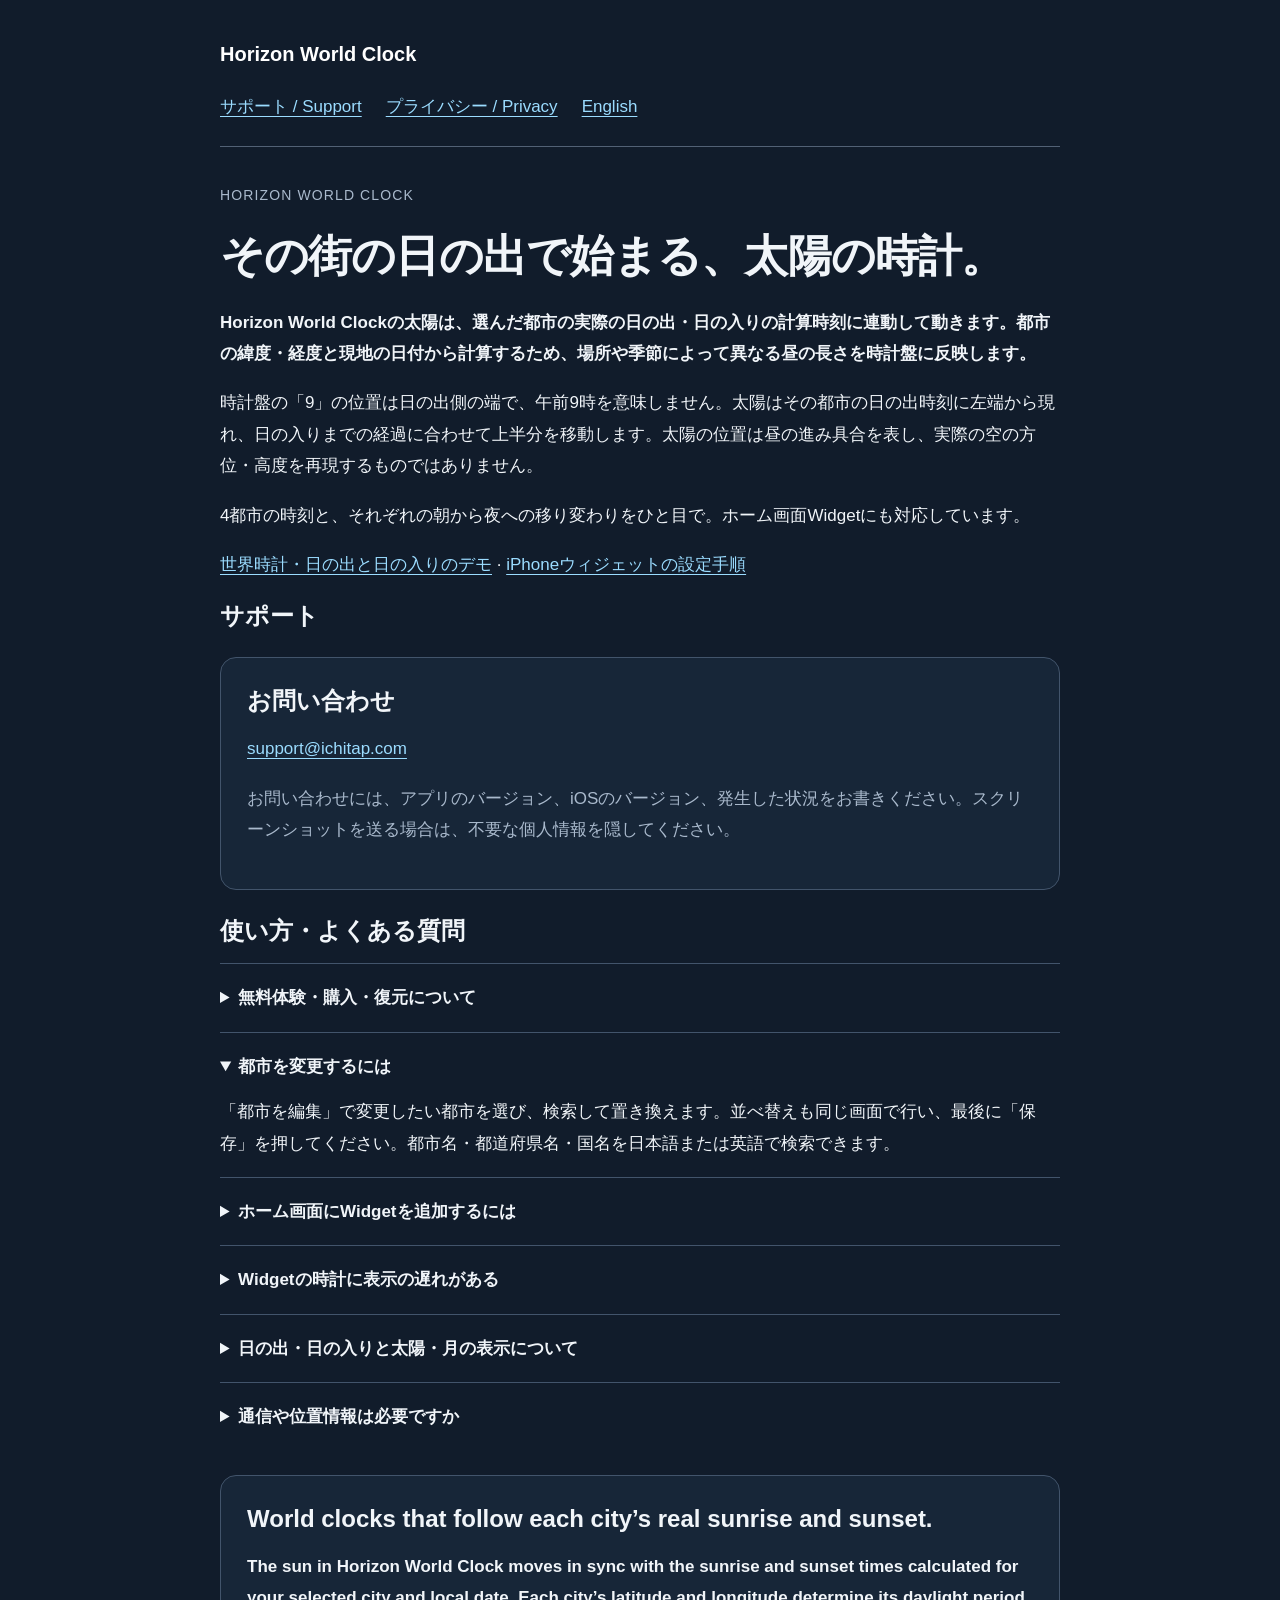
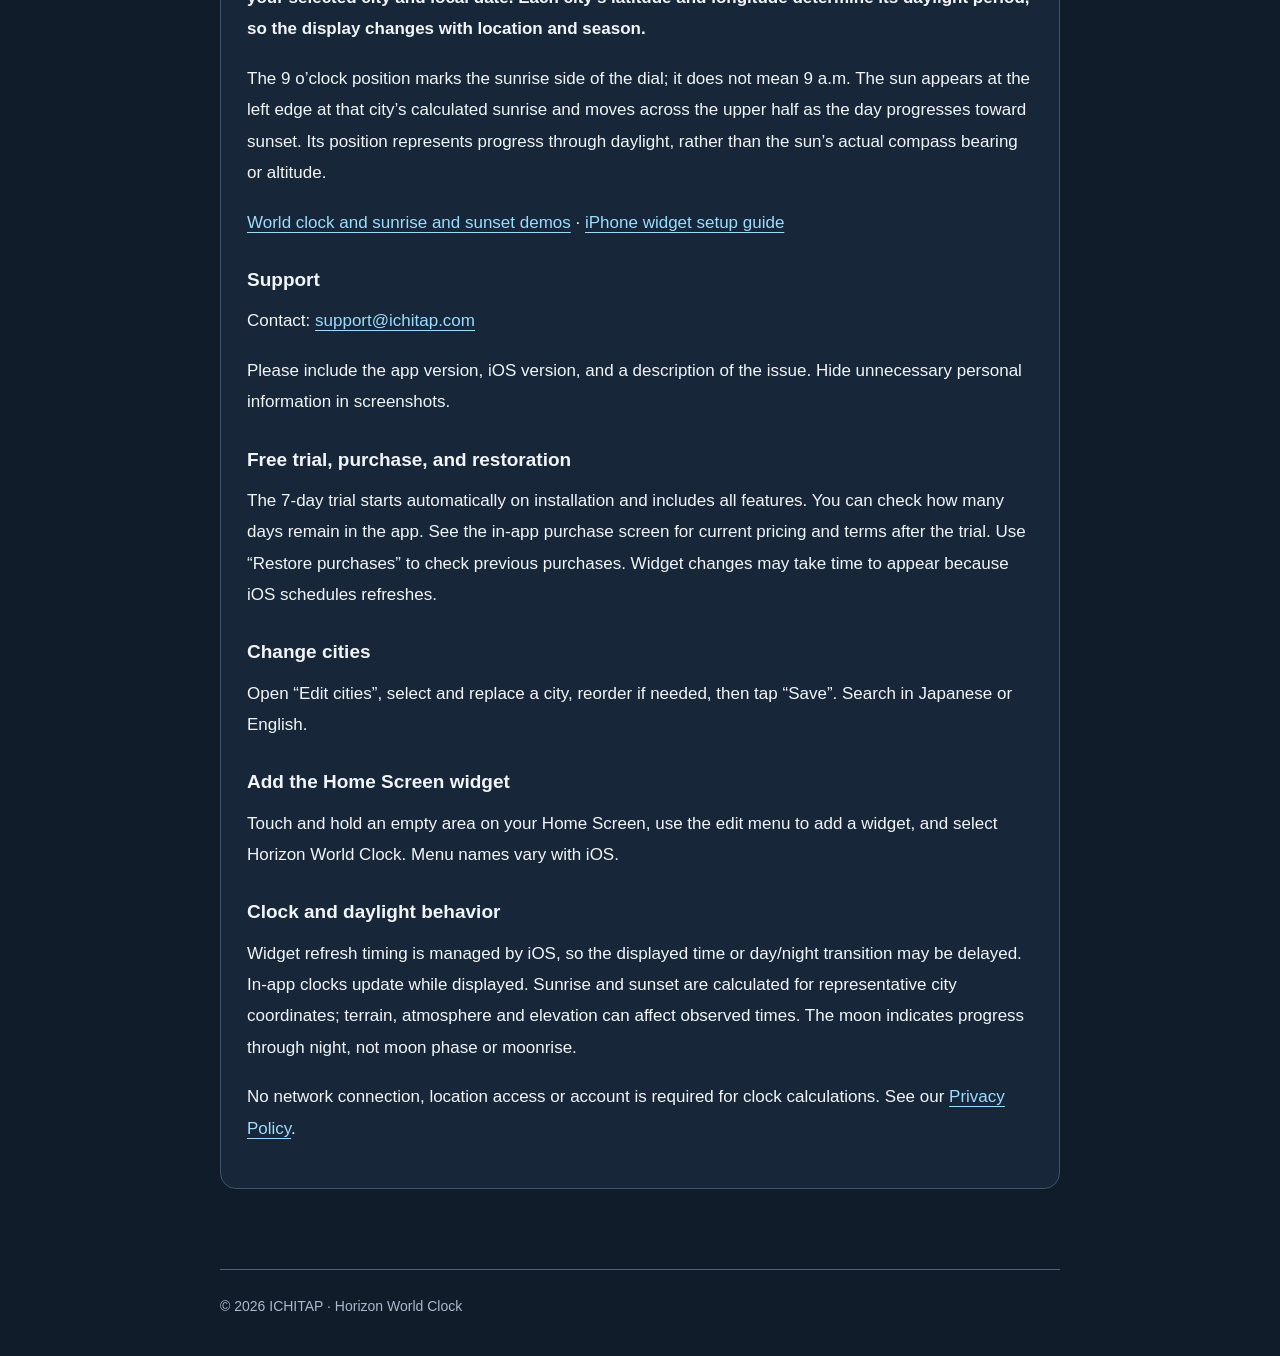
<file: index.html>
<!doctype html>
<html lang="ja"><head><meta charset="utf-8"><meta name="viewport" content="width=device-width,initial-scale=1"><title>Horizon World Clock</title><meta http-equiv="refresh" content="0;url=Horizon-World-Clock/"><script>location.replace("Horizon-World-Clock/"+location.hash);</script></head><body><p><a href="Horizon-World-Clock/">Horizon World Clock サポート / Support</a></p></body></html>
</file>
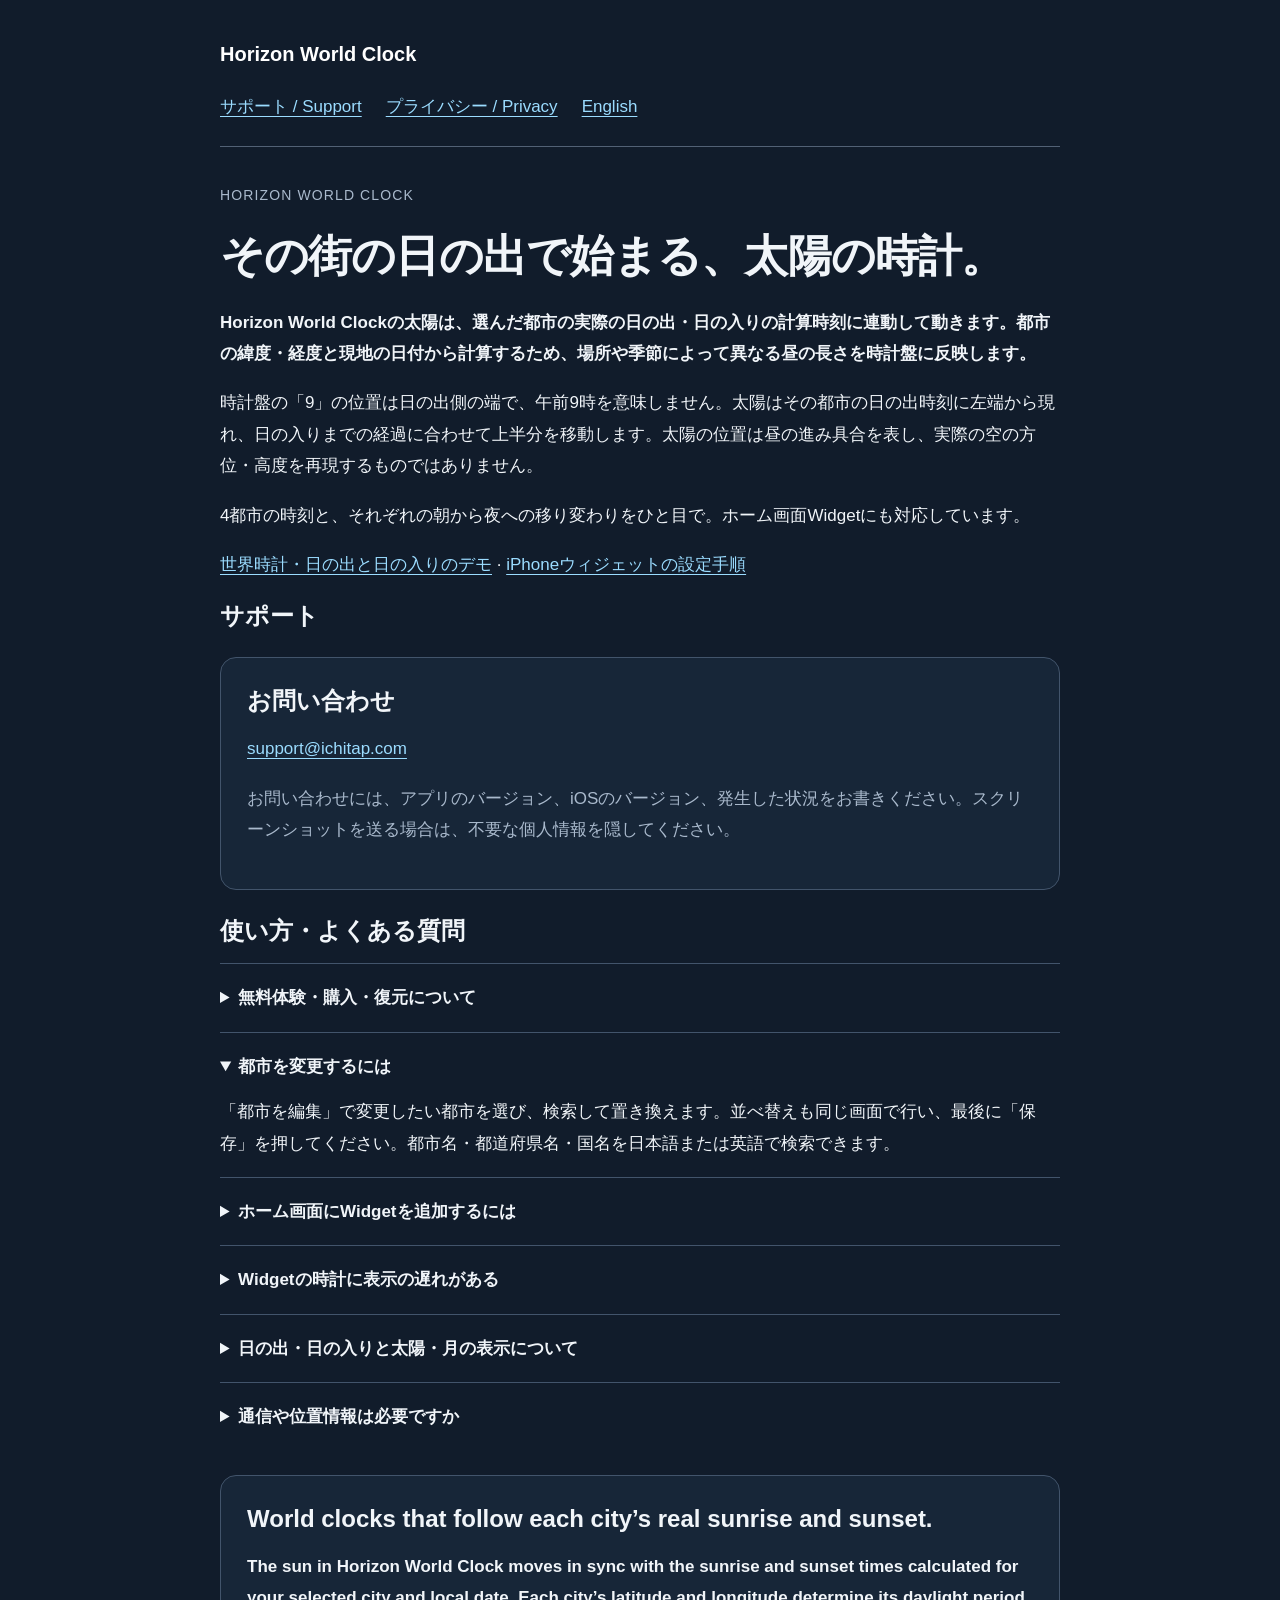
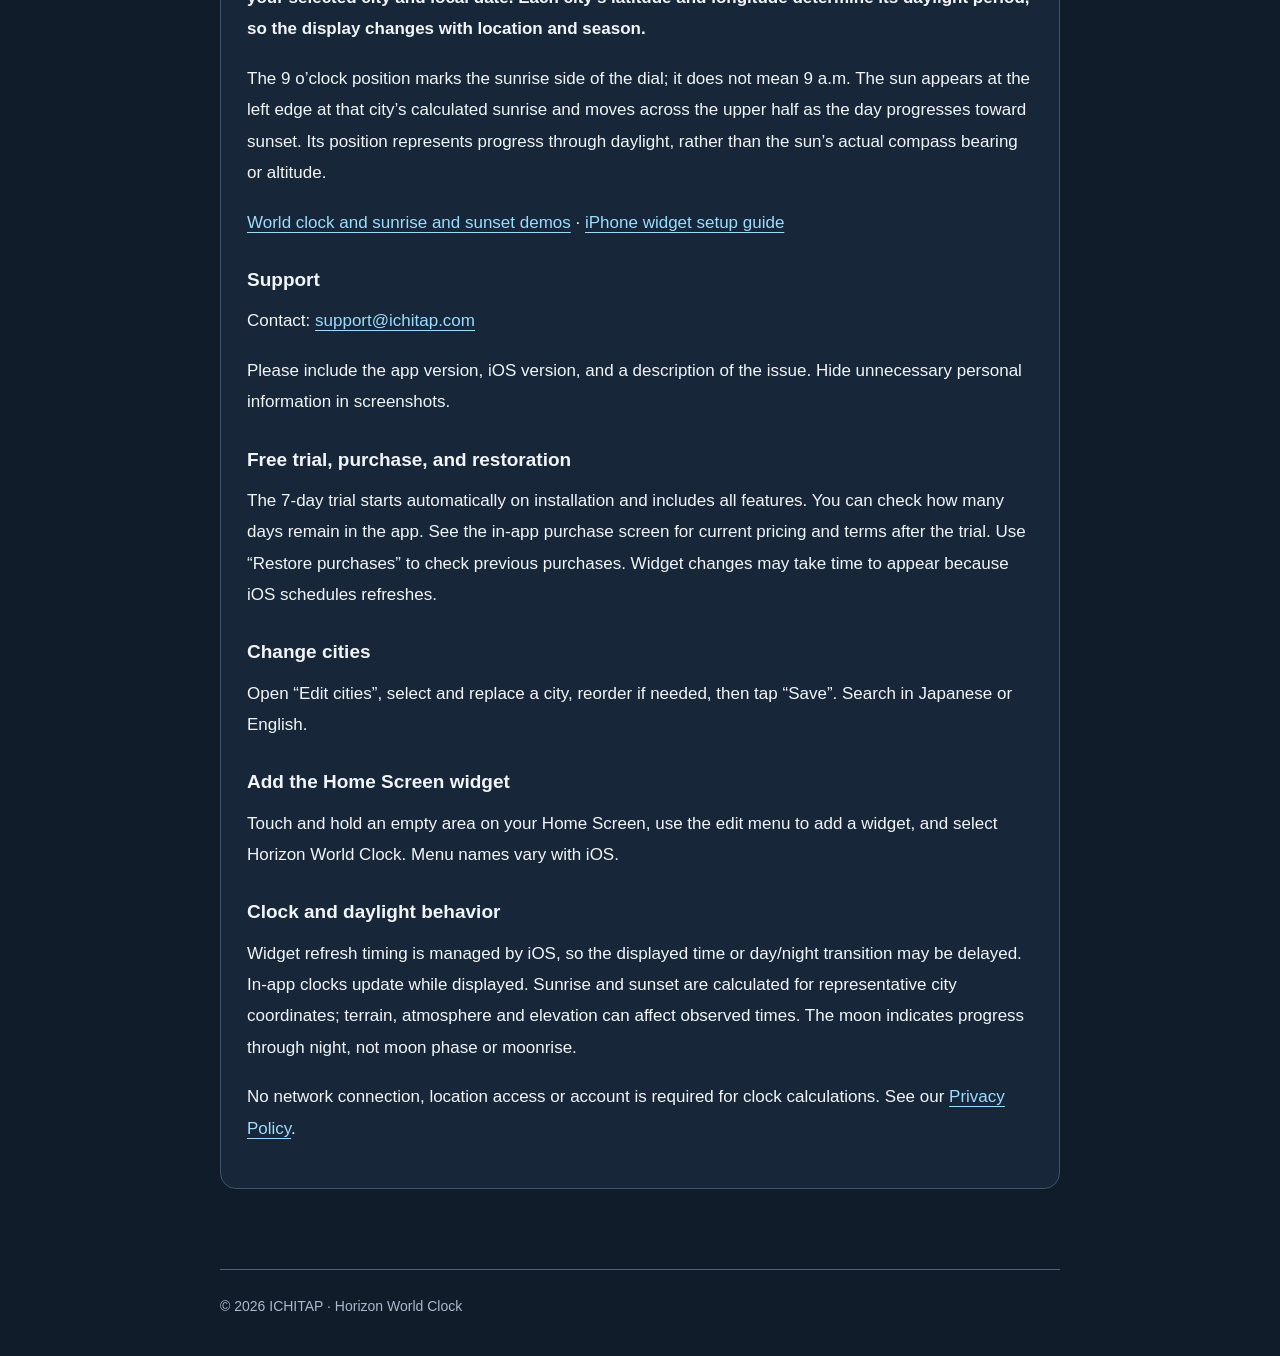
<file: Horizon-World-Clock/index.html>
<!doctype html>
<html lang="ja"><head><meta charset="utf-8"><meta name="viewport" content="width=device-width,initial-scale=1"><title>サポート | Horizon World Clock</title><meta name="description" content="各都市の日の出・日の入りに連動して太陽が動く世界時計。都市と季節で変わる昼夜を表示。使い方とお問い合わせ。"><link rel="stylesheet" href="styles.css"><link rel="canonical" href="https://support.ichitap.com/Horizon-World-Clock/"></head><body><header><a class="brand" href="./">Horizon World Clock</a><nav aria-label="Main"><a href="./">サポート / Support</a><a href="privacy.html">プライバシー / Privacy</a><a href="#english" lang="en">English</a></nav></header><main><p class="eyebrow">HORIZON WORLD CLOCK</p><h1>その街の日の出で始まる、太陽の時計。</h1><p><strong>Horizon World Clockの太陽は、選んだ都市の実際の日の出・日の入りの計算時刻に連動して動きます。都市の緯度・経度と現地の日付から計算するため、場所や季節によって異なる昼の長さを時計盤に反映します。</strong></p><p>時計盤の「9」の位置は日の出側の端で、午前9時を意味しません。太陽はその都市の日の出時刻に左端から現れ、日の入りまでの経過に合わせて上半分を移動します。太陽の位置は昼の進み具合を表し、実際の空の方位・高度を再現するものではありません。</p><p>4都市の時刻と、それぞれの朝から夜への移り変わりをひと目で。ホーム画面Widgetにも対応しています。</p><p><a href="overview/">世界時計・日の出と日の入りのデモ</a> · <a href="overview/iphone-world-clock-widget/">iPhoneウィジェットの設定手順</a></p><h2>サポート</h2>
<section class="card" aria-labelledby="contact"><h2 id="contact">お問い合わせ</h2><p class="contact"><a href="mailto:support@ichitap.com">support@ichitap.com</a></p><p class="muted">お問い合わせには、アプリのバージョン、iOSのバージョン、発生した状況をお書きください。スクリーンショットを送る場合は、不要な個人情報を隠してください。</p></section>
<section aria-labelledby="help"><h2 id="help">使い方・よくある質問</h2>
<details><summary>無料体験・購入・復元について</summary><p>無料体験はインストール時に自動で始まり、7日間は全機能を使えます。残り日数はアプリで確認できます。体験後の利用条件と価格はアプリ内の購入画面をご覧ください。以前の購入内容は「購入を復元」で確認できます。ウィジェットへの反映はiOSの更新時刻により遅れる場合があります。</p></details>
<details open><summary>都市を変更するには</summary><p>「都市を編集」で変更したい都市を選び、検索して置き換えます。並べ替えも同じ画面で行い、最後に「保存」を押してください。都市名・都道府県名・国名を日本語または英語で検索できます。</p></details>
<details><summary>ホーム画面にWidgetを追加するには</summary><p>iPhoneのホーム画面の空いている場所を長押しし、編集メニューからウィジェットを追加して「Horizon World Clock」を選びます。操作名はiOSのバージョンによって異なります。</p></details>
<details><summary>Widgetの時計に表示の遅れがある</summary><p>Widgetの更新時刻はiOSが管理するため、表示時刻や昼夜の切り替えが遅れる場合があります。アプリ内の時計は表示中に更新されます。</p></details>
<details><summary>日の出・日の入りと太陽・月の表示について</summary><p>Horizon World Clockの太陽は、選んだ都市の実際の日の出・日の入りの計算時刻に連動して動きます。都市の緯度・経度と現地の日付から計算するため、場所や季節によって異なる昼の長さを時計盤に反映します。時計盤の「9」の位置は日の出側の端で、午前9時を意味しません。太陽はその都市の日の出時刻に左端から現れ、日の入りまでの経過に合わせて上半分を移動します。太陽の位置は昼の進み具合を表し、実際の空の方位・高度を再現するものではありません。地形、大気、標高によって実際の見え方と異なります。月の位置は夜の進み具合を示し、月齢や月の出を示すものではありません。</p></details>
<details><summary>通信や位置情報は必要ですか</summary><p>時計の計算に通信・位置情報・アカウント登録は必要ありません。選択都市、表示言語、計算データは端末内に保存します。詳しくは<a href="privacy.html">プライバシーポリシー</a>をご覧ください。</p></details></section>
<section id="english" lang="en" class="card"><h2>World clocks that follow each city’s real sunrise and sunset.</h2><p><strong>The sun in Horizon World Clock moves in sync with the sunrise and sunset times calculated for your selected city and local date. Each city’s latitude and longitude determine its daylight period, so the display changes with location and season.</strong></p><p>The 9 o’clock position marks the sunrise side of the dial; it does not mean 9 a.m. The sun appears at the left edge at that city’s calculated sunrise and moves across the upper half as the day progresses toward sunset. Its position represents progress through daylight, rather than the sun’s actual compass bearing or altitude.</p><p><a href="overview/en/">World clock and sunrise and sunset demos</a> · <a href="overview/en/iphone-world-clock-widget/">iPhone widget setup guide</a></p><h3>Support</h3><p class="contact">Contact: <a href="mailto:support@ichitap.com">support@ichitap.com</a></p><p>Please include the app version, iOS version, and a description of the issue. Hide unnecessary personal information in screenshots.</p><h3>Free trial, purchase, and restoration</h3><p>The 7-day trial starts automatically on installation and includes all features. You can check how many days remain in the app. See the in-app purchase screen for current pricing and terms after the trial. Use “Restore purchases” to check previous purchases. Widget changes may take time to appear because iOS schedules refreshes.</p><h3>Change cities</h3><p>Open “Edit cities”, select and replace a city, reorder if needed, then tap “Save”. Search in Japanese or English.</p><h3>Add the Home Screen widget</h3><p>Touch and hold an empty area on your Home Screen, use the edit menu to add a widget, and select Horizon World Clock. Menu names vary with iOS.</p><h3>Clock and daylight behavior</h3><p>Widget refresh timing is managed by iOS, so the displayed time or day/night transition may be delayed. In-app clocks update while displayed. Sunrise and sunset are calculated for representative city coordinates; terrain, atmosphere and elevation can affect observed times. The moon indicates progress through night, not moon phase or moonrise.</p><p>No network connection, location access or account is required for clock calculations. See our <a href="privacy.html#english">Privacy Policy</a>.</p></section></main><footer>© 2026 ICHITAP · Horizon World Clock</footer></body></html>
</file>
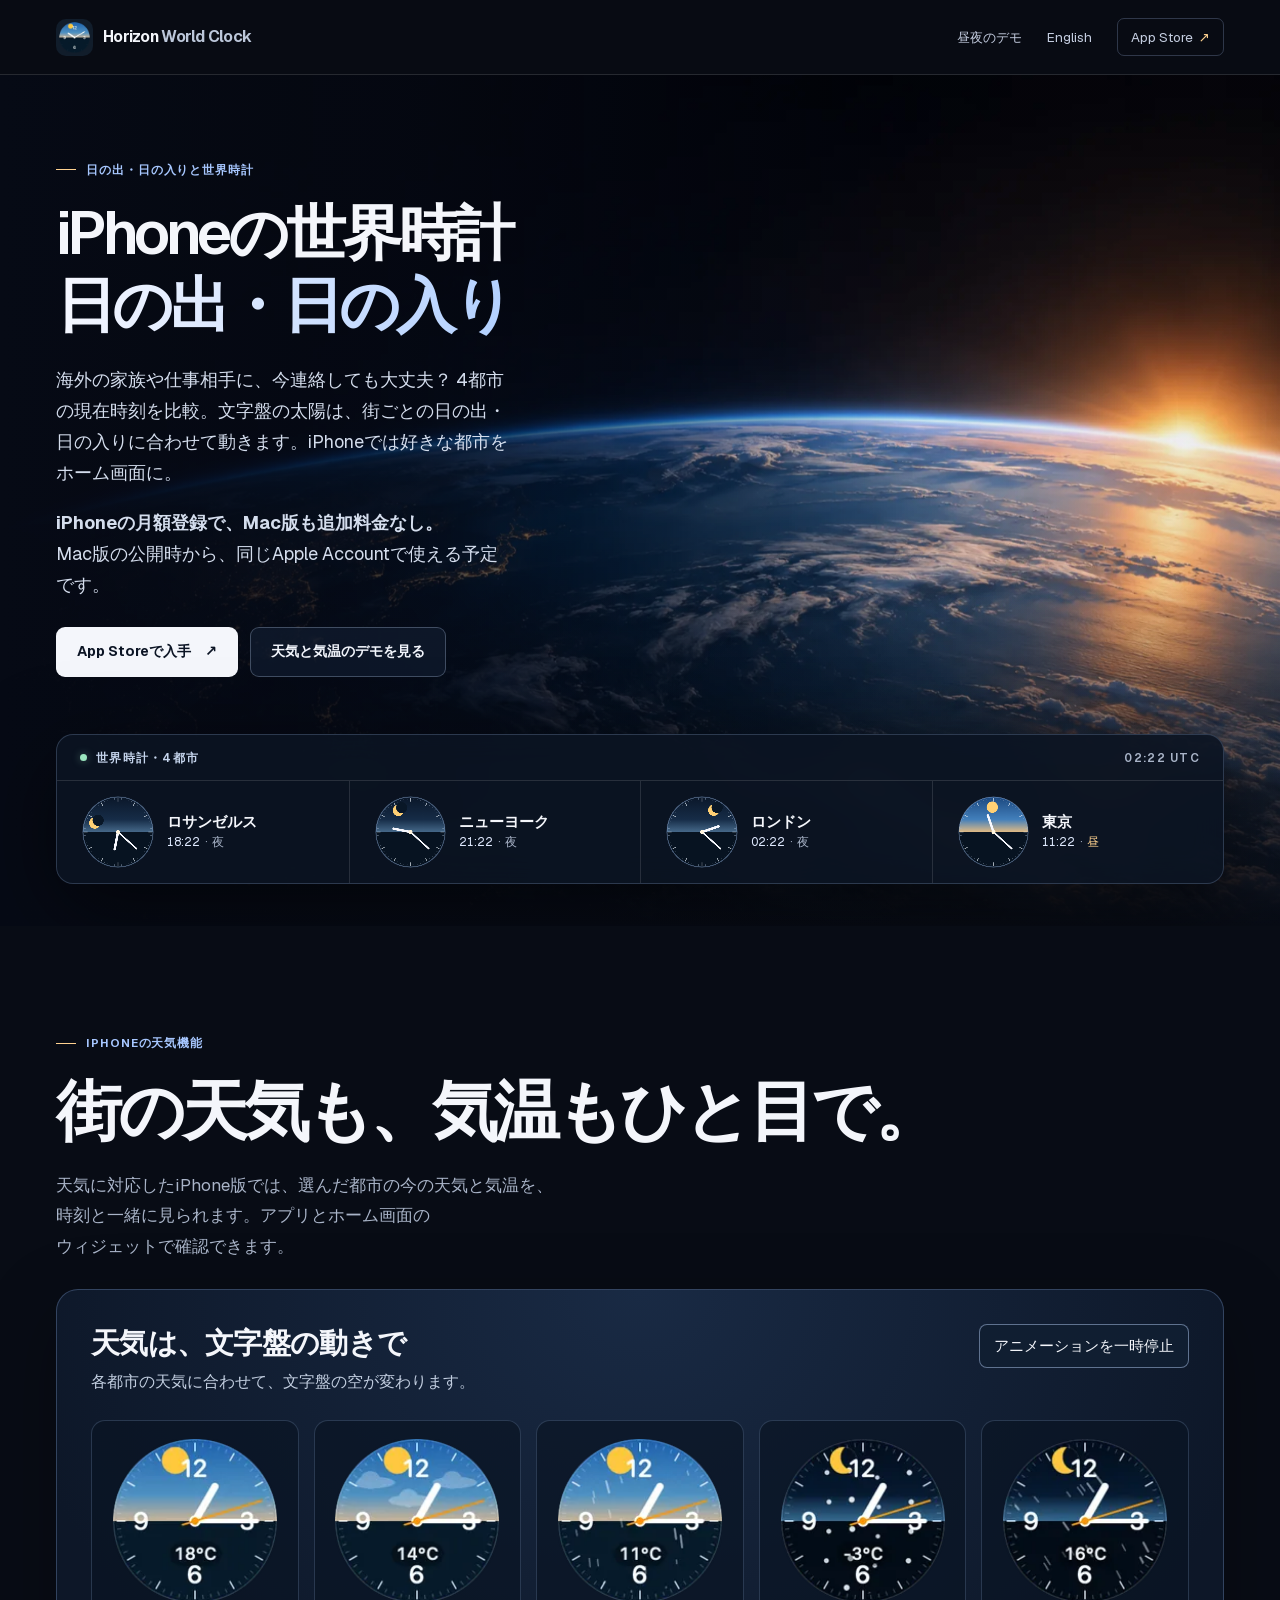
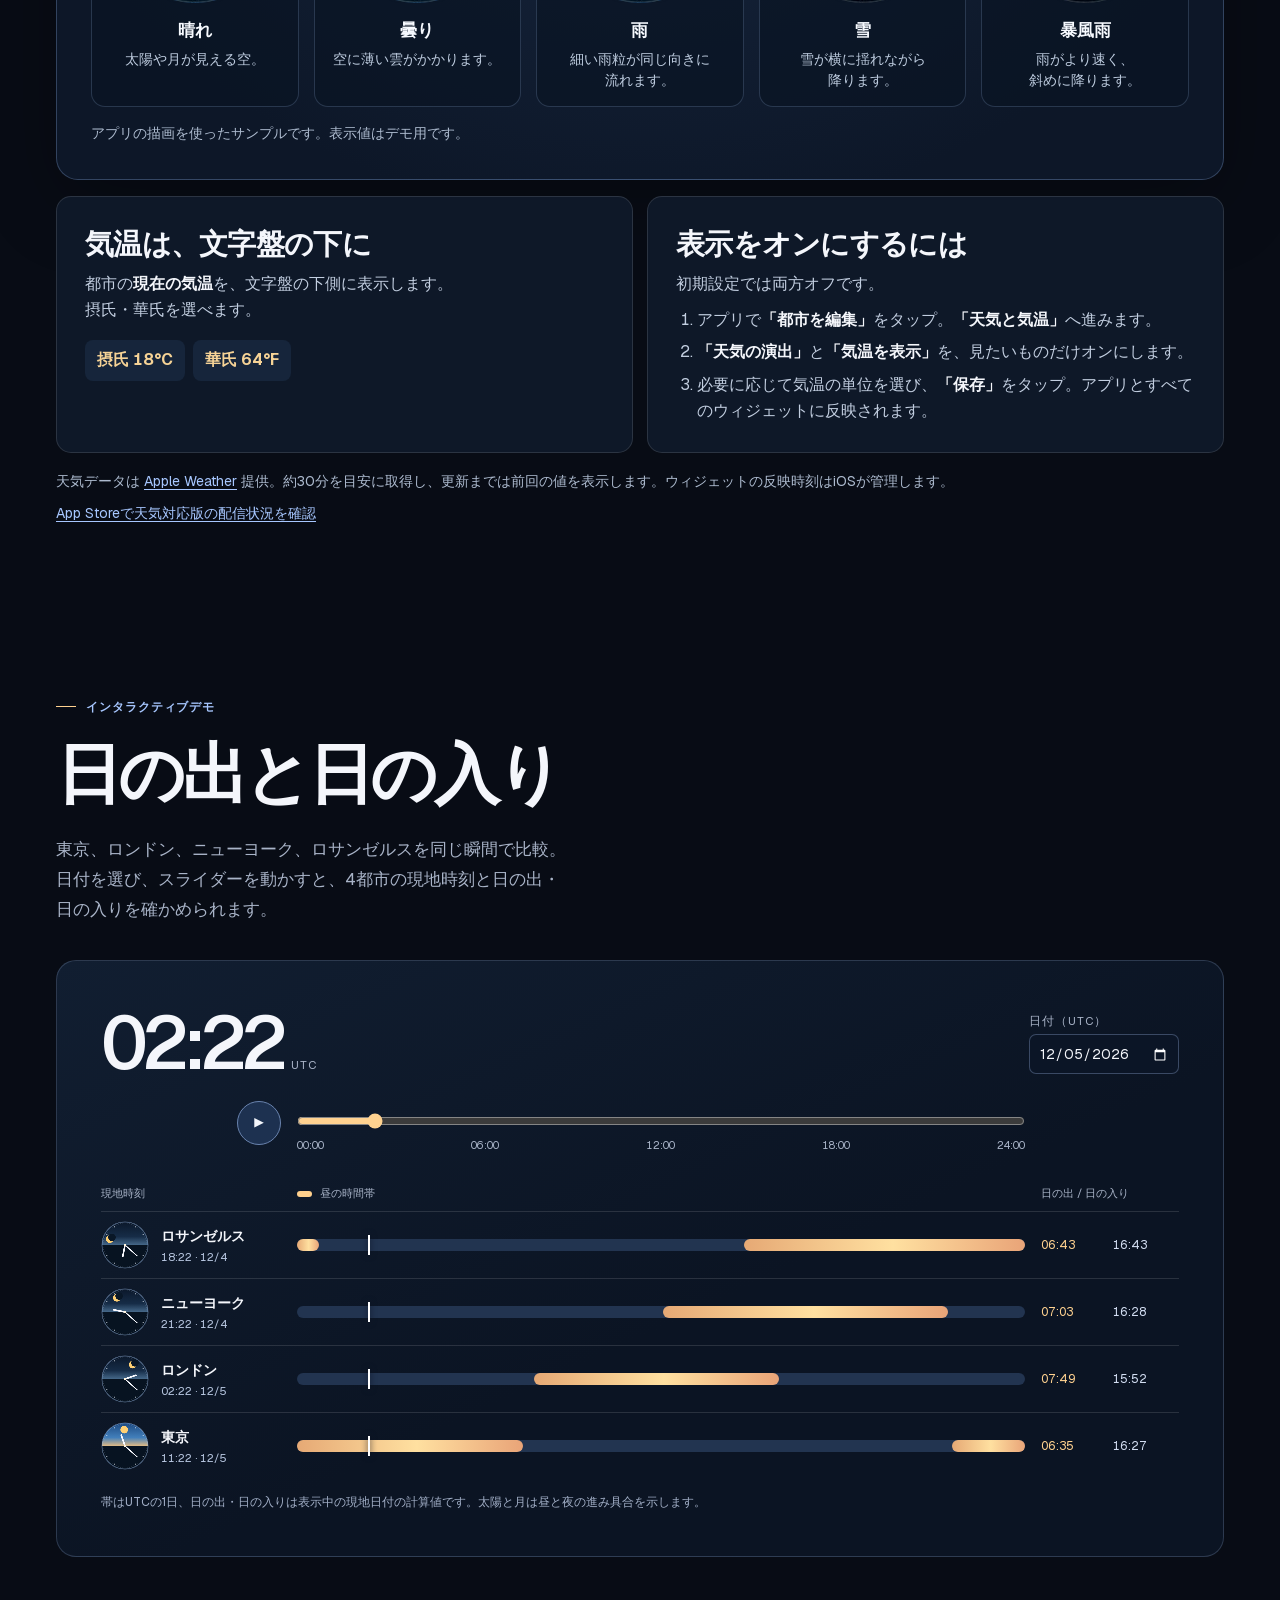
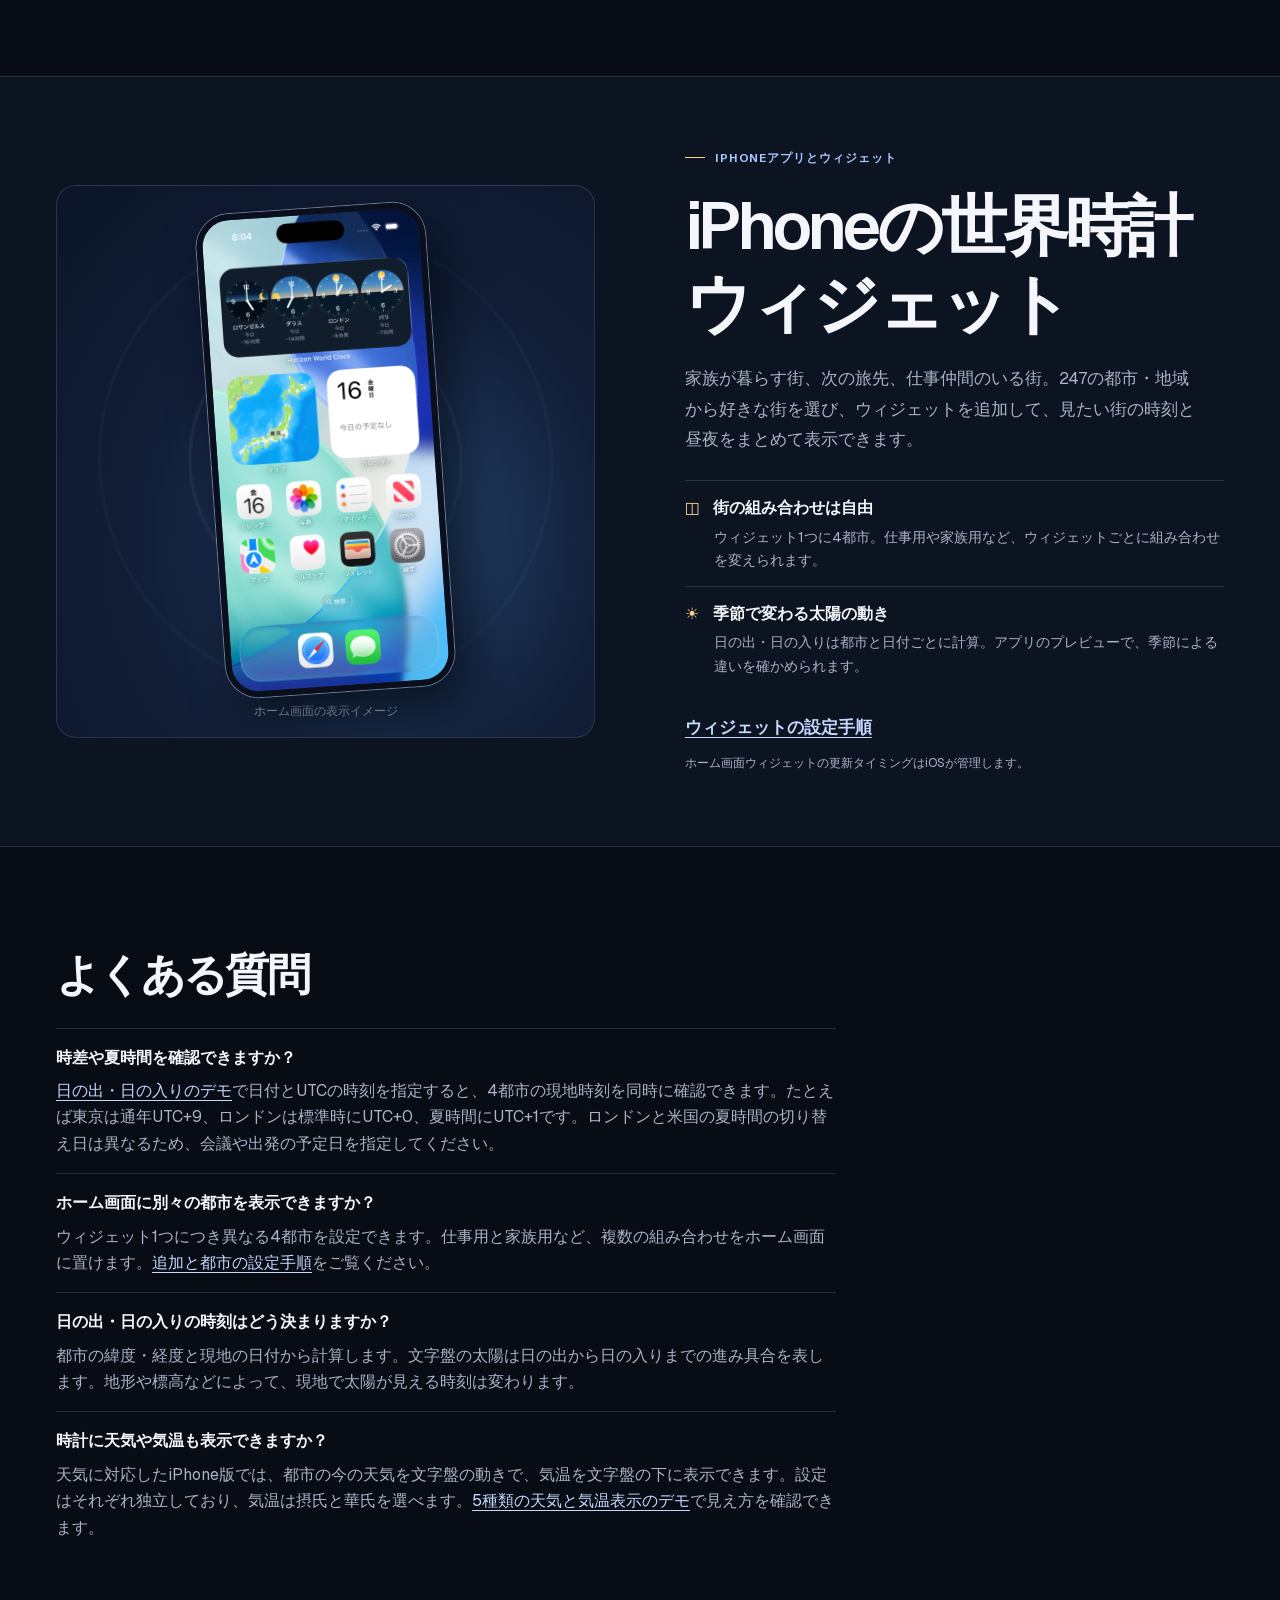
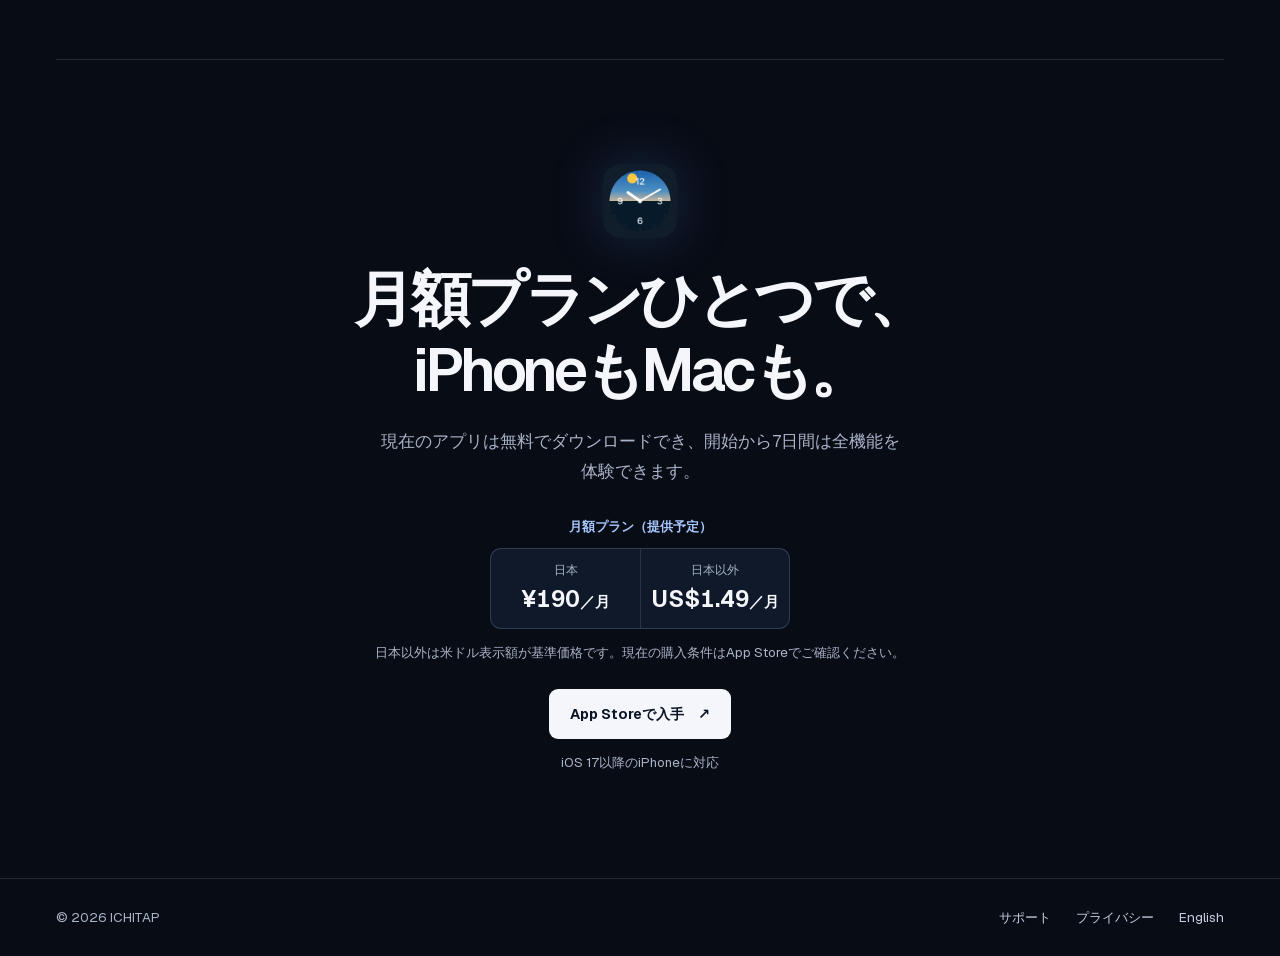
<file: Horizon-World-Clock/overview/index.html>
<!doctype html>
<html lang="ja">
<head>
  <meta charset="utf-8">
  <meta name="viewport" content="width=device-width, initial-scale=1">
  <meta name="theme-color" content="#080c15">
  <meta name="description" content="東京・ロンドン・ニューヨーク・ロサンゼルスの現在時刻を比較。iPhoneの世界時計アプリで、好きな4都市の時刻と日の出・日の入りをホーム画面へ。天気と気温のデモも試せます。">
  <title>世界時計アプリとiPhoneウィジェット | Horizon World Clock</title>
  <link rel="canonical" href="https://support.ichitap.com/Horizon-World-Clock/overview/">
  <link rel="alternate" hreflang="ja" href="https://support.ichitap.com/Horizon-World-Clock/overview/">
  <link rel="alternate" hreflang="en" href="https://support.ichitap.com/Horizon-World-Clock/overview/en/">
  <link rel="alternate" hreflang="x-default" href="https://support.ichitap.com/Horizon-World-Clock/overview/en/">
  <link rel="icon" type="image/webp" href="assets/icon.webp">
  <meta property="og:type" content="website">
  <meta property="og:title" content="世界時計アプリとiPhoneウィジェット | Horizon World Clock">
  <meta property="og:description" content="東京・ロンドン・ニューヨーク・ロサンゼルスの現在時刻を比較。iPhoneの世界時計アプリで、好きな4都市の時刻と日の出・日の入りをホーム画面へ。天気と気温のデモも試せます。">
  <meta property="og:url" content="https://support.ichitap.com/Horizon-World-Clock/overview/">
  <meta property="og:image" content="https://support.ichitap.com/Horizon-World-Clock/overview/assets/share.jpg">
  <meta property="og:locale" content="ja_JP">
  <meta name="twitter:card" content="summary_large_image">
  <link rel="stylesheet" href="styles.css?v=search-20261119">
  <script src="clock.js" defer></script>
  <script src="weather.js?v=20261119" defer></script>
  <script type="application/ld+json">
{
  "@context": "https://schema.org",
  "@graph": [
    {
      "@type": "WebPage",
      "@id": "https://support.ichitap.com/Horizon-World-Clock/overview/#webpage",
      "url": "https://support.ichitap.com/Horizon-World-Clock/overview/",
      "name": "世界時計アプリとiPhoneウィジェット | Horizon World Clock",
      "description": "東京・ロンドン・ニューヨーク・ロサンゼルスの現在時刻を比較。iPhoneの世界時計アプリで、好きな4都市の時刻と日の出・日の入りをホーム画面へ。天気と気温のデモも試せます。",
      "inLanguage": "ja",
      "publisher": {
        "@type": "Organization",
        "name": "ICHITAP"
      },
      "mainEntity": {
        "@id": "https://support.ichitap.com/Horizon-World-Clock/#app"
      }
    },
    {
      "@type": "SoftwareApplication",
      "@id": "https://support.ichitap.com/Horizon-World-Clock/#app",
      "name": "Horizon World Clock",
      "url": "https://support.ichitap.com/Horizon-World-Clock/overview/",
      "description": "iPhoneの世界時計アプリ。現地時刻、日の出・日の入り、ホーム画面ウィジェット。",
      "operatingSystem": "iOS 17 or later",
      "applicationCategory": "UtilitiesApplication",
      "downloadUrl": "https://apps.apple.com/jp/app/horizon-world-clock/id6823687302",
      "publisher": {
        "@type": "Organization",
        "name": "ICHITAP"
      },
      "inLanguage": [
        "ja",
        "en"
      ],
      "image": "https://support.ichitap.com/Horizon-World-Clock/overview/assets/share.jpg"
    }
  ]
}
  </script>
</head>
<body>
  <a class="skip-link" href="#main">本文へ移動</a>
  <header class="header">
    <div class="shell header-inner">
      <a class="brand" href="./">
        <img src="assets/icon.webp" width="37" height="37" alt="">
        <span>Horizon<span class="brand-secondary"> World Clock</span></span>
      </a>
      <nav class="nav" aria-label="メインメニュー">
        <a class="nav-demo" href="#daylight">昼夜のデモ</a>
        <a class="language" lang="en" hreflang="en" href="en/">English</a>
        <a class="nav-store" href="https://apps.apple.com/jp/app/horizon-world-clock/id6823687302">App Store <span aria-hidden="true">↗</span></a>
      </nav>
    </div>
  </header>
  <main id="main">
    <section class="hero" aria-labelledby="hero-title">
      <picture class="hero-image" aria-hidden="true">
        <source media="(max-width: 600px)" srcset="assets/orbit-mobile.webp">
        <img src="assets/orbit.webp" alt="" fetchpriority="high">
      </picture>
      <div class="shell hero-inner">
        <div class="hero-copy">
          <p class="eyebrow"><span class="eyebrow-line"></span>日の出・日の入りと世界時計</p>
          <h1 id="hero-title"><span class="heading-phrase">iPhoneの世界時計</span><em><span class="heading-phrase">日の出・日の入り</span></em></h1>
          <p class="hero-intro">海外の家族や仕事相手に、今連絡しても大丈夫？ 4都市の現在時刻を比較。文字盤の太陽は、街ごとの日の出・日の入りに合わせて動きます。iPhoneでは好きな都市をホーム画面に。</p>
          <p class="hero-intro"><strong>iPhoneの月額登録で、<wbr><span style="white-space: nowrap">Mac版も追加料金なし。</span></strong><br>Mac版の公開時から、同じApple Accountで使える予定です。</p>
          <div class="actions">
            <a class="button button-primary" href="https://apps.apple.com/jp/app/horizon-world-clock/id6823687302">App Storeで入手 <span aria-hidden="true">↗</span></a>
            <a class="button button-quiet" href="#weather">天気と気温のデモを見る</a>
          </div>
        </div>
        <div class="live-panel" aria-label="4都市の現在時刻">
          <div class="live-heading"><span><i aria-hidden="true"></i>世界時計・4都市</span><time id="live-utc">UTC</time></div>
          <ul id="live-clocks" class="live-clocks"><li class="clock" data-city="la">
          <canvas width="216" height="216" aria-hidden="true"></canvas>
          <span class="clock-city">ロサンゼルス</span>
          <span class="clock-reading"><time>–:–</time><span aria-hidden="true">·</span><span class="clock-phase">—</span></span>
        </li>
        <li class="clock" data-city="ny">
          <canvas width="216" height="216" aria-hidden="true"></canvas>
          <span class="clock-city">ニューヨーク</span>
          <span class="clock-reading"><time>–:–</time><span aria-hidden="true">·</span><span class="clock-phase">—</span></span>
        </li>
        <li class="clock" data-city="london">
          <canvas width="216" height="216" aria-hidden="true"></canvas>
          <span class="clock-city">ロンドン</span>
          <span class="clock-reading"><time>–:–</time><span aria-hidden="true">·</span><span class="clock-phase">—</span></span>
        </li>
        <li class="clock" data-city="tokyo">
          <canvas width="216" height="216" aria-hidden="true"></canvas>
          <span class="clock-city">東京</span>
          <span class="clock-reading"><time>–:–</time><span aria-hidden="true">·</span><span class="clock-phase">—</span></span>
        </li>
        </ul>
          <noscript><p>世界時刻の表示にはJavaScriptが必要です。</p></noscript>
        </div>
      </div>
    </section>

    <section class="weather shell" id="weather" aria-labelledby="weather-title">
      <div class="section-intro">
        <p class="eyebrow"><span class="eyebrow-line"></span>iPhoneの天気機能</p>
        <h2 id="weather-title"><span>街の天気も、</span><span>気温もひと目で。</span></h2>
        <p><span class="weather-phrase">天気に対応したiPhone版では、</span><span class="weather-phrase">選んだ都市の今の天気と気温を、</span><span class="weather-phrase">時刻と一緒に見られます。</span><span class="weather-phrase">アプリとホーム画面の</span><span class="weather-phrase">ウィジェットで確認できます。</span></p>
      </div>
      <div class="weather-showcase">
        <div class="weather-showcase-head">
          <div>
            <h3>天気は、文字盤の動きで</h3>
            <p>各都市の天気に合わせて、文字盤の空が変わります。</p>
          </div>
          <button class="weather-motion" type="button" data-play="アニメーションを再生" data-pause="アニメーションを一時停止" hidden>アニメーションを再生</button>
        </div>
        <ul class="weather-cards">
          <li class="weather-tile">
            <div class="weather-face" aria-hidden="true">
              <img src="assets/weather/clear.webp" alt="" width="224" height="224" loading="lazy">
              <canvas width="160" height="160" data-weather-sprite="assets/weather/clear-motion.webp" hidden></canvas>
            </div>
            <div><strong>晴れ</strong><small><span>太陽や月が</span><span>見える空。</span></small></div>
          </li>
          <li class="weather-tile">
            <div class="weather-face" aria-hidden="true">
              <img src="assets/weather/cloud.webp" alt="" width="224" height="224" loading="lazy">
              <canvas width="160" height="160" data-weather-sprite="assets/weather/cloud-motion.webp" hidden></canvas>
            </div>
            <div><strong>曇り</strong><small><span>空に薄い雲が</span><span>かかります。</span></small></div>
          </li>
          <li class="weather-tile">
            <div class="weather-face" aria-hidden="true">
              <img src="assets/weather/rain.webp" alt="" width="224" height="224" loading="lazy">
              <canvas width="160" height="160" data-weather-sprite="assets/weather/rain-motion.webp" hidden></canvas>
            </div>
            <div><strong>雨</strong><small><span>細い雨粒が</span><span>同じ向きに</span><span>流れます。</span></small></div>
          </li>
          <li class="weather-tile">
            <div class="weather-face" aria-hidden="true">
              <img src="assets/weather/snow.webp" alt="" width="224" height="224" loading="lazy">
              <canvas width="160" height="160" data-weather-sprite="assets/weather/snow-motion.webp" hidden></canvas>
            </div>
            <div><strong>雪</strong><small><span>雪が横に</span><span>揺れながら</span><span>降ります。</span></small></div>
          </li>
          <li class="weather-tile">
            <div class="weather-face" aria-hidden="true">
              <img src="assets/weather/storm.webp" alt="" width="224" height="224" loading="lazy">
              <canvas width="160" height="160" data-weather-sprite="assets/weather/storm-motion.webp" hidden></canvas>
            </div>
            <div><strong>暴風雨</strong><small><span>雨がより速く、</span><span>斜めに降ります。</span></small></div>
          </li>
        </ul>
        <p class="weather-sample"><span class="weather-phrase">アプリの描画を使ったサンプルです。</span><span class="weather-phrase">表示値はデモ用です。</span></p>
      </div>
      <div class="weather-guide">
        <div>
          <h3>気温は、文字盤の下に</h3>
          <p><span class="weather-phrase">都市の<strong>現在の気温</strong>を、</span><span class="weather-phrase">文字盤の下側に表示します。</span><span class="weather-phrase">摂氏・華氏を選べます。</span></p>
          <div class="weather-unit-example"><span>摂氏 18°C</span><span>華氏 64°F</span></div>
        </div>
        <div>
          <h3>表示をオンにするには</h3>
          <p>初期設定では両方オフです。</p>
          <ol>
            <li>アプリで<span class="weather-phrase"><strong>「都市を編集」</strong>をタップ。</span><span class="weather-phrase"><strong>「天気と気温」</strong>へ進みます。</span></li>
            <li><strong>「天気の演出」</strong>と<strong>「気温を表示」</strong>を、見たいものだけオンにします。</li>
            <li>必要に応じて気温の単位を選び、<strong>「保存」</strong>をタップ。アプリとすべてのウィジェットに反映されます。</li>
          </ol>
        </div>
      </div>
      <p class="weather-source">天気データは <a href="https://weatherkit.apple.com/legal-attribution.html">Apple Weather</a> 提供。約30分を目安に取得し、更新までは前回の値を表示します。ウィジェットの反映時刻はiOSが管理します。</p>
      <p class="weather-availability"><a href="https://apps.apple.com/jp/app/horizon-world-clock/id6823687302">App Storeで天気対応版の配信状況を確認</a></p>
    </section>

    <section class="daylight shell" id="daylight" aria-labelledby="daylight-title">
      <div class="section-intro">
        <p class="eyebrow"><span class="eyebrow-line"></span>インタラクティブデモ</p>
        <h2 id="daylight-title"><span class="heading-phrase">日の出と日の入り</span></h2>
        <p>東京、ロンドン、ニューヨーク、ロサンゼルスを同じ瞬間で比較。日付を選び、スライダーを動かすと、4都市の現地時刻と日の出・日の入りを確かめられます。</p>
      </div>
      <div class="demo" id="demo">
        <div class="demo-head">
          <div class="demo-clock"><output for="scrub" id="utc-time" aria-live="off">12:00</output><span>UTC</span></div>
          <label class="date-control"><span>日付（UTC）</span><input type="date" id="demo-date" min="2000-01-01" max="2099-12-31" disabled></label>
        </div>
        <div class="timeline-controls">
          <button type="button" class="play" id="play" aria-label="再生" disabled><span aria-hidden="true">▶</span></button>
          <div class="scrubber">
            <input type="range" id="scrub" min="0" max="1439" step="1" value="720" aria-label="デモの時刻（UTC）" disabled>
            <div class="ticks" aria-hidden="true"><span>00:00</span><span>06:00</span><span>12:00</span><span>18:00</span><span>24:00</span></div>
          </div>
        </div>
        <div class="demo-legend"><span>現地時刻</span><span class="legend-day">昼の時間帯</span><span>日の出 / 日の入り</span></div>
        <ul class="demo-rows"><li class="demo-row" data-city="la">
          <div class="demo-place"><canvas width="144" height="144" aria-hidden="true"></canvas><div><strong>ロサンゼルス</strong><time>–:–</time></div></div>
          <div class="demo-track" aria-hidden="true"></div>
          <div class="demo-solar"><span class="sunrise">—</span><span class="sunset">—</span></div>
        </li>
        <li class="demo-row" data-city="ny">
          <div class="demo-place"><canvas width="144" height="144" aria-hidden="true"></canvas><div><strong>ニューヨーク</strong><time>–:–</time></div></div>
          <div class="demo-track" aria-hidden="true"></div>
          <div class="demo-solar"><span class="sunrise">—</span><span class="sunset">—</span></div>
        </li>
        <li class="demo-row" data-city="london">
          <div class="demo-place"><canvas width="144" height="144" aria-hidden="true"></canvas><div><strong>ロンドン</strong><time>–:–</time></div></div>
          <div class="demo-track" aria-hidden="true"></div>
          <div class="demo-solar"><span class="sunrise">—</span><span class="sunset">—</span></div>
        </li>
        <li class="demo-row" data-city="tokyo">
          <div class="demo-place"><canvas width="144" height="144" aria-hidden="true"></canvas><div><strong>東京</strong><time>–:–</time></div></div>
          <div class="demo-track" aria-hidden="true"></div>
          <div class="demo-solar"><span class="sunrise">—</span><span class="sunset">—</span></div>
        </li>
        </ul>
        <p class="demo-note">帯はUTCの1日、日の出・日の入りは表示中の現地日付の計算値です。太陽と月は昼と夜の進み具合を示します。</p>
        <noscript><p class="demo-note">デモの操作にはJavaScriptが必要です。</p></noscript>
      </div>
    </section>

    <section class="product" id="widgets" aria-labelledby="widgets-title">
      <div class="shell product-inner">
        <div class="device-stage">
          <div class="stage-glow" aria-hidden="true"></div>
          <figure class="home-screen">
            <div class="phone">
              <img src="assets/iphone-widget-current-ja.webp" width="900" height="1957" alt="iPhoneのホーム画面上部にあるHorizon World Clockのウィジェット。昼の青い空と夜の濃紺の空が4都市の時計に表示されています。" loading="lazy">
            </div>
            <figcaption>ホーム画面の表示イメージ</figcaption>
          </figure>
        </div>
        <div class="product-copy">
          <p class="eyebrow"><span class="eyebrow-line"></span>iPhoneアプリとウィジェット</p>
          <h2 id="widgets-title"><span class="heading-phrase">iPhoneの世界時計</span><br><span class="heading-phrase">ウィジェット</span></h2>
          <p>家族が暮らす街、次の旅先、仕事仲間のいる街。247の都市・地域から好きな街を選び、ウィジェットを追加して、見たい街の時刻と昼夜をまとめて表示できます。</p>
          <dl class="product-details">
            <div><dt><span aria-hidden="true">◫</span>街の組み合わせは自由</dt><dd>ウィジェット1つに4都市。仕事用や家族用など、ウィジェットごとに組み合わせを変えられます。</dd></div>
            <div><dt><span aria-hidden="true">☀</span>季節で変わる太陽の動き</dt><dd>日の出・日の入りは都市と日付ごとに計算。アプリのプレビューで、季節による違いを確かめられます。</dd></div>
          </dl>
          <p class="widget-guide-link"><a class="text-link" href="iphone-world-clock-widget/">ウィジェットの設定手順</a></p>
          <p class="widget-refresh">ホーム画面ウィジェットの更新タイミングはiOSが管理します。</p>
        </div>
      </div>
    </section>

    <section class="answers shell" id="questions" aria-labelledby="questions-title">
      <h2 id="questions-title">よくある質問</h2>
      <dl>
          <div><dt>時差や夏時間を確認できますか？</dt><dd><a href="#daylight">日の出・日の入りのデモ</a>で日付とUTCの時刻を指定すると、4都市の現地時刻を同時に確認できます。たとえば東京は通年UTC+9、ロンドンは標準時にUTC+0、夏時間にUTC+1です。ロンドンと米国の夏時間の切り替え日は異なるため、会議や出発の予定日を指定してください。</dd></div>
          <div><dt>ホーム画面に別々の都市を表示できますか？</dt><dd>ウィジェット1つにつき異なる4都市を設定できます。仕事用と家族用など、複数の組み合わせをホーム画面に置けます。<a href="iphone-world-clock-widget/">追加と都市の設定手順</a>をご覧ください。</dd></div>
          <div><dt>日の出・日の入りの時刻はどう決まりますか？</dt><dd>都市の緯度・経度と現地の日付から計算します。文字盤の太陽は日の出から日の入りまでの進み具合を表します。地形や標高などによって、現地で太陽が見える時刻は変わります。</dd></div>
          <div><dt>時計に天気や気温も表示できますか？</dt><dd>天気に対応したiPhone版では、都市の今の天気を文字盤の動きで、気温を文字盤の下に表示できます。設定はそれぞれ独立しており、気温は摂氏と華氏を選べます。<a href="#weather">5種類の天気と気温表示のデモ</a>で見え方を確認できます。</dd></div>
      </dl>
    </section>

    <section class="download shell" id="download" aria-labelledby="download-title">
      <img src="assets/icon.webp" width="74" height="74" alt="" loading="lazy">
      <h2 id="download-title"><span>月額プランひとつで、</span><wbr><span>iPhoneもMacも。</span></h2>
      <p>現在のアプリは無料でダウンロードでき、開始から7日間は全機能を体験できます。</p>
      <p class="price-label" id="subscription-pricing">月額プラン（提供予定）</p>
      <dl class="pricing" aria-labelledby="subscription-pricing">
        <div><dt>日本</dt><dd>¥190<span style="font-size: .66em">／月</span></dd></div>
        <div><dt>日本以外</dt><dd>US$1.49<span style="font-size: .66em">／月</span></dd></div>
      </dl>
      <small>日本以外は米ドル表示額が基準価格です。現在の購入条件はApp Storeでご確認ください。</small>
      <a class="button button-primary" href="https://apps.apple.com/jp/app/horizon-world-clock/id6823687302">App Storeで入手 <span aria-hidden="true">↗</span></a>
      <small>iOS 17以降のiPhoneに対応</small>
    </section>
  </main>
  <footer class="footer">
    <div class="shell footer-inner">
      <small>© 2026 ICHITAP</small>
      <nav aria-label="フッター">
        <a href="../">サポート</a>
        <a href="../privacy.html">プライバシー</a>
        <a lang="en" hreflang="en" href="en/">English</a>
      </nav>
    </div>
  </footer>
</body>
</html>
</file>
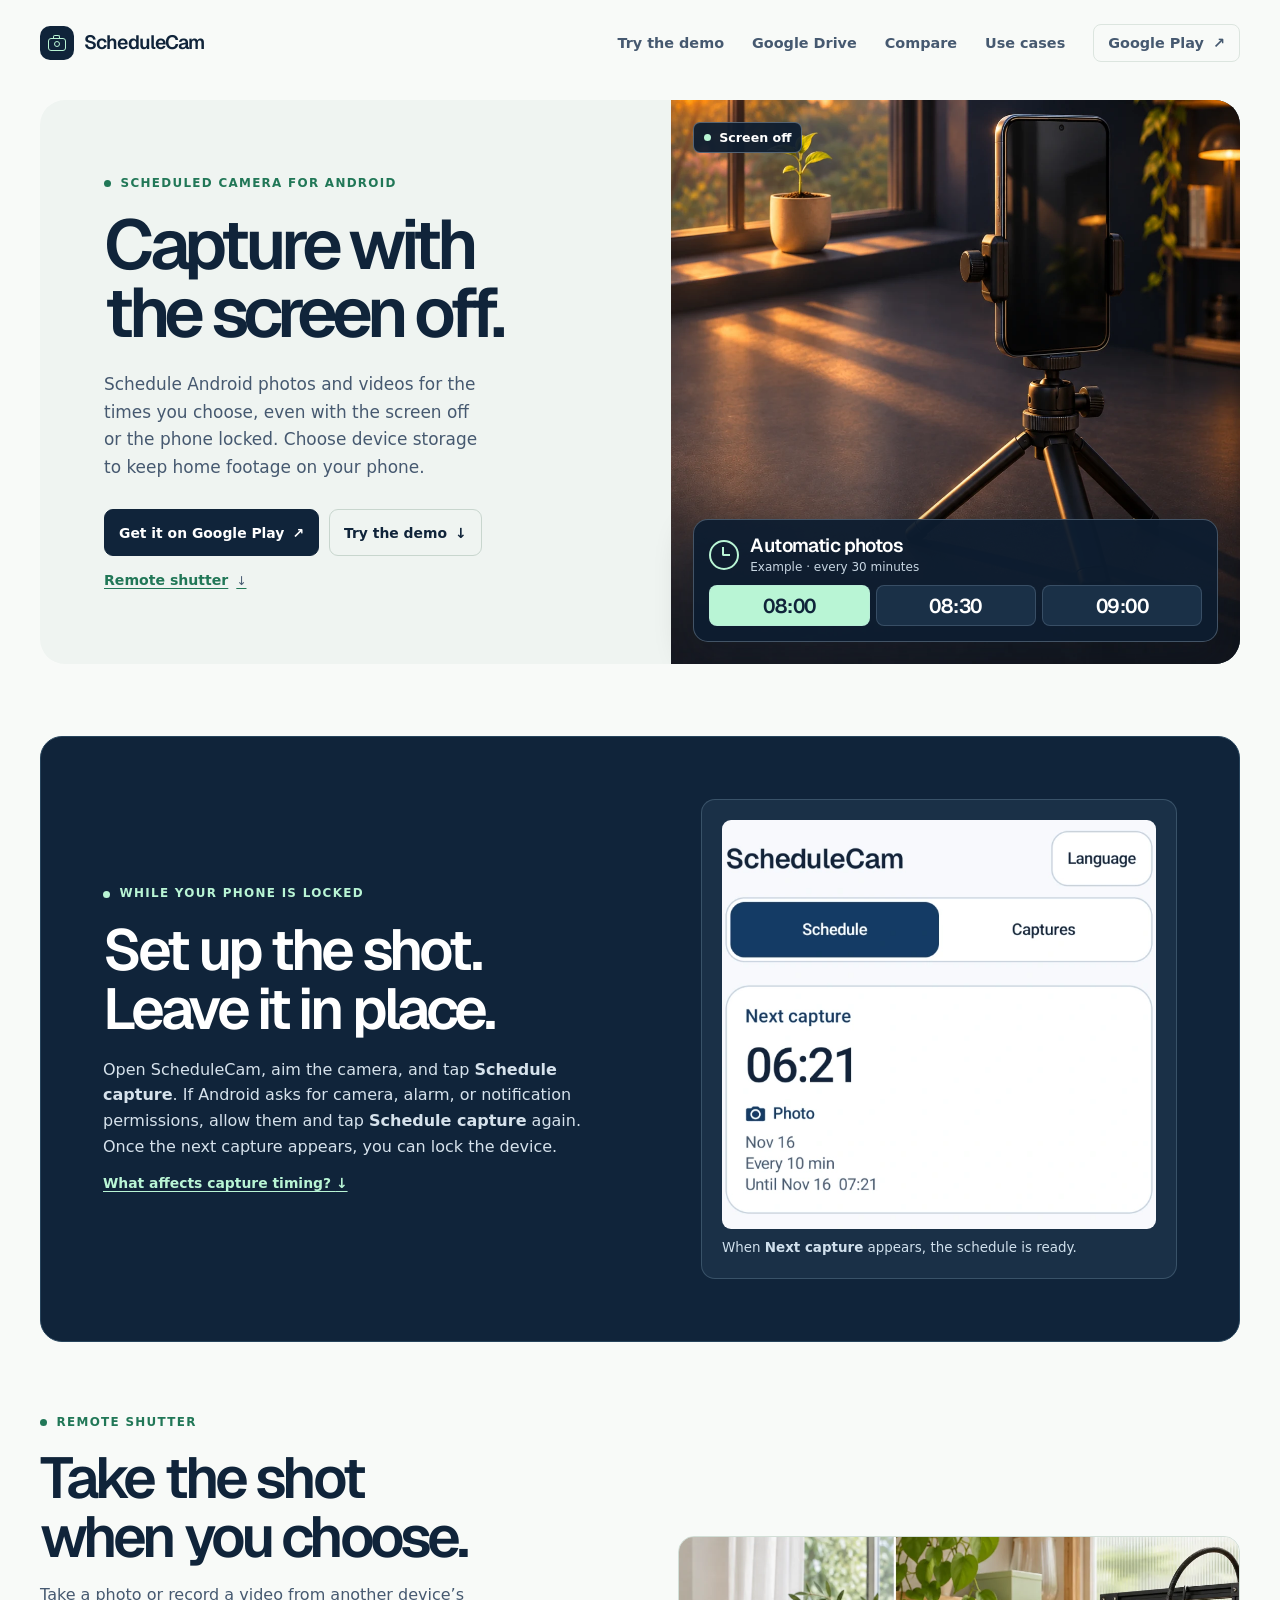
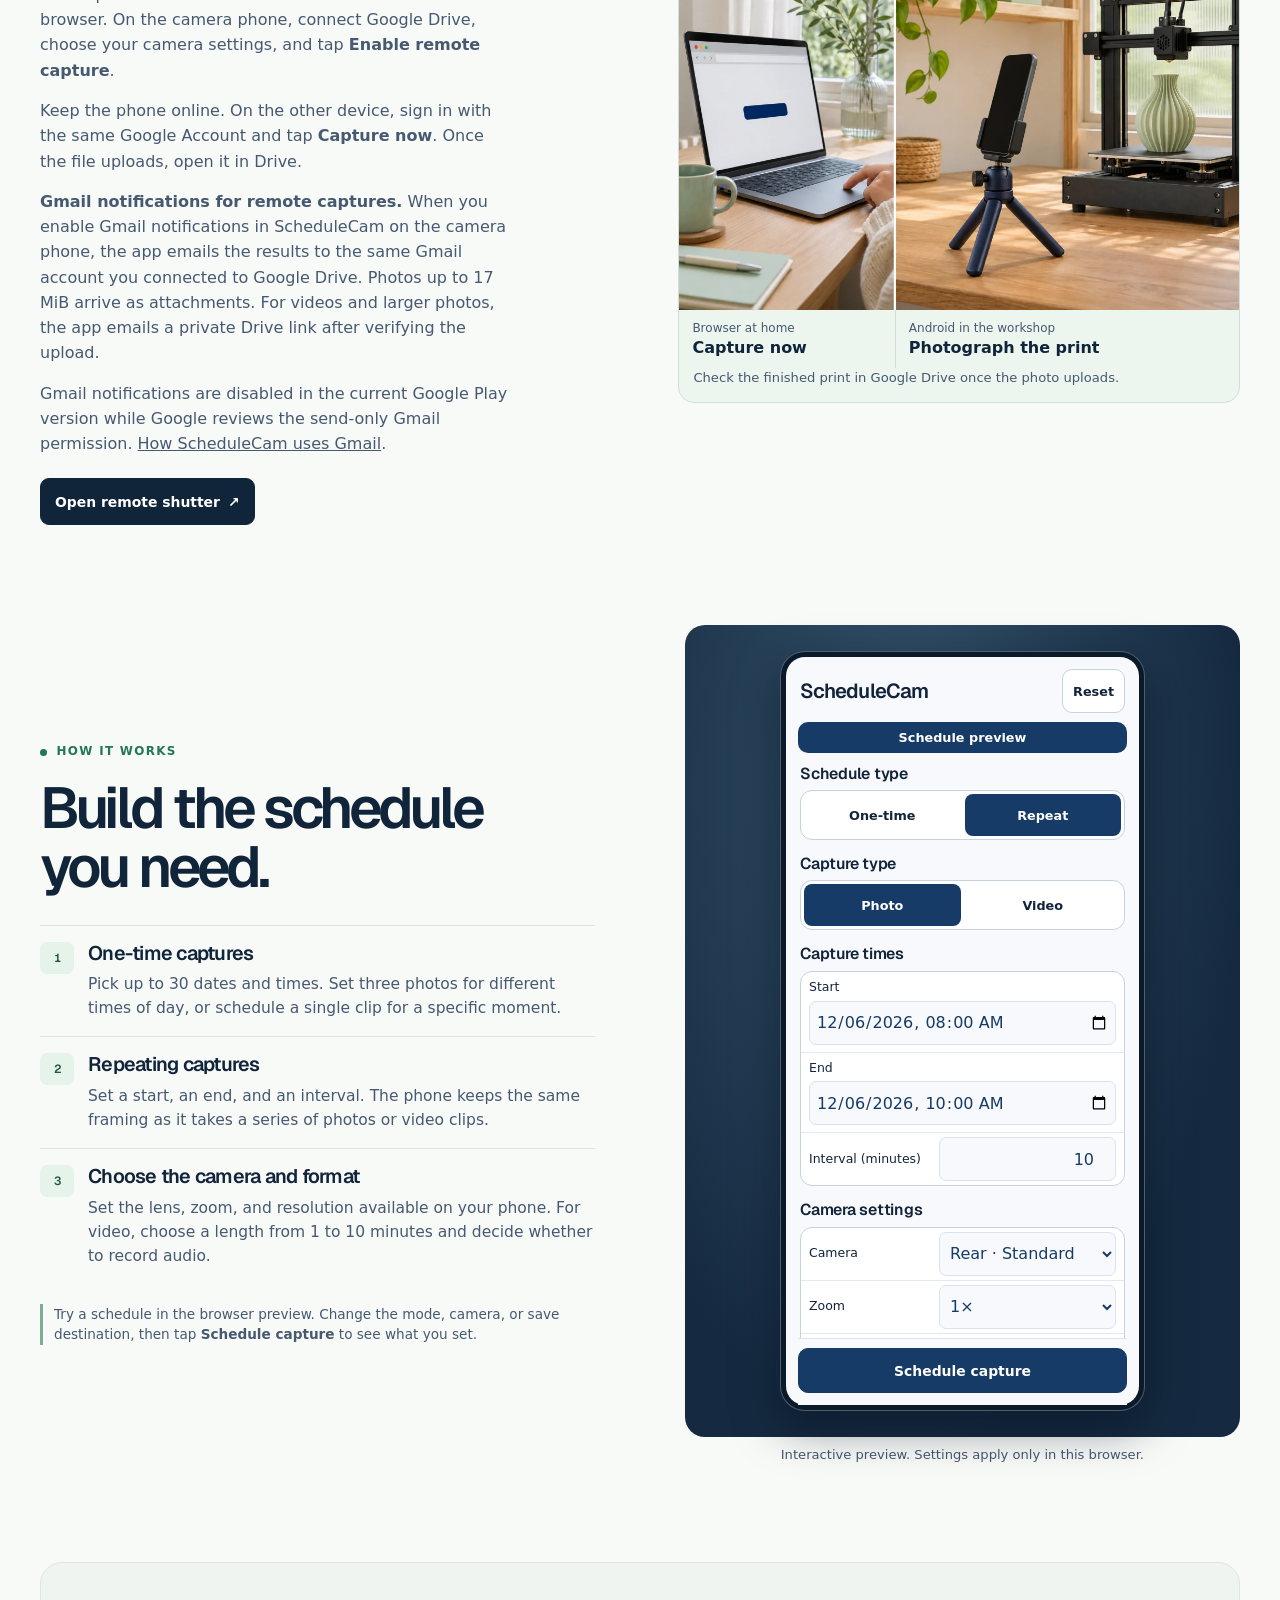
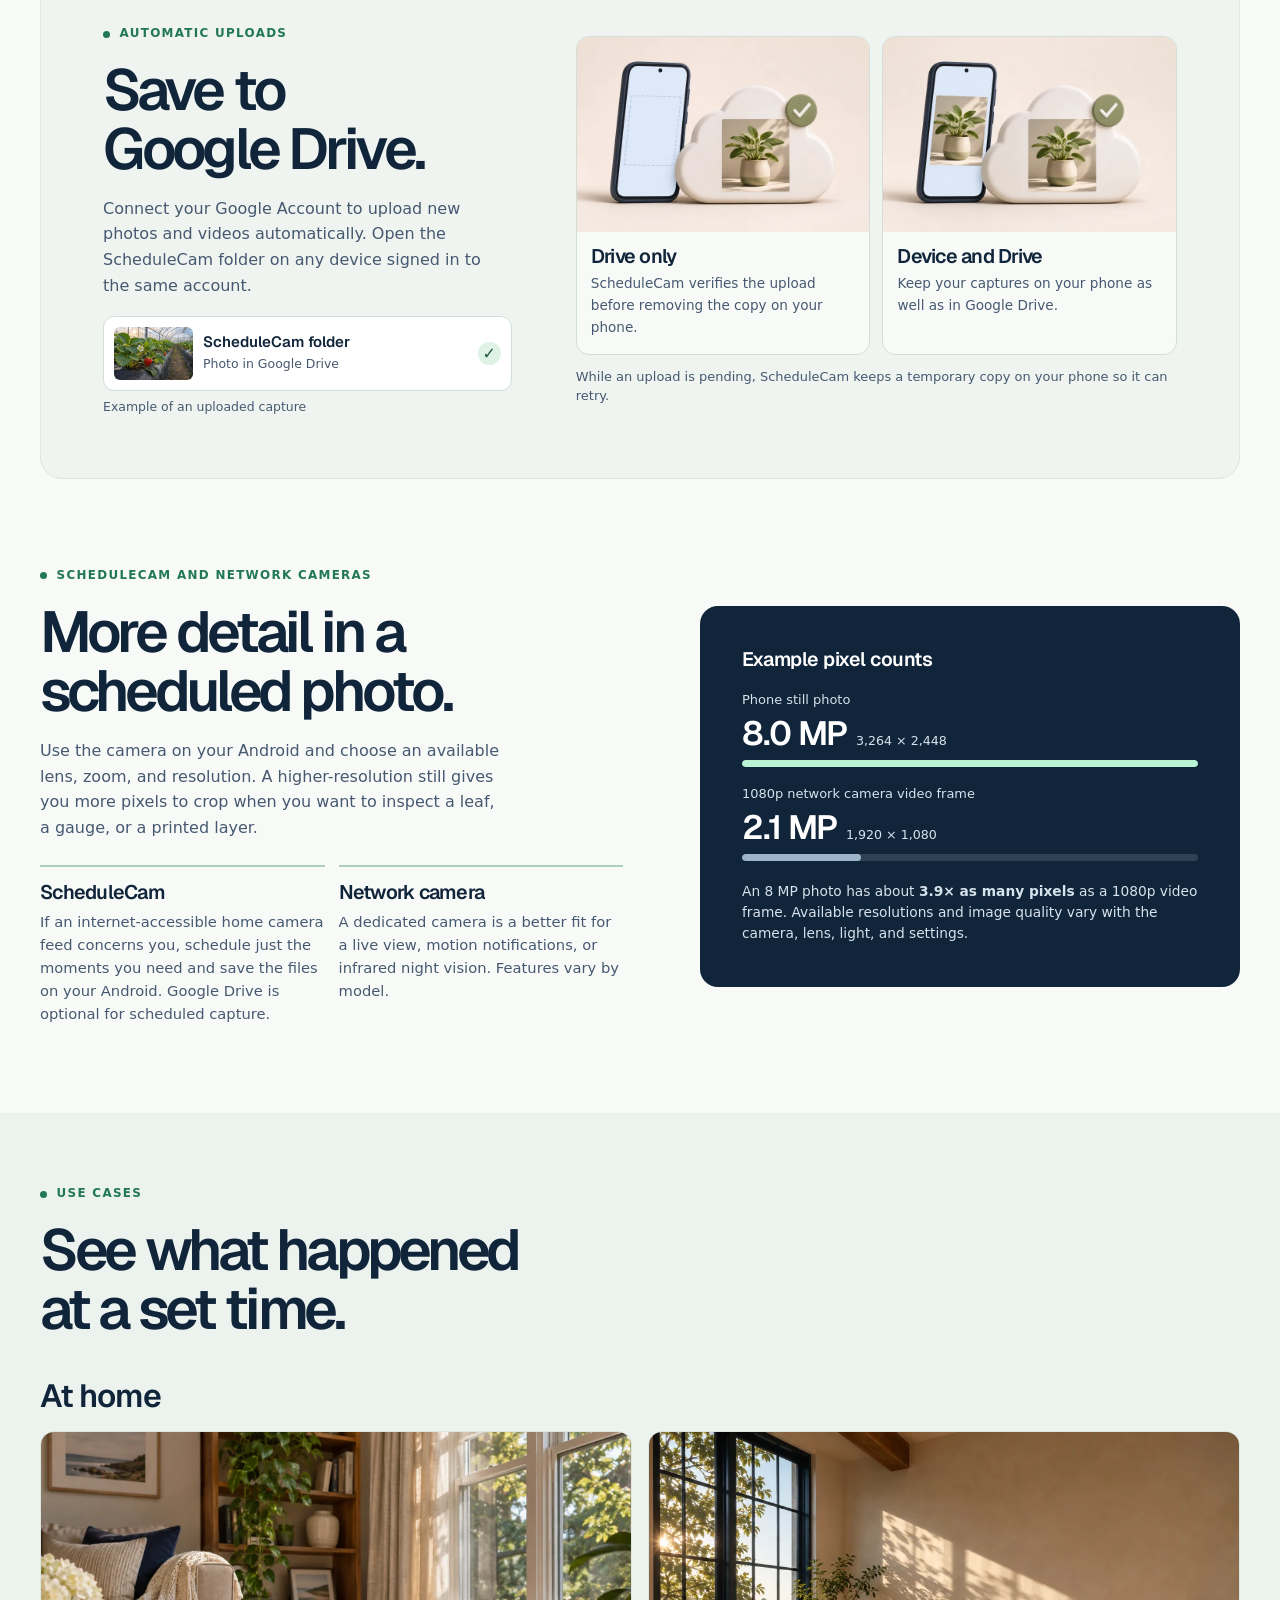
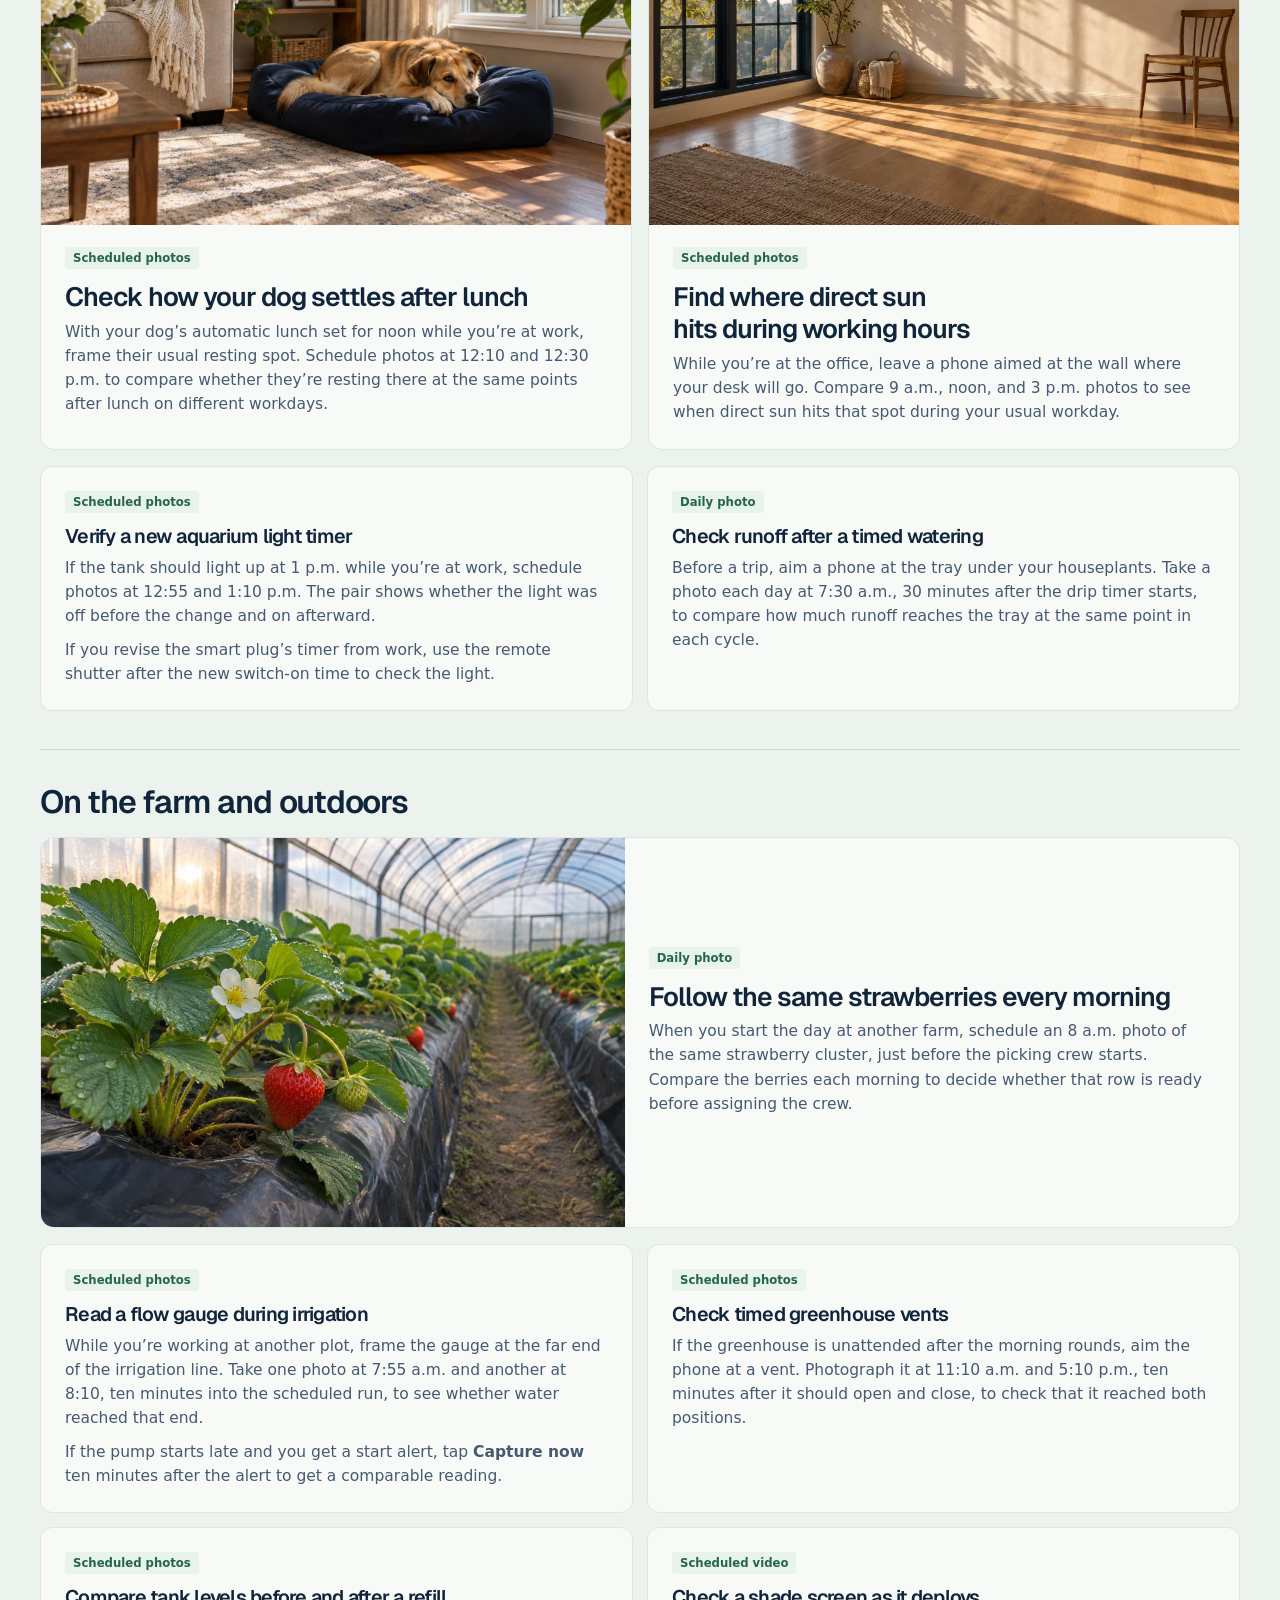
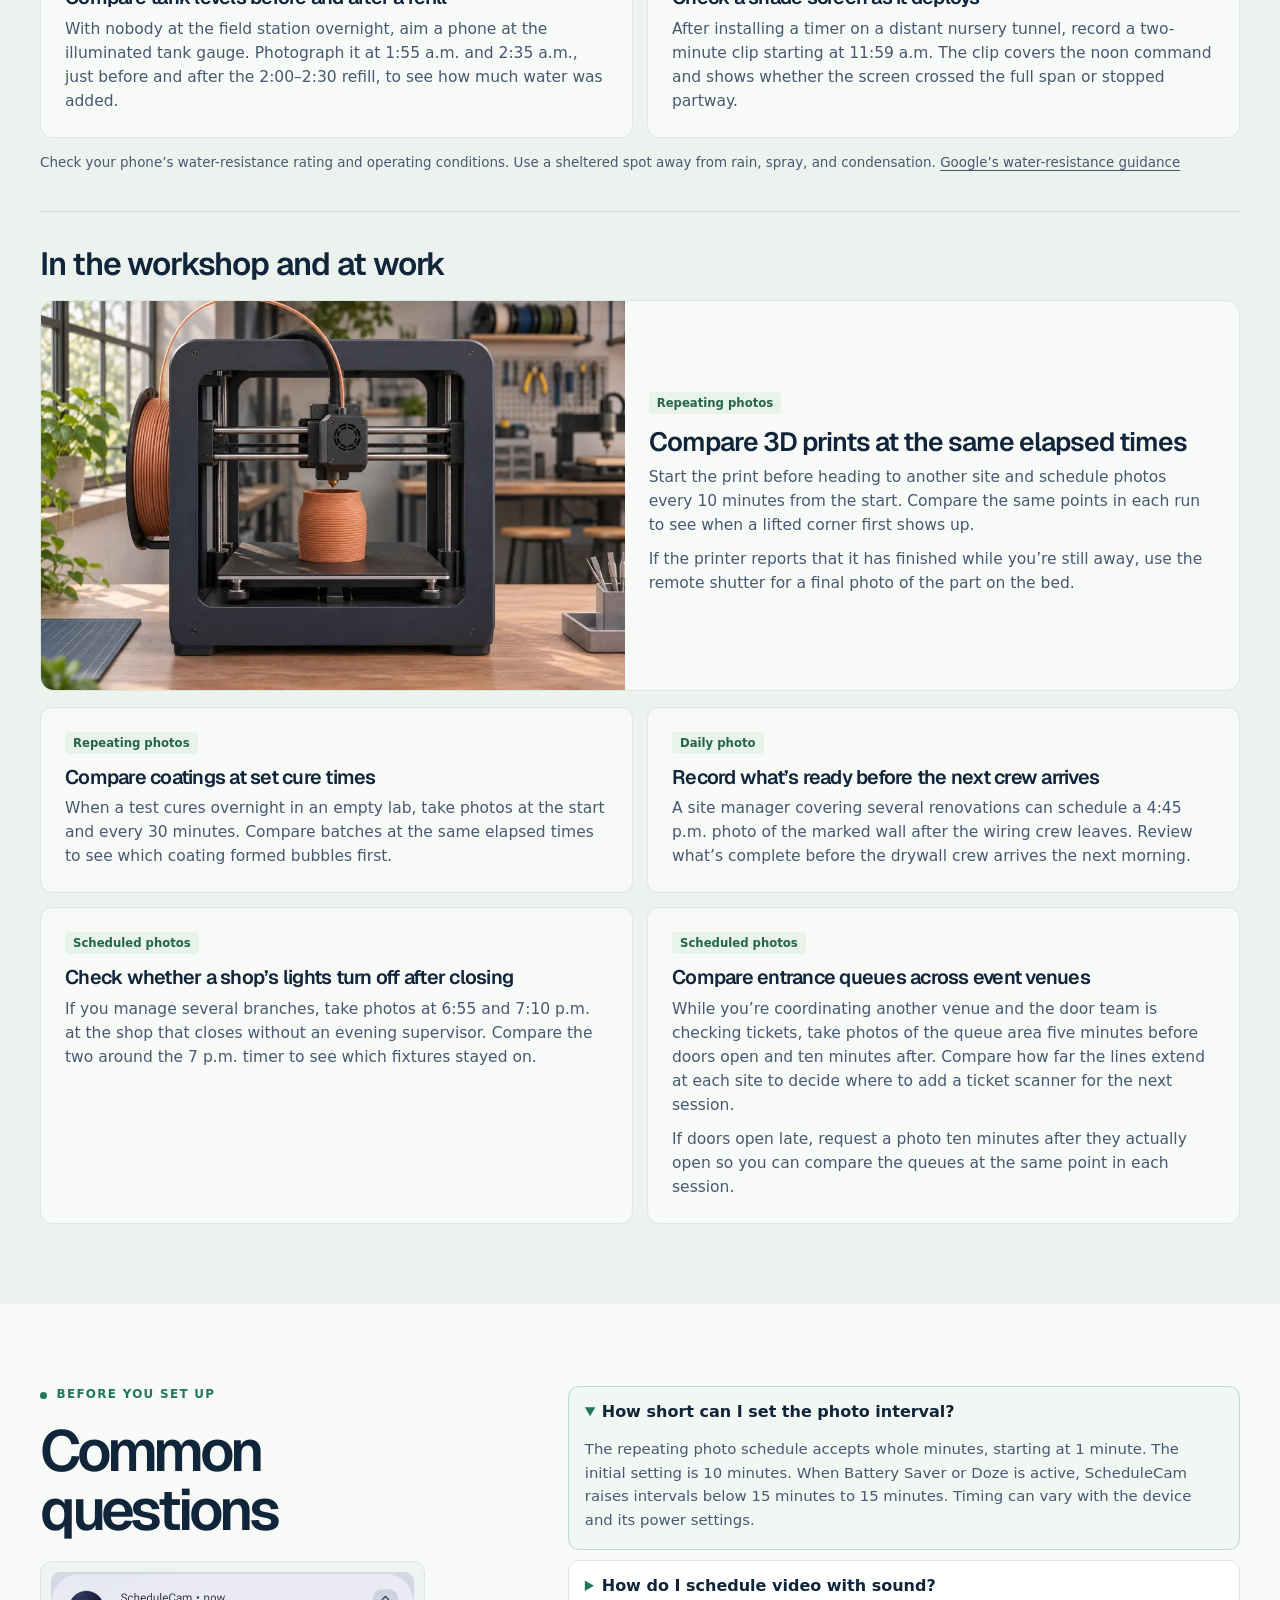
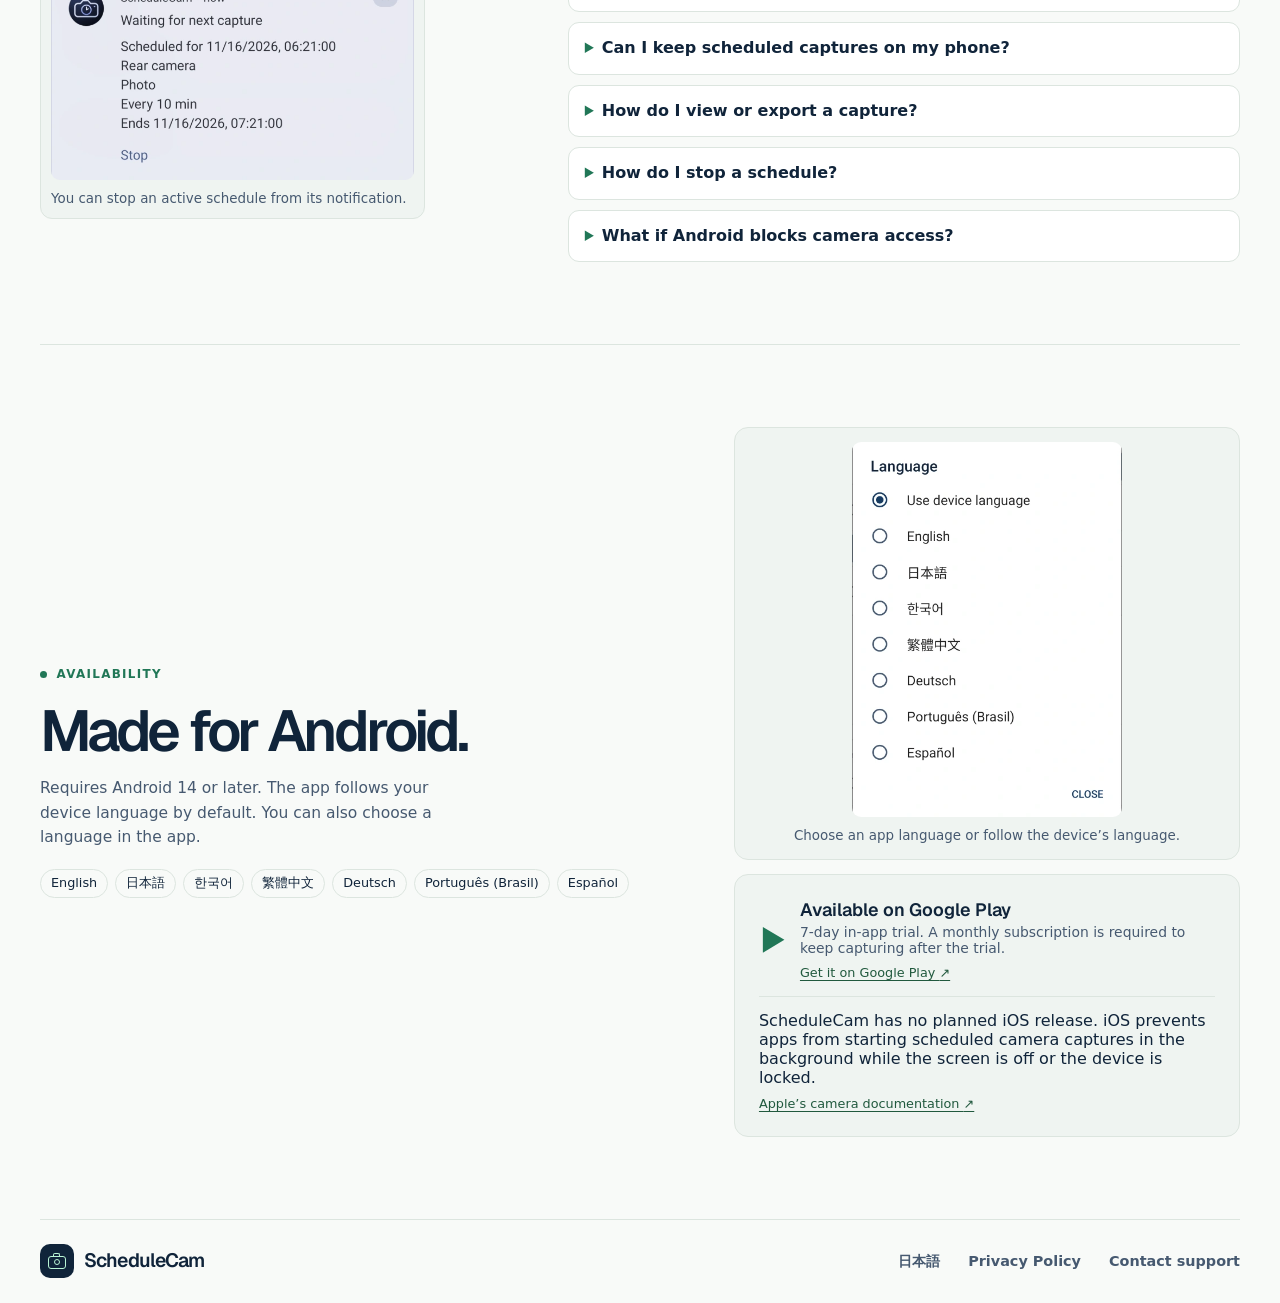
<file: ScheduleCam/overview/index.html>
<!doctype html>
<html lang="en">
<head>
  <meta charset="utf-8">
  <meta name="viewport" content="width=device-width, initial-scale=1">
  <meta name="theme-color" content="#f8faf8">
  <title>ScheduleCam – Screen-Off Camera Scheduler for Android</title>
  <meta name="description" content="Schedule photos and videos on Android with the screen off or the phone locked. Save to your phone, trigger the camera from a browser, or upload to Google Drive.">
  <link rel="canonical" href="https://support.ichitap.com/ScheduleCam/overview/">
  <link rel="alternate" hreflang="en" href="https://support.ichitap.com/ScheduleCam/overview/">
  <link rel="alternate" hreflang="ja" href="https://support.ichitap.com/ScheduleCam/overview/ja/">
  <link rel="alternate" hreflang="x-default" href="https://support.ichitap.com/ScheduleCam/overview/">
  <link rel="stylesheet" href="./site.css?v=20261117-ads-measurement">
  <link rel="stylesheet" href="./demo.css">
  <script src="./demo.js" defer></script>
</head>
<body>
  <a class="skip" href="#main">Skip to content</a>
  <header class="site-header wrap">
    <a class="brand" href="./"><span class="brand-icon" aria-hidden="true"><span class="camera-icon"></span></span>ScheduleCam</a>
    <nav aria-label="Main navigation">
      <a href="#try-demo">Try the demo</a>
      <a href="#drive">Google Drive</a>
      <a href="#compare">Compare</a>
      <a href="#ideas">Use cases</a>
      <a class="nav-cta" href="https://play.google.com/store/apps/details?id=com.ichitap.schedulecam">Google Play <span aria-hidden="true">↗</span></a>
    </nav>
  </header>
  <main id="main">
    <section class="hero wrap" aria-labelledby="title">
      <div class="hero-copy">
        <p class="eyebrow"><span class="indicator"></span> Scheduled camera for Android</p>
        <h1 id="title">Capture with<br>the screen off.</h1>
        <p>Schedule Android photos and videos for the times you choose, even with the screen off or the phone locked. Choose device storage to keep home footage on your phone.</p>
        <div class="hero-actions">
          <a class="button primary" href="https://play.google.com/store/apps/details?id=com.ichitap.schedulecam">Get it on Google Play <span aria-hidden="true">↗</span></a>
          <a class="button secondary" href="#try-demo">Try the demo <span aria-hidden="true">↓</span></a>
        </div>
        <a class="hero-remote-link" href="#remote-shutter">Remote shutter <span aria-hidden="true">↓</span></a>
      </div>
      <figure class="hero-image">
        <img src="./assets/scheduled-capture.webp" width="1120" height="1400" alt="An Android phone on a tripod with its rear camera facing a plant by a sunlit window" fetchpriority="high">
        <span class="screen-state"><span class="indicator"></span>Screen off</span>
        <figcaption class="capture-plan">
          <div class="capture-plan-heading">
            <span class="capture-clock" aria-hidden="true"></span>
            <span><strong>Automatic photos</strong><small>Example · every 30 minutes</small></span>
          </div>
          <ul class="capture-slots" aria-label="Example capture times">
            <li><time datetime="08:00">08:00</time></li>
            <li><time datetime="08:30">08:30</time></li>
            <li><time datetime="09:00">09:00</time></li>
          </ul>
        </figcaption>
      </figure>
    </section>

    <nav class="section-links wrap" aria-label="Page sections">
      <a href="#screen-off">Screen-off capture</a>
      <a href="#compare">Compare cameras</a>
      <a href="#ideas">Use cases</a>
    </nav>

    <section class="screen-off wrap" id="screen-off" aria-labelledby="screen-off-title">
      <div>
        <p class="eyebrow"><span class="indicator"></span> While your phone is locked</p>
        <h2 id="screen-off-title">Set up the shot.<br>Leave it in place.</h2>
        <p>Open ScheduleCam, aim the camera, and tap <strong>Schedule capture</strong>. If Android asks for camera, alarm, or notification permissions, allow them and tap <strong>Schedule capture</strong> again. Once the next capture appears, you can lock the device.</p>
        <a class="screen-off-link" href="#timing">What affects capture timing? <span aria-hidden="true">↓</span></a>
      </div>
      <figure class="locked-example screen-figure">
        <img src="./assets/waiting-screen.webp" width="660" height="622" alt="ScheduleCam showing the next capture time for an active photo schedule" loading="lazy">
        <figcaption>When <strong>Next capture</strong> appears, the schedule is ready.</figcaption>
      </figure>
    </section>

    <section class="remote-shutter wrap" id="remote-shutter" aria-labelledby="remote-shutter-title">
      <div class="remote-shutter-copy">
        <p class="eyebrow"><span class="indicator"></span> Remote shutter</p>
        <h2 id="remote-shutter-title">Take the shot<br>when you choose.</h2>
        <p>Take a photo or record a video from another device’s browser. On the camera phone, connect Google Drive, choose your camera settings, and tap <strong>Enable remote capture</strong>.</p>
        <p>Keep the phone online. On the other device, sign in with the same Google Account and tap <strong>Capture now</strong>. Once the file uploads, open it in Drive.</p>
        <p id="gmail-notifications"><strong>Gmail notifications for remote captures.</strong> When you enable Gmail notifications in ScheduleCam on the camera phone, the app emails the results to the same Gmail account you connected to Google Drive. Photos up to 17 MiB arrive as attachments. For videos and larger photos, the app emails a private Drive link after verifying the upload.</p>
        <p>Gmail notifications are disabled in the current Google Play version while Google reviews the send-only Gmail permission. <a href="../privacy/#gmail-notifications">How ScheduleCam uses Gmail</a>.</p>
        <a class="button primary remote-shutter-cta" href="https://ichitap-schedulecam.web.app/remote/">Open remote shutter <span aria-hidden="true">↗</span></a>
      </div>
      <figure class="remote-scene">
        <img src="./ja/assets/remote-workshop.webp" width="1080" height="720" alt="A browser on a computer at home and an Android phone aimed at a 3D-printed vase in a workshop." loading="lazy" decoding="async">
        <figcaption>
          <ol class="remote-steps" role="list">
            <li><span>Browser at home</span><strong>Capture now</strong></li>
            <li><span>Android in the workshop</span><strong>Photograph the print</strong></li>
          </ol>
          <p>Check the finished print in Google Drive once the photo uploads.</p>
        </figcaption>
      </figure>
    </section>

    <section class="process wrap" id="how" aria-labelledby="how-title">
      <div class="process-copy">
        <p class="eyebrow"><span class="indicator"></span> How it works</p>
        <h2 id="how-title">Build the schedule<br>you need.</h2>
        <ol class="steps" role="list">
          <li><span class="step-number" aria-hidden="true">1</span><h3>One-time captures</h3><p>Pick up to 30 dates and times. Set three photos for different times of day, or schedule a single clip for a specific moment.</p></li>
          <li><span class="step-number" aria-hidden="true">2</span><h3>Repeating captures</h3><p>Set a start, an end, and an interval. The phone keeps the same framing as it takes a series of photos or video clips.</p></li>
          <li><span class="step-number" aria-hidden="true">3</span><h3>Choose the camera and format</h3><p>Set the lens, zoom, and resolution available on your phone. For video, choose a length from 1 to 10 minutes and decide whether to record audio.</p></li>
        </ol>
        <p class="hint">Try a schedule in the browser preview. Change the mode, camera, or save destination, then tap <strong>Schedule capture</strong> to see what you set.</p>
      </div>
      <figure class="product" id="try-demo" tabindex="-1">
        <div class="product-background">
          <div class="phone" id="schedule-demo-fallback">
            <img src="./assets/schedule.webp" width="540" height="1105" alt="ScheduleCam on Android, showing photo and video options and the capture schedule" loading="lazy">
          </div>
          <div class="demo-phone" id="schedule-demo" hidden>
            <div class="demo-screen">
              <header class="demo-header">
                <strong>ScheduleCam</strong>
                <button type="button" class="demo-reset" id="demo-reset">Reset</button>
              </header>
              <div class="demo-tab">Schedule preview</div>
              <form class="demo-form" id="demo-form" aria-label="ScheduleCam browser demo" novalidate>
                <div class="demo-options" id="demo-draft">
                  <fieldset class="demo-fieldset">
                    <legend>Schedule type</legend>
                    <div class="demo-segments">
                      <label><input type="radio" name="mode" value="once"><span>One-time</span></label>
                      <label><input type="radio" name="mode" value="repeat" checked><span>Repeat</span></label>
                    </div>
                  </fieldset>
                  <fieldset class="demo-fieldset">
                    <legend>Capture type</legend>
                    <div class="demo-segments">
                      <label><input type="radio" name="kind" value="photo" checked><span>Photo</span></label>
                      <label><input type="radio" name="kind" value="video"><span>Video</span></label>
                    </div>
                  </fieldset>
                  <fieldset class="demo-fieldset demo-video" id="demo-video" hidden>
                    <legend class="demo-sr-only">Video settings</legend>
                    <div class="demo-card">
                      <label class="demo-row"><span>Video length</span>
                        <select name="duration">
                          <option value="1">1 min</option>
                          <option value="2">2 min</option>
                          <option value="3">3 min</option>
                          <option value="4">4 min</option>
                          <option value="5">5 min</option>
                          <option value="6">6 min</option>
                          <option value="7">7 min</option>
                          <option value="8">8 min</option>
                          <option value="9">9 min</option>
                          <option value="10">10 min</option>
                        </select>
                      </label>
                      <label class="demo-row"><span>Video audio</span>
                        <select name="audio">
                          <option value="off">Without audio</option>
                          <option value="on">With audio</option>
                        </select>
                      </label>
                    </div>
                  </fieldset>
                  <fieldset class="demo-fieldset" id="demo-repeat">
                    <legend>Capture times</legend>
                    <div class="demo-card">
                      <label class="demo-row demo-row-stacked"><span>Start</span><input name="start" type="datetime-local"></label>
                      <label class="demo-row demo-row-stacked"><span>End</span><input name="end" type="datetime-local"></label>
                      <label class="demo-row"><span>Interval (minutes)</span><input name="interval" type="number" min="1" step="1" value="10"></label>
                    </div>
                  </fieldset>
                  <fieldset class="demo-fieldset" id="demo-once" hidden>
                    <legend>Capture times</legend>
                    <div class="demo-card" id="demo-times"></div>
                    <button class="demo-add" id="demo-add" type="button">Add time</button>
                  </fieldset>
                  <template id="demo-time-row">
                    <div class="demo-one-time">
                      <div class="demo-time-heading">
                        <label></label><button type="button" class="demo-remove">Remove</button>
                      </div>
                      <input type="datetime-local">
                    </div>
                  </template>
                  <fieldset class="demo-fieldset">
                    <legend>Camera settings</legend>
                    <div class="demo-card">
                      <label class="demo-row"><span>Camera</span>
                        <select name="lens"><option value="rear">Rear · Standard</option><option value="front">Front</option></select>
                      </label>
                      <label class="demo-row"><span>Zoom</span><select name="zoom"></select></label>
                      <label class="demo-row"><span>Resolution</span><select name="resolution"></select></label>
                    </div>
                  </fieldset>
                  <fieldset class="demo-fieldset">
                    <legend>Save destination</legend>
                    <div class="demo-card">
                      <label class="demo-row"><span>Save to</span>
                        <select name="destination">
                          <option>Device</option>
                          <option>Device and Drive</option>
                          <option>Drive only</option>
                        </select>
                      </label>
                    </div>
                  </fieldset>
                </div>
                <section class="demo-status" id="demo-status" aria-labelledby="demo-next" hidden>
                  <h3 id="demo-next" tabindex="-1">Next capture</h3>
                  <p class="demo-next-time" id="demo-next-time"></p>
                  <dl class="demo-summary" id="demo-summary"></dl>
                </section>
                <div class="demo-actions">
                  <p id="demo-message" class="demo-message" role="status"></p>
                  <button class="demo-submit" id="demo-submit" type="submit">Schedule capture</button>
                  <button class="demo-stop" id="demo-stop" type="button" hidden>Stop schedule</button>
                </div>
              </form>
            </div>
          </div>
        </div>
        <figcaption id="demo-caption">ScheduleCam’s Android scheduling screen</figcaption>
      </figure>
    </section>

    <section class="drive-section wrap" id="drive" aria-labelledby="drive-title">
      <div class="drive-intro">
        <p class="eyebrow"><span class="indicator"></span> Automatic uploads</p>
        <h2 id="drive-title">Save to<br>Google Drive.</h2>
        <p>Connect your Google Account to upload new photos and videos automatically. Open the ScheduleCam folder on any device signed in to the same account.</p>
        <figure class="drive-result">
          <div class="drive-result-file">
            <img src="./assets/strawberry-growth.webp" width="960" height="640" alt="" loading="lazy">
            <div><strong>ScheduleCam folder</strong><span>Photo in Google Drive</span></div>
            <span class="drive-result-check" aria-hidden="true">✓</span>
          </div>
          <figcaption>Example of an uploaded capture</figcaption>
        </figure>
      </div>
      <div class="drive-choices">
        <article class="drive-option">
          <img src="./ja/assets/drive-only.webp" width="750" height="500" alt="The uploaded photo remains in the cloud." loading="lazy" decoding="async">
          <div>
            <h3>Drive only</h3>
            <p>ScheduleCam verifies the upload before removing the copy on your phone.</p>
          </div>
        </article>
        <article class="drive-option">
          <img src="./ja/assets/drive-and-phone.webp" width="750" height="500" alt="The same photo is saved on the phone and in the cloud." loading="lazy" decoding="async">
          <div>
            <h3>Device and Drive</h3>
            <p>Keep your captures on your phone as well as in Google Drive.</p>
          </div>
        </article>
        <p class="drive-note">While an upload is pending, ScheduleCam keeps a temporary copy on your phone so it can retry.</p>
      </div>
    </section>

    <section class="comparison wrap" id="compare" aria-labelledby="compare-title">
      <div class="comparison-copy">
        <p class="eyebrow"><span class="indicator"></span> ScheduleCam and network cameras</p>
        <h2 id="compare-title">More detail in a scheduled photo.</h2>
        <p>Use the camera on your Android and choose an available lens, zoom, and resolution. A higher-resolution still gives you more pixels to crop when you want to inspect a leaf, a gauge, or a printed layer.</p>
        <div class="comparison-uses">
          <article><h3>ScheduleCam</h3><p>If an internet-accessible home camera feed concerns you, schedule just the moments you need and save the files on your Android. Google Drive is optional for scheduled capture.</p></article>
          <article><h3>Network camera</h3><p>A dedicated camera is a better fit for a live view, motion notifications, or infrared night vision. Features vary by model.</p></article>
        </div>
      </div>
      <figure class="resolution-example">
        <figcaption>Example pixel counts</figcaption>
        <dl class="resolution-values">
          <div>
            <dt>Phone still photo</dt>
            <dd><div class="resolution-meta"><strong>8.0 MP</strong><span>3,264 × 2,448</span></div>
              <div class="resolution-bar phone-still" aria-hidden="true"><span></span></div>
            </dd>
          </div>
          <div>
            <dt>1080p network camera video frame</dt>
            <dd><div class="resolution-meta"><strong>2.1 MP</strong><span>1,920 × 1,080</span></div>
              <div class="resolution-bar network-video" aria-hidden="true"><span></span></div>
            </dd>
          </div>
        </dl>
        <p>An 8 MP photo has about <strong>3.9× as many pixels</strong> as a 1080p video frame. Available resolutions and image quality vary with the camera, lens, light, and settings.</p>
      </figure>
    </section>

    <section class="ideas" id="ideas" aria-labelledby="ideas-title">
      <div class="wrap">
        <p class="eyebrow"><span class="indicator"></span> Use cases</p>
        <h2 id="ideas-title">See what happened<br>at a set time.</h2>

        <section class="case-group" aria-labelledby="home-cases">
          <h3 id="home-cases">At home</h3>
          <div class="case-features">
            <article>
              <img src="./assets/pet-at-home.webp" width="960" height="640" alt="A dog resting by a sunlit window in an otherwise empty room" loading="lazy">
              <div class="case-feature-copy">
                <p class="mode">Scheduled photos</p>
                <h4>Check how your dog settles after lunch</h4>
                <p>With your dog’s automatic lunch set for noon while you’re at work, frame their usual resting spot. Schedule photos at 12:10 and 12:30 p.m. to compare whether they’re resting there at the same points after lunch on different workdays.</p>
              </div>
            </article>
            <article>
              <img src="./assets/vacant-room.webp" width="960" height="640" alt="Sunlight from a tall window crossing the floor of an empty room" loading="lazy">
              <div class="case-feature-copy">
                <p class="mode">Scheduled photos</p>
                <h4>Find where direct sun hits during working hours</h4>
                <p>While you’re at the office, leave a phone aimed at the wall where your desk will go. Compare 9 a.m., noon, and 3 p.m. photos to see when direct sun hits that spot during your usual workday.</p>
              </div>
            </article>
          </div>
          <div class="case-grid">
            <article>
              <p class="mode">Scheduled photos</p>
              <h4>Verify a new aquarium light timer</h4>
              <p>If the tank should light up at 1 p.m. while you’re at work, schedule photos at 12:55 and 1:10 p.m. The pair shows whether the light was off before the change and on afterward.</p>
              <p class="case-follow-up">If you revise the smart plug’s timer from work, use the remote shutter after the new switch-on time to check the light.</p>
            </article>
            <article>
              <p class="mode">Daily photo</p>
              <h4>Check runoff after a timed watering</h4>
              <p>Before a trip, aim a phone at the tray under your houseplants. Take a photo each day at 7:30 a.m., 30 minutes after the drip timer starts, to compare how much runoff reaches the tray at the same point in each cycle.</p>
            </article>
          </div>
        </section>

        <section class="case-group" aria-labelledby="farm-cases">
          <h3 id="farm-cases">On the farm and outdoors</h3>
          <article class="case-spotlight">
            <img src="./assets/strawberry-growth.webp" width="960" height="640" alt="A strawberry plant with a blossom and berries in a greenhouse" loading="lazy">
            <div class="case-feature-copy">
              <p class="mode">Daily photo</p>
              <h4>Follow the same strawberries every morning</h4>
              <p>When you start the day at another farm, schedule an 8 a.m. photo of the same strawberry cluster, just before the picking crew starts. Compare the berries each morning to decide whether that row is ready before assigning the crew.</p>
            </div>
          </article>
          <div class="case-grid">
            <article>
              <p class="mode">Scheduled photos</p>
              <h4>Read a flow gauge during irrigation</h4>
              <p>While you’re working at another plot, frame the gauge at the far end of the irrigation line. Take one photo at 7:55 a.m. and another at 8:10, ten minutes into the scheduled run, to see whether water reached that end.</p>
              <p class="case-follow-up">If the pump starts late and you get a start alert, tap <strong>Capture now</strong> ten minutes after the alert to get a comparable reading.</p>
            </article>
            <article>
              <p class="mode">Scheduled photos</p>
              <h4>Check timed greenhouse vents</h4>
              <p>If the greenhouse is unattended after the morning rounds, aim the phone at a vent. Photograph it at 11:10 a.m. and 5:10 p.m., ten minutes after it should open and close, to check that it reached both positions.</p>
            </article>
            <article>
              <p class="mode">Scheduled photos</p>
              <h4>Compare tank levels before and after a refill</h4>
              <p>With nobody at the field station overnight, aim a phone at the illuminated tank gauge. Photograph it at 1:55 a.m. and 2:35 a.m., just before and after the 2:00–2:30 refill, to see how much water was added.</p>
            </article>
            <article>
              <p class="mode">Scheduled video</p>
              <h4>Check a shade screen as it deploys</h4>
              <p>After installing a timer on a distant nursery tunnel, record a two-minute clip starting at 11:59 a.m. The clip covers the noon command and shows whether the screen crossed the full span or stopped partway.</p>
            </article>
          </div>
          <p class="case-note">Check your phone’s water-resistance rating and operating conditions. Use a sheltered spot away from rain, spray, and condensation. <a href="https://support.google.com/pixelphone/answer/7533279?hl=en">Google’s water-resistance guidance</a></p>
        </section>

        <section class="case-group" aria-labelledby="project-cases">
          <h3 id="project-cases">In the workshop and at work</h3>
          <article class="case-spotlight">
            <img src="./assets/print-progress.webp" width="960" height="640" alt="A partly finished vase on a 3D printer in a shared workshop" loading="lazy">
            <div class="case-feature-copy">
              <p class="mode">Repeating photos</p>
              <h4>Compare 3D prints at the same elapsed times</h4>
              <p>Start the print before heading to another site and schedule photos every 10 minutes from the start. Compare the same points in each run to see when a lifted corner first shows up.</p>
              <p class="case-follow-up">If the printer reports that it has finished while you’re still away, use the remote shutter for a final photo of the part on the bed.</p>
            </div>
          </article>
          <div class="case-grid">
            <article>
              <p class="mode">Repeating photos</p>
              <h4>Compare coatings at set cure times</h4>
              <p>When a test cures overnight in an empty lab, take photos at the start and every 30 minutes. Compare batches at the same elapsed times to see which coating formed bubbles first.</p>
            </article>
            <article>
              <p class="mode">Daily photo</p>
              <h4>Record what’s ready before the next crew arrives</h4>
              <p>A site manager covering several renovations can schedule a 4:45 p.m. photo of the marked wall after the wiring crew leaves. Review what’s complete before the drywall crew arrives the next morning.</p>
            </article>
            <article>
              <p class="mode">Scheduled photos</p>
              <h4>Check whether a shop’s lights turn off after closing</h4>
              <p>If you manage several branches, take photos at 6:55 and 7:10 p.m. at the shop that closes without an evening supervisor. Compare the two around the 7 p.m. timer to see which fixtures stayed on.</p>
            </article>
            <article>
              <p class="mode">Scheduled photos</p>
              <h4>Compare entrance queues across event venues</h4>
              <p>While you’re coordinating another venue and the door team is checking tickets, take photos of the queue area five minutes before doors open and ten minutes after. Compare how far the lines extend at each site to decide where to add a ticket scanner for the next session.</p>
              <p class="case-follow-up">If doors open late, request a photo ten minutes after they actually open so you can compare the queues at the same point in each session.</p>
            </article>
          </div>
        </section>
      </div>
    </section>

    <section class="faq wrap" id="faq" aria-labelledby="faq-title">
      <div>
        <p class="eyebrow"><span class="indicator"></span> Before you set up</p>
        <h2 id="faq-title">Common questions</h2>
        <figure class="screen-figure faq-figure">
          <img src="./assets/schedule-notification.webp" width="668" height="383" alt="ScheduleCam’s Android notification with a Stop action" loading="lazy">
          <figcaption>You can stop an active schedule from its notification.</figcaption>
        </figure>
      </div>
      <div class="faq-list">
        <details id="timing" open>
          <summary>How short can I set the photo interval?</summary>
          <p>The repeating photo schedule accepts whole minutes, starting at 1 minute. The initial setting is 10 minutes. When Battery Saver or Doze is active, ScheduleCam raises intervals below 15 minutes to 15 minutes. Timing can vary with the device and its power settings.</p>
        </details>
        <details>
          <summary>How do I schedule video with sound?</summary>
          <p>Choose <strong>Video</strong> and enable audio, then allow microphone access when prompted. For repeating video, choose an interval longer than the clip so there’s time for each recording to finish.</p>
        </details>
        <details>
          <summary>Can I keep scheduled captures on my phone?</summary>
          <p>Choose <strong>Device</strong> to keep scheduled photos and videos on your Android without linking Google Drive. Active schedules can save locally while the phone is offline. If you link Drive, pending uploads retry when your connection returns. Browser-based remote capture requires a linked Drive account and an online camera phone.</p>
        </details>
        <details>
          <summary>How do I view or export a capture?</summary>
          <p>Open <strong>Captures</strong> to view a photo or play a video on your phone. Use <strong>Save a copy</strong> to export a file from the app. You can also open any uploaded files in your ScheduleCam folder in Google Drive.</p>
        </details>
        <details>
          <summary>How do I stop a schedule?</summary>
          <p>Tap <strong>Stop schedule</strong> in ScheduleCam or use the stop action in its notification. Clearing the schedule notification also stops the schedule. Start a new schedule after restarting your phone.</p>
        </details>
        <details>
          <summary>What if Android blocks camera access?</summary>
          <p>ScheduleCam skips that capture and reports the camera restriction in the app or notification. An active repeating schedule continues with its next available slot.</p>
        </details>
      </div>
    </section>

    <section class="availability wrap" id="availability" aria-labelledby="availability-title">
      <div>
        <p class="eyebrow"><span class="indicator"></span> Availability</p>
        <h2 id="availability-title">Made for Android.</h2>
        <p>Requires Android 14 or later. The app follows your device language by default. You can also choose a language in the app.</p>
        <ul class="languages" aria-label="Supported app languages">
          <li>English</li><li lang="ja">日本語</li><li lang="ko">한국어</li><li lang="zh-Hant">繁體中文</li><li lang="de">Deutsch</li><li lang="pt-BR">Português (Brasil)</li><li lang="es">Español</li>
        </ul>
      </div>
      <div class="availability-options">
        <figure class="screen-figure availability-figure">
          <img src="./assets/language-picker.webp" width="472" height="655" alt="ScheduleCam’s language picker showing the device-language option and seven supported languages" loading="lazy">
          <figcaption>Choose an app language or follow the device’s language.</figcaption>
        </figure>
        <div class="store">
          <div class="store-label">
            <span class="play-icon" aria-hidden="true"></span>
            <div>
              <strong>Available on Google Play</strong>
              <p>7-day in-app trial. A monthly subscription is required to keep capturing after the trial.</p>
              <a class="source-link" href="https://play.google.com/store/apps/details?id=com.ichitap.schedulecam">Get it on Google Play <span aria-hidden="true">↗</span></a>
            </div>
          </div>
          <p class="ios-note">ScheduleCam has no planned iOS release. iOS prevents apps from starting scheduled camera captures in the background while the screen is off or the device is locked.</p>
          <a class="source-link" href="https://developer.apple.com/documentation/avfoundation/avcapturesession/interruptionreason/videodevicenotavailableinbackground">Apple’s camera documentation <span aria-hidden="true">↗</span></a>
        </div>
      </div>
    </section>
  </main>
  <footer class="site-footer wrap">
    <a class="brand" href="./"><span class="brand-icon" aria-hidden="true"><span class="camera-icon"></span></span>ScheduleCam</a>
    <nav aria-label="Legal and support">
      <a href="./ja/" lang="ja" hreflang="ja">日本語</a>
      <a href="../privacy/">Privacy Policy</a>
      <a href="../privacy/#contact">Contact support</a>
    </nav>
  </footer>
  <script type='module' src='https://static.cloudflareinsights.com/beacon.min.js' data-cf-beacon='{"token": "20105a4e7388483599cd6a59d7d6bfa1"}'></script>
</body>
</html>
</file>
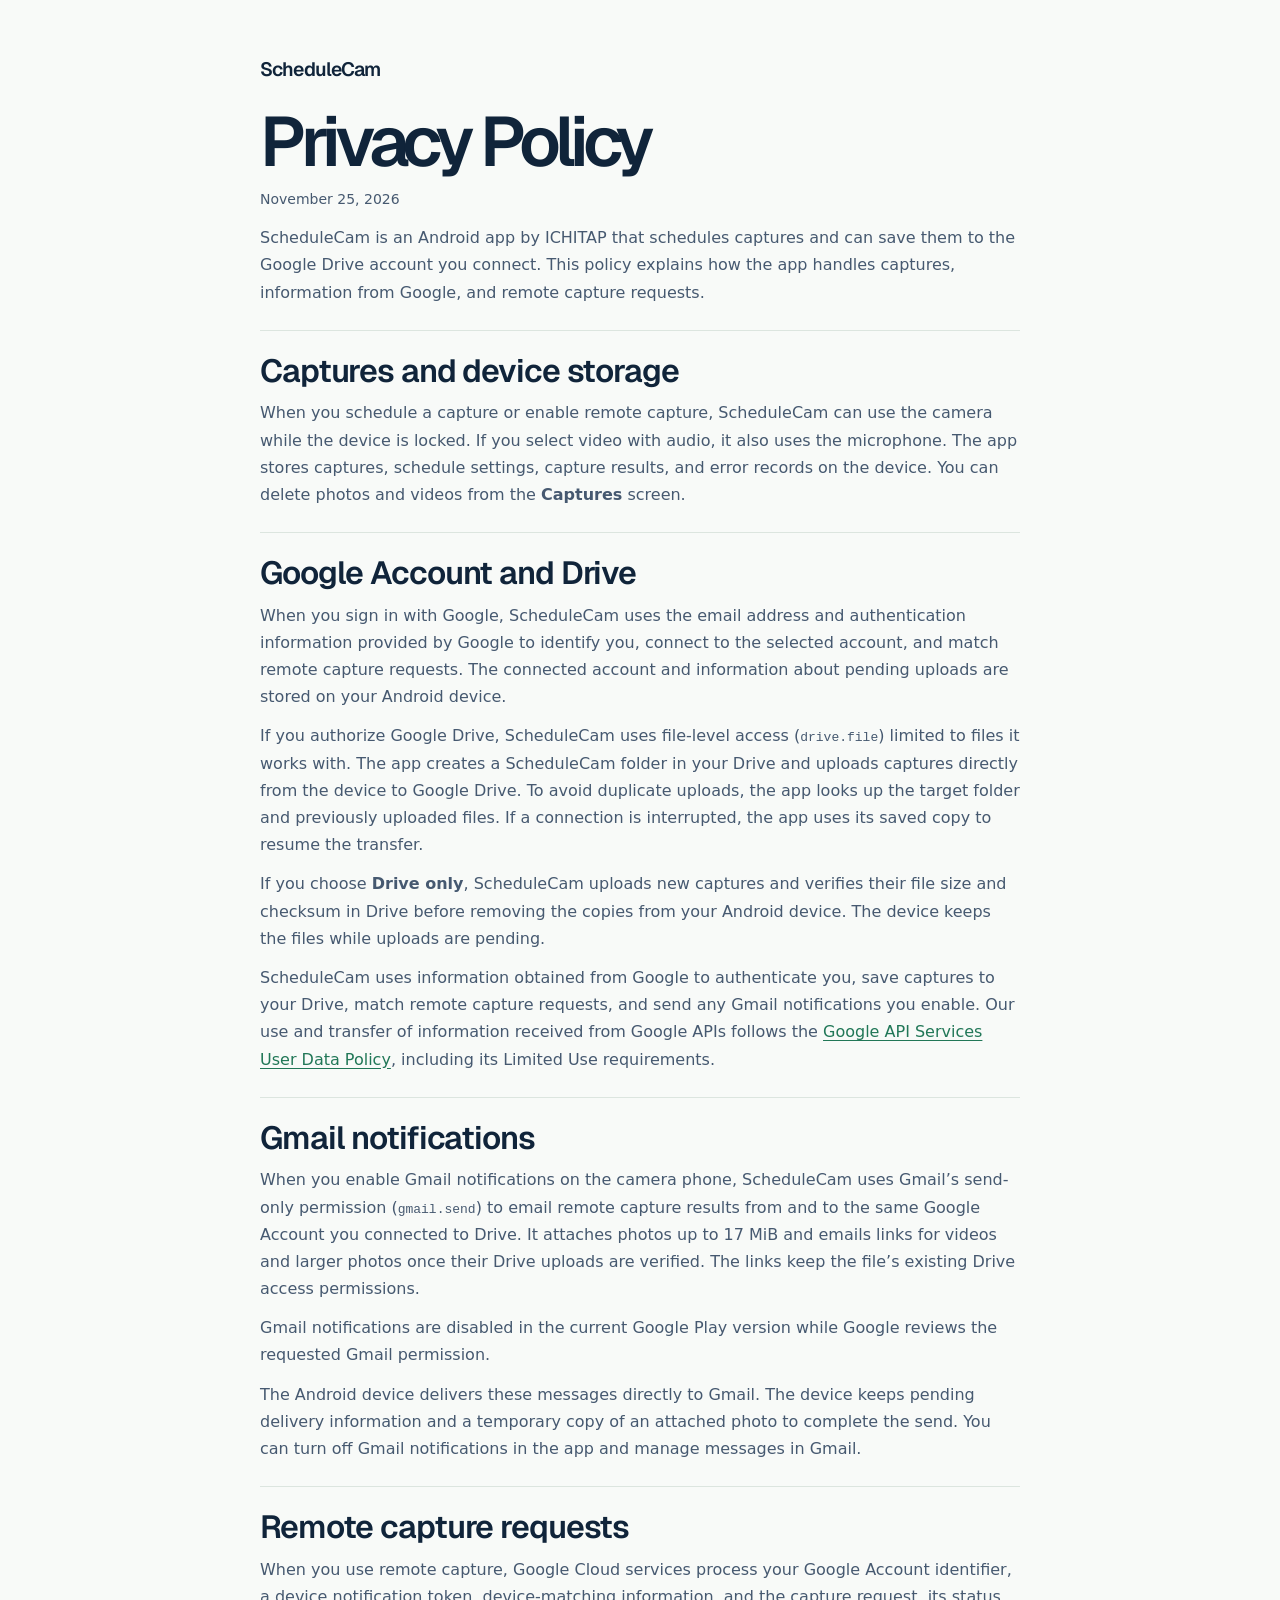
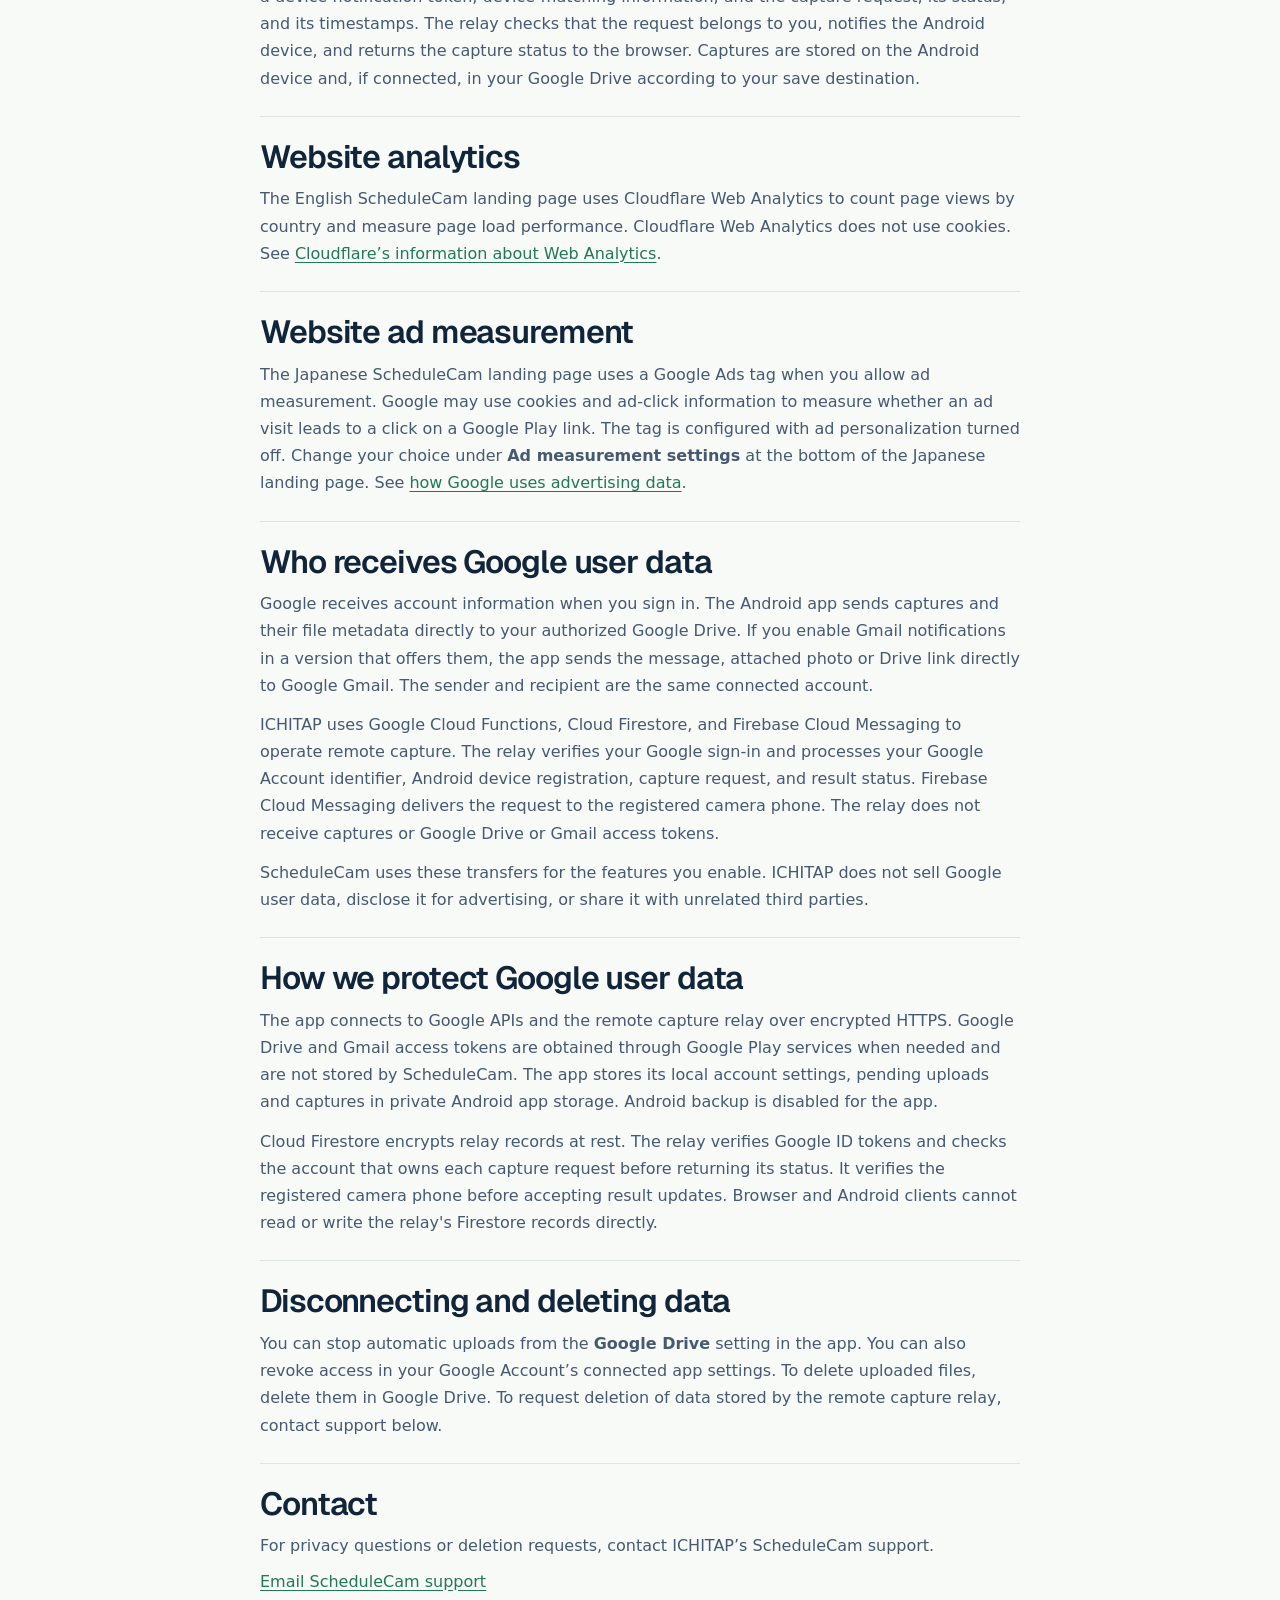
<file: ScheduleCam/privacy/index.html>
<!doctype html>
<html lang="en">
<head>
  <meta charset="utf-8">
  <meta name="viewport" content="width=device-width, initial-scale=1">
  <meta name="description" content="How ScheduleCam handles captures, Google Account data, and remote capture requests.">
  <title>ScheduleCam Privacy Policy</title>
  <link rel="canonical" href="https://support.ichitap.com/ScheduleCam/privacy/">
  <link rel="stylesheet" href="../overview/site.css">
  <style>
    main { max-width: 760px; width: calc(100% - 36px); margin: 0 auto; padding: 36px 0 60px; }
    main header, main section, main footer { padding: 24px 0; }
    main section, main footer { border-top: 1px solid var(--line); }
    main h1 { margin: 28px 0 12px; }
    main h2 { font-size: clamp(1.45rem, 3vw, 2rem); letter-spacing: -.035em; }
    main p { margin-top: 12px; line-height: 1.7; color: var(--muted); }
    .updated { font-size: .875rem; }
    main a:not(.brand) { color: var(--green); text-underline-offset: 3px; }
    main footer a { display: inline-block; margin-top: 12px; }
  </style>
</head>
<body>
  <main>
    <header class="intro">
      <a class="brand" href="../overview/">ScheduleCam</a>
      <h1>Privacy Policy</h1>
      <p class="updated"><time datetime="2026-11-25">November 25, 2026</time></p>
      <p>ScheduleCam is an Android app by ICHITAP that schedules captures and can save them to the Google Drive account you connect. This policy explains how the app handles captures, information from Google, and remote capture requests.</p>
    </header>
    <section>
      <h2>Captures and device storage</h2>
      <p>When you schedule a capture or enable remote capture, ScheduleCam can use the camera while the device is locked. If you select video with audio, it also uses the microphone. The app stores captures, schedule settings, capture results, and error records on the device. You can delete photos and videos from the <strong>Captures</strong> screen.</p>
    </section>
    <section>
      <h2>Google Account and Drive</h2>
      <p>When you sign in with Google, ScheduleCam uses the email address and authentication information provided by Google to identify you, connect to the selected account, and match remote capture requests. The connected account and information about pending uploads are stored on your Android device.</p>
      <p>If you authorize Google Drive, ScheduleCam uses file-level access (<code>drive.file</code>) limited to files it works with. The app creates a ScheduleCam folder in your Drive and uploads captures directly from the device to Google Drive. To avoid duplicate uploads, the app looks up the target folder and previously uploaded files. If a connection is interrupted, the app uses its saved copy to resume the transfer.</p>
      <p>If you choose <strong>Drive only</strong>, ScheduleCam uploads new captures and verifies their file size and checksum in Drive before removing the copies from your Android device. The device keeps the files while uploads are pending.</p>
      <p>ScheduleCam uses information obtained from Google to authenticate you, save captures to your Drive, match remote capture requests, and send any Gmail notifications you enable. Our use and transfer of information received from Google APIs follows the <a href="https://developers.google.com/terms/api-services-user-data-policy">Google API Services User Data Policy</a>, including its Limited Use requirements.</p>
    </section>
    <section id="gmail-notifications">
      <h2>Gmail notifications</h2>
      <p>When you enable Gmail notifications on the camera phone, ScheduleCam uses Gmail’s send-only permission (<code>gmail.send</code>) to email remote capture results from and to the same Google Account you connected to Drive. It attaches photos up to 17 MiB and emails links for videos and larger photos once their Drive uploads are verified. The links keep the file’s existing Drive access permissions.</p>
      <p>Gmail notifications are disabled in the current Google Play version while Google reviews the requested Gmail permission.</p>
      <p>The Android device delivers these messages directly to Gmail. The device keeps pending delivery information and a temporary copy of an attached photo to complete the send. You can turn off Gmail notifications in the app and manage messages in Gmail.</p>
    </section>
    <section>
      <h2>Remote capture requests</h2>
      <p>When you use remote capture, Google Cloud services process your Google Account identifier, a device notification token, device-matching information, and the capture request, its status, and its timestamps. The relay checks that the request belongs to you, notifies the Android device, and returns the capture status to the browser. Captures are stored on the Android device and, if connected, in your Google Drive according to your save destination.</p>
    </section>
    <section id="website-analytics">
      <h2>Website analytics</h2>
      <p>The English ScheduleCam landing page uses Cloudflare Web Analytics to count page views by country and measure page load performance. Cloudflare Web Analytics does not use cookies. See <a href="https://developers.cloudflare.com/web-analytics/about/">Cloudflare’s information about Web Analytics</a>.</p>
    </section>
    <section id="website-ad-measurement">
      <h2>Website ad measurement</h2>
      <p>The Japanese ScheduleCam landing page uses a Google Ads tag when you allow ad measurement. Google may use cookies and ad-click information to measure whether an ad visit leads to a click on a Google Play link. The tag is configured with ad personalization turned off. Change your choice under <strong>Ad measurement settings</strong> at the bottom of the Japanese landing page. See <a href="https://policies.google.com/technologies/ads">how Google uses advertising data</a>.</p>
    </section>

    <section id="google-data-sharing">
      <h2>Who receives Google user data</h2>
      <p>Google receives account information when you sign in. The Android app sends captures and their file metadata directly to your authorized Google Drive. If you enable Gmail notifications in a version that offers them, the app sends the message, attached photo or Drive link directly to Google Gmail. The sender and recipient are the same connected account.</p>
      <p>ICHITAP uses Google Cloud Functions, Cloud Firestore, and Firebase Cloud Messaging to operate remote capture. The relay verifies your Google sign-in and processes your Google Account identifier, Android device registration, capture request, and result status. Firebase Cloud Messaging delivers the request to the registered camera phone. The relay does not receive captures or Google Drive or Gmail access tokens.</p>
      <p>ScheduleCam uses these transfers for the features you enable. ICHITAP does not sell Google user data, disclose it for advertising, or share it with unrelated third parties.</p>
    </section>
    <section id="google-data-protection">
      <h2>How we protect Google user data</h2>
      <p>The app connects to Google APIs and the remote capture relay over encrypted HTTPS. Google Drive and Gmail access tokens are obtained through Google Play services when needed and are not stored by ScheduleCam. The app stores its local account settings, pending uploads and captures in private Android app storage. Android backup is disabled for the app.</p>
      <p>Cloud Firestore encrypts relay records at rest. The relay verifies Google ID tokens and checks the account that owns each capture request before returning its status. It verifies the registered camera phone before accepting result updates. Browser and Android clients cannot read or write the relay's Firestore records directly.</p>
    </section>

    <section>
      <h2>Disconnecting and deleting data</h2>
      <p>You can stop automatic uploads from the <strong>Google Drive</strong> setting in the app. You can also revoke access in your Google Account’s connected app settings. To delete uploaded files, delete them in Google Drive. To request deletion of data stored by the remote capture relay, contact support below.</p>
    </section>
    <footer id="contact">
      <h2>Contact</h2>
      <p>For privacy questions or deletion requests, contact ICHITAP’s ScheduleCam support.</p>
      <a href="mailto:ichitap-support@googlegroups.com">Email ScheduleCam support</a>
    </footer>
  </main>
</body>
</html>
</file>
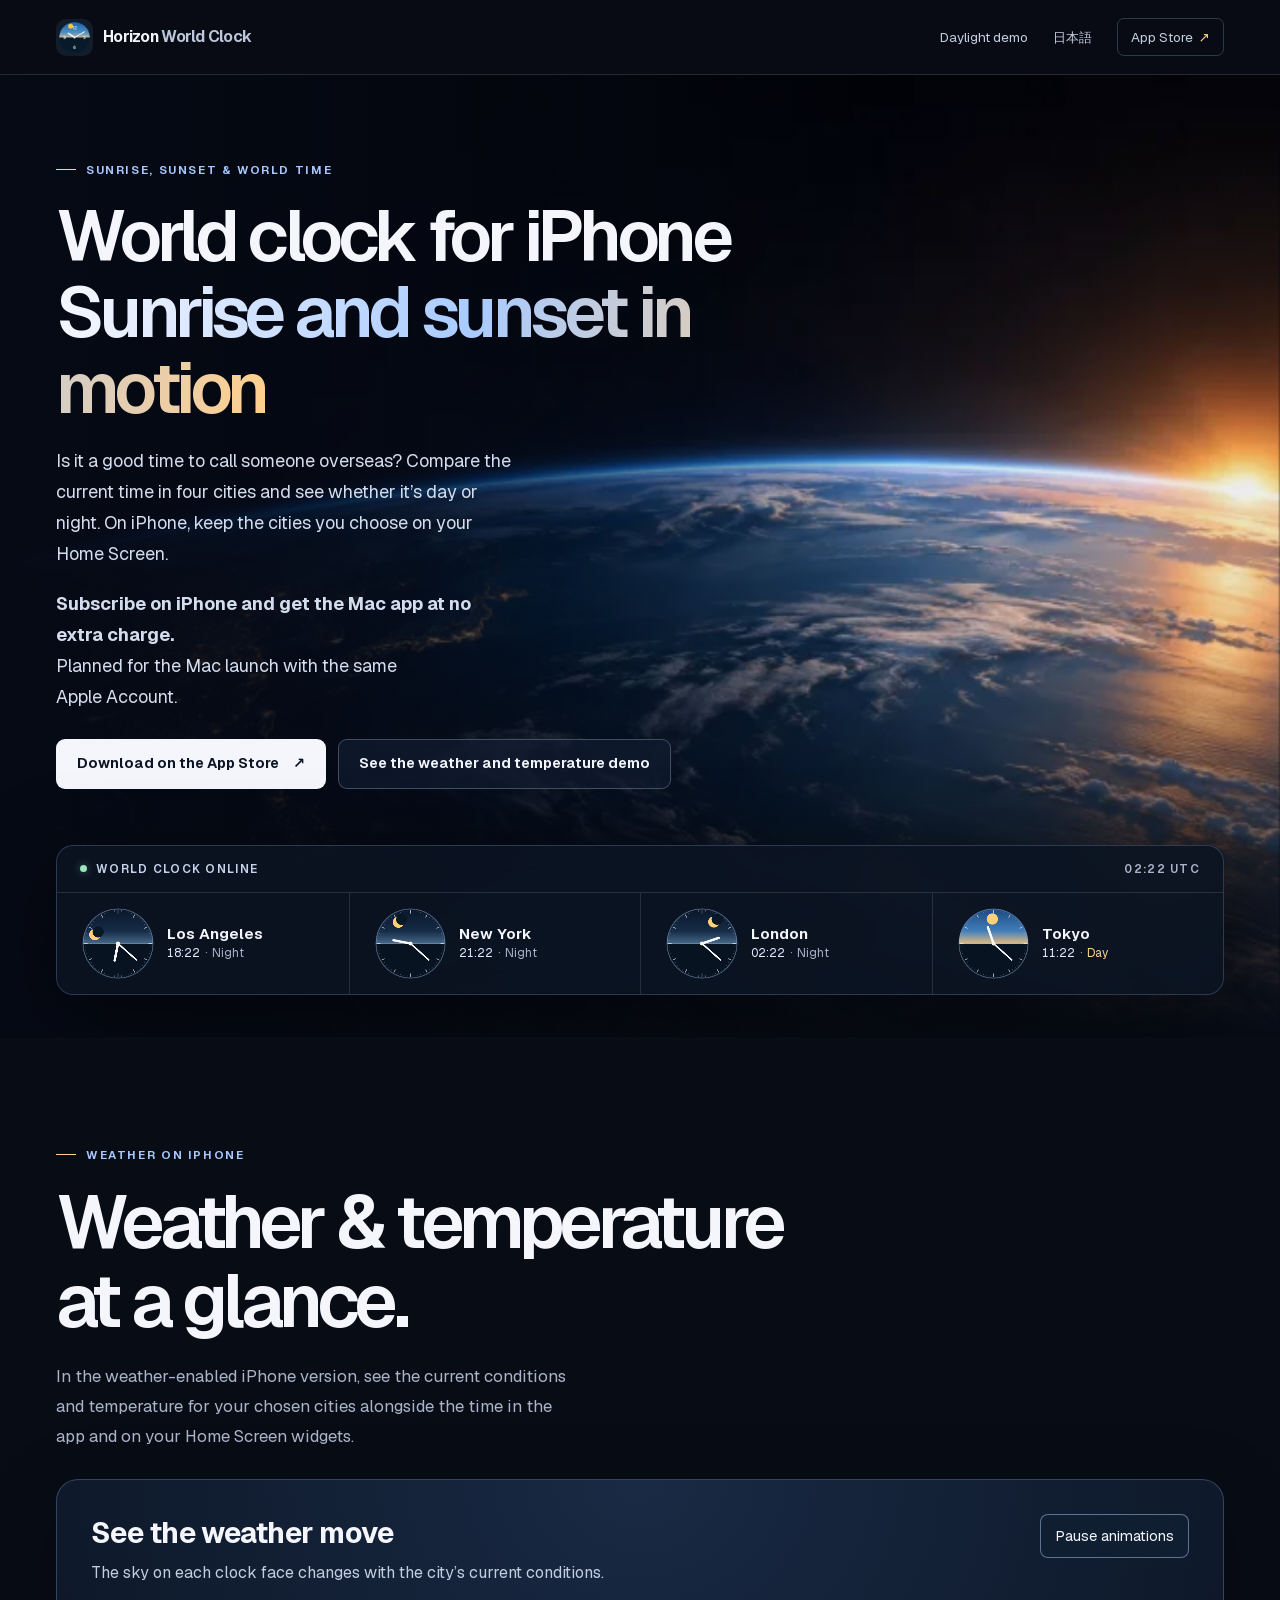
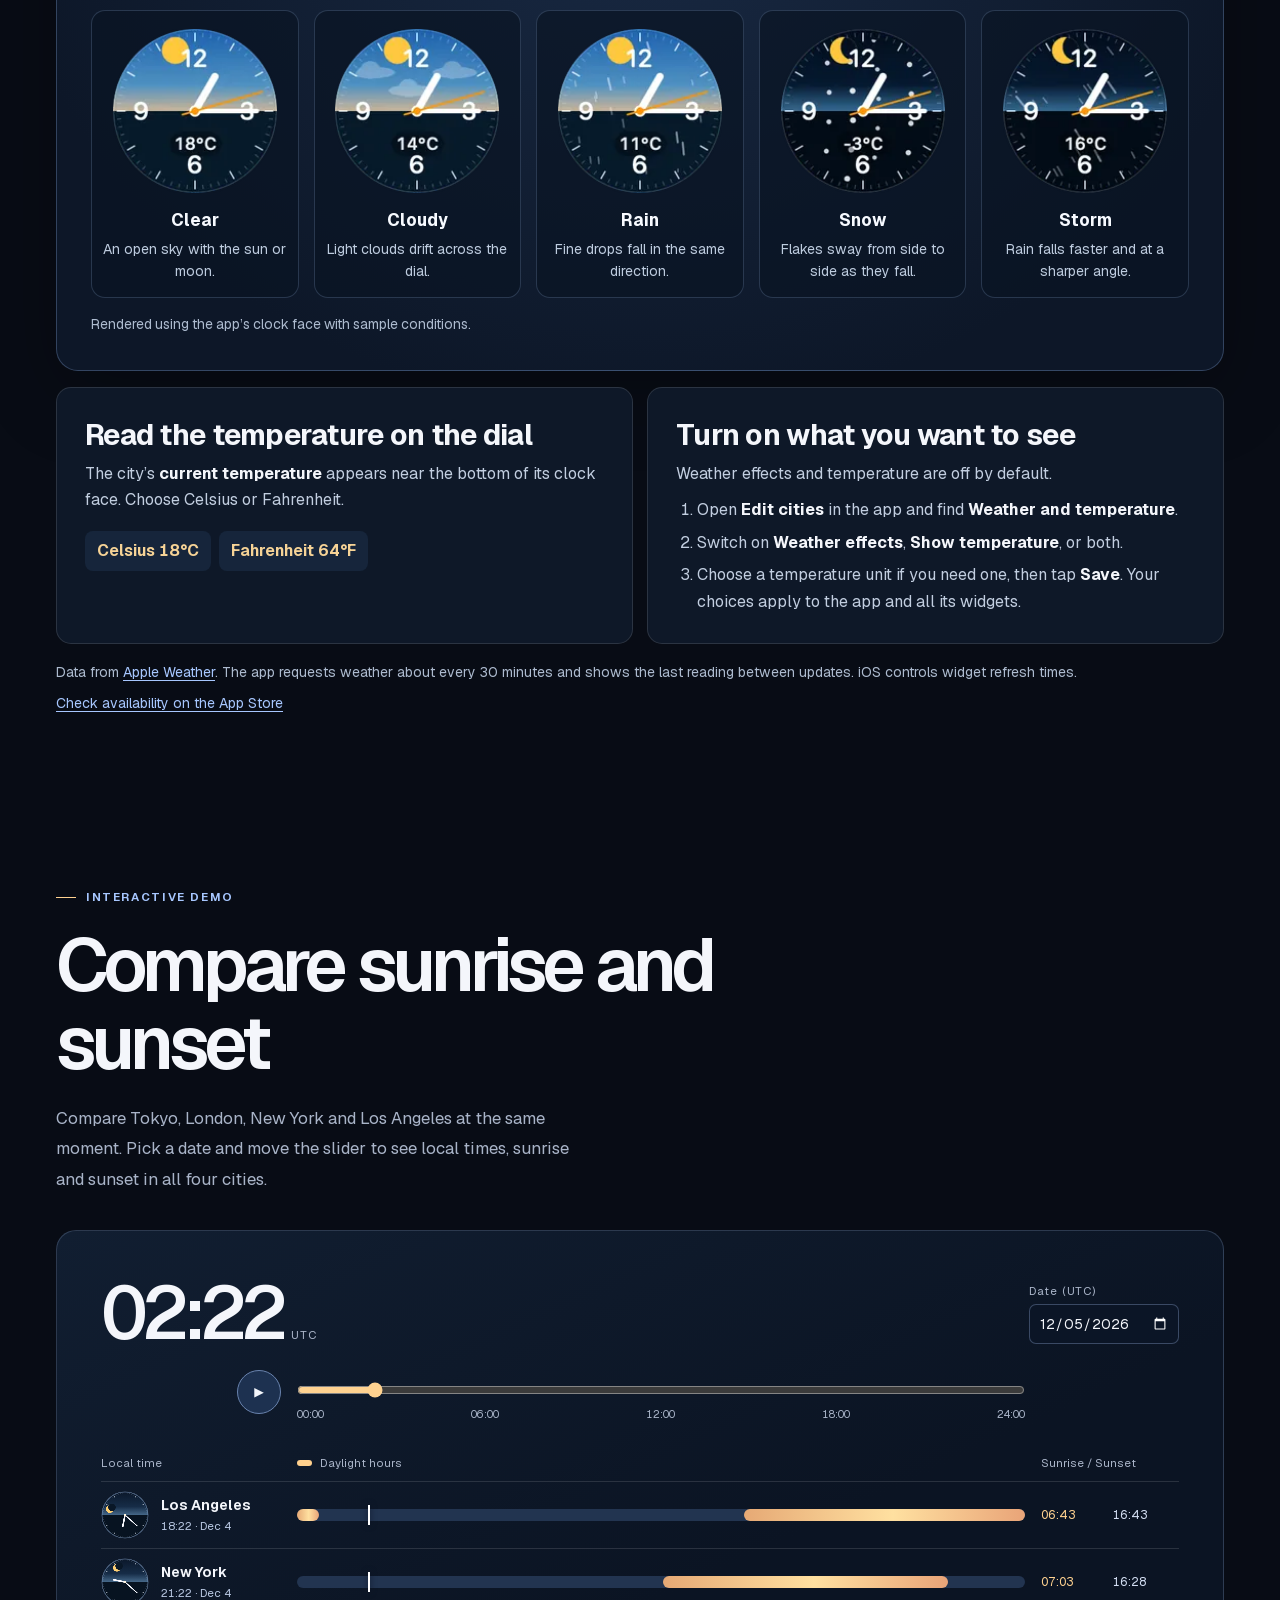
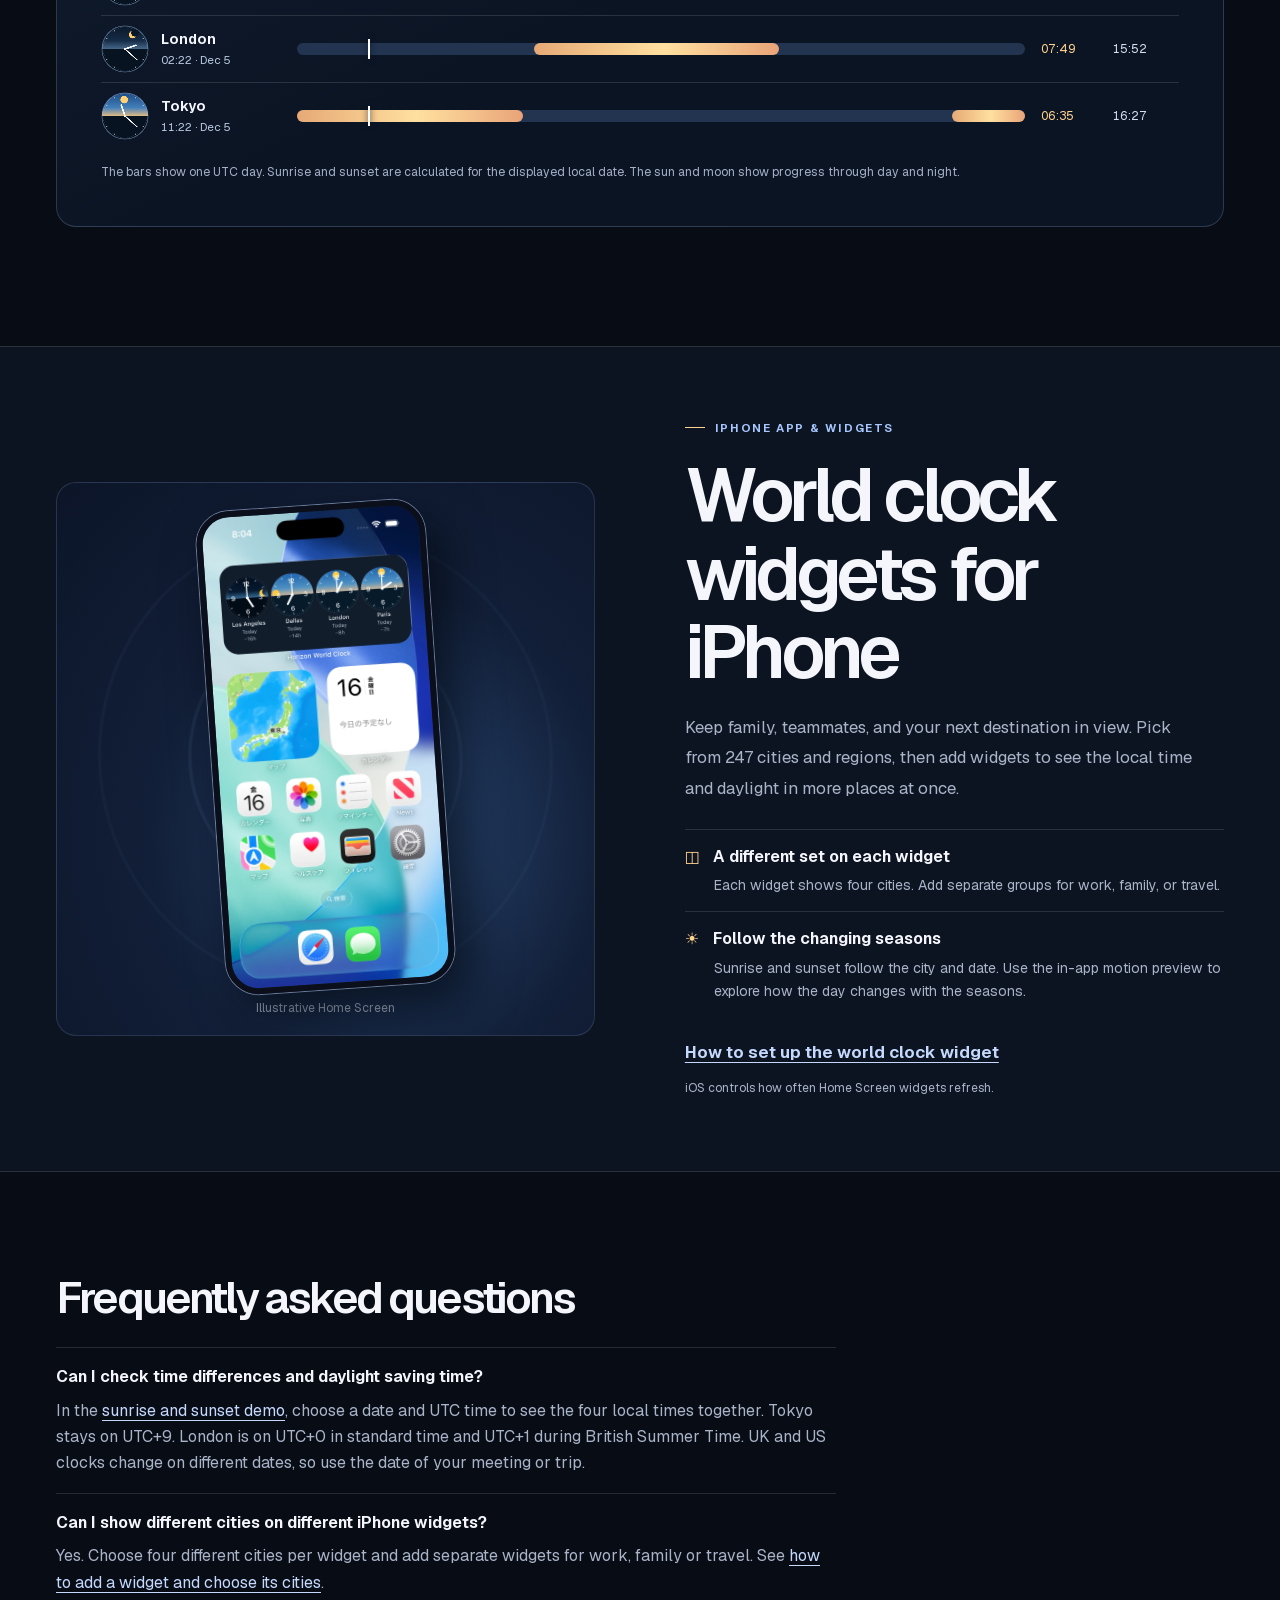
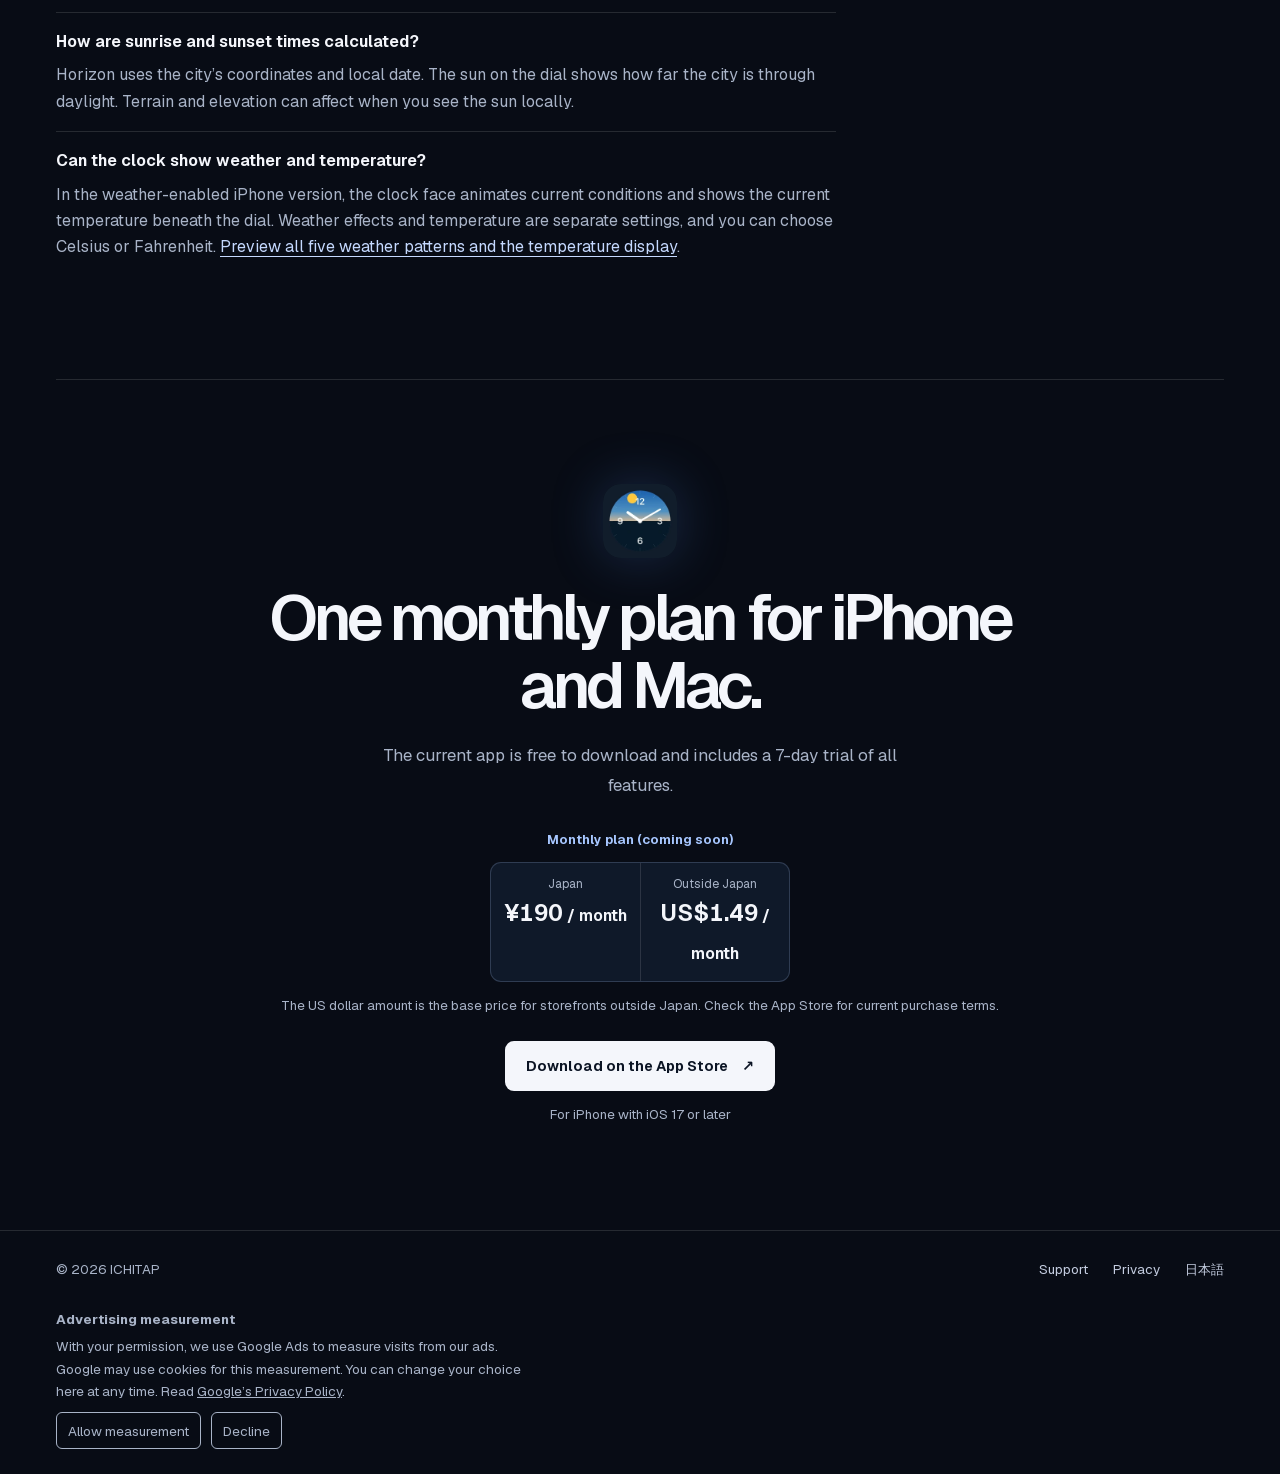
<file: Horizon-World-Clock/overview/en/index.html>
<!doctype html>
<html lang="en">
<head>
  <meta charset="utf-8">
  <!-- Google Ads: basic consent mode, enabled after opt-in -->
  <script>
    (() => {
      const tagId = 'AW-18323894522';
      const choiceKey = 'horizon-world-clock-en-ad-measurement';
      let started = false;
      let choice;
      try { choice = localStorage.getItem(choiceKey); } catch {}

      const denied = {
        ad_storage: 'denied',
        ad_user_data: 'denied',
        ad_personalization: 'denied',
        analytics_storage: 'denied'
      };

      function enableMeasurement() {
        if (started) return;
        started = true;
        window.dataLayer = window.dataLayer || [];
        window.gtag = function () { window.dataLayer.push(arguments); };
        gtag('consent', 'default', denied);
        gtag('consent', 'update', { ad_storage: 'granted', ad_user_data: 'granted' });
        gtag('js', new Date());
        gtag('config', tagId);
        const tag = document.createElement('script');
        tag.async = true;
        tag.src = 'https://www.googletagmanager.com/gtag/js?id=' + tagId;
        document.head.append(tag);
      }

      if (choice === 'allow') enableMeasurement();

      document.addEventListener('DOMContentLoaded', () => {
        const settings = document.getElementById('ad-measurement');
        const status = document.getElementById('ad-measurement-status');
        function displayChoice() {
          status.textContent = choice === 'allow' ? 'Advertising measurement is on.'
            : choice === 'decline' ? 'Advertising measurement is off.' : '';
        }
        displayChoice();
        settings.hidden = false;
        for (const button of settings.querySelectorAll('button[data-choice]')) {
          button.addEventListener('click', () => {
            choice = button.dataset.choice;
            try { localStorage.setItem(choiceKey, choice); } catch {}
            displayChoice();
            if (choice === 'allow') {
              enableMeasurement();
            } else if (started) {
              gtag('consent', 'update', denied);
              location.reload();
            }
          });
        }
      });
    })();
  </script>
  <style>
    #ad-measurement { padding-block: 0 19px; font-size: .84rem; }
    #ad-measurement p { max-width: 52ch; margin: .35rem 0; }
    #ad-measurement a { color: inherit; text-decoration: underline; padding: 0; }
    #ad-measurement button {
      border: 1px solid var(--muted);
      border-radius: 6px;
      padding: .4rem .7rem;
      margin: .3rem .4rem 0 0;
      background: transparent;
      color: inherit;
      cursor: pointer;
      font: inherit;
    }
  </style>
  <meta name="viewport" content="width=device-width, initial-scale=1">
  <meta name="theme-color" content="#080c15">
  <meta name="description" content="Compare world time in Tokyo, London, New York and Los Angeles. Add four-city world clock widgets to iPhone and explore sunrise, sunset and weather demos.">
  <title>World Clock App for iPhone &amp; Widgets | Horizon World Clock</title>
  <link rel="canonical" href="https://support.ichitap.com/Horizon-World-Clock/overview/en/">
  <link rel="alternate" hreflang="ja" href="https://support.ichitap.com/Horizon-World-Clock/overview/">
  <link rel="alternate" hreflang="en" href="https://support.ichitap.com/Horizon-World-Clock/overview/en/">
  <link rel="alternate" hreflang="x-default" href="https://support.ichitap.com/Horizon-World-Clock/overview/en/">
  <link rel="icon" type="image/webp" href="../assets/icon.webp">
  <meta property="og:type" content="website">
  <meta property="og:title" content="World Clock App for iPhone &amp; Widgets | Horizon World Clock">
  <meta property="og:description" content="Compare world time in Tokyo, London, New York and Los Angeles. Add four-city world clock widgets to iPhone and explore sunrise, sunset and weather demos.">
  <meta property="og:url" content="https://support.ichitap.com/Horizon-World-Clock/overview/en/">
  <meta property="og:image" content="https://support.ichitap.com/Horizon-World-Clock/overview/assets/share.jpg">
  <meta property="og:locale" content="en_US">
  <meta name="twitter:card" content="summary_large_image">
  <link rel="stylesheet" href="../styles.css?v=search-20261119">
  <script src="../clock.js" defer></script>
  <script src="../weather.js?v=20261119" defer></script>
  <script type="application/ld+json">
{
  "@context": "https://schema.org",
  "@graph": [
    {
      "@type": "WebPage",
      "@id": "https://support.ichitap.com/Horizon-World-Clock/overview/en/#webpage",
      "url": "https://support.ichitap.com/Horizon-World-Clock/overview/en/",
      "name": "World Clock App for iPhone & Widgets | Horizon World Clock",
      "description": "Compare world time in Tokyo, London, New York and Los Angeles. Add four-city world clock widgets to iPhone and explore sunrise, sunset and weather demos.",
      "inLanguage": "en",
      "publisher": {
        "@type": "Organization",
        "name": "ICHITAP"
      },
      "mainEntity": {
        "@id": "https://support.ichitap.com/Horizon-World-Clock/#app"
      }
    },
    {
      "@type": "SoftwareApplication",
      "@id": "https://support.ichitap.com/Horizon-World-Clock/#app",
      "name": "Horizon World Clock",
      "url": "https://support.ichitap.com/Horizon-World-Clock/overview/en/",
      "description": "World clock app for iPhone with local time, sunrise and sunset, and Home Screen widgets.",
      "operatingSystem": "iOS 17 or later",
      "applicationCategory": "UtilitiesApplication",
      "downloadUrl": "https://apps.apple.com/us/app/horizon-world-clock/id6823687302",
      "publisher": {
        "@type": "Organization",
        "name": "ICHITAP"
      },
      "inLanguage": [
        "ja",
        "en"
      ],
      "image": "https://support.ichitap.com/Horizon-World-Clock/overview/assets/share.jpg"
    }
  ]
}
  </script>
</head>
<body>
  <a class="skip-link" href="#main">Skip to content</a>
  <header class="header">
    <div class="shell header-inner">
      <a class="brand" href="./">
        <img src="../assets/icon.webp" width="37" height="37" alt="">
        <span>Horizon<span class="brand-secondary"> World Clock</span></span>
      </a>
      <nav class="nav" aria-label="Main navigation">
        <a class="nav-demo" href="#daylight">Daylight demo</a>
        <a class="language" lang="ja" hreflang="ja" href="../">日本語</a>
        <a class="nav-store" href="https://apps.apple.com/us/app/horizon-world-clock/id6823687302">App Store <span aria-hidden="true">↗</span></a>
      </nav>
    </div>
  </header>
  <main id="main">
    <section class="hero" aria-labelledby="hero-title">
      <picture class="hero-image" aria-hidden="true">
        <source media="(max-width: 600px)" srcset="../assets/orbit-mobile.webp">
        <img src="../assets/orbit.webp" alt="" fetchpriority="high">
      </picture>
      <div class="shell hero-inner">
        <div class="hero-copy">
          <p class="eyebrow"><span class="eyebrow-line"></span>Sunrise, sunset & world time</p>
          <h1 id="hero-title">World clock for iPhone<br><em>Sunrise and sunset in motion</em></h1>
          <p class="hero-intro">Is it a good time to call someone overseas? Compare the current time in four cities and see whether it’s day or night. On iPhone, keep the cities you choose on your Home Screen.</p>
          <p class="hero-intro"><strong>Subscribe on iPhone and get the Mac app at no extra charge.</strong><br>Planned for the Mac launch with the same Apple Account.</p>
          <div class="actions">
            <a class="button button-primary" href="https://apps.apple.com/us/app/horizon-world-clock/id6823687302">Download on the App Store <span aria-hidden="true">↗</span></a>
            <a class="button button-quiet" href="#weather">See the weather and temperature demo</a>
          </div>
        </div>
        <div class="live-panel" aria-label="Current time in four cities">
          <div class="live-heading"><span><i aria-hidden="true"></i>World clock online</span><time id="live-utc">UTC</time></div>
          <ul id="live-clocks" class="live-clocks"><li class="clock" data-city="la">
          <canvas width="216" height="216" aria-hidden="true"></canvas>
          <span class="clock-city">Los Angeles</span>
          <span class="clock-reading"><time>–:–</time><span aria-hidden="true">·</span><span class="clock-phase">—</span></span>
        </li>
        <li class="clock" data-city="ny">
          <canvas width="216" height="216" aria-hidden="true"></canvas>
          <span class="clock-city">New York</span>
          <span class="clock-reading"><time>–:–</time><span aria-hidden="true">·</span><span class="clock-phase">—</span></span>
        </li>
        <li class="clock" data-city="london">
          <canvas width="216" height="216" aria-hidden="true"></canvas>
          <span class="clock-city">London</span>
          <span class="clock-reading"><time>–:–</time><span aria-hidden="true">·</span><span class="clock-phase">—</span></span>
        </li>
        <li class="clock" data-city="tokyo">
          <canvas width="216" height="216" aria-hidden="true"></canvas>
          <span class="clock-city">Tokyo</span>
          <span class="clock-reading"><time>–:–</time><span aria-hidden="true">·</span><span class="clock-phase">—</span></span>
        </li>
        </ul>
          <noscript><p>Enable JavaScript to see the live clocks.</p></noscript>
        </div>
      </div>
    </section>

    <section class="weather shell" id="weather" aria-labelledby="weather-title">
      <div class="section-intro">
        <p class="eyebrow"><span class="eyebrow-line"></span>Weather on iPhone</p>
        <h2 id="weather-title">Weather &amp; temperature at a glance.</h2>
        <p>In the weather-enabled iPhone version, see the current conditions and temperature for your chosen cities alongside the time in the app and on your Home Screen widgets.</p>
      </div>
      <div class="weather-showcase">
        <div class="weather-showcase-head">
          <div>
            <h3>See the weather move</h3>
            <p>The sky on each clock face changes with the city’s current conditions.</p>
          </div>
          <button class="weather-motion" type="button" data-play="Play animations" data-pause="Pause animations" hidden>Play animations</button>
        </div>
        <ul class="weather-cards">
          <li class="weather-tile">
            <div class="weather-face" aria-hidden="true">
              <img src="../assets/weather/clear.webp" alt="" width="224" height="224" loading="lazy">
              <canvas width="160" height="160" data-weather-sprite="../assets/weather/clear-motion.webp" hidden></canvas>
            </div>
            <div><strong>Clear</strong><small><span>An open sky with the sun or moon.</span></small></div>
          </li>
          <li class="weather-tile">
            <div class="weather-face" aria-hidden="true">
              <img src="../assets/weather/cloud.webp" alt="" width="224" height="224" loading="lazy">
              <canvas width="160" height="160" data-weather-sprite="../assets/weather/cloud-motion.webp" hidden></canvas>
            </div>
            <div><strong>Cloudy</strong><small><span>Light clouds drift across the dial.</span></small></div>
          </li>
          <li class="weather-tile">
            <div class="weather-face" aria-hidden="true">
              <img src="../assets/weather/rain.webp" alt="" width="224" height="224" loading="lazy">
              <canvas width="160" height="160" data-weather-sprite="../assets/weather/rain-motion.webp" hidden></canvas>
            </div>
            <div><strong>Rain</strong><small><span>Fine drops fall in the same direction.</span></small></div>
          </li>
          <li class="weather-tile">
            <div class="weather-face" aria-hidden="true">
              <img src="../assets/weather/snow.webp" alt="" width="224" height="224" loading="lazy">
              <canvas width="160" height="160" data-weather-sprite="../assets/weather/snow-motion.webp" hidden></canvas>
            </div>
            <div><strong>Snow</strong><small><span>Flakes sway from side to side as they fall.</span></small></div>
          </li>
          <li class="weather-tile">
            <div class="weather-face" aria-hidden="true">
              <img src="../assets/weather/storm.webp" alt="" width="224" height="224" loading="lazy">
              <canvas width="160" height="160" data-weather-sprite="../assets/weather/storm-motion.webp" hidden></canvas>
            </div>
            <div><strong>Storm</strong><small><span>Rain falls faster and at a sharper angle.</span></small></div>
          </li>
        </ul>
        <p class="weather-sample">Rendered using the app’s clock face with sample conditions.</p>
      </div>
      <div class="weather-guide">
        <div>
          <h3>Read the temperature on the dial</h3>
          <p>The city’s <strong>current temperature</strong> appears near the bottom of its clock face. Choose Celsius or Fahrenheit.</p>
          <div class="weather-unit-example"><span>Celsius 18°C</span><span>Fahrenheit 64°F</span></div>
        </div>
        <div>
          <h3>Turn on what you want to see</h3>
          <p>Weather effects and temperature are off by default.</p>
          <ol>
            <li>Open <strong>Edit cities</strong> in the app and find <strong>Weather and temperature</strong>.</li>
            <li>Switch on <strong>Weather effects</strong>, <strong>Show temperature</strong>, or both.</li>
            <li>Choose a temperature unit if you need one, then tap <strong>Save</strong>. Your choices apply to the app and all its widgets.</li>
          </ol>
        </div>
      </div>
      <p class="weather-source">Data from <a href="https://weatherkit.apple.com/legal-attribution.html">Apple Weather</a>. The app requests weather about every 30 minutes and shows the last reading between updates. iOS controls widget refresh times.</p>
      <p class="weather-availability"><a href="https://apps.apple.com/us/app/horizon-world-clock/id6823687302">Check availability on the App Store</a></p>
    </section>

    <section class="daylight shell" id="daylight" aria-labelledby="daylight-title">
      <div class="section-intro">
        <p class="eyebrow"><span class="eyebrow-line"></span>Interactive demo</p>
        <h2 id="daylight-title">Compare sunrise and sunset</h2>
        <p>Compare Tokyo, London, New York and Los Angeles at the same moment. Pick a date and move the slider to see local times, sunrise and sunset in all four cities.</p>
      </div>
      <div class="demo" id="demo">
        <div class="demo-head">
          <div class="demo-clock"><output for="scrub" id="utc-time" aria-live="off">12:00</output><span>UTC</span></div>
          <label class="date-control"><span>Date (UTC)</span><input type="date" id="demo-date" min="2000-01-01" max="2099-12-31" disabled></label>
        </div>
        <div class="timeline-controls">
          <button type="button" class="play" id="play" aria-label="Play" disabled><span aria-hidden="true">▶</span></button>
          <div class="scrubber">
            <input type="range" id="scrub" min="0" max="1439" step="1" value="720" aria-label="Demo time (UTC)" disabled>
            <div class="ticks" aria-hidden="true"><span>00:00</span><span>06:00</span><span>12:00</span><span>18:00</span><span>24:00</span></div>
          </div>
        </div>
        <div class="demo-legend"><span>Local time</span><span class="legend-day">Daylight hours</span><span>Sunrise / Sunset</span></div>
        <ul class="demo-rows"><li class="demo-row" data-city="la">
          <div class="demo-place"><canvas width="144" height="144" aria-hidden="true"></canvas><div><strong>Los Angeles</strong><time>–:–</time></div></div>
          <div class="demo-track" aria-hidden="true"></div>
          <div class="demo-solar"><span class="sunrise">—</span><span class="sunset">—</span></div>
        </li>
        <li class="demo-row" data-city="ny">
          <div class="demo-place"><canvas width="144" height="144" aria-hidden="true"></canvas><div><strong>New York</strong><time>–:–</time></div></div>
          <div class="demo-track" aria-hidden="true"></div>
          <div class="demo-solar"><span class="sunrise">—</span><span class="sunset">—</span></div>
        </li>
        <li class="demo-row" data-city="london">
          <div class="demo-place"><canvas width="144" height="144" aria-hidden="true"></canvas><div><strong>London</strong><time>–:–</time></div></div>
          <div class="demo-track" aria-hidden="true"></div>
          <div class="demo-solar"><span class="sunrise">—</span><span class="sunset">—</span></div>
        </li>
        <li class="demo-row" data-city="tokyo">
          <div class="demo-place"><canvas width="144" height="144" aria-hidden="true"></canvas><div><strong>Tokyo</strong><time>–:–</time></div></div>
          <div class="demo-track" aria-hidden="true"></div>
          <div class="demo-solar"><span class="sunrise">—</span><span class="sunset">—</span></div>
        </li>
        </ul>
        <p class="demo-note">The bars show one UTC day. Sunrise and sunset are calculated for the displayed local date. The sun and moon show progress through day and night.</p>
        <noscript><p class="demo-note">Enable JavaScript to use the demo.</p></noscript>
      </div>
    </section>

    <section class="product" id="widgets" aria-labelledby="widgets-title">
      <div class="shell product-inner">
        <div class="device-stage">
          <div class="stage-glow" aria-hidden="true"></div>
          <figure class="home-screen">
            <div class="phone">
              <img src="../assets/iphone-widget-current-en.webp" width="900" height="1957" alt="Horizon World Clock on the iPhone Home Screen, showing blue daylight and dark navy night across four cities." loading="lazy">
            </div>
            <figcaption>Illustrative Home Screen</figcaption>
          </figure>
        </div>
        <div class="product-copy">
          <p class="eyebrow"><span class="eyebrow-line"></span>iPhone app & widgets</p>
          <h2 id="widgets-title">World clock widgets for iPhone</h2>
          <p>Keep family, teammates, and your next destination in view. Pick from 247 cities and regions, then add widgets to see the local time and daylight in more places at once.</p>
          <dl class="product-details">
            <div><dt><span aria-hidden="true">◫</span>A different set on each widget</dt><dd>Each widget shows four cities. Add separate groups for work, family, or travel.</dd></div>
            <div><dt><span aria-hidden="true">☀</span>Follow the changing seasons</dt><dd>Sunrise and sunset follow the city and date. Use the in-app motion preview to explore how the day changes with the seasons.</dd></div>
          </dl>
          <p class="widget-guide-link"><a class="text-link" href="iphone-world-clock-widget/">How to set up the world clock widget</a></p>
          <p class="widget-refresh">iOS controls how often Home Screen widgets refresh.</p>
        </div>
      </div>
    </section>

    <section class="answers shell" id="questions" aria-labelledby="questions-title">
      <h2 id="questions-title">Frequently asked questions</h2>
      <dl>
          <div><dt>Can I check time differences and daylight saving time?</dt><dd>In the <a href="#daylight">sunrise and sunset demo</a>, choose a date and UTC time to see the four local times together. Tokyo stays on UTC+9. London is on UTC+0 in standard time and UTC+1 during British Summer Time. UK and US clocks change on different dates, so use the date of your meeting or trip.</dd></div>
          <div><dt>Can I show different cities on different iPhone widgets?</dt><dd>Yes. Choose four different cities per widget and add separate widgets for work, family or travel. See <a href="iphone-world-clock-widget/">how to add a widget and choose its cities</a>.</dd></div>
          <div><dt>How are sunrise and sunset times calculated?</dt><dd>Horizon uses the city’s coordinates and local date. The sun on the dial shows how far the city is through daylight. Terrain and elevation can affect when you see the sun locally.</dd></div>
          <div><dt>Can the clock show weather and temperature?</dt><dd>In the weather-enabled iPhone version, the clock face animates current conditions and shows the current temperature beneath the dial. Weather effects and temperature are separate settings, and you can choose Celsius or Fahrenheit. <a href="#weather">Preview all five weather patterns and the temperature display</a>.</dd></div>
      </dl>
    </section>

    <section class="download shell" id="download" aria-labelledby="download-title">
      <img src="../assets/icon.webp" width="74" height="74" alt="" loading="lazy">
      <h2 id="download-title">One monthly plan for iPhone and Mac.</h2>
      <p>The current app is free to download and includes a 7-day trial of all features.</p>
      <p class="price-label" id="subscription-pricing">Monthly plan (coming soon)</p>
      <dl class="pricing" aria-labelledby="subscription-pricing">
        <div><dt>Japan</dt><dd>¥190<span style="font-size: .66em"> / month</span></dd></div>
        <div><dt>Outside Japan</dt><dd>US$1.49<span style="font-size: .66em"> / month</span></dd></div>
      </dl>
      <small>The US dollar amount is the base price for storefronts outside Japan. Check the App Store for current purchase terms.</small>
      <a class="button button-primary" href="https://apps.apple.com/us/app/horizon-world-clock/id6823687302">Download on the App Store <span aria-hidden="true">↗</span></a>
      <small>For iPhone with iOS 17 or later</small>
    </section>
  </main>
  <footer class="footer">
    <div class="shell footer-inner">
      <small>© 2026 ICHITAP</small>
      <nav aria-label="Footer">
        <a href="../../#english">Support</a>
        <a href="../../privacy.html#english">Privacy</a>
        <a lang="ja" hreflang="ja" href="../">日本語</a>
      </nav>
    </div>
    <section class="shell" id="ad-measurement" aria-label="Advertising measurement" hidden>
      <strong>Advertising measurement</strong>
      <p>With your permission, we use Google Ads to measure visits from our ads. Google may use cookies for this measurement. You can change your choice here at any time. Read <a href="https://policies.google.com/privacy?hl=en">Google’s Privacy Policy</a>.</p>
      <button type="button" data-choice="allow">Allow measurement</button>
      <button type="button" data-choice="decline">Decline</button>
      <p id="ad-measurement-status" role="status"></p>
    </section>
  </footer>
</body>
</html>
</file>
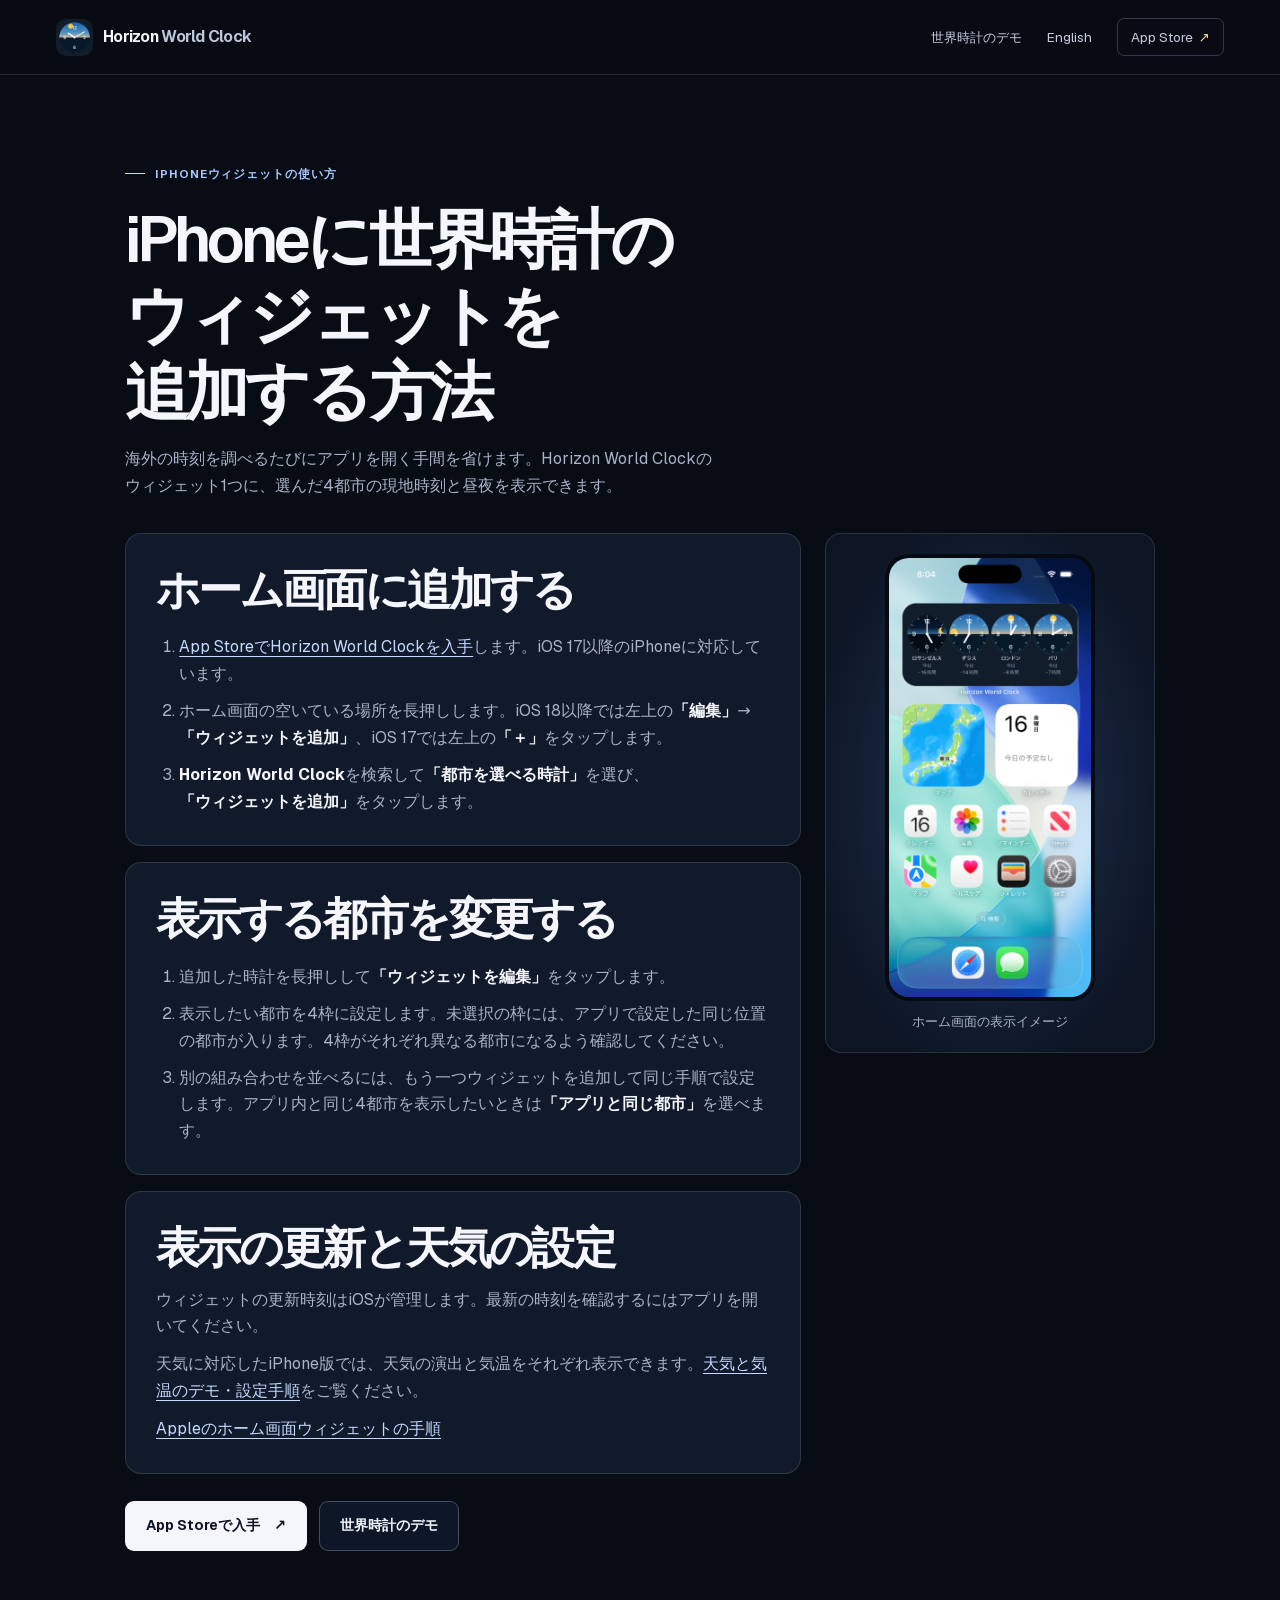
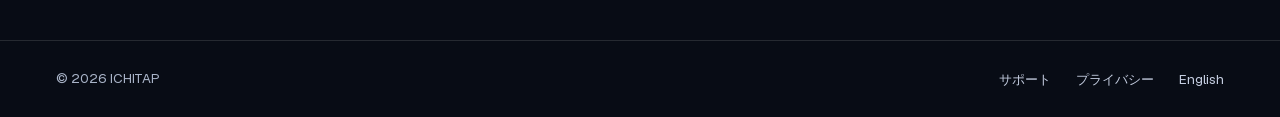
<file: Horizon-World-Clock/overview/iphone-world-clock-widget/index.html>
<!doctype html>
<html lang="ja">
<head>
  <meta charset="utf-8">
  <meta name="viewport" content="width=device-width, initial-scale=1">
  <meta name="theme-color" content="#080c15">
  <title>iPhoneに世界時計ウィジェットを追加する方法 | Horizon World Clock</title>
  <meta name="description" content="iPhoneのホーム画面に世界時計ウィジェットを追加し、表示する4都市をウィジェットごとに選ぶ方法。iOS 17以降に対応。">
  <link rel="canonical" href="https://support.ichitap.com/Horizon-World-Clock/overview/iphone-world-clock-widget/">
  <link rel="alternate" hreflang="ja" href="https://support.ichitap.com/Horizon-World-Clock/overview/iphone-world-clock-widget/">
  <link rel="alternate" hreflang="en" href="https://support.ichitap.com/Horizon-World-Clock/overview/en/iphone-world-clock-widget/">
  <link rel="alternate" hreflang="x-default" href="https://support.ichitap.com/Horizon-World-Clock/overview/en/iphone-world-clock-widget/">
  <link rel="icon" type="image/webp" href="/Horizon-World-Clock/overview/assets/icon.webp">
  <meta property="og:type" content="article">
  <meta property="og:title" content="iPhoneに世界時計ウィジェットを追加する方法 | Horizon World Clock">
  <meta property="og:description" content="iPhoneのホーム画面に世界時計ウィジェットを追加し、表示する4都市をウィジェットごとに選ぶ方法。iOS 17以降に対応。">
  <meta property="og:locale" content="ja_JP">
  <meta property="og:url" content="https://support.ichitap.com/Horizon-World-Clock/overview/iphone-world-clock-widget/">
  <meta property="og:image" content="https://support.ichitap.com/Horizon-World-Clock/overview/assets/iphone-widget-current-ja.webp">
  <meta name="twitter:card" content="summary_large_image">
  <link rel="stylesheet" href="/Horizon-World-Clock/overview/styles.css?v=search-20261119">
  <script type="application/ld+json">
{
  "@context": "https://schema.org",
  "@type": "TechArticle",
  "@id": "https://support.ichitap.com/Horizon-World-Clock/overview/iphone-world-clock-widget/#article",
  "mainEntityOfPage": "https://support.ichitap.com/Horizon-World-Clock/overview/iphone-world-clock-widget/",
  "headline": "iPhoneに世界時計ウィジェットを追加する方法",
  "description": "iPhoneのホーム画面に世界時計ウィジェットを追加し、表示する4都市をウィジェットごとに選ぶ方法。iOS 17以降に対応。",
  "inLanguage": "ja",
  "datePublished": "2026-11-19",
  "dateModified": "2026-11-19",
  "image": "https://support.ichitap.com/Horizon-World-Clock/overview/assets/iphone-widget-current-ja.webp",
  "author": {
    "@type": "Organization",
    "name": "ICHITAP"
  },
  "publisher": {
    "@type": "Organization",
    "name": "ICHITAP"
  },
  "about": {
    "@type": "SoftwareApplication",
    "@id": "https://support.ichitap.com/Horizon-World-Clock/#app",
    "name": "Horizon World Clock",
    "url": "https://support.ichitap.com/Horizon-World-Clock/overview/"
  }
}
  </script>
</head>
<body>
  <a class="skip-link" href="#main">本文へ移動</a>
  <header class="header">
    <div class="shell header-inner">
      <a class="brand" href="/Horizon-World-Clock/overview/">
        <img src="/Horizon-World-Clock/overview/assets/icon.webp" width="37" height="37" alt="">
        <span>Horizon<span class="brand-secondary"> World Clock</span></span>
      </a>
      <nav class="nav" aria-label="メインメニュー">
        <a class="nav-demo" href="/Horizon-World-Clock/overview/#live-clocks">世界時計のデモ</a>
        <a class="language" lang="en" hreflang="en" href="/Horizon-World-Clock/overview/en/iphone-world-clock-widget/">English</a>
        <a class="nav-store" href="https://apps.apple.com/jp/app/horizon-world-clock/id6823687302">App Store <span aria-hidden="true">↗</span></a>
      </nav>
    </div>
  </header>
  <main id="main">
    <article class="guide shell">
      <header class="guide-intro">
        <p class="eyebrow"><span class="eyebrow-line"></span>iPhoneウィジェットの使い方</p>
        <h1><span class="heading-phrase">iPhoneに</span><span class="heading-phrase">世界時計の</span><span class="heading-phrase">ウィジェットを</span><span class="heading-phrase">追加する方法</span></h1>
        <p>海外の時刻を調べるたびにアプリを開く手間を省けます。Horizon World Clockのウィジェット1つに、選んだ4都市の現地時刻と昼夜を表示できます。</p>
      </header>
      <div class="guide-layout">
        <section class="guide-card" aria-labelledby="add">
          <h2 id="add"><span class="heading-phrase">ホーム画面に</span><span class="heading-phrase">追加する</span></h2>
          <ol>
            <li><a class="text-link" href="https://apps.apple.com/jp/app/horizon-world-clock/id6823687302">App StoreでHorizon World Clockを入手</a>します。iOS 17以降のiPhoneに対応しています。</li>
            <li>ホーム画面の空いている場所を長押しします。iOS 18以降では左上の<strong>「編集」</strong>→<strong>「ウィジェットを追加」</strong>、iOS 17では左上の<strong>「＋」</strong>をタップします。</li>
            <li><strong>Horizon World Clock</strong>を検索して<strong>「都市を選べる時計」</strong>を選び、<strong>「ウィジェットを追加」</strong>をタップします。</li>
          </ol>
        </section>
        <section class="guide-card" aria-labelledby="cities">
          <h2 id="cities"><span class="heading-phrase">表示する都市を</span><span class="heading-phrase">変更する</span></h2>
          <ol>
            <li>追加した時計を長押しして<strong>「ウィジェットを編集」</strong>をタップします。</li>
            <li>表示したい都市を4枠に設定します。未選択の枠には、アプリで設定した同じ位置の都市が入ります。4枠がそれぞれ異なる都市になるよう確認してください。</li>
            <li>別の組み合わせを並べるには、もう一つウィジェットを追加して同じ手順で設定します。アプリ内と同じ4都市を表示したいときは<strong>「アプリと同じ都市」</strong>を選べます。</li>
          </ol>
        </section>
        <figure class="guide-figure">
          <img src="/Horizon-World-Clock/overview/assets/iphone-widget-current-ja.webp" width="900" height="1957" alt="iPhoneのホーム画面にあるHorizon World Clockウィジェット。4都市の時計で昼夜が分かります。">
          <figcaption>ホーム画面の表示イメージ</figcaption>
        </figure>
        <section class="guide-card" aria-labelledby="refresh">
          <h2 id="refresh"><span class="heading-phrase">表示の更新と</span><span class="heading-phrase">天気の設定</span></h2>
          <p>ウィジェットの更新時刻はiOSが管理します。最新の時刻を確認するにはアプリを開いてください。</p>
          <p>天気に対応したiPhone版では、天気の演出と気温をそれぞれ表示できます。<a class="text-link" href="/Horizon-World-Clock/overview/#weather">天気と気温のデモ・設定手順</a>をご覧ください。</p>
          <p><a class="text-link" href="https://support.apple.com/ja-jp/118610">Appleのホーム画面ウィジェットの手順</a></p>
        </section>
      </div>
      <div class="actions">
        <a class="button button-primary" href="https://apps.apple.com/jp/app/horizon-world-clock/id6823687302">App Storeで入手 <span aria-hidden="true">↗</span></a>
        <a class="button button-quiet" href="/Horizon-World-Clock/overview/#live-clocks">世界時計のデモ</a>
      </div>
    </article>
  </main>
  <footer class="footer">
    <div class="shell footer-inner">
      <small>© 2026 ICHITAP</small>
      <nav aria-label="フッター">
        <a href="/Horizon-World-Clock/">サポート</a>
        <a href="/Horizon-World-Clock/privacy.html">プライバシー</a>
        <a lang="en" hreflang="en" href="/Horizon-World-Clock/overview/en/iphone-world-clock-widget/">English</a>
      </nav>
    </div>
  </footer>
</body>
</html>
</file>
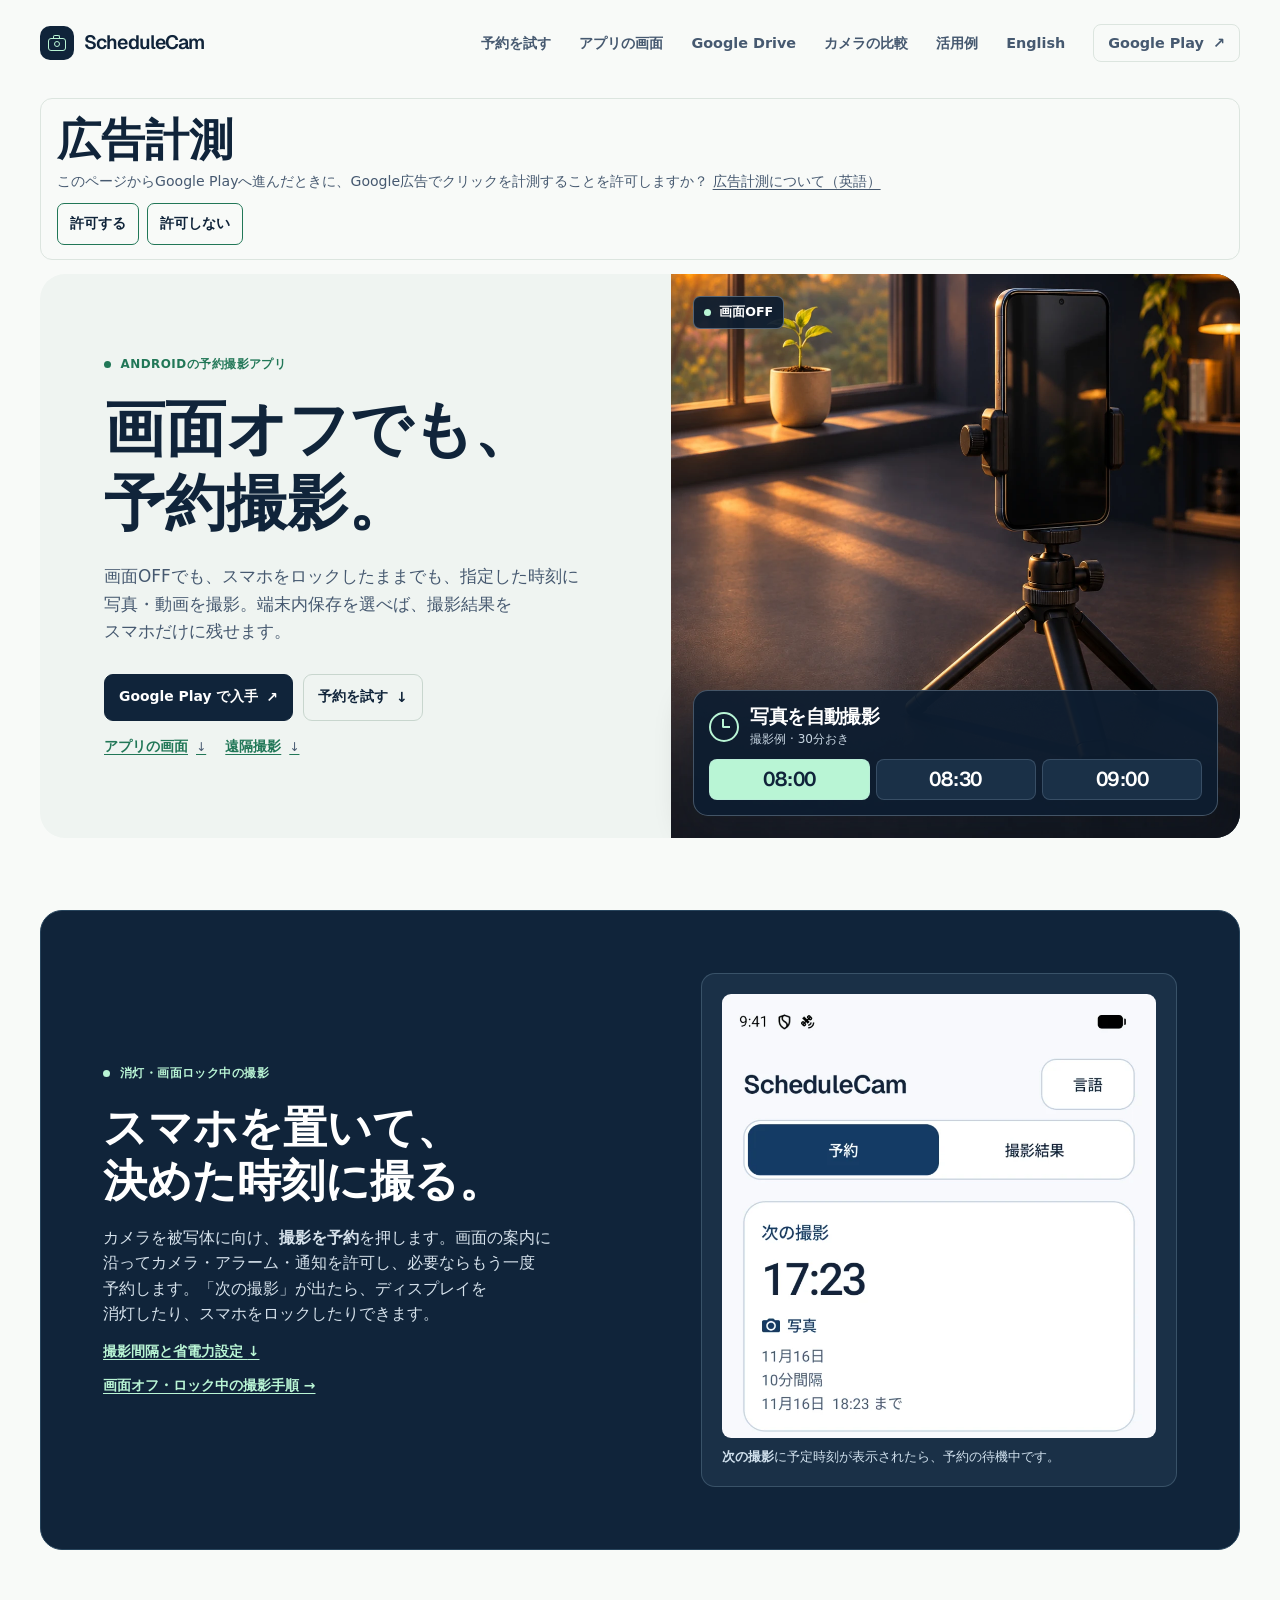
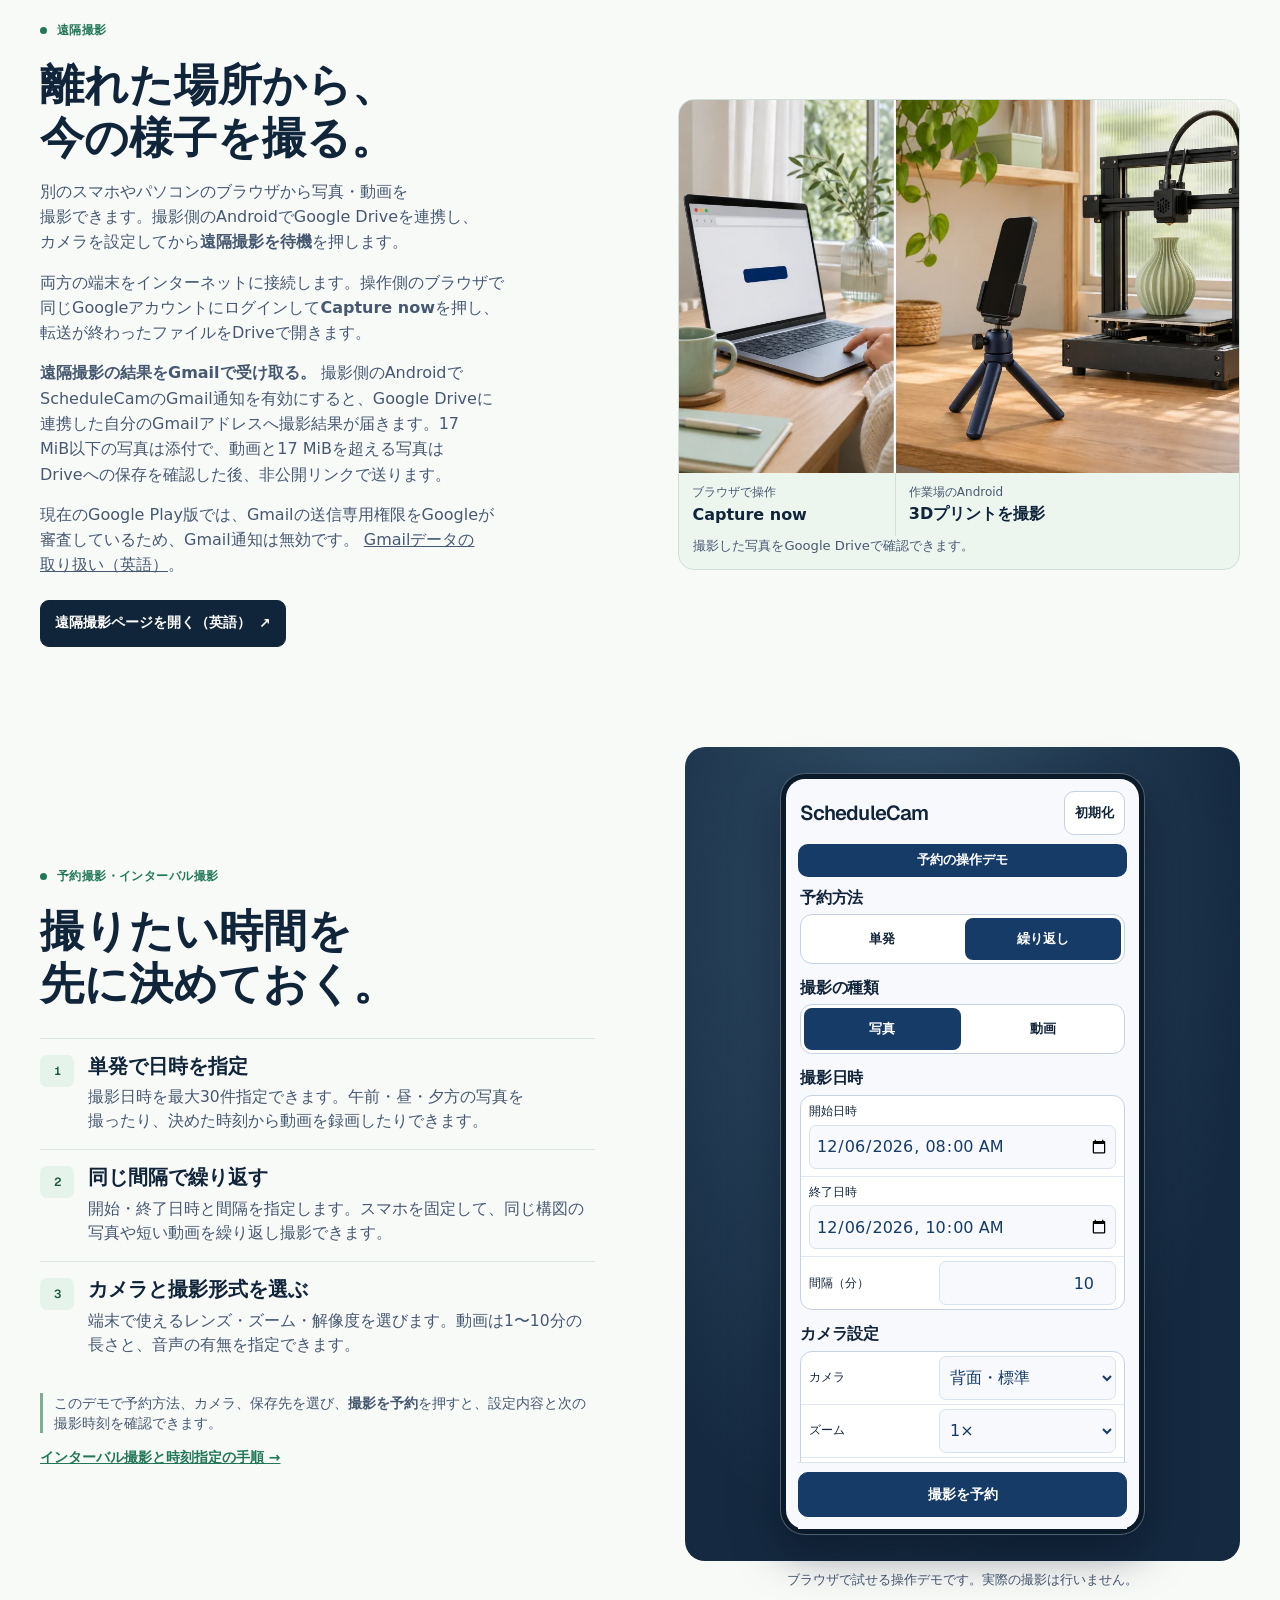
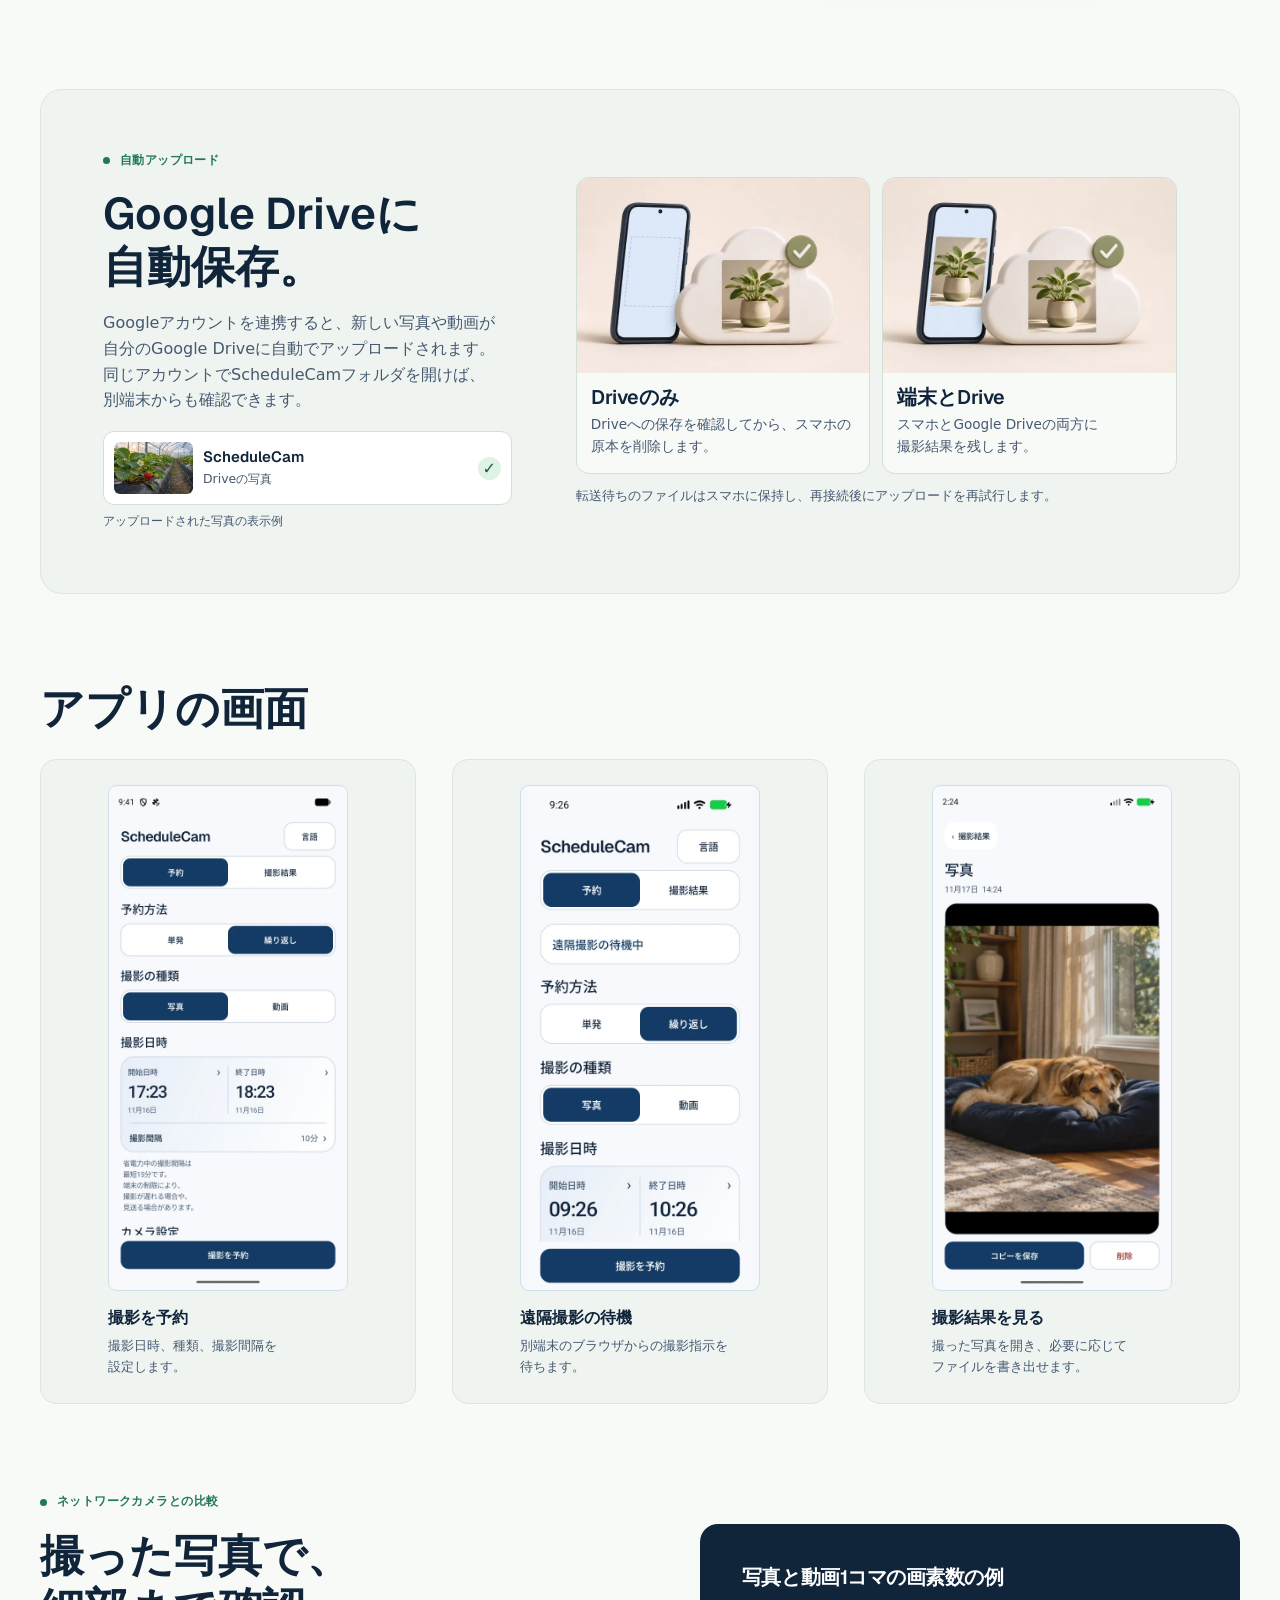
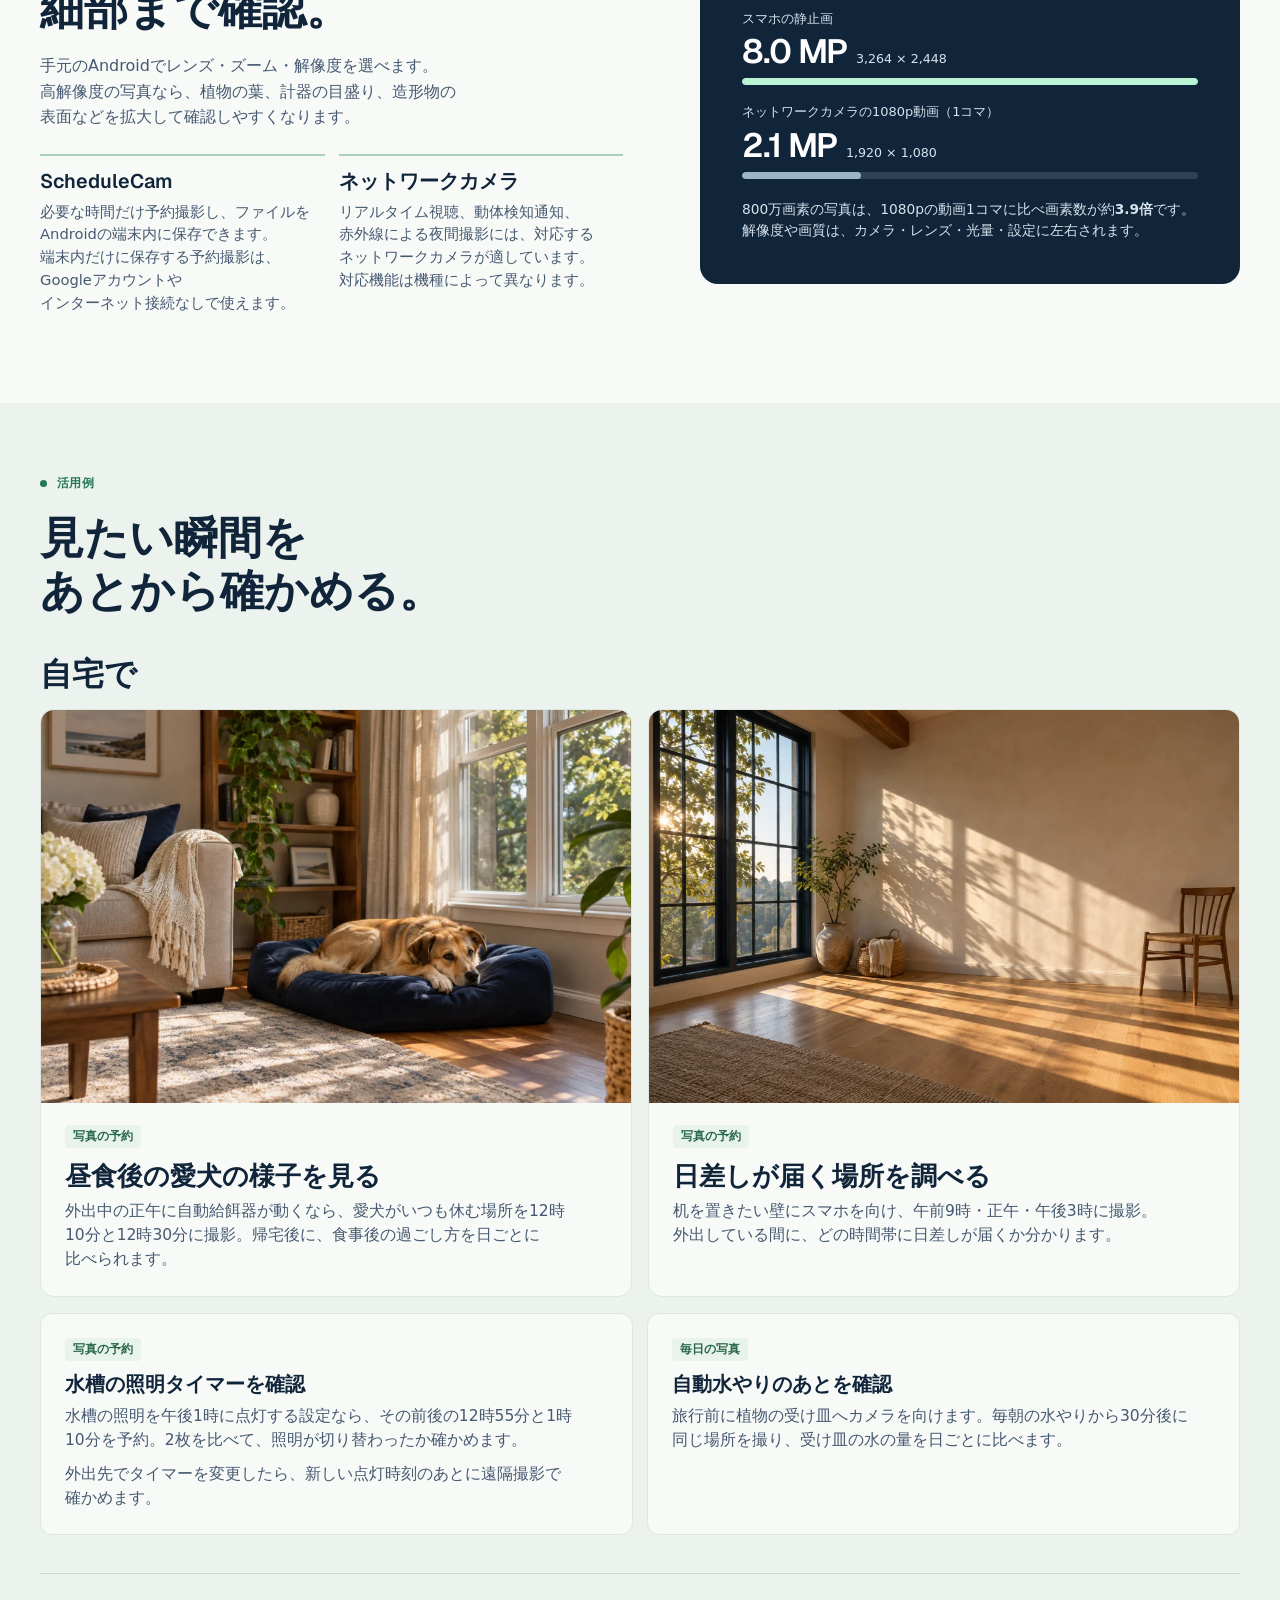
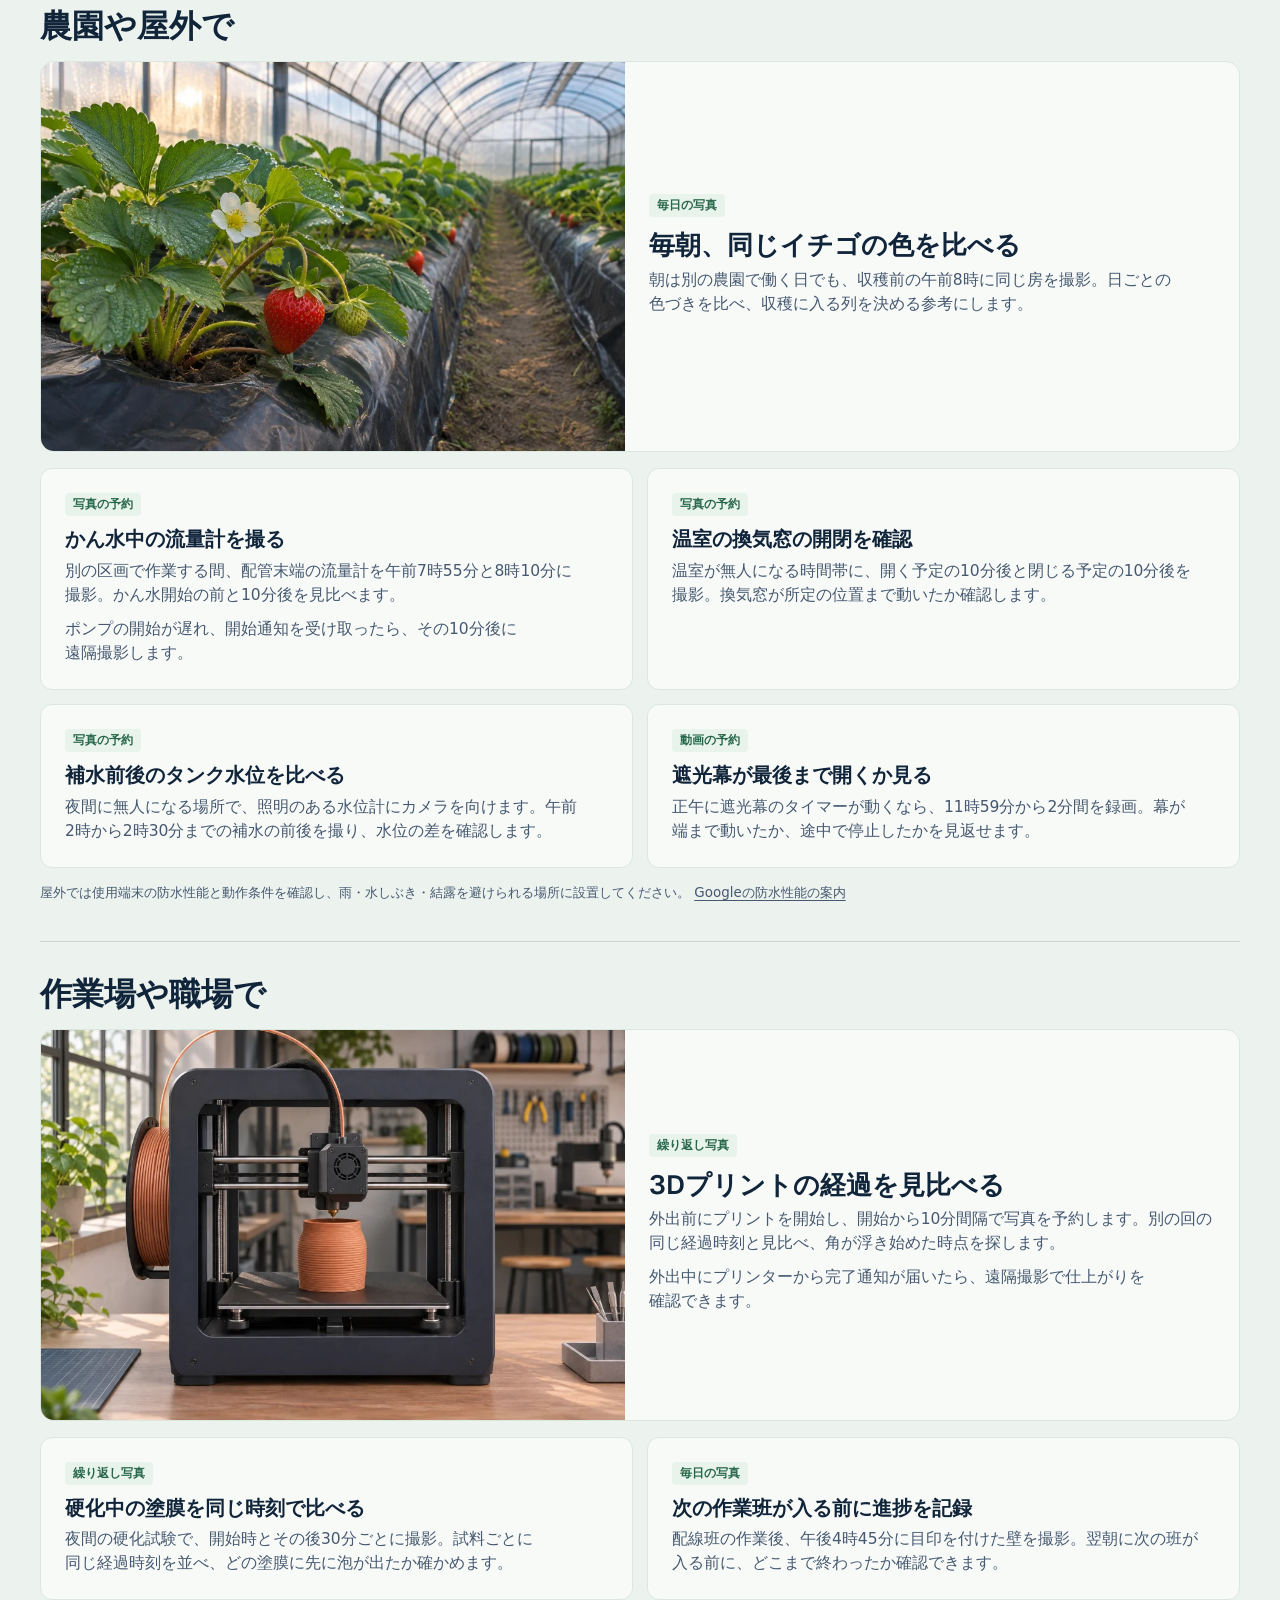
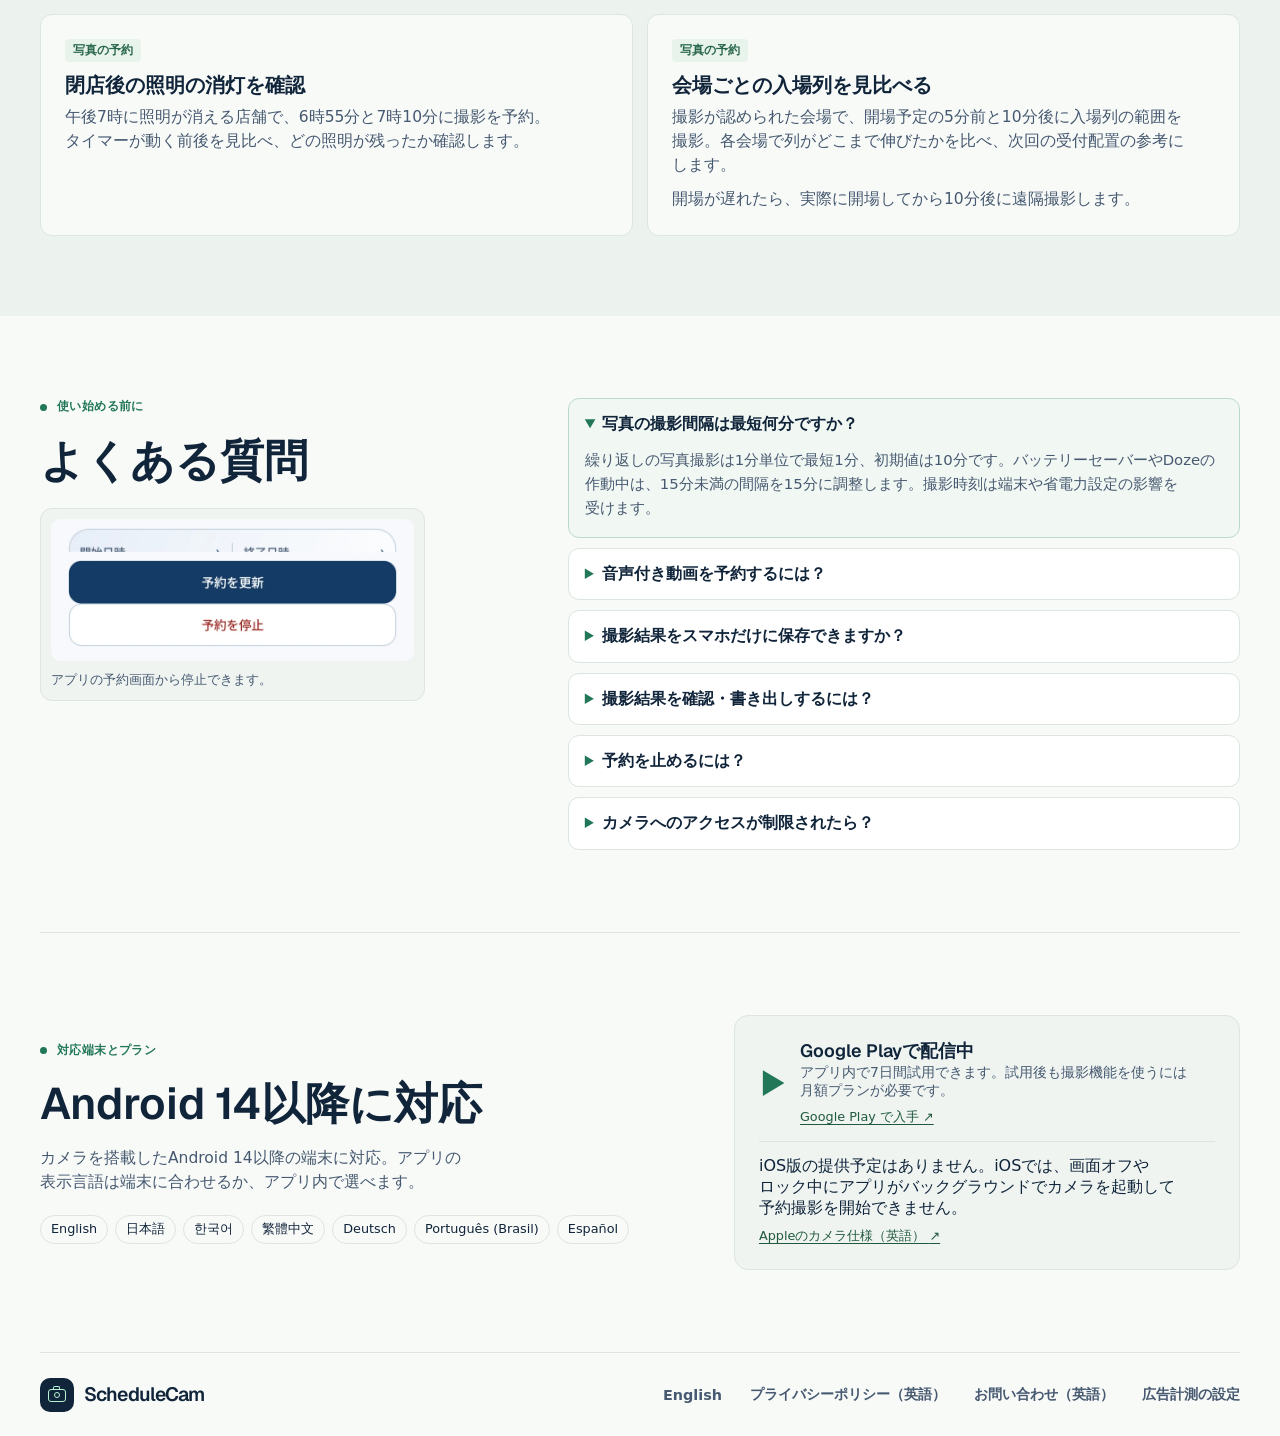
<file: ScheduleCam/overview/ja/index.html>
<!doctype html>
<html lang="ja">
<head>
  <meta charset="utf-8">
  <meta name="viewport" content="width=device-width, initial-scale=1">
  <meta name="theme-color" content="#f8faf8">
  <title>Androidの画面オフ・ロック中に予約撮影｜ScheduleCam</title>
  <meta name="description" content="画面OFF・ディスプレイ消灯中やスマホをロックしたまま、指定時刻に写真・動画を撮影。Androidで予約撮影、インターバル撮影、ブラウザからの遠隔撮影、Google Drive自動保存。">
  <link rel="canonical" href="https://support.ichitap.com/ScheduleCam/overview/ja/">
  <link rel="alternate" hreflang="en" href="https://support.ichitap.com/ScheduleCam/overview/">
  <link rel="alternate" hreflang="ja" href="https://support.ichitap.com/ScheduleCam/overview/ja/">
  <link rel="alternate" hreflang="x-default" href="https://support.ichitap.com/ScheduleCam/overview/">
  <link rel="stylesheet" href="../site.css?v=20261117-ads-measurement">
  <link rel="stylesheet" href="../demo.css">
  <link rel="stylesheet" href="./overview.css?v=20261117-illustrations">
  <script src="../demo.js" defer></script>
  <script src="../ads-measurement.js" defer></script>
</head>
<body class="ja-overview">
  <a class="skip" href="#main">本文へ移動</a>
  <header class="site-header wrap">
    <a class="brand" href="./"><span class="brand-icon" aria-hidden="true"><span class="camera-icon"></span></span>ScheduleCam</a>
    <nav aria-label="主なナビゲーション">
      <a href="#try-demo">予約を試す</a>
      <a href="#screenshots">アプリの画面</a>
      <a href="#drive">Google Drive</a>
      <a href="#compare">カメラの比較</a>
      <a href="#ideas">活用例</a>
      <a class="ja-language" href="../" lang="en" hreflang="en">English</a>
      <a class="nav-cta" href="https://play.google.com/store/apps/details?id=com.ichitap.schedulecam" data-ads-play-link>Google Play <span aria-hidden="true">↗</span></a>
    </nav>
  </header>
  <section class="ads-measurement wrap" id="ads-measurement" aria-labelledby="ads-measurement-title" hidden>
    <h2 id="ads-measurement-title" tabindex="-1">広告計測</h2>
    <p>このページからGoogle Playへ進んだときに、Google広告でクリックを計測することを許可しますか？ <a href="../../privacy/#website-ad-measurement">広告計測について（英語）</a></p>
    <div class="ads-measurement-actions">
      <button type="button" data-ads-consent="granted">許可する</button>
      <button type="button" data-ads-consent="denied">許可しない</button>
    </div>
  </section>
  <main id="main">
    <section class="hero wrap" aria-labelledby="title">
      <div class="hero-copy">
        <p class="eyebrow"><span class="indicator"></span> Androidの予約撮影アプリ</p>
        <h1 id="title"><span>画面オフでも、</span><br><span>予約撮影。</span></h1>
        <p>画面OFFでも、スマホをロックしたままでも、指定した時刻に写真・動画を撮影。端末内保存を選べば、撮影結果をスマホだけに残せます。</p>
        <div class="hero-actions">
          <a class="button primary" href="https://play.google.com/store/apps/details?id=com.ichitap.schedulecam" data-ads-play-link>Google Play で入手 <span aria-hidden="true">↗</span></a>
          <a class="button secondary" href="#try-demo">予約を試す <span aria-hidden="true">↓</span></a>
        </div>
        <a class="hero-remote-link" href="#screenshots">アプリの画面 <span aria-hidden="true">↓</span></a>
        <a class="hero-remote-link" href="#remote-shutter">遠隔撮影 <span aria-hidden="true">↓</span></a>
      </div>
      <figure class="hero-image">
        <img src="../assets/scheduled-capture.webp" width="1120" height="1400" alt="窓辺の植物にカメラを向けて三脚に固定したAndroidスマホ" fetchpriority="high">
        <span class="screen-state"><span class="indicator"></span>画面OFF</span>
        <figcaption class="capture-plan">
          <div class="capture-plan-heading">
            <span class="capture-clock" aria-hidden="true"></span>
            <span><strong>写真を自動撮影</strong><small>撮影例 · 30分おき</small></span>
          </div>
          <ul class="capture-slots" aria-label="撮影時刻の例">
            <li><time datetime="08:00">08:00</time></li>
            <li><time datetime="08:30">08:30</time></li>
            <li><time datetime="09:00">09:00</time></li>
          </ul>
        </figcaption>
      </figure>
    </section>

    <nav class="section-links wrap" aria-label="このページの内容">
      <a href="#screen-off">画面オフ撮影</a>
      <a href="#screenshots">アプリの画面</a>
      <a href="#compare">カメラの比較</a>
      <a href="#ideas">活用例</a>
      <a href="../" lang="en" hreflang="en">English</a>
    </nav>

    <section class="screen-off wrap" id="screen-off" aria-labelledby="screen-off-title">
      <div>
        <p class="eyebrow"><span class="indicator"></span> 消灯・画面ロック中の撮影</p>
        <h2 id="screen-off-title"><span>スマホを置いて、</span><br><span>決めた時刻に撮る。</span></h2>
        <p>カメラを被写体に向け、<strong>撮影を予約</strong>を押します。画面の案内に沿ってカメラ・アラーム・通知を許可し、必要ならもう一度予約します。「次の撮影」が出たら、ディスプレイを消灯したり、スマホをロックしたりできます。</p>
        <a class="screen-off-link" href="#timing">撮影間隔と省電力設定 <span aria-hidden="true">↓</span></a>
        <a class="screen-off-link" href="./screen-off/">画面オフ・ロック中の撮影手順 →</a>
      </div>
      <figure class="locked-example screen-figure">
        <img src="./assets/waiting.webp" width="810" height="828" alt="予約中の日本語画面に次の撮影時刻と撮影間隔が表示されている" loading="lazy">
        <figcaption><strong>次の撮影</strong>に予定時刻が表示されたら、予約の待機中です。</figcaption>
      </figure>
    </section>

    <section class="remote-shutter wrap" id="remote-shutter" aria-labelledby="remote-shutter-title">
      <div class="remote-shutter-copy">
        <p class="eyebrow"><span class="indicator"></span> 遠隔撮影</p>
        <h2 id="remote-shutter-title"><span>離れた場所から、</span><br><span>今の様子を撮る。</span></h2>
        <p>別のスマホやパソコンのブラウザから写真・動画を撮影できます。撮影側のAndroidでGoogle Driveを連携し、カメラを設定してから<strong>遠隔撮影を待機</strong>を押します。</p>
        <p>両方の端末をインターネットに接続します。操作側のブラウザで同じGoogleアカウントにログインして<strong lang="en">Capture now</strong>を押し、転送が終わったファイルをDriveで開きます。</p>
        <p id="gmail-notifications"><strong>遠隔撮影の結果をGmailで受け取る。</strong> 撮影側のAndroidでScheduleCamのGmail通知を有効にすると、Google Driveに連携した自分のGmailアドレスへ撮影結果が届きます。17 MiB以下の写真は添付で、動画と17 MiBを超える写真はDriveへの保存を確認した後、非公開リンクで送ります。</p>
        <p>現在のGoogle Play版では、Gmailの送信専用権限をGoogleが審査しているため、Gmail通知は無効です。 <a href="../../privacy/#gmail-notifications">Gmailデータの取り扱い（英語）</a>。</p>
        <a class="button primary remote-shutter-cta" href="https://ichitap-schedulecam.web.app/remote/">遠隔撮影ページを開く（英語） <span aria-hidden="true">↗</span></a>
      </div>
      <figure class="remote-scene">
        <img src="./assets/remote-workshop.webp" width="1080" height="720" alt="左は自宅のパソコンで開いたブラウザ。右は作業場でスマホのカメラを3Dプリントの花瓶に向けた様子。" loading="lazy" decoding="async">
        <figcaption>
          <ol class="remote-steps" role="list">
            <li><span>ブラウザで操作</span><strong lang="en">Capture now</strong></li>
            <li><span>作業場のAndroid</span><strong>3Dプリントを撮影</strong></li>
          </ol>
          <p>撮影した写真をGoogle Driveで確認できます。</p>
        </figcaption>
      </figure>
    </section>

    <section class="process wrap" id="how" aria-labelledby="how-title">
      <div class="process-copy">
        <p class="eyebrow"><span class="indicator"></span> 予約撮影・インターバル撮影</p>
        <h2 id="how-title"><span>撮りたい時間を</span><br><span>先に決めておく。</span></h2>
        <ol class="steps" role="list">
          <li><span class="step-number" aria-hidden="true">1</span><h3>単発で日時を指定</h3><p>撮影日時を最大30件指定できます。午前・昼・夕方の写真を撮ったり、決めた時刻から動画を録画したりできます。</p></li>
          <li><span class="step-number" aria-hidden="true">2</span><h3>同じ間隔で繰り返す</h3><p>開始・終了日時と間隔を指定します。スマホを固定して、同じ構図の写真や短い動画を繰り返し撮影できます。</p></li>
          <li><span class="step-number" aria-hidden="true">3</span><h3>カメラと撮影形式を選ぶ</h3><p>端末で使えるレンズ・ズーム・解像度を選びます。動画は1〜10分の長さと、音声の有無を指定できます。</p></li>
        </ol>
        <p class="hint">このデモで予約方法、カメラ、保存先を選び、<strong>撮影を予約</strong>を押すと、設定内容と次の撮影時刻を確認できます。</p>
        <p class="ja-guide-link"><a href="./interval-camera/">インターバル撮影と時刻指定の手順 →</a></p>
      </div>
      <figure class="product" id="try-demo" tabindex="-1">
        <div class="product-background">
          <div class="phone" id="schedule-demo-fallback">
            <img src="./assets/schedule.webp" width="540" height="1140" alt="写真・動画、日時、撮影間隔を選べる日本語の予約画面" loading="lazy">
          </div>
          <div class="demo-phone" id="schedule-demo" hidden>
            <div class="demo-screen">
              <header class="demo-header">
                <strong>ScheduleCam</strong>
                <button type="button" class="demo-reset" id="demo-reset">初期化</button>
              </header>
              <div class="demo-tab">予約の操作デモ</div>
              <form class="demo-form" id="demo-form" aria-label="ScheduleCamの予約操作デモ" novalidate>
                <div class="demo-options" id="demo-draft">
                  <fieldset class="demo-fieldset">
                    <legend>予約方法</legend>
                    <div class="demo-segments">
                      <label><input type="radio" name="mode" value="once"><span>単発</span></label>
                      <label><input type="radio" name="mode" value="repeat" checked><span>繰り返し</span></label>
                    </div>
                  </fieldset>
                  <fieldset class="demo-fieldset">
                    <legend>撮影の種類</legend>
                    <div class="demo-segments">
                      <label><input type="radio" name="kind" value="photo" checked><span>写真</span></label>
                      <label><input type="radio" name="kind" value="video"><span>動画</span></label>
                    </div>
                  </fieldset>
                  <fieldset class="demo-fieldset demo-video" id="demo-video" hidden>
                    <legend class="demo-sr-only">動画の設定</legend>
                    <div class="demo-card">
                      <label class="demo-row"><span>動画の長さ</span>
                        <select name="duration">
                          <option value="1">1分</option>
                          <option value="2">2分</option>
                          <option value="3">3分</option>
                          <option value="4">4分</option>
                          <option value="5">5分</option>
                          <option value="6">6分</option>
                          <option value="7">7分</option>
                          <option value="8">8分</option>
                          <option value="9">9分</option>
                          <option value="10">10分</option>
                        </select>
                      </label>
                      <label class="demo-row"><span>音声</span>
                        <select name="audio">
                          <option value="off">なし</option>
                          <option value="on">あり</option>
                        </select>
                      </label>
                    </div>
                  </fieldset>
                  <fieldset class="demo-fieldset" id="demo-repeat">
                    <legend>撮影日時</legend>
                    <div class="demo-card">
                      <label class="demo-row demo-row-stacked"><span>開始日時</span><input name="start" type="datetime-local"></label>
                      <label class="demo-row demo-row-stacked"><span>終了日時</span><input name="end" type="datetime-local"></label>
                      <label class="demo-row"><span>間隔（分）</span><input name="interval" type="number" min="1" step="1" value="10"></label>
                    </div>
                  </fieldset>
                  <fieldset class="demo-fieldset" id="demo-once" hidden>
                    <legend>撮影日時</legend>
                    <div class="demo-card" id="demo-times"></div>
                    <button class="demo-add" id="demo-add" type="button">日時を追加</button>
                  </fieldset>
                  <template id="demo-time-row">
                    <div class="demo-one-time">
                      <div class="demo-time-heading">
                        <label></label><button type="button" class="demo-remove">削除</button>
                      </div>
                      <input type="datetime-local">
                    </div>
                  </template>
                  <fieldset class="demo-fieldset">
                    <legend>カメラ設定</legend>
                    <div class="demo-card">
                      <label class="demo-row"><span>カメラ</span>
                        <select name="lens"><option value="rear">背面・標準</option><option value="front">前面</option></select>
                      </label>
                      <label class="demo-row"><span>ズーム</span><select name="zoom"></select></label>
                      <label class="demo-row"><span>解像度</span><select name="resolution"></select></label>
                    </div>
                  </fieldset>
                  <fieldset class="demo-fieldset">
                    <legend>保存先</legend>
                    <div class="demo-card">
                      <label class="demo-row"><span>保存先</span>
                        <select name="destination">
                          <option>端末</option>
                          <option>端末とDrive</option>
                          <option>Driveのみ</option>
                        </select>
                      </label>
                    </div>
                  </fieldset>
                </div>
                <section class="demo-status" id="demo-status" aria-labelledby="demo-next" hidden>
                  <h3 id="demo-next" tabindex="-1">次の撮影</h3>
                  <p class="demo-next-time" id="demo-next-time"></p>
                  <dl class="demo-summary" id="demo-summary"></dl>
                </section>
                <div class="demo-actions">
                  <p id="demo-message" class="demo-message" role="status"></p>
                  <button class="demo-submit" id="demo-submit" type="submit">撮影を予約</button>
                  <button class="demo-stop" id="demo-stop" type="button" hidden>予約を停止</button>
                </div>
              </form>
            </div>
          </div>
        </div>
        <figcaption id="demo-caption">ScheduleCamの予約画面</figcaption>
      </figure>
    </section>

    <section class="drive-section wrap" id="drive" aria-labelledby="drive-title">
      <div class="drive-intro">
        <p class="eyebrow"><span class="indicator"></span> 自動アップロード</p>
        <h2 id="drive-title"><span>Google Driveに</span><br><span>自動保存。</span></h2>
        <p>Googleアカウントを連携すると、新しい写真や動画が自分のGoogle Driveに自動でアップロードされます。同じアカウントでScheduleCamフォルダを開けば、別端末からも確認できます。</p>
        <figure class="drive-result">
          <div class="drive-result-file">
            <img src="../assets/strawberry-growth.webp" width="960" height="640" alt="" loading="lazy">
            <div><strong>ScheduleCam</strong><span>Driveの写真</span></div>
            <span class="drive-result-check" aria-hidden="true">✓</span>
          </div>
          <figcaption>アップロードされた写真の表示例</figcaption>
        </figure>
      </div>
      <div class="drive-choices">
        <article class="drive-option">
          <img src="./assets/drive-only.webp" width="750" height="500" alt="保存を確認した写真がクラウド側にだけ残っている" loading="lazy" decoding="async">
          <div>
            <h3>Driveのみ</h3>
            <p>Driveへの保存を確認してから、スマホの原本を削除します。</p>
          </div>
        </article>
        <article class="drive-option">
          <img src="./assets/drive-and-phone.webp" width="750" height="500" alt="同じ写真がスマホとクラウドの両方に残っている" loading="lazy" decoding="async">
          <div>
            <h3>端末とDrive</h3>
            <p>スマホとGoogle Driveの両方に撮影結果を残します。</p>
          </div>
        </article>
        <p class="drive-note">転送待ちのファイルはスマホに保持し、再接続後にアップロードを再試行します。</p>
      </div>
    </section>

    <section class="ja-screenshots wrap" id="screenshots" aria-labelledby="screenshots-title">
      <h2 id="screenshots-title">アプリの画面</h2>
      <div class="ja-screenshot-grid">
        <figure class="screen-figure">
          <img src="./assets/schedule.webp" width="540" height="1140" alt="日本語の予約画面で写真と繰り返し間隔を選択" loading="lazy">
          <figcaption><strong>撮影を予約</strong><br>撮影日時、種類、撮影間隔を設定します。</figcaption>
        </figure>
        <figure class="screen-figure">
          <img src="./assets/remote.webp" width="540" height="1200" alt="日本語の予約画面の上部に遠隔撮影の待機中と表示されている" loading="lazy">
          <figcaption><strong>遠隔撮影の待機</strong><br>別端末のブラウザからの撮影指示を待ちます。</figcaption>
        </figure>
        <figure class="screen-figure">
          <img src="./assets/capture.webp?v=pet" width="540" height="1140" alt="撮影結果で、日が差す窓辺のベッドに横たわる犬の写真を表示した日本語画面" loading="lazy">
          <figcaption><strong>撮影結果を見る</strong><br>撮った写真を開き、必要に応じてファイルを書き出せます。</figcaption>
        </figure>
      </div>
    </section>

    <section class="comparison wrap" id="compare" aria-labelledby="compare-title">
      <div class="comparison-copy">
        <p class="eyebrow"><span class="indicator"></span> ネットワークカメラとの比較</p>
        <h2 id="compare-title"><span>撮った写真で、</span><span>細部まで確認。</span></h2>
        <p>手元のAndroidでレンズ・ズーム・解像度を選べます。高解像度の写真なら、植物の葉、計器の目盛り、造形物の表面などを拡大して確認しやすくなります。</p>
        <div class="comparison-uses">
          <article><h3>ScheduleCam</h3><p>必要な時間だけ予約撮影し、ファイルをAndroidの端末内に保存できます。端末内だけに保存する予約撮影は、Googleアカウントやインターネット接続なしで使えます。</p></article>
          <article><h3>ネットワークカメラ</h3><p>リアルタイム視聴、動体検知通知、赤外線による夜間撮影には、対応するネットワークカメラが適しています。対応機能は機種によって異なります。</p></article>
        </div>
      </div>
      <figure class="resolution-example">
        <figcaption>写真と動画1コマの画素数の例</figcaption>
        <dl class="resolution-values">
          <div>
            <dt>スマホの静止画</dt>
            <dd><div class="resolution-meta"><strong>8.0 MP</strong><span>3,264 × 2,448</span></div>
              <div class="resolution-bar phone-still" aria-hidden="true"><span></span></div>
            </dd>
          </div>
          <div>
            <dt>ネットワークカメラの1080p動画（1コマ）</dt>
            <dd><div class="resolution-meta"><strong>2.1 MP</strong><span>1,920 × 1,080</span></div>
              <div class="resolution-bar network-video" aria-hidden="true"><span></span></div>
            </dd>
          </div>
        </dl>
        <p>800万画素の写真は、1080pの動画1コマに比べ画素数が約<strong>3.9倍</strong>です。解像度や画質は、カメラ・レンズ・光量・設定に左右されます。</p>
      </figure>
    </section>

    <section class="ideas" id="ideas" aria-labelledby="ideas-title">
      <div class="wrap">
        <p class="eyebrow"><span class="indicator"></span> 活用例</p>
        <h2 id="ideas-title"><span>見たい瞬間を</span><br><span>あとから確かめる。</span></h2>

        <section class="case-group" aria-labelledby="home-cases">
          <h3 id="home-cases">自宅で</h3>
          <div class="case-features">
            <article>
              <img src="../assets/pet-at-home.webp" width="960" height="640" alt="日が差す窓辺で休む犬" loading="lazy">
              <div class="case-feature-copy">
                <p class="mode">写真の予約</p>
                <h4><span>昼食後の愛犬の</span><wbr><span>様子を見る</span></h4>
                <p>外出中の正午に自動給餌器が動くなら、愛犬がいつも休む場所を12時10分と12時30分に撮影。帰宅後に、食事後の過ごし方を日ごとに比べられます。</p>
              </div>
            </article>
            <article>
              <img src="../assets/vacant-room.webp" width="960" height="640" alt="大きな窓から床に差す日差し" loading="lazy">
              <div class="case-feature-copy">
                <p class="mode">写真の予約</p>
                <h4><span>日差しが届く場所を</span><wbr><span>調べる</span></h4>
                <p>机を置きたい壁にスマホを向け、午前9時・正午・午後3時に撮影。外出している間に、どの時間帯に日差しが届くか分かります。</p>
              </div>
            </article>
          </div>
          <div class="case-grid">
            <article>
              <p class="mode">写真の予約</p>
              <h4><span>水槽の照明タイマーを</span><wbr><span>確認</span></h4>
              <p>水槽の照明を午後1時に点灯する設定なら、その前後の12時55分と1時10分を予約。2枚を比べて、照明が切り替わったか確かめます。</p>
              <p class="case-follow-up">外出先でタイマーを変更したら、新しい点灯時刻のあとに遠隔撮影で確かめます。</p>
            </article>
            <article>
              <p class="mode">毎日の写真</p>
              <h4><span>自動水やりの</span><wbr><span>あとを確認</span></h4>
              <p>旅行前に植物の受け皿へカメラを向けます。毎朝の水やりから30分後に同じ場所を撮り、受け皿の水の量を日ごとに比べます。</p>
            </article>
          </div>
        </section>

        <section class="case-group" aria-labelledby="farm-cases">
          <h3 id="farm-cases">農園や屋外で</h3>
          <article class="case-spotlight">
            <img src="../assets/strawberry-growth.webp" width="960" height="640" alt="温室の花と実がついたイチゴ" loading="lazy">
            <div class="case-feature-copy">
              <p class="mode">毎日の写真</p>
              <h4><span>毎朝、同じイチゴの</span><wbr><span>色を比べる</span></h4>
              <p>朝は別の農園で働く日でも、収穫前の午前8時に同じ房を撮影。日ごとの色づきを比べ、収穫に入る列を決める参考にします。</p>
            </div>
          </article>
          <div class="case-grid">
            <article>
              <p class="mode">写真の予約</p>
              <h4><span>かん水中の</span><wbr><span>流量計を撮る</span></h4>
              <p>別の区画で作業する間、配管末端の流量計を午前7時55分と8時10分に撮影。かん水開始の前と10分後を見比べます。</p>
              <p class="case-follow-up">ポンプの開始が遅れ、開始通知を受け取ったら、その10分後に遠隔撮影します。</p>
            </article>
            <article>
              <p class="mode">写真の予約</p>
              <h4><span>温室の換気窓の</span><wbr><span>開閉を確認</span></h4>
              <p>温室が無人になる時間帯に、開く予定の10分後と閉じる予定の10分後を撮影。換気窓が所定の位置まで動いたか確認します。</p>
            </article>
            <article>
              <p class="mode">写真の予約</p>
              <h4><span>補水前後の</span><wbr><span>タンク水位を比べる</span></h4>
              <p>夜間に無人になる場所で、照明のある水位計にカメラを向けます。午前2時から2時30分までの補水の前後を撮り、水位の差を確認します。</p>
            </article>
            <article>
              <p class="mode">動画の予約</p>
              <h4><span>遮光幕が最後まで</span><wbr><span>開くか見る</span></h4>
              <p>正午に遮光幕のタイマーが動くなら、11時59分から2分間を録画。幕が端まで動いたか、途中で停止したかを見返せます。</p>
            </article>
          </div>
          <p class="case-note">屋外では使用端末の防水性能と動作条件を確認し、雨・水しぶき・結露を避けられる場所に設置してください。 <a href="https://support.google.com/pixelphone/answer/7533279?hl=ja">Googleの防水性能の案内</a></p>
        </section>

        <section class="case-group" aria-labelledby="project-cases">
          <h3 id="project-cases">作業場や職場で</h3>
          <article class="case-spotlight">
            <img src="../assets/print-progress.webp" width="960" height="640" alt="作業場の3Dプリンターで造形途中の花瓶" loading="lazy">
            <div class="case-feature-copy">
              <p class="mode">繰り返し写真</p>
              <h4><span>3Dプリントの</span><wbr><span>経過を見比べる</span></h4>
              <p>外出前にプリントを開始し、開始から10分間隔で写真を予約します。別の回の同じ経過時刻と見比べ、角が浮き始めた時点を探します。</p>
              <p class="case-follow-up">外出中にプリンターから完了通知が届いたら、遠隔撮影で仕上がりを確認できます。</p>
            </div>
          </article>
          <div class="case-grid">
            <article>
              <p class="mode">繰り返し写真</p>
              <h4><span>硬化中の塗膜を</span><wbr><span>同じ時刻で比べる</span></h4>
              <p>夜間の硬化試験で、開始時とその後30分ごとに撮影。試料ごとに同じ経過時刻を並べ、どの塗膜に先に泡が出たか確かめます。</p>
            </article>
            <article>
              <p class="mode">毎日の写真</p>
              <h4><span>次の作業班が入る前に</span><wbr><span>進捗を記録</span></h4>
              <p>配線班の作業後、午後4時45分に目印を付けた壁を撮影。翌朝に次の班が入る前に、どこまで終わったか確認できます。</p>
            </article>
            <article>
              <p class="mode">写真の予約</p>
              <h4><span>閉店後の照明の</span><wbr><span>消灯を確認</span></h4>
              <p>午後7時に照明が消える店舗で、6時55分と7時10分に撮影を予約。タイマーが動く前後を見比べ、どの照明が残ったか確認します。</p>
            </article>
            <article>
              <p class="mode">写真の予約</p>
              <h4><span>会場ごとの入場列を</span><wbr><span>見比べる</span></h4>
              <p>撮影が認められた会場で、開場予定の5分前と10分後に入場列の範囲を撮影。各会場で列がどこまで伸びたかを比べ、次回の受付配置の参考にします。</p>
              <p class="case-follow-up">開場が遅れたら、実際に開場してから10分後に遠隔撮影します。</p>
            </article>
          </div>
        </section>
      </div>
    </section>

    <section class="faq wrap" id="faq" aria-labelledby="faq-title">
      <div>
        <p class="eyebrow"><span class="indicator"></span> 使い始める前に</p>
        <h2 id="faq-title">よくある質問</h2>
        <figure class="screen-figure faq-figure">
          <img src="./assets/stop.webp" width="810" height="318" alt="日本語の予約画面の下部にある予約を停止ボタン" loading="lazy">
          <figcaption>アプリの予約画面から停止できます。</figcaption>
        </figure>
      </div>
      <div class="faq-list">
        <details id="timing" open>
          <summary>写真の撮影間隔は最短何分ですか？</summary>
          <p>繰り返しの写真撮影は1分単位で最短1分、初期値は10分です。バッテリーセーバーやDozeの作動中は、15分未満の間隔を15分に調整します。撮影時刻は端末や省電力設定の影響を受けます。</p>
        </details>
        <details>
          <summary>音声付き動画を予約するには？</summary>
          <p><strong>動画</strong>を選び、音声を「あり」にして、マイクへのアクセスを許可します。繰り返しの場合は、録画の長さより長い間隔を設定します。</p>
        </details>
        <details>
          <summary>撮影結果をスマホだけに保存できますか？</summary>
          <p>保存先を<strong>端末</strong>にすると、予約撮影の写真・動画をオフラインでも保存できます。Drive連携時は、接続が戻ると転送を再試行します。ブラウザからの遠隔撮影にはDrive連携とインターネット接続が必要です。</p>
        </details>
        <details>
          <summary>撮影結果を確認・書き出しするには？</summary>
          <p><strong>撮影結果</strong>から写真を開いたり、動画を再生したりできます。書き出すときは<strong>コピーを保存</strong>を押してください。Driveに転送したファイルは、ScheduleCamフォルダで確認できます。</p>
        </details>
        <details>
          <summary>予約を止めるには？</summary>
          <p>アプリで<strong>予約を停止</strong>を押すか、待機中の通知から停止します。予約の通知を消した場合も予約は停止します。端末を再起動したら、アプリを開いて再予約してください。</p>
        </details>
        <details>
          <summary>カメラへのアクセスが制限されたら？</summary>
          <p>カメラが使えない回は撮影を見送り、アプリまたは通知に理由を表示します。繰り返し予約が有効なら、次の撮影予定まで待機します。</p>
        </details>
      </div>
    </section>

    <section class="availability wrap" id="availability" aria-labelledby="availability-title">
      <div>
        <p class="eyebrow"><span class="indicator"></span> 対応端末とプラン</p>
        <h2 id="availability-title"><span>Android 14以降に対応</span></h2>
        <p>カメラを搭載したAndroid 14以降の端末に対応。アプリの表示言語は端末に合わせるか、アプリ内で選べます。</p>
        <ul class="languages" aria-label="対応する表示言語">
          <li>English</li><li lang="ja">日本語</li><li lang="ko">한국어</li><li lang="zh-Hant">繁體中文</li><li lang="de">Deutsch</li><li lang="pt-BR">Português (Brasil)</li><li lang="es">Español</li>
        </ul>
      </div>
      <div class="availability-options">
        <div class="store">
          <div class="store-label">
            <span class="play-icon" aria-hidden="true"></span>
            <div>
              <strong>Google Playで配信中</strong>
              <p>アプリ内で7日間試用できます。試用後も撮影機能を使うには月額プランが必要です。</p>
              <a class="source-link" href="https://play.google.com/store/apps/details?id=com.ichitap.schedulecam" data-ads-play-link>Google Play で入手 <span aria-hidden="true">↗</span></a>
            </div>
          </div>
          <p class="ios-note">iOS版の提供予定はありません。iOSでは、画面オフやロック中にアプリがバックグラウンドでカメラを起動して予約撮影を開始できません。</p>
          <a class="source-link" href="https://developer.apple.com/documentation/avfoundation/avcapturesession/interruptionreason/videodevicenotavailableinbackground">Appleのカメラ仕様（英語） <span aria-hidden="true">↗</span></a>
        </div>
      </div>
    </section>
  </main>
  <footer class="site-footer wrap">
    <a class="brand" href="./"><span class="brand-icon" aria-hidden="true"><span class="camera-icon"></span></span>ScheduleCam</a>
    <nav aria-label="サポートとプライバシー">
      <a href="../" lang="en" hreflang="en">English</a>
      <a href="../../privacy/">プライバシーポリシー（英語）</a>
      <a href="../../privacy/#contact">お問い合わせ（英語）</a>
      <button class="ads-measurement-settings" id="ads-measurement-settings" type="button" aria-controls="ads-measurement" aria-expanded="false" hidden>広告計測の設定</button>
    </nav>
  </footer>
</body>
</html>
</file>
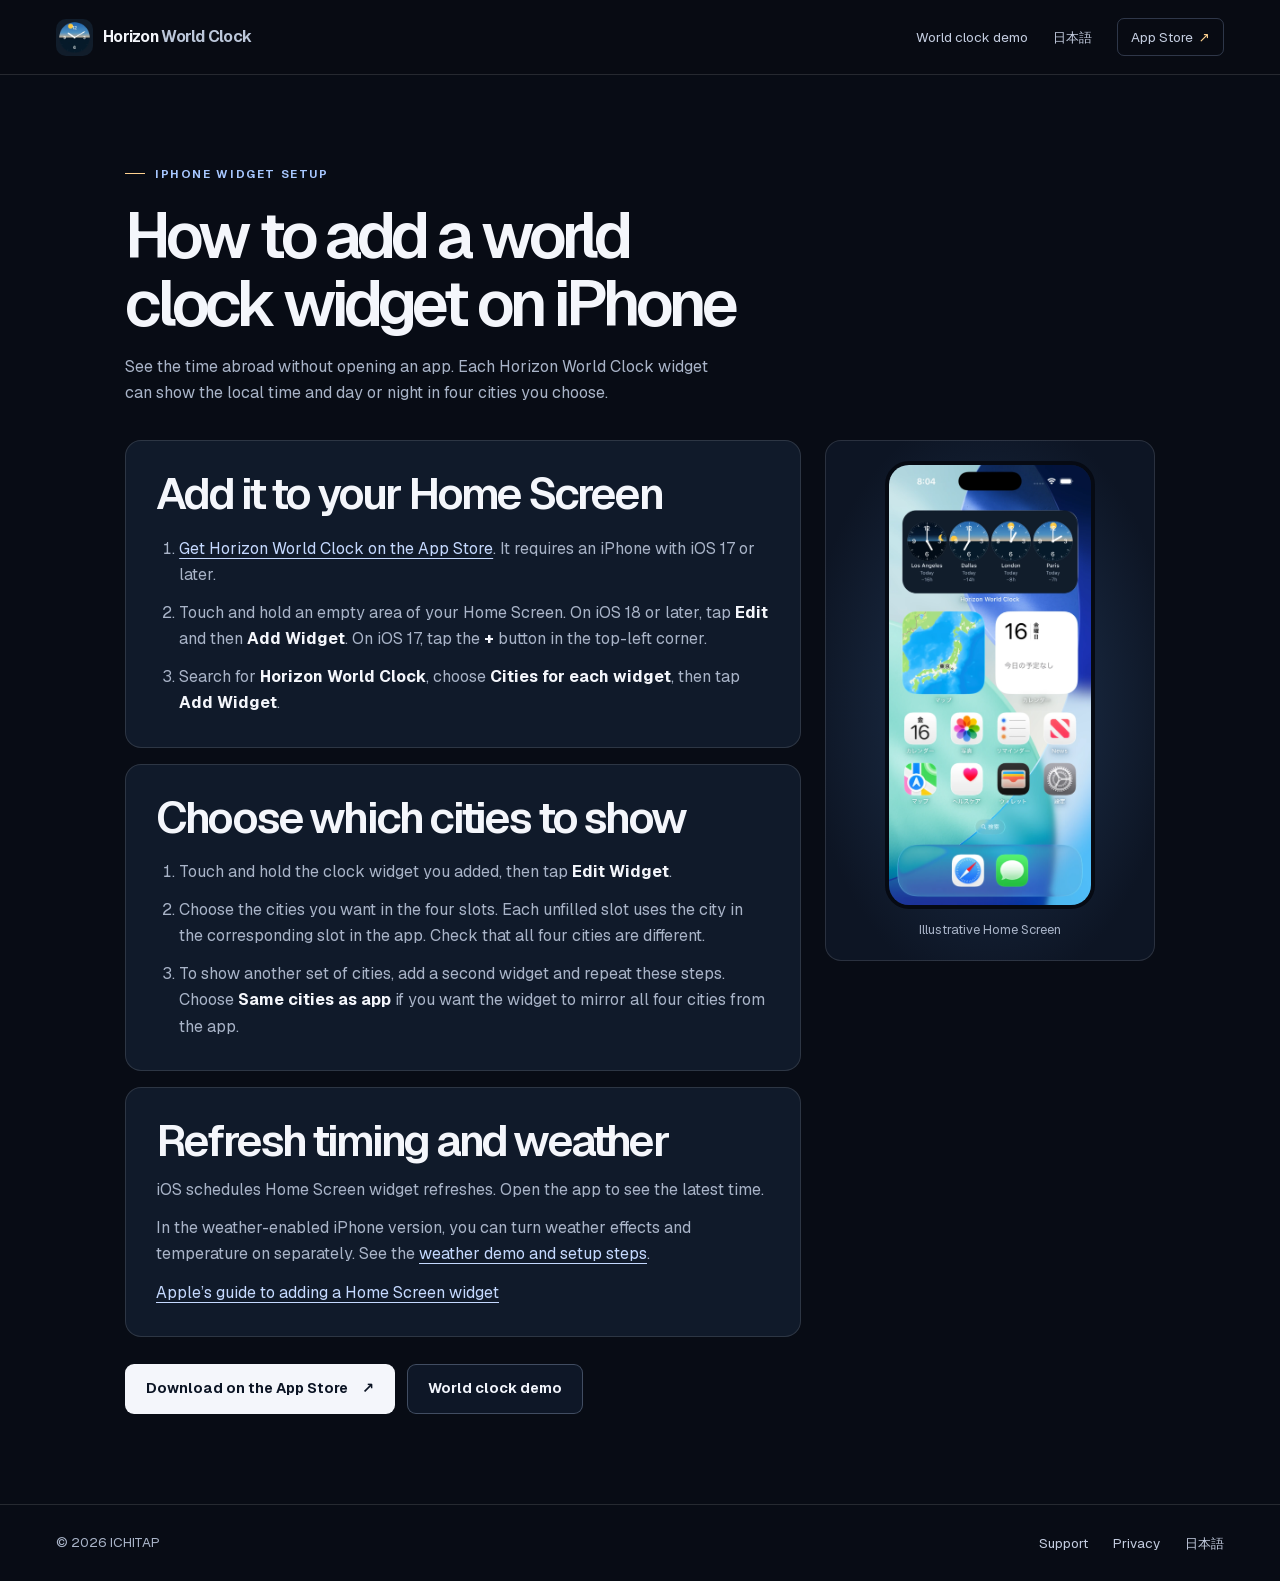
<file: Horizon-World-Clock/overview/en/iphone-world-clock-widget/index.html>
<!doctype html>
<html lang="en">
<head>
  <meta charset="utf-8">
  <meta name="viewport" content="width=device-width, initial-scale=1">
  <meta name="theme-color" content="#080c15">
  <title>How to Add a World Clock Widget on iPhone | Horizon World Clock</title>
  <meta name="description" content="Add a world clock widget to your iPhone Home Screen and choose four cities per widget with Horizon World Clock. For iPhone with iOS 17 or later.">
  <link rel="canonical" href="https://support.ichitap.com/Horizon-World-Clock/overview/en/iphone-world-clock-widget/">
  <link rel="alternate" hreflang="ja" href="https://support.ichitap.com/Horizon-World-Clock/overview/iphone-world-clock-widget/">
  <link rel="alternate" hreflang="en" href="https://support.ichitap.com/Horizon-World-Clock/overview/en/iphone-world-clock-widget/">
  <link rel="alternate" hreflang="x-default" href="https://support.ichitap.com/Horizon-World-Clock/overview/en/iphone-world-clock-widget/">
  <link rel="icon" type="image/webp" href="/Horizon-World-Clock/overview/assets/icon.webp">
  <meta property="og:type" content="article">
  <meta property="og:title" content="How to Add a World Clock Widget on iPhone | Horizon World Clock">
  <meta property="og:description" content="Add a world clock widget to your iPhone Home Screen and choose four cities per widget with Horizon World Clock. For iPhone with iOS 17 or later.">
  <meta property="og:locale" content="en_US">
  <meta property="og:url" content="https://support.ichitap.com/Horizon-World-Clock/overview/en/iphone-world-clock-widget/">
  <meta property="og:image" content="https://support.ichitap.com/Horizon-World-Clock/overview/assets/iphone-widget-current-en.webp">
  <meta name="twitter:card" content="summary_large_image">
  <link rel="stylesheet" href="/Horizon-World-Clock/overview/styles.css?v=search-20261119">
  <script type="application/ld+json">
{
  "@context": "https://schema.org",
  "@type": "TechArticle",
  "@id": "https://support.ichitap.com/Horizon-World-Clock/overview/en/iphone-world-clock-widget/#article",
  "mainEntityOfPage": "https://support.ichitap.com/Horizon-World-Clock/overview/en/iphone-world-clock-widget/",
  "headline": "How to Add a World Clock Widget on iPhone",
  "description": "Add a world clock widget to your iPhone Home Screen and choose four cities per widget with Horizon World Clock. For iPhone with iOS 17 or later.",
  "inLanguage": "en",
  "datePublished": "2026-11-19",
  "dateModified": "2026-11-19",
  "image": "https://support.ichitap.com/Horizon-World-Clock/overview/assets/iphone-widget-current-en.webp",
  "author": {
    "@type": "Organization",
    "name": "ICHITAP"
  },
  "publisher": {
    "@type": "Organization",
    "name": "ICHITAP"
  },
  "about": {
    "@type": "SoftwareApplication",
    "@id": "https://support.ichitap.com/Horizon-World-Clock/#app",
    "name": "Horizon World Clock",
    "url": "https://support.ichitap.com/Horizon-World-Clock/overview/en/"
  }
}
  </script>
</head>
<body>
  <a class="skip-link" href="#main">Skip to content</a>
  <header class="header">
    <div class="shell header-inner">
      <a class="brand" href="/Horizon-World-Clock/overview/en/">
        <img src="/Horizon-World-Clock/overview/assets/icon.webp" width="37" height="37" alt="">
        <span>Horizon<span class="brand-secondary"> World Clock</span></span>
      </a>
      <nav class="nav" aria-label="Main navigation">
        <a class="nav-demo" href="/Horizon-World-Clock/overview/en/#live-clocks">World clock demo</a>
        <a class="language" lang="ja" hreflang="ja" href="/Horizon-World-Clock/overview/iphone-world-clock-widget/">日本語</a>
        <a class="nav-store" href="https://apps.apple.com/us/app/horizon-world-clock/id6823687302">App Store <span aria-hidden="true">↗</span></a>
      </nav>
    </div>
  </header>
  <main id="main">
    <article class="guide shell">
      <header class="guide-intro">
        <p class="eyebrow"><span class="eyebrow-line"></span>iPhone widget setup</p>
        <h1>How to add a world clock widget on iPhone</h1>
        <p>See the time abroad without opening an app. Each Horizon World Clock widget can show the local time and day or night in four cities you choose.</p>
      </header>
      <div class="guide-layout">
        <section class="guide-card" aria-labelledby="add">
          <h2 id="add">Add it to your Home Screen</h2>
          <ol>
            <li><a class="text-link" href="https://apps.apple.com/us/app/horizon-world-clock/id6823687302">Get Horizon World Clock on the App Store</a>. It requires an iPhone with iOS 17 or later.</li>
            <li>Touch and hold an empty area of your Home Screen. On iOS 18 or later, tap <strong>Edit</strong> and then <strong>Add Widget</strong>. On iOS 17, tap the <strong>+</strong> button in the top-left corner.</li>
            <li>Search for <strong>Horizon World Clock</strong>, choose <strong>Cities for each widget</strong>, then tap <strong>Add Widget</strong>.</li>
          </ol>
        </section>
        <section class="guide-card" aria-labelledby="cities">
          <h2 id="cities">Choose which cities to show</h2>
          <ol>
            <li>Touch and hold the clock widget you added, then tap <strong>Edit Widget</strong>.</li>
            <li>Choose the cities you want in the four slots. Each unfilled slot uses the city in the corresponding slot in the app. Check that all four cities are different.</li>
            <li>To show another set of cities, add a second widget and repeat these steps. Choose <strong>Same cities as app</strong> if you want the widget to mirror all four cities from the app.</li>
          </ol>
        </section>
        <figure class="guide-figure">
          <img src="/Horizon-World-Clock/overview/assets/iphone-widget-current-en.webp" width="900" height="1957" alt="Horizon World Clock widget on the iPhone Home Screen with four city clocks showing daylight and night.">
          <figcaption>Illustrative Home Screen</figcaption>
        </figure>
        <section class="guide-card" aria-labelledby="refresh">
          <h2 id="refresh">Refresh timing and weather</h2>
          <p>iOS schedules Home Screen widget refreshes. Open the app to see the latest time.</p>
          <p>In the weather-enabled iPhone version, you can turn weather effects and temperature on separately. See the <a class="text-link" href="/Horizon-World-Clock/overview/en/#weather">weather demo and setup steps</a>.</p>
          <p><a class="text-link" href="https://support.apple.com/en-euro/118610">Apple’s guide to adding a Home Screen widget</a></p>
        </section>
      </div>
      <div class="actions">
        <a class="button button-primary" href="https://apps.apple.com/us/app/horizon-world-clock/id6823687302">Download on the App Store <span aria-hidden="true">↗</span></a>
        <a class="button button-quiet" href="/Horizon-World-Clock/overview/en/#live-clocks">World clock demo</a>
      </div>
    </article>
  </main>
  <footer class="footer">
    <div class="shell footer-inner">
      <small>© 2026 ICHITAP</small>
      <nav aria-label="Footer">
        <a href="/Horizon-World-Clock/#english">Support</a>
        <a href="/Horizon-World-Clock/privacy.html#english">Privacy</a>
        <a lang="ja" hreflang="ja" href="/Horizon-World-Clock/overview/iphone-world-clock-widget/">日本語</a>
      </nav>
    </div>
  </footer>
</body>
</html>
</file>
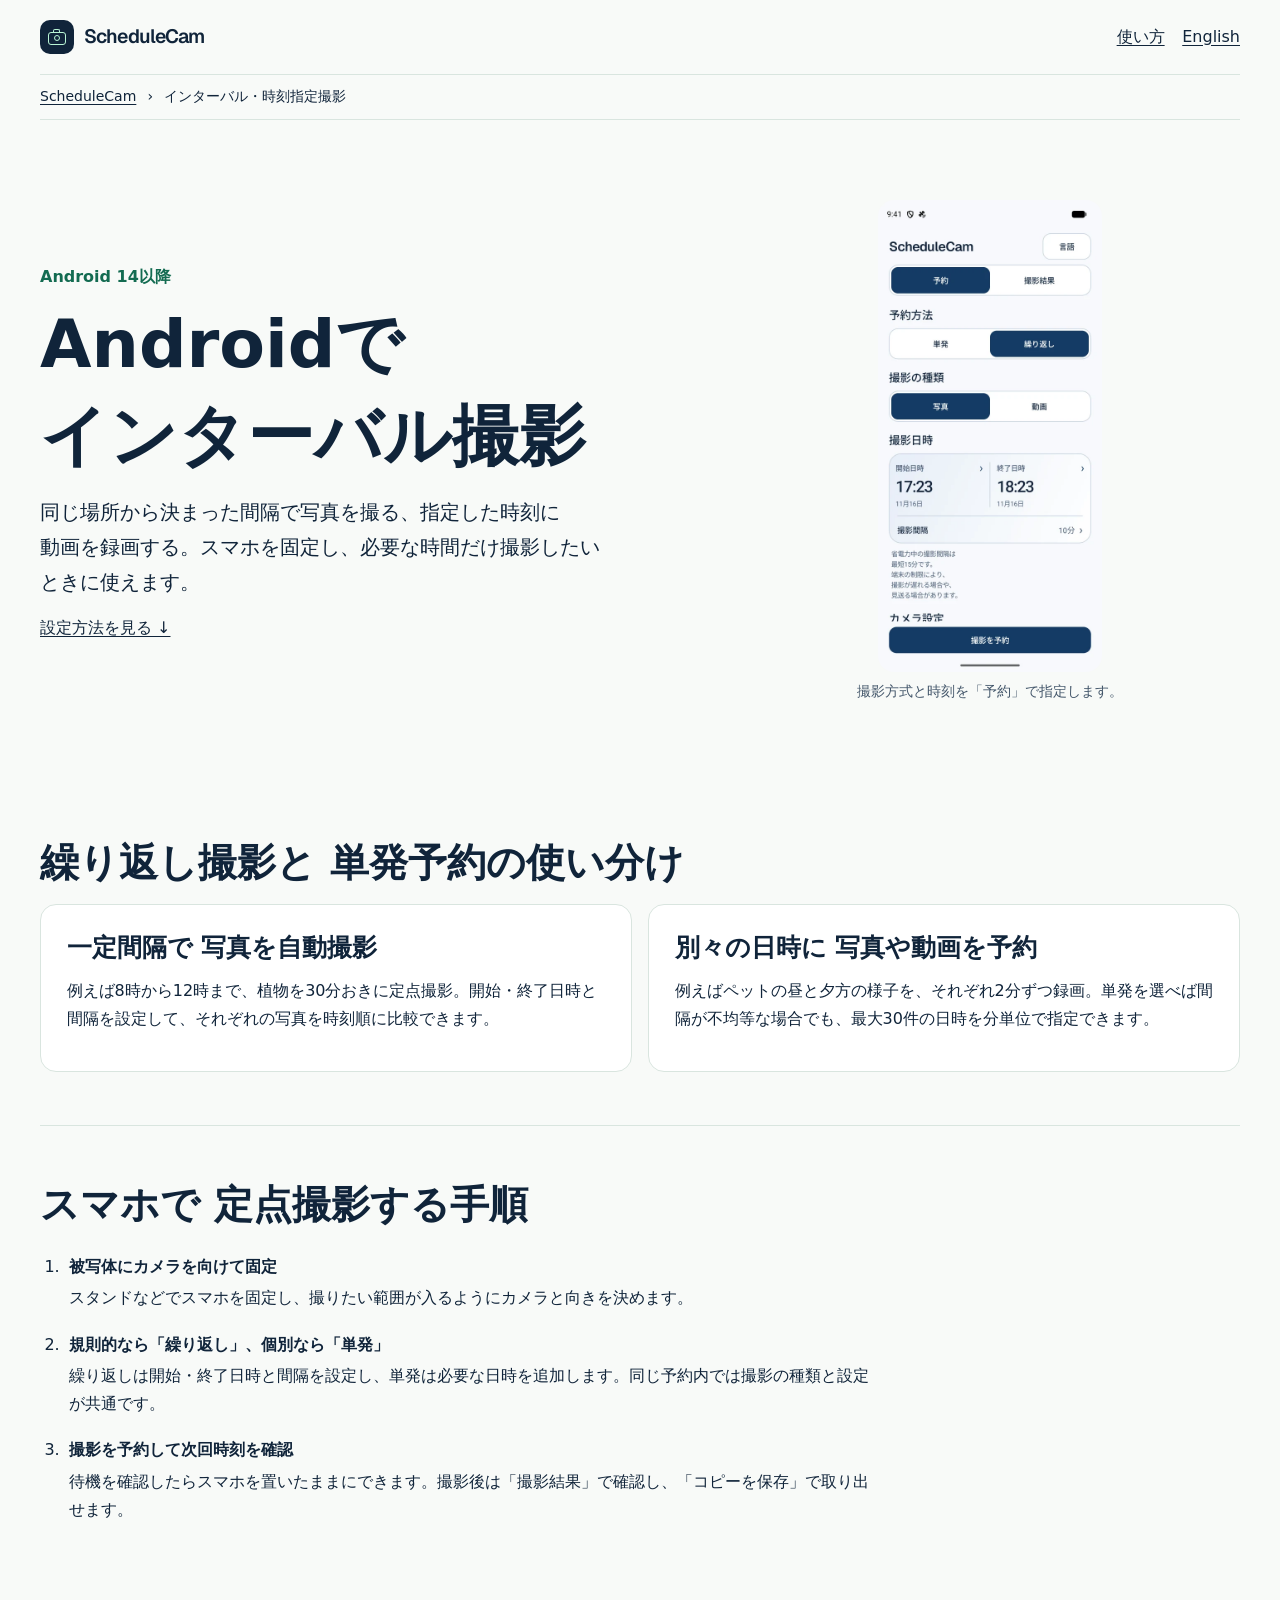
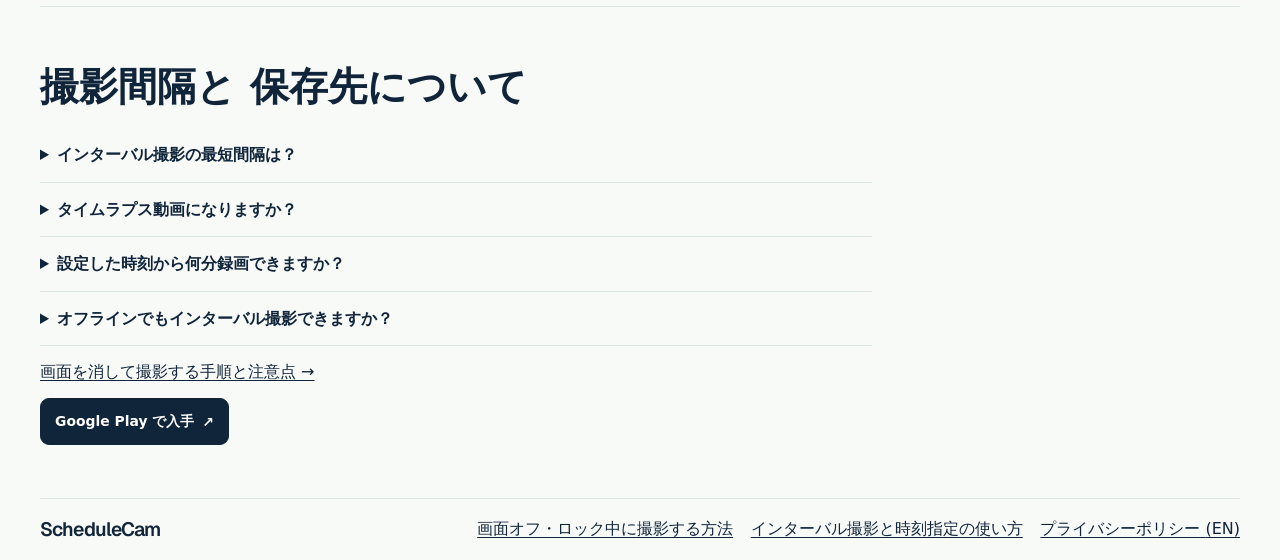
<file: ScheduleCam/overview/ja/interval-camera/index.html>
<!doctype html>
<html lang="ja">
<head>
  <meta charset="utf-8">
  <meta name="viewport" content="width=device-width, initial-scale=1">
  <meta name="theme-color" content="#f8faf8">
  <title>Androidでインターバル撮影・時間指定の自動撮影をする方法</title>
  <meta name="description" content="Androidスマホを定点カメラにして、一定間隔で写真を撮影。任意の日時に写真や動画を予約する方法、最短間隔と省電力時の条件、端末内保存の方法を解説。">
  <link rel="canonical" href="https://support.ichitap.com/ScheduleCam/overview/ja/interval-camera/">
  <link rel="stylesheet" href="../../site.css">
  <link rel="stylesheet" href="../guide.css">
</head>
<body class="jp-page">
  <a class="skip" href="#main">本文へ移動</a>
  <header class="jp-header wrap">
    <a class="brand" href="https://support.ichitap.com/ScheduleCam/overview/ja/"><span class="brand-icon" aria-hidden="true"><span class="camera-icon"></span></span>ScheduleCam</a>
    <nav aria-label="主なリンク">
      <a href="https://support.ichitap.com/ScheduleCam/overview/ja/#guides">使い方</a>
      <a href="https://support.ichitap.com/ScheduleCam/overview/" lang="en" hreflang="en">English</a>
    </nav>
  </header>
  <main class="wrap" id="main">
    <nav class="jp-crumb" aria-label="現在の位置"><a href="https://support.ichitap.com/ScheduleCam/overview/ja/">ScheduleCam</a><span aria-hidden="true">›</span><span aria-current="page">インターバル・時刻指定撮影</span></nav>
    <section class="jp-hero">
      <div>
        <p class="jp-kicker">Android 14以降</p>
        <h1><span>Androidで</span> <span>インターバル撮影</span></h1>
        <p class="jp-intro">同じ場所から決まった間隔で写真を撮る、指定した時刻に動画を録画する。スマホを固定し、必要な時間だけ撮影したいときに使えます。</p>
        <a class="jp-jump" href="#choose">設定方法を見る ↓</a>
      </div>
      <figure class="jp-image jp-phone">
        <img src="../assets/schedule.webp" width="540" height="1140" alt="撮影方式、日時、間隔を選べる日本語の予約画面" fetchpriority="high">
        <figcaption>撮影方式と時刻を「予約」で指定します。</figcaption>
      </figure>
    </section>
    <section class="jp-section" id="choose">
      <h2><span>繰り返し撮影と</span> <span>単発予約の使い分け</span></h2>
      <div class="jp-guides">
        <article><h3><span>一定間隔で</span> <span>写真を自動撮影</span></h3><p>例えば8時から12時まで、植物を30分おきに定点撮影。開始・終了日時と間隔を設定して、それぞれの写真を時刻順に比較できます。</p></article>
        <article><h3><span>別々の日時に</span> <span>写真や動画を予約</span></h3><p>例えばペットの昼と夕方の様子を、それぞれ2分ずつ録画。単発を選べば間隔が不均等な場合でも、最大30件の日時を分単位で指定できます。</p></article>
      </div>
    </section>
    <section class="jp-section" id="steps">
      <h2><span>スマホで</span> <span>定点撮影する手順</span></h2>
      <ol class="jp-steps">
        <li><strong>被写体にカメラを向けて固定</strong><p>スタンドなどでスマホを固定し、撮りたい範囲が入るようにカメラと向きを決めます。</p></li>
        <li><strong>規則的なら「繰り返し」、個別なら「単発」</strong><p>繰り返しは開始・終了日時と間隔を設定し、単発は必要な日時を追加します。同じ予約内では撮影の種類と設定が共通です。</p></li>
        <li><strong>撮影を予約して次回時刻を確認</strong><p>待機を確認したらスマホを置いたままにできます。撮影後は「撮影結果」で確認し、「コピーを保存」で取り出せます。</p></li>
      </ol>
    </section>
    <section class="jp-section" id="faq">
      <h2><span>撮影間隔と</span> <span>保存先について</span></h2>
      <div class="jp-answers">
        <details><summary>インターバル撮影の最短間隔は？</summary><p>写真は1分から指定できます。AndroidのバッテリーセーバーやDozeの作動中は、15分未満に設定しても間隔を15分に調整します。端末や電源設定により、撮影が遅れたり見送られたりする場合があります。</p></details>
        <details><summary>タイムラプス動画になりますか？</summary><p>インターバル撮影では、写真はJPEG、動画の繰り返し撮影では動画はMP4として、1回ずつ保存します。早送りのタイムラプス動画にしたいときは、撮影した写真を編集アプリでつなぎ合わせてください。</p></details>
        <details><summary>設定した時刻から何分録画できますか？</summary><p>1回あたり1〜10分を設定できます。繰り返しの場合は録画時間より長い間隔を設定してください。終了日時までに録画が収まらない回は開始しません。</p></details>
        <details><summary>オフラインでもインターバル撮影できますか？</summary><p>端末内だけに保存する予約撮影はオフラインで利用できます。Google Driveに自動保存する場合は、事前にDriveを連携しておくと、接続が戻ったときに保留中の転送を再試行します。</p></details>
      </div><p><a href="https://support.ichitap.com/ScheduleCam/overview/ja/screen-off/">画面を消して撮影する手順と注意点 →</a></p><a class="button primary" href="https://play.google.com/store/apps/details?id=com.ichitap.schedulecam&amp;hl=ja&amp;gl=JP">Google Play で入手 <span aria-hidden="true">↗</span></a>
    </section>
  </main>
  <footer class="jp-footer wrap">
    <a class="brand" href="https://support.ichitap.com/ScheduleCam/overview/ja/">ScheduleCam</a>
    <nav aria-label="関連情報">
      <a href="https://support.ichitap.com/ScheduleCam/overview/ja/screen-off/">画面オフ・ロック中に撮影する方法</a><a href="https://support.ichitap.com/ScheduleCam/overview/ja/interval-camera/">インターバル撮影と時刻指定の使い方</a>
      <a href="https://support.ichitap.com/ScheduleCam/privacy/">プライバシーポリシー <span lang="en">(EN)</span></a>
    </nav>
  </footer>
</body>
</html>
</file>
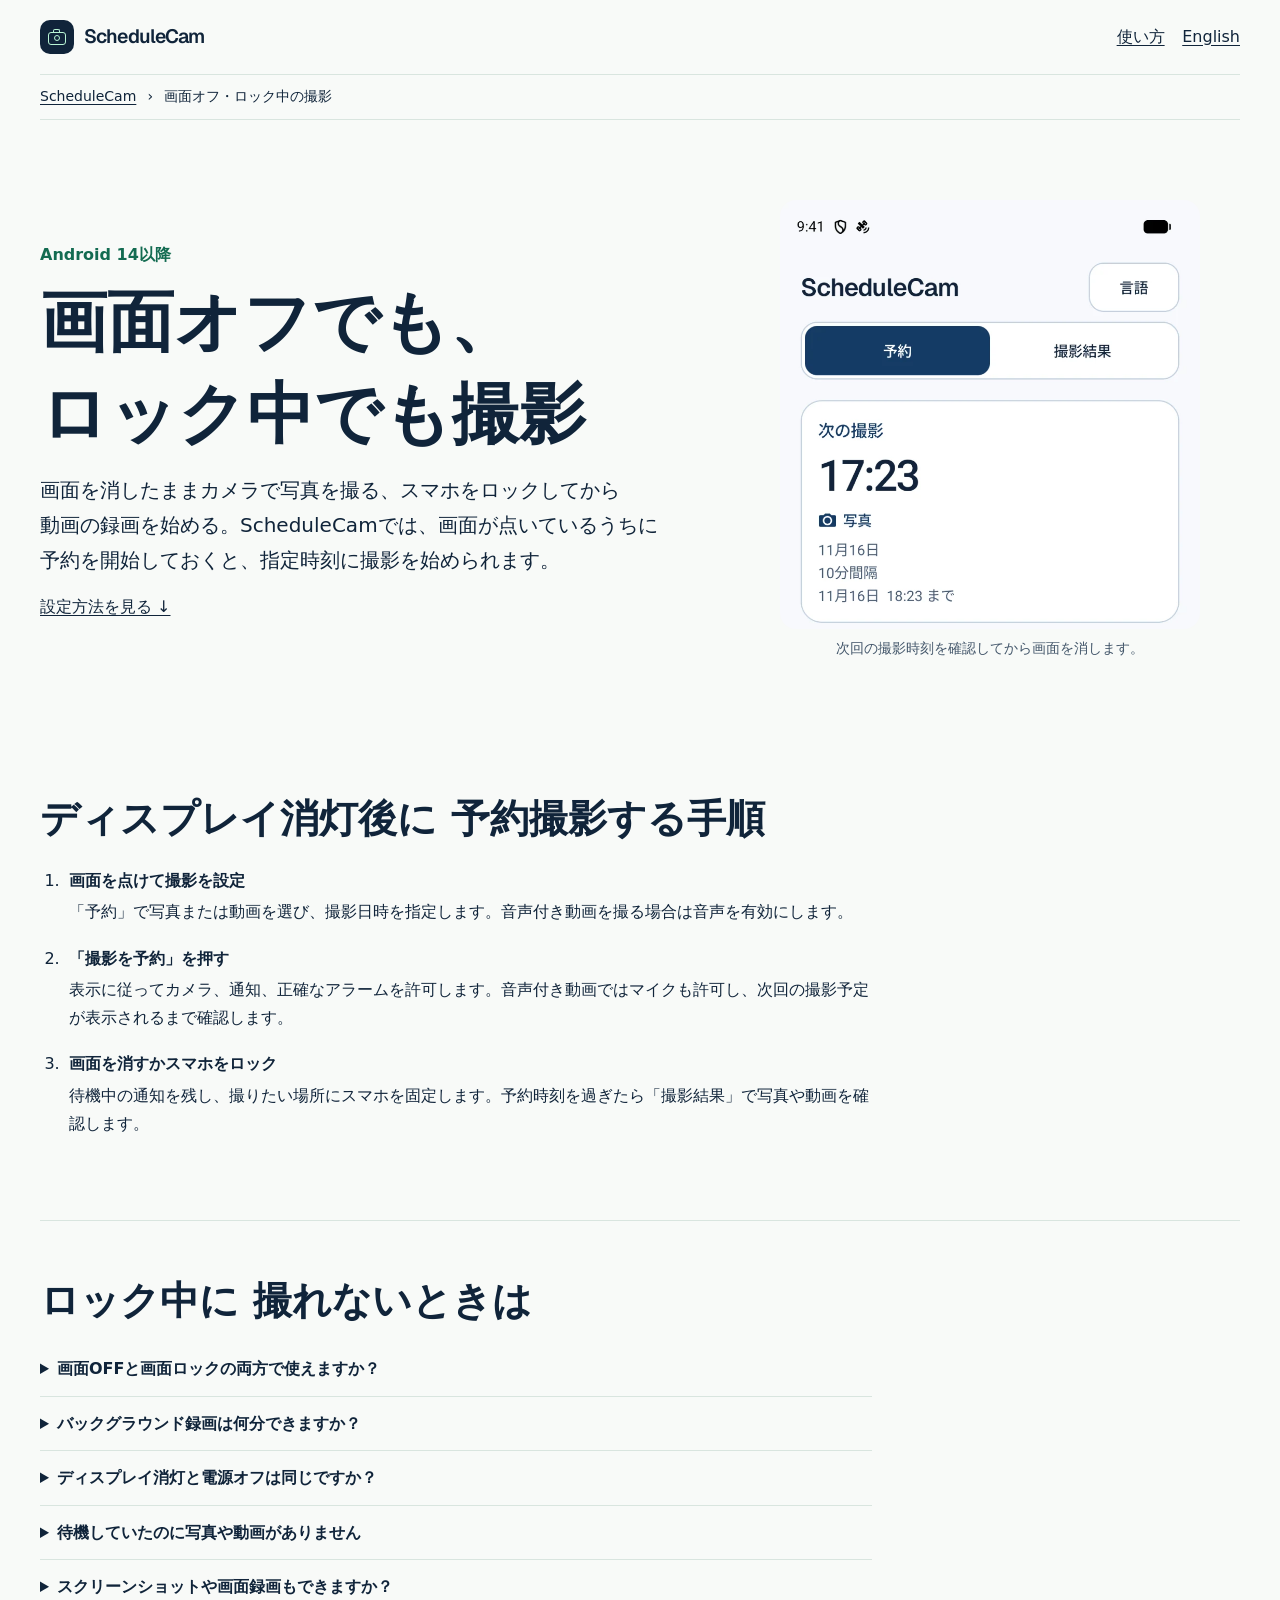
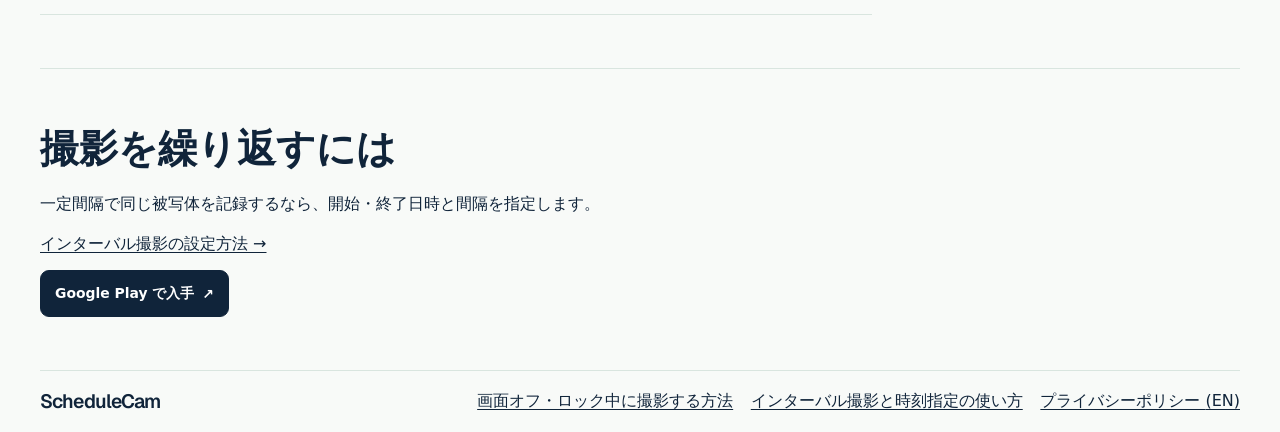
<file: ScheduleCam/overview/ja/screen-off/index.html>
<!doctype html>
<html lang="ja">
<head>
  <meta charset="utf-8">
  <meta name="viewport" content="width=device-width, initial-scale=1">
  <meta name="theme-color" content="#f8faf8">
  <title>Androidで画面オフ・スマホロック中に写真・動画を撮影する方法</title>
  <meta name="description" content="Androidの画面OFF、ディスプレイ消灯、スマホをロックした状態で写真・動画を予約撮影する手順。画面を消してから録画を開始する設定と、撮れない場合の確認項目を解説。">
  <link rel="canonical" href="https://support.ichitap.com/ScheduleCam/overview/ja/screen-off/">
  <link rel="stylesheet" href="../../site.css">
  <link rel="stylesheet" href="../guide.css">
</head>
<body class="jp-page">
  <a class="skip" href="#main">本文へ移動</a>
  <header class="jp-header wrap">
    <a class="brand" href="https://support.ichitap.com/ScheduleCam/overview/ja/"><span class="brand-icon" aria-hidden="true"><span class="camera-icon"></span></span>ScheduleCam</a>
    <nav aria-label="主なリンク">
      <a href="https://support.ichitap.com/ScheduleCam/overview/ja/#guides">使い方</a>
      <a href="https://support.ichitap.com/ScheduleCam/overview/" lang="en" hreflang="en">English</a>
    </nav>
  </header>
  <main class="wrap" id="main">
    <nav class="jp-crumb" aria-label="現在の位置"><a href="https://support.ichitap.com/ScheduleCam/overview/ja/">ScheduleCam</a><span aria-hidden="true">›</span><span aria-current="page">画面オフ・ロック中の撮影</span></nav>
    <section class="jp-hero">
      <div>
        <p class="jp-kicker">Android 14以降</p>
        <h1><span>画面オフでも、</span> <span>ロック中でも撮影</span></h1>
        <p class="jp-intro">画面を消したままカメラで写真を撮る、スマホをロックしてから動画の録画を始める。ScheduleCamでは、画面が点いているうちに予約を開始しておくと、指定時刻に撮影を始められます。</p>
        <a class="jp-jump" href="#setup">設定方法を見る ↓</a>
      </div>
      <figure class="jp-image">
        <img src="../assets/waiting.webp" width="810" height="828" alt="日本語の待機画面に次の撮影時刻が表示されている" fetchpriority="high">
        <figcaption>次回の撮影時刻を確認してから画面を消します。</figcaption>
      </figure>
    </section>
    <section class="jp-section" id="setup">
      <h2><span>ディスプレイ消灯後に</span> <span>予約撮影する手順</span></h2>
      <ol class="jp-steps">
        <li><strong>画面を点けて撮影を設定</strong><p>「予約」で写真または動画を選び、撮影日時を指定します。音声付き動画を撮る場合は音声を有効にします。</p></li>
        <li><strong>「撮影を予約」を押す</strong><p>表示に従ってカメラ、通知、正確なアラームを許可します。音声付き動画ではマイクも許可し、次回の撮影予定が表示されるまで確認します。</p></li>
        <li><strong>画面を消すかスマホをロック</strong><p>待機中の通知を残し、撮りたい場所にスマホを固定します。予約時刻を過ぎたら「撮影結果」で写真や動画を確認します。</p></li>
      </ol>
    </section>
    <section class="jp-section" id="check">
      <h2><span>ロック中に</span> <span>撮れないときは</span></h2>
      <div class="jp-answers">
        <details><summary>画面OFFと画面ロックの両方で使えますか？</summary><p>画面がスリープに入って消灯した状態や、PINなどでスマホをロックした状態に対応する予約撮影です。撮影する端末で待機を開始してから画面を消してください。端末や省電力設定によって撮影が遅れたり、見送られたりする場合があるため、最初は短い試し撮りで確認してください。</p></details>
        <details><summary>バックグラウンド録画は何分できますか？</summary><p>動画1本の予約は1〜10分です。音声を付ける場合はマイクの許可が必要です。繰り返し録画では動画の長さより長い撮影間隔を指定します。</p></details>
        <details><summary>ディスプレイ消灯と電源オフは同じですか？</summary><p>撮影待機中はスマホ本体の電源を入れておきます。画面だけを消灯した状態でカメラを使う仕組みです。電源を切った場合や再起動した場合は、起動後にアプリを開いて再予約してください。</p></details>
        <details><summary>待機していたのに写真や動画がありません</summary><p>予約が有効か、待機中の通知、カメラへのアクセス、正確なアラームの許可、空き容量を確認してください。他のアプリがカメラを使っていると、撮影を見送ることがあります。繰り返し撮影では、バッテリーセーバーやDozeの作動中に短い間隔が15分に調整されます。</p></details>
        <details><summary>スクリーンショットや画面録画もできますか？</summary><p>ScheduleCamはスマホの前面・背面カメラで被写体の写真や動画を撮影します。Androidの画面に表示される内容を記録する場合は、端末のスクリーンレコード機能を使います。</p></details>
      </div>
    </section>
    <section class="jp-section" id="related">
      <h2>撮影を繰り返すには</h2>
      <p>一定間隔で同じ被写体を記録するなら、開始・終了日時と間隔を指定します。</p><p><a href="https://support.ichitap.com/ScheduleCam/overview/ja/interval-camera/">インターバル撮影の設定方法 →</a></p><a class="button primary" href="https://play.google.com/store/apps/details?id=com.ichitap.schedulecam&amp;hl=ja&amp;gl=JP">Google Play で入手 <span aria-hidden="true">↗</span></a>
    </section>
  </main>
  <footer class="jp-footer wrap">
    <a class="brand" href="https://support.ichitap.com/ScheduleCam/overview/ja/">ScheduleCam</a>
    <nav aria-label="関連情報">
      <a href="https://support.ichitap.com/ScheduleCam/overview/ja/screen-off/">画面オフ・ロック中に撮影する方法</a><a href="https://support.ichitap.com/ScheduleCam/overview/ja/interval-camera/">インターバル撮影と時刻指定の使い方</a>
      <a href="https://support.ichitap.com/ScheduleCam/privacy/">プライバシーポリシー <span lang="en">(EN)</span></a>
    </nav>
  </footer>
</body>
</html>
</file>
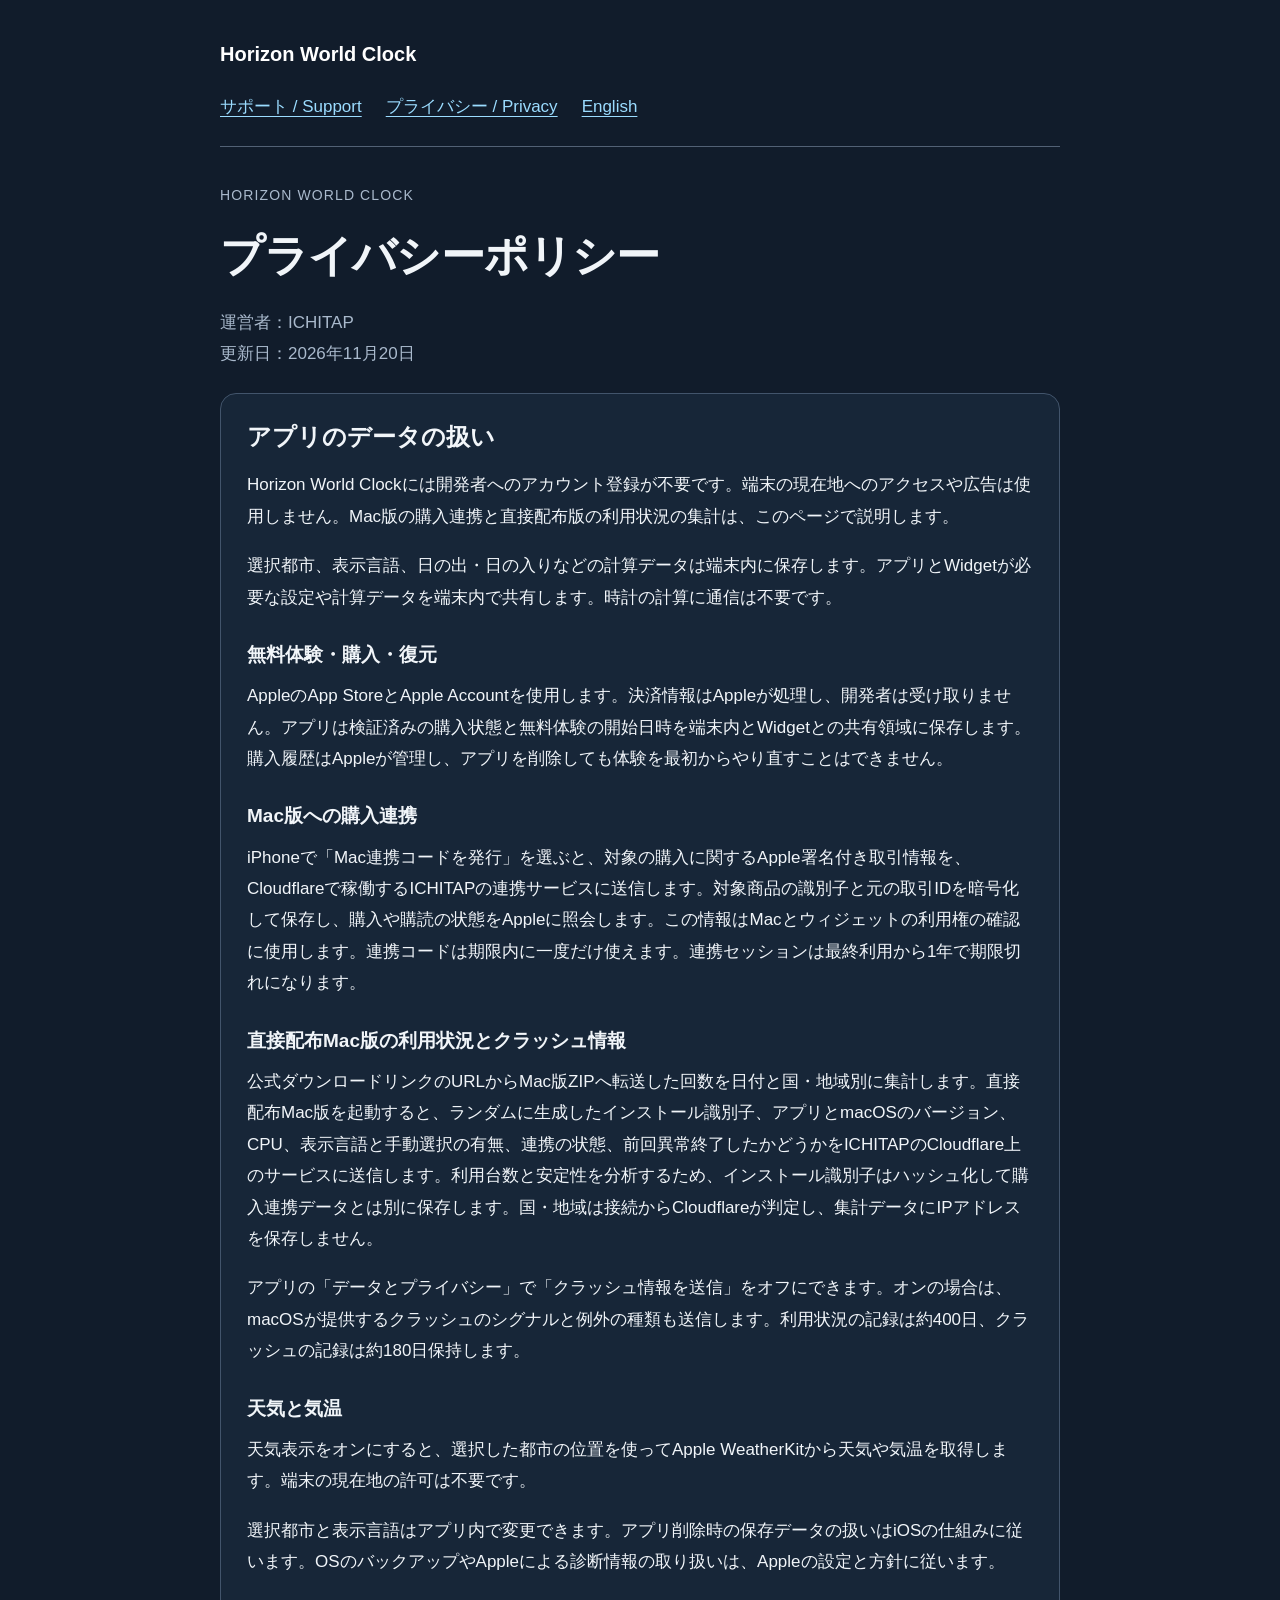
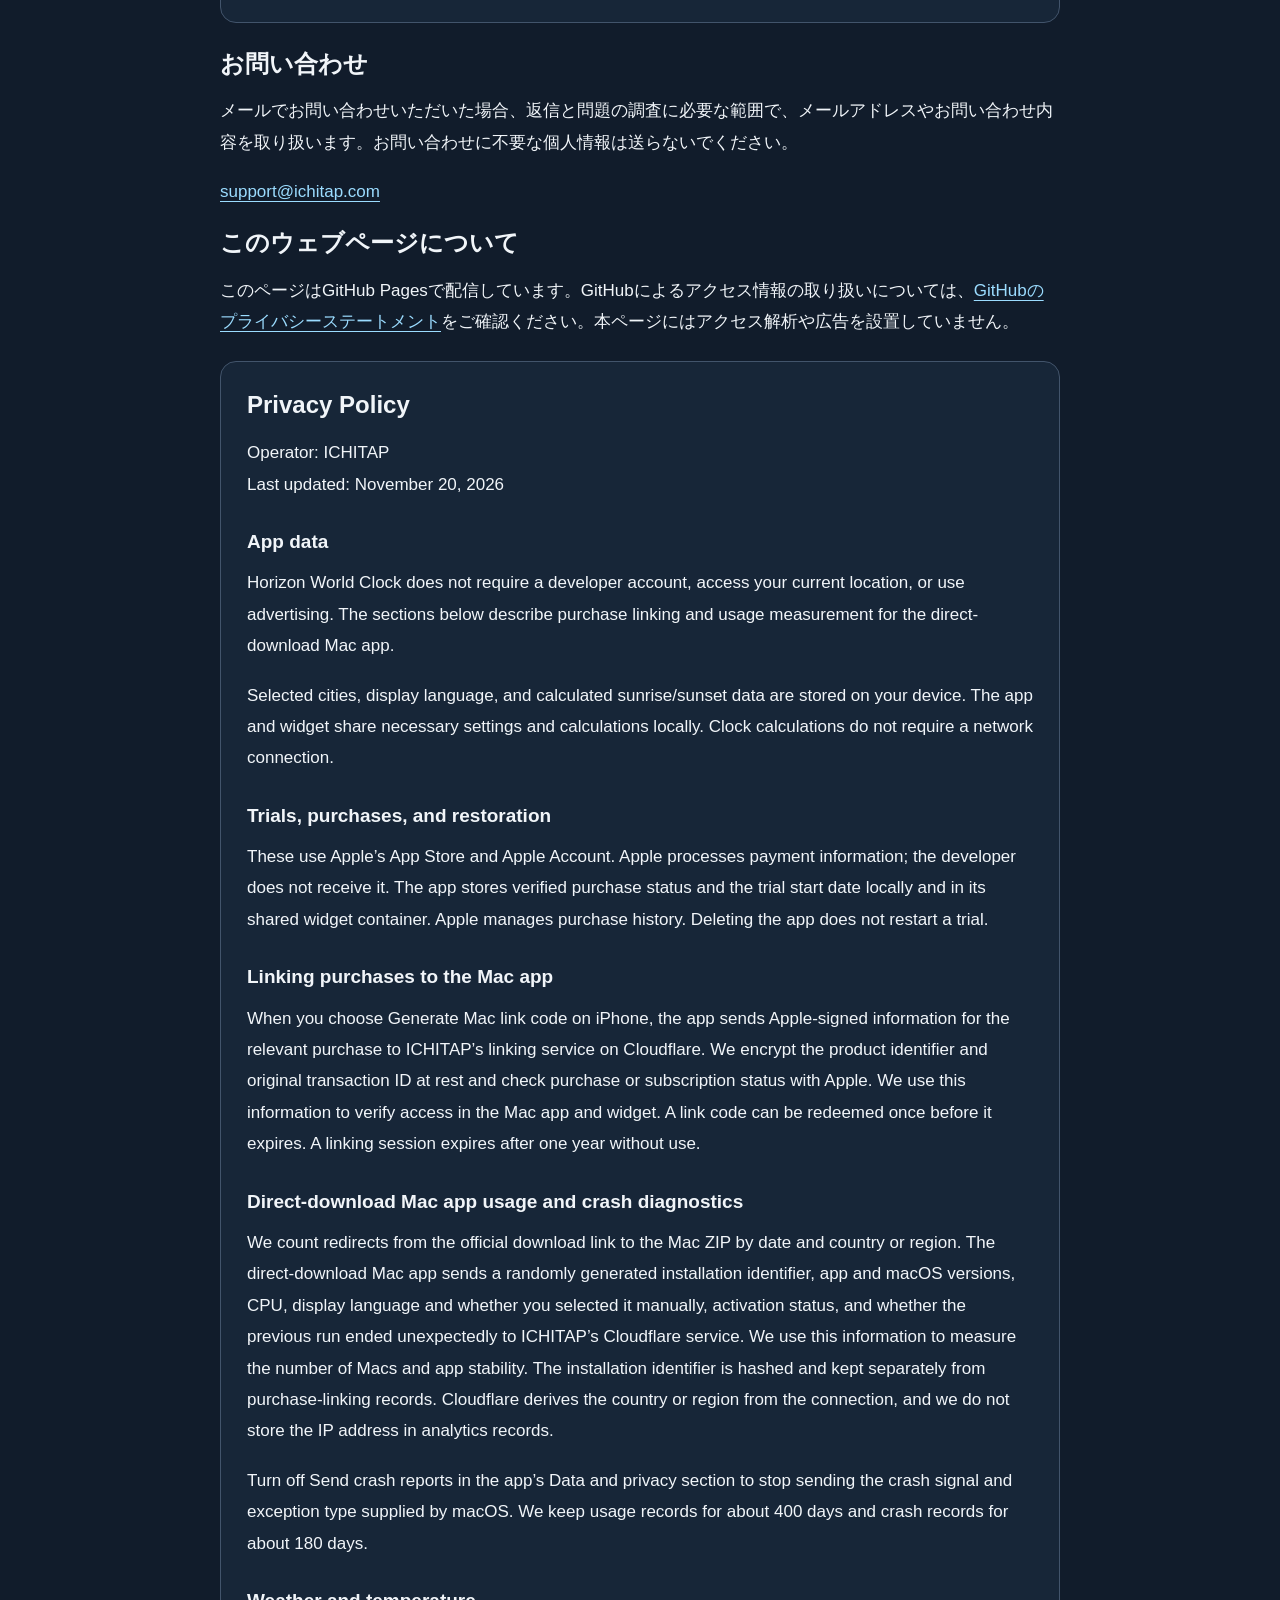
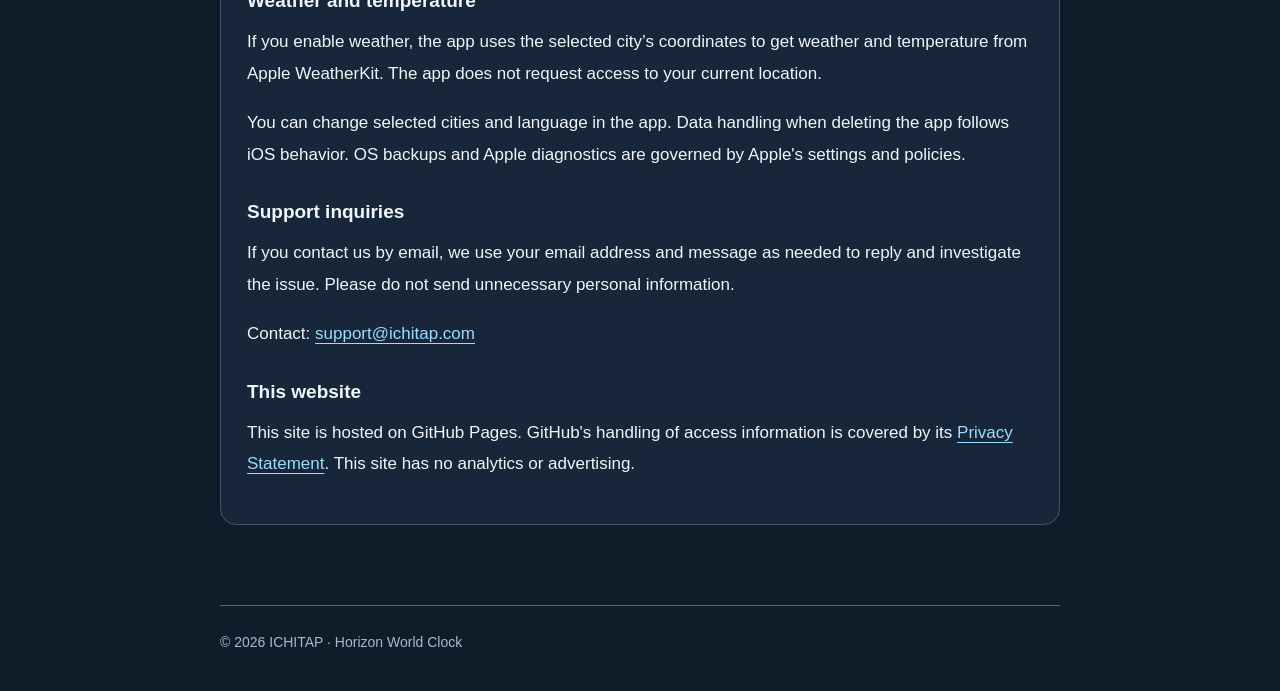
<file: privacy.html>
<!doctype html>
<html lang="ja"><head><meta charset="utf-8"><meta name="viewport" content="width=device-width,initial-scale=1"><title>Horizon World Clock</title><meta http-equiv="refresh" content="0;url=Horizon-World-Clock/privacy.html"><script>location.replace("Horizon-World-Clock/privacy.html"+location.hash);</script></head><body><p><a href="Horizon-World-Clock/privacy.html">Horizon World Clock サポート / Support</a></p></body></html>
</file>
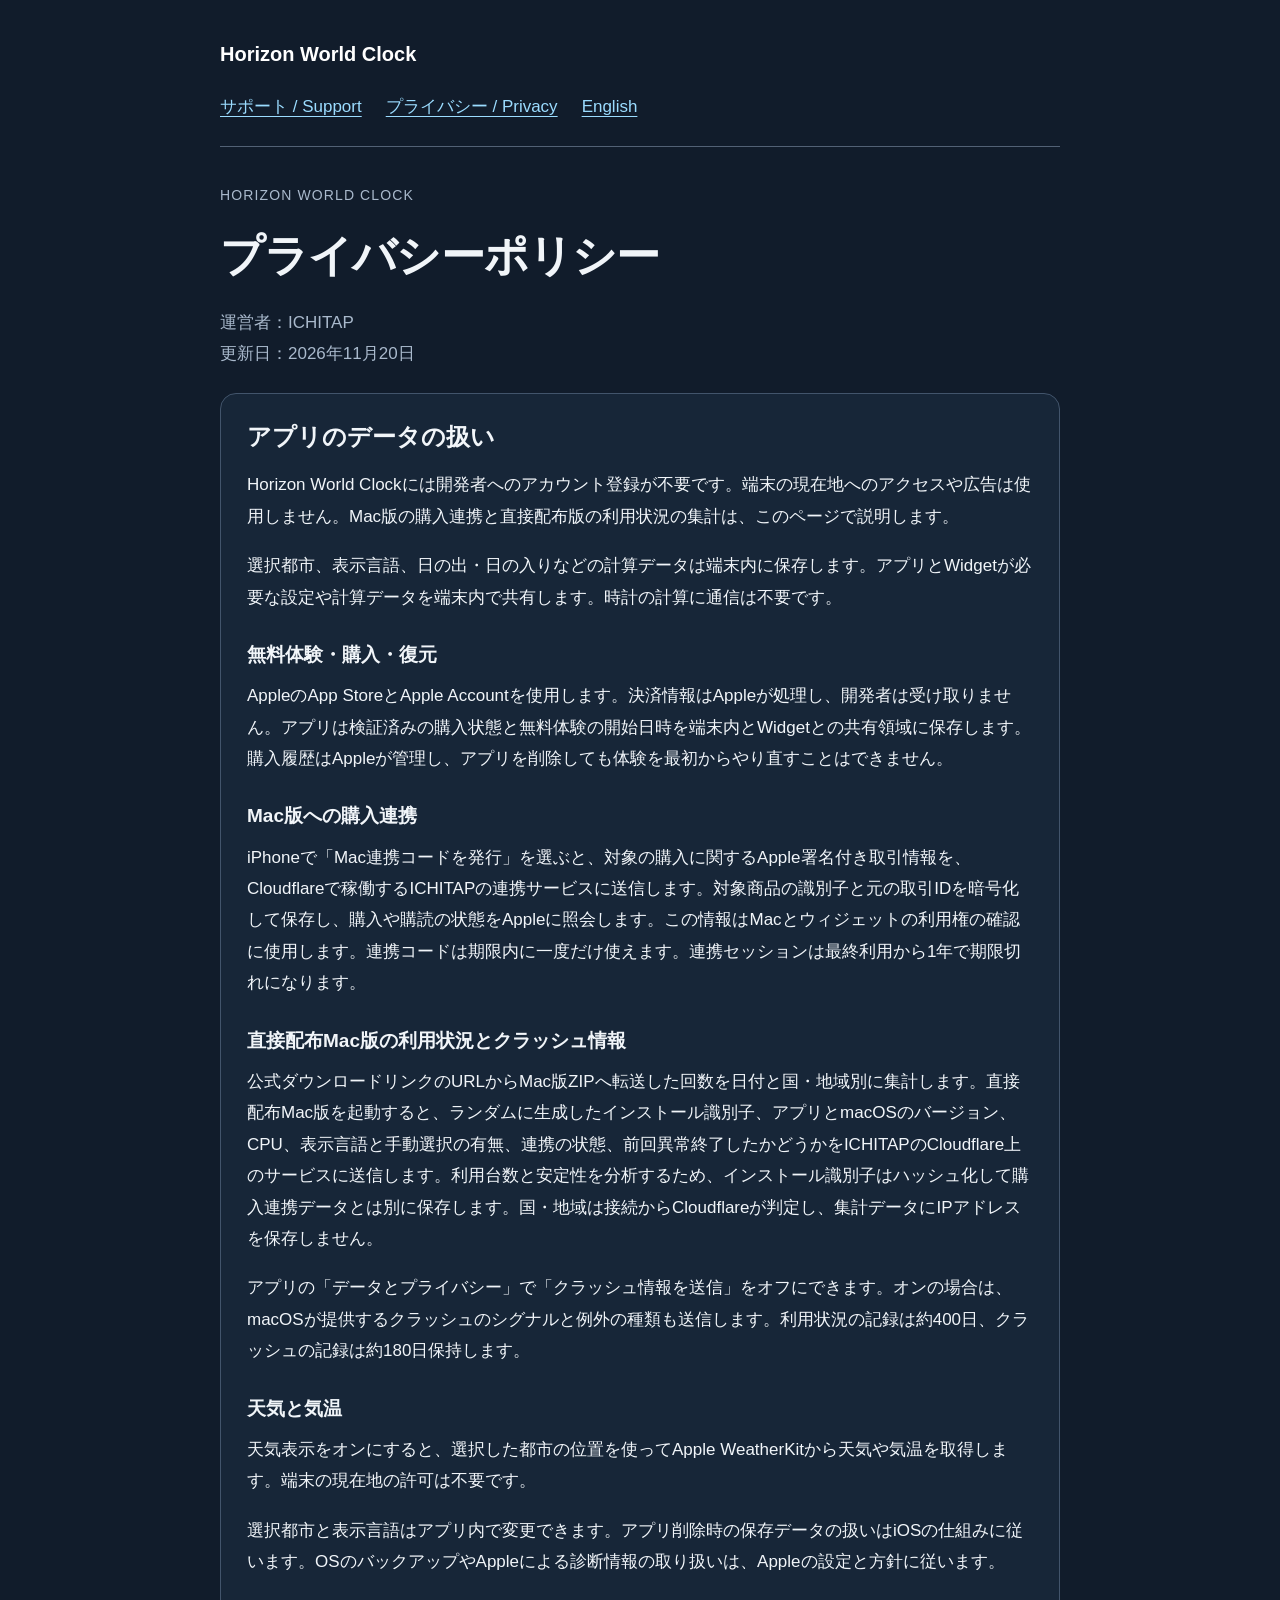
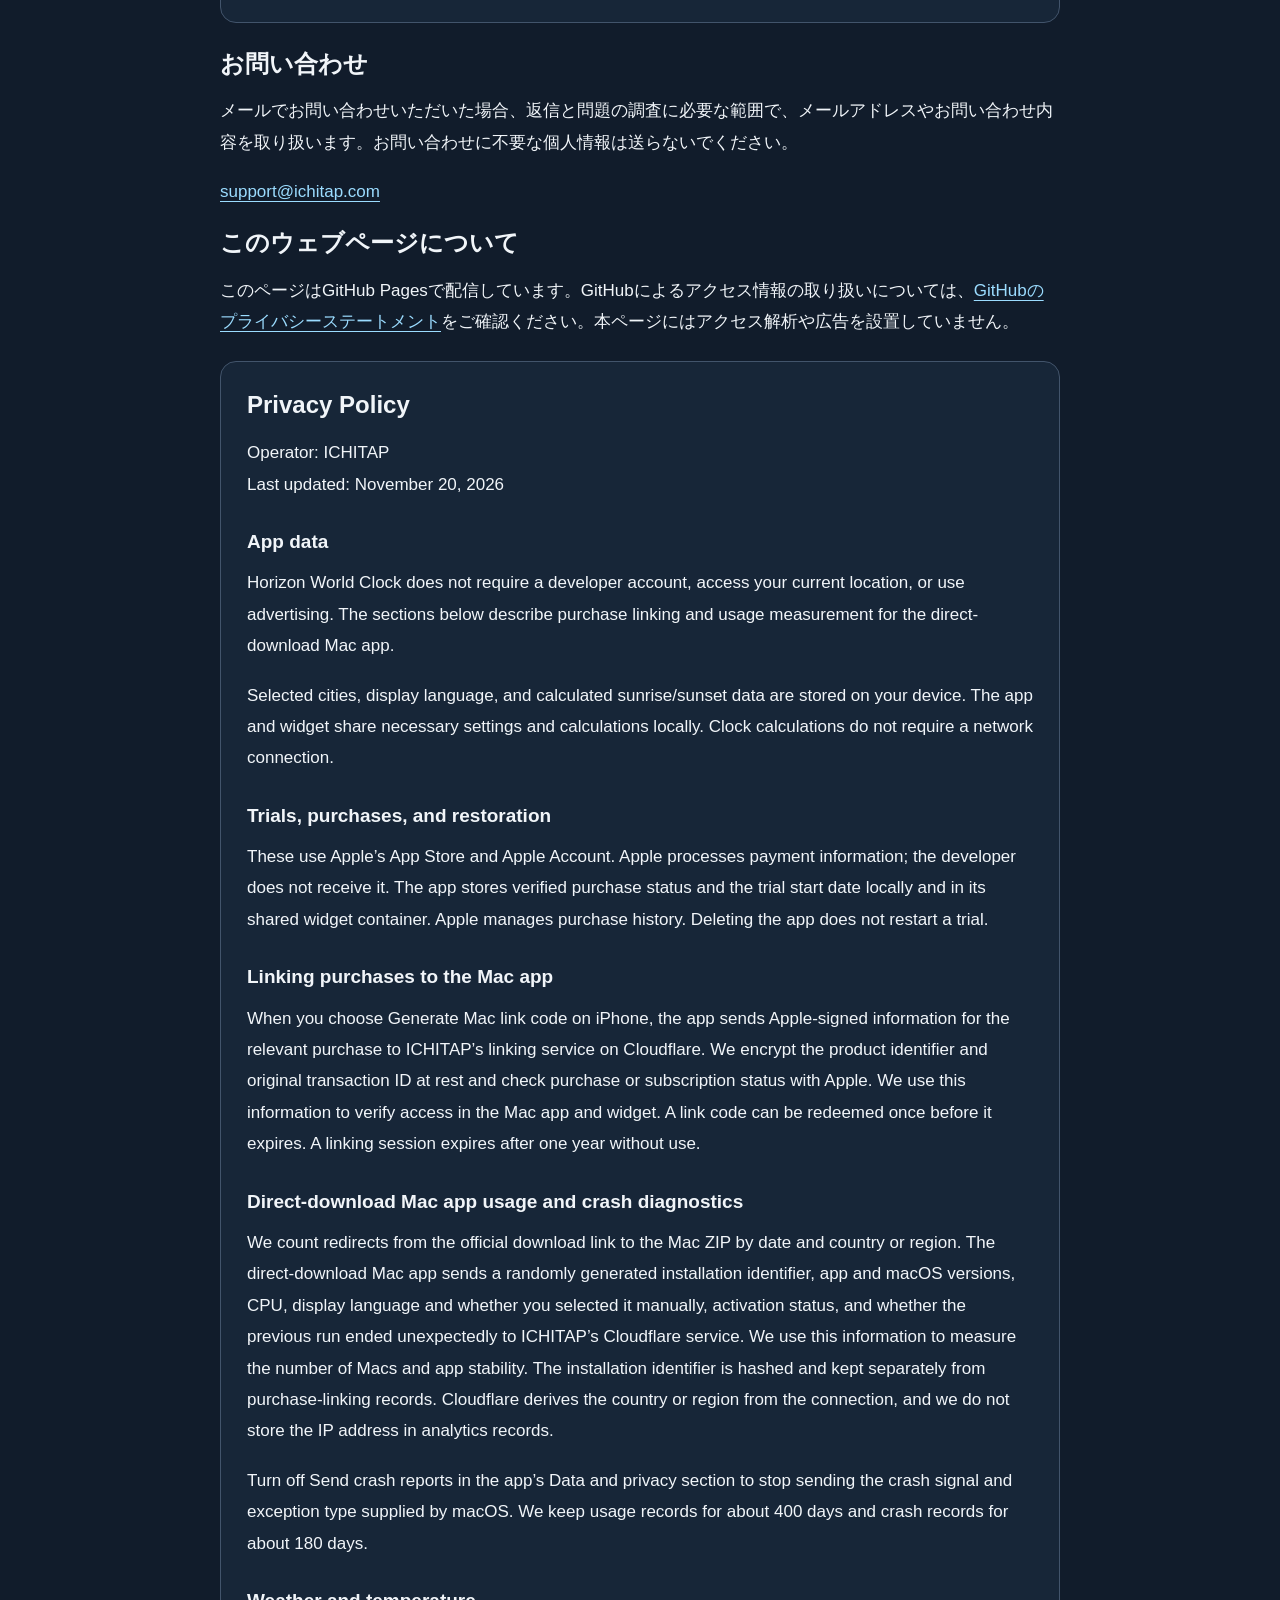
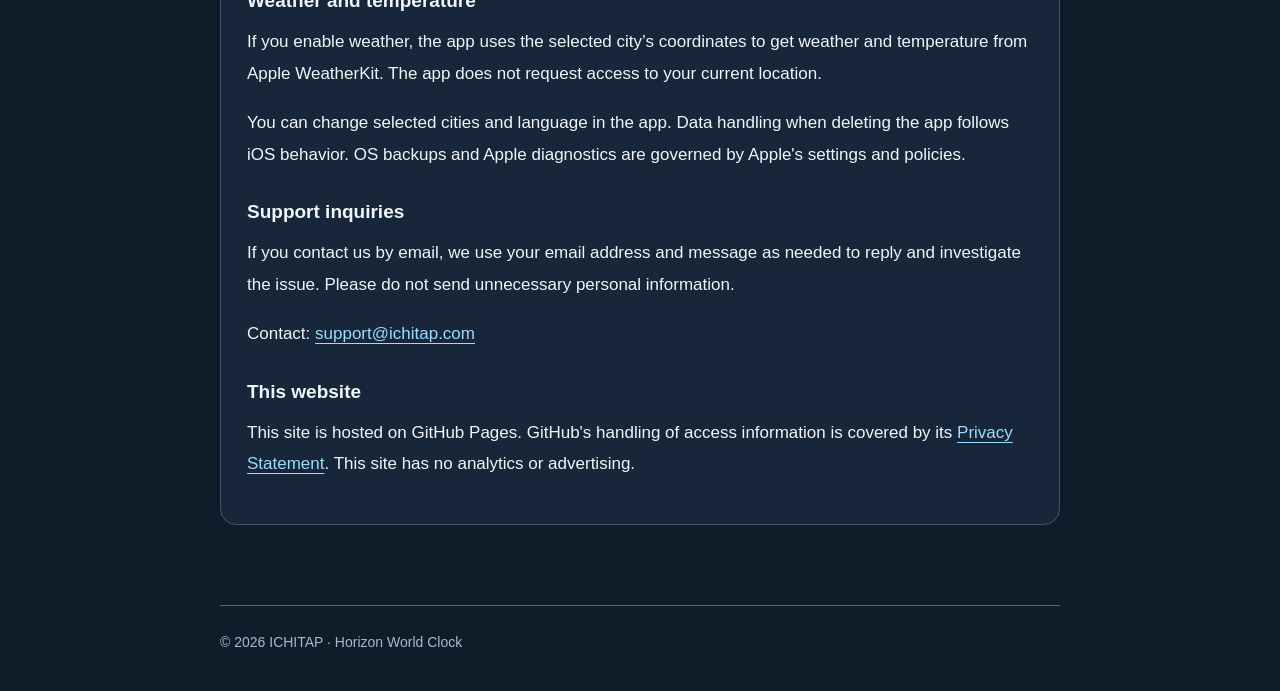
<file: Horizon-World-Clock/privacy.html>
<!doctype html>
<html lang="ja"><head><meta charset="utf-8"><meta name="viewport" content="width=device-width,initial-scale=1"><title>プライバシーポリシー | Horizon World Clock</title><meta name="description" content="Horizon World Clockのプライバシーポリシー。端末内の設定・計算データとお問い合わせの取り扱い。"><link rel="stylesheet" href="styles.css"><link rel="canonical" href="https://support.ichitap.com/Horizon-World-Clock/privacy.html"><style>
  .privacy-heading-part { display: inline-block; white-space: nowrap; }
  @media (max-width: 420px) {
    main > h1 { font-size: clamp(1.55rem, 8.2vw, 2.1rem); }
    main > section:not([lang]) h2 { font-size: clamp(1.125rem, 5.6vw, 1.5rem); }
    .privacy-analytics-heading { font-size: 1.0625rem; }
  }
</style></head><body><header><a class="brand" href="./">Horizon World Clock</a><nav aria-label="Main"><a href="./">サポート / Support</a><a href="privacy.html">プライバシー / Privacy</a><a href="#english" lang="en">English</a></nav></header><main><p class="eyebrow">HORIZON WORLD CLOCK</p><h1>プライバシーポリシー</h1><p class="muted">運営者：ICHITAP<br>更新日：2026年11月20日</p>
<section class="card"><h2>アプリのデータの扱い</h2><p>Horizon World Clockには開発者へのアカウント登録が不要です。端末の現在地へのアクセスや広告は使用しません。Mac版の購入連携と直接配布版の利用状況の集計は、このページで説明します。</p><p>選択都市、表示言語、日の出・日の入りなどの計算データは端末内に保存します。アプリとWidgetが必要な設定や計算データを端末内で共有します。時計の計算に通信は不要です。</p><h3>無料体験・購入・復元</h3><p>AppleのApp StoreとApple Accountを使用します。決済情報はAppleが処理し、開発者は受け取りません。アプリは検証済みの購入状態と無料体験の開始日時を端末内とWidgetとの共有領域に保存します。購入履歴はAppleが管理し、アプリを削除しても体験を最初からやり直すことはできません。</p><h3>Mac版への購入連携</h3><p>iPhoneで「Mac連携コードを発行」を選ぶと、対象の購入に関するApple署名付き取引情報を、Cloudflareで稼働するICHITAPの連携サービスに送信します。対象商品の識別子と元の取引IDを暗号化して保存し、購入や購読の状態をAppleに照会します。この情報はMacとウィジェットの利用権の確認に使用します。連携コードは期限内に一度だけ使えます。連携セッションは最終利用から1年で期限切れになります。</p><h3 class="privacy-analytics-heading"><span class="privacy-heading-part">直接配布Mac版の</span><wbr><span class="privacy-heading-part">利用状況とクラッシュ情報</span></h3><p>公式ダウンロードリンクのURLからMac版ZIPへ転送した回数を日付と国・地域別に集計します。直接配布Mac版を起動すると、ランダムに生成したインストール識別子、アプリとmacOSのバージョン、CPU、表示言語と手動選択の有無、連携の状態、前回異常終了したかどうかをICHITAPのCloudflare上のサービスに送信します。利用台数と安定性を分析するため、インストール識別子はハッシュ化して購入連携データとは別に保存します。国・地域は接続からCloudflareが判定し、集計データにIPアドレスを保存しません。</p><p>アプリの「データとプライバシー」で「クラッシュ情報を送信」をオフにできます。オンの場合は、macOSが提供するクラッシュのシグナルと例外の種類も送信します。利用状況の記録は約400日、クラッシュの記録は約180日保持します。</p><h3>天気と気温</h3><p>天気表示をオンにすると、選択した都市の位置を使ってApple WeatherKitから天気や気温を取得します。端末の現在地の許可は不要です。</p><p>選択都市と表示言語はアプリ内で変更できます。アプリ削除時の保存データの扱いはiOSの仕組みに従います。OSのバックアップやAppleによる診断情報の取り扱いは、Appleの設定と方針に従います。</p></section>
<section><h2>お問い合わせ</h2><p>メールでお問い合わせいただいた場合、返信と問題の調査に必要な範囲で、メールアドレスやお問い合わせ内容を取り扱います。お問い合わせに不要な個人情報は送らないでください。</p><p class="contact"><a href="mailto:support@ichitap.com">support@ichitap.com</a></p><h2>このウェブページについて</h2><p>このページはGitHub Pagesで配信しています。GitHubによるアクセス情報の取り扱いについては、<a href="https://docs.github.com/en/site-policy/privacy-policies/github-general-privacy-statement">GitHubのプライバシーステートメント</a>をご確認ください。本ページにはアクセス解析や広告を設置していません。</p></section>
<section id="english" lang="en" class="card"><h2>Privacy Policy</h2><p>Operator: ICHITAP<br>Last updated: November 20, 2026</p><h3>App data</h3><p>Horizon World Clock does not require a developer account, access your current location, or use advertising. The sections below describe purchase linking and usage measurement for the direct-download Mac app.</p><p>Selected cities, display language, and calculated sunrise/sunset data are stored on your device. The app and widget share necessary settings and calculations locally. Clock calculations do not require a network connection.</p><h3>Trials, purchases, and restoration</h3><p>These use Apple’s App Store and Apple Account. Apple processes payment information; the developer does not receive it. The app stores verified purchase status and the trial start date locally and in its shared widget container. Apple manages purchase history. Deleting the app does not restart a trial.</p><h3>Linking purchases to the Mac app</h3><p>When you choose Generate Mac link code on iPhone, the app sends Apple-signed information for the relevant purchase to ICHITAP’s linking service on Cloudflare. We encrypt the product identifier and original transaction ID at rest and check purchase or subscription status with Apple. We use this information to verify access in the Mac app and widget. A link code can be redeemed once before it expires. A linking session expires after one year without use.</p><h3>Direct-download Mac app usage and crash diagnostics</h3><p>We count redirects from the official download link to the Mac ZIP by date and country or region. The direct-download Mac app sends a randomly generated installation identifier, app and macOS versions, CPU, display language and whether you selected it manually, activation status, and whether the previous run ended unexpectedly to ICHITAP’s Cloudflare service. We use this information to measure the number of Macs and app stability. The installation identifier is hashed and kept separately from purchase-linking records. Cloudflare derives the country or region from the connection, and we do not store the IP address in analytics records.</p><p>Turn off Send crash reports in the app’s Data and privacy section to stop sending the crash signal and exception type supplied by macOS. We keep usage records for about 400 days and crash records for about 180 days.</p><h3>Weather and temperature</h3><p>If you enable weather, the app uses the selected city’s coordinates to get weather and temperature from Apple WeatherKit. The app does not request access to your current location.</p><p>You can change selected cities and language in the app. Data handling when deleting the app follows iOS behavior. OS backups and Apple diagnostics are governed by Apple's settings and policies.</p><h3>Support inquiries</h3><p>If you contact us by email, we use your email address and message as needed to reply and investigate the issue. Please do not send unnecessary personal information.</p><p class="contact">Contact: <a href="mailto:support@ichitap.com">support@ichitap.com</a></p><h3>This website</h3><p>This site is hosted on GitHub Pages. GitHub's handling of access information is covered by its <a href="https://docs.github.com/en/site-policy/privacy-policies/github-general-privacy-statement">Privacy Statement</a>. This site has no analytics or advertising.</p></section></main><footer>© 2026 ICHITAP · Horizon World Clock</footer></body></html>
</file>
<file: Horizon-World-Clock/styles.css>
*{box-sizing:border-box}html{color-scheme:dark;scroll-behavior:smooth}body{margin:0;background:#111c2b;color:#f1f5f9;font:17px/1.85 -apple-system,BlinkMacSystemFont,"Segoe UI","Hiragino Sans","Noto Sans JP",sans-serif}a{color:#9bdcff;text-underline-offset:.23em}a:hover{color:white}a:focus-visible{outline:3px solid #ffe08a;outline-offset:5px}header,main,footer{width:min(840px,100% - 40px);margin:auto}header{padding:36px 0 24px;border-bottom:1px solid #526175}nav{display:flex;gap:24px;flex-wrap:wrap;margin-top:18px}.brand{font-size:20px;color:#fff;text-decoration:none;font-weight:700}main{padding:36px 0 56px}h1{font-size:clamp(30px,6vw,44px);line-height:1.3;letter-spacing:-.02em;margin:12px 0 22px}h2{font-size:24px;line-height:1.45;margin:0 0 14px}h3{font-size:19px;margin:24px 0 8px}p{margin:0 0 18px}.eyebrow,.muted{color:#a9b9cc}.eyebrow{font-size:14px;letter-spacing:.08em}.card{padding:26px;border:1px solid #42546b;border-radius:16px;background:#172638;margin:24px 0}section{scroll-margin-top:24px}li+li{margin-top:10px}footer{padding:24px 0 36px;border-top:1px solid #526175;font-size:14px;color:#a9b9cc}.contact{overflow-wrap:anywhere}details{border-top:1px solid #42546b;padding:18px 0}summary{cursor:pointer;font-weight:650}details p{margin:14px 0 0} @media(max-width:500px){.card{padding:20px}nav{gap:18px}body{font-size:16px}}
</file>
<file: Horizon-World-Clock/overview/styles.css>
@font-face {
  font-family: Geist;
  src: url(assets/geist.woff2) format("woff2");
  font-weight: 400 700;
  font-display: swap;
}
:root {
  color-scheme: dark;
  --ink: #080c15;
  --paper: #f4f6fb;
  --muted: #a9b4c8;
  --faint: #8190a8;
  --rule: #ffffff1f;
  --blue: #a7c7ff;
  --sun: #ffd290;
  --shell: 1200px;
  font-family: Geist, "Hiragino Sans", "Yu Gothic", system-ui, sans-serif;
}
*, *::before, *::after { box-sizing: border-box; }
html { scroll-behavior: smooth; }
body { margin: 0; background: var(--ink); color: var(--paper); }
body, p { line-height: 1.65; }
a { color: inherit; text-decoration: none; }
button, input { font: inherit; }
a:focus-visible, button:focus-visible, input:focus-visible { outline: 2px solid var(--sun); outline-offset: 4px; }
img, canvas { display: block; max-width: 100%; }
h1, h2, p, figure, dl, dd { margin: 0; }
h1, h2 { line-height: 1.06; letter-spacing: -.064em; font-weight: 600; }
:lang(ja) h1, :lang(ja) h2 { line-height: 1.19; letter-spacing: -.06em; }
.shell { width: min(var(--shell), calc(100% - 112px)); margin-inline: auto; }
.skip-link { position: absolute; z-index: 5; top: 10px; left: 10px; background: var(--paper); color: var(--ink); padding: 8px 14px; transform: translateY(-150%); }
.skip-link:focus { transform: translateY(0); }

.header { position: relative; z-index: 2; border-bottom: 1px solid var(--rule); background: #080b13; }
.header-inner { min-height: 74px; display: flex; align-items: center; justify-content: space-between; gap: 20px; }
.brand, .nav, .footer nav { display: flex; align-items: center; }
.brand { gap: 10px; font-weight: 650; letter-spacing: -.045em; line-height: 1.2; }
.brand img { border-radius: 10px; }
.brand-secondary { color: #bcc7da; }
.nav, .footer nav { gap: 25px; font-size: .84rem; color: #c4cde0; }
.nav a, .footer a { transition: color .18s ease; }
.nav a:hover, .footer a:hover { color: #fff; }
.nav-store { padding: 7px 13px; border: 1px solid #66779869; border-radius: 7px; white-space: nowrap; }
.nav-store span { color: var(--sun); margin-left: 3px; }
.language { padding-block: 9px; }

.hero { position: relative; isolation: isolate; overflow: hidden; background: #050913; }
.hero-image, .hero-image img, .hero::after { position: absolute; inset: 0; width: 100%; height: 100%; }
.hero-image { z-index: -2; }
.hero-image img { object-fit: cover; object-position: 55% 52%; animation: orbit-in 1.7s ease-out both; }
.hero::after { content: ""; z-index: -1; background: linear-gradient(90deg, #060a15 0%, #060a15bd 32%, #060a1510 71%), linear-gradient(0deg, var(--ink), #080c1500 40%); }
@keyframes orbit-in { from { transform: scale(1.035); } to { transform: scale(1); } }
.hero-inner { padding-top: clamp(92px, 10vw, 151px); padding-bottom: 42px; }
.hero-copy { max-width: 840px; animation: enter .8s cubic-bezier(.2,.7,.2,1) both; }
@keyframes enter { from { opacity: 0; transform: translateY(15px); } to { opacity: 1; transform: translateY(0); } }
.eyebrow { color: var(--blue); font-size: .72rem; line-height: 1.5; font-weight: 650; letter-spacing: .14em; text-transform: uppercase; display: flex; align-items: center; gap: 10px; margin-bottom: 20px; }
:lang(ja) .eyebrow { letter-spacing: .08em; }
.eyebrow-line { display: inline-block; width: 20px; height: 1px; background: var(--sun); flex: none; }
.hero h1 { font-size: clamp(3.2rem, 5.6vw, 5.5rem); text-wrap: balance; }
:lang(ja) .hero h1 { max-width: 1050px; font-size: clamp(2.65rem, 4.7vw, 4.6rem); }
:lang(ja) .hero-copy { max-width: none; }
:lang(ja) .hero h1 span { display: inline-block; }
:lang(ja) .hero h1 em { display: block; }
.hero-intro { text-wrap: pretty; }
.hero h1 em { color: #ffdcac; background: linear-gradient(100deg, #f5f7ff 1%, #a9cbff 49%, #ffcf8e 98%); -webkit-background-clip: text; background-clip: text; -webkit-text-fill-color: transparent; font-style: normal; padding: 0 .12em .07em 0; }
.hero-intro { max-width: 460px; color: #d4dded; font-size: clamp(1rem, 1.4vw, 1.18rem); line-height: 1.73; margin-top: 19px; }
.actions { display: flex; flex-wrap: wrap; gap: 12px; margin-top: 27px; }
.button { display: inline-flex; min-height: 50px; align-items: center; justify-content: center; gap: 14px; padding: 11px 20px; border: 1px solid transparent; border-radius: 9px; font-size: .9rem; font-weight: 650; transition: background .2s, transform .2s, border-color .2s; }
.button:hover { transform: translateY(-2px); }
.button-primary { background: var(--paper); color: #0b1424; }
.button-primary:hover { background: #ffe0b4; }
.button-quiet { border-color: #899ab36b; background: #111c2fba; color: #f2f5fc; }
.button-quiet:hover { background: #22344f; border-color: #8fa9cf; }

.live-panel { margin-top: clamp(60px, 8vw, 108px); background: #0b1423e8; border: 1px solid #899fc346; border-radius: 17px; box-shadow: 0 25px 85px #0008; backdrop-filter: blur(16px); }
.live-heading { border-bottom: 1px solid var(--rule); display: flex; align-items: center; justify-content: space-between; padding: 13px 23px; gap: 10px; color: #c5d4ec; font-size: .73rem; letter-spacing: .11em; font-weight: 600; text-transform: uppercase; }
.live-heading span { display: flex; gap: 9px; align-items: center; }
.live-heading i { width: 7px; height: 7px; background: #9be6bf; border-radius: 50%; box-shadow: 0 0 9px #9be6bf66; }
.live-heading time { color: var(--muted); font-variant-numeric: tabular-nums; }
.live-clocks { display: grid; grid-template-columns: repeat(4, minmax(0,1fr)); padding: 0; margin: 0; list-style: none; }
.clock { display: grid; grid-template-columns: auto minmax(0,1fr); grid-template-rows: auto auto; align-items: center; align-content: center; column-gap: 13px; padding: 15px clamp(11px, 2vw, 25px); }
.clock + .clock { border-left: 1px solid var(--rule); }
.clock canvas { grid-row: 1 / 3; width: clamp(39px, 5.6vw, 80px); height: auto; border-radius: 50%; background: #101c2d; }
.clock-city { font-size: clamp(.81rem, 1.18vw, 1rem); font-weight: 650; line-height: 1.3; align-self: end; }
.clock-reading { display: flex; align-items: center; flex-wrap: wrap; gap: 0 5px; align-self: start; color: var(--muted); font-size: .74rem; font-variant-numeric: tabular-nums; }
.clock-reading time { color: #e0eaff; }
.clock.is-day .clock-phase { color: var(--sun); }

.daylight { padding-block: clamp(76px, 9.3vw, 136px); scroll-margin-top: 24px; }
.section-intro { max-width: 700px; margin-bottom: 36px; }
.section-intro h2, .product h2 { font-size: clamp(2.75rem, 5.8vw, 5.15rem); }
:lang(ja) .section-intro h2, :lang(ja) .product h2 { font-size: clamp(2.4rem, 5.15vw, 4.6rem); }
.section-intro > p:last-child, .product-copy > p:not(.eyebrow, .widget-refresh), .download p { color: var(--muted); max-width: 520px; margin-top: 20px; font-size: 1.05rem; line-height: 1.8; }
.demo { background: linear-gradient(155deg, #111e31, #0b1423 57%); border: 1px solid #899fc344; border-radius: 20px; padding: clamp(20px, 4vw, 44px); }
.demo-head { display: flex; align-items: center; justify-content: space-between; gap: 10px; margin-bottom: 20px; }
.demo-clock { display: flex; align-items: baseline; gap: 8px; }
.demo-clock output { font-size: clamp(2.6rem, 6vw, 4.7rem); font-weight: 550; letter-spacing: -.075em; line-height: 1; font-variant-numeric: tabular-nums; }
.demo-clock span, .date-control span { color: var(--muted); font-size: .72rem; letter-spacing: .08em; }
.date-control { display: grid; gap: 4px; }
.date-control input { width: 150px; min-height: 40px; padding: 4px 9px; border: 1px solid #6175988c; border-radius: 7px; color: var(--paper); background: #0b1526; font-size: .86rem; }
.timeline-controls { display: grid; grid-template-columns: auto 1fr; align-items: start; gap: 15px; margin-bottom: 30px; }
.play { width: 44px; height: 44px; border: 1px solid #6983ae; border-radius: 50%; background: #1d3150; color: var(--paper); cursor: pointer; font-size: .78rem; }
.play:hover { background: #304971; }
.play:disabled { opacity: .5; cursor: default; }
.scrubber { min-width: 0; }
.scrubber input { display: block; width: 100%; height: 32px; margin: 4px 0 0; accent-color: #ffd290; cursor: ew-resize; }
.scrubber input:focus-visible { outline-offset: 0; }
.ticks { display: flex; justify-content: space-between; color: var(--muted); font-size: .68rem; font-variant-numeric: tabular-nums; }
.demo-legend, .demo-row { display: grid; grid-template-columns: 180px minmax(0,1fr) 138px; align-items: center; gap: 16px; }
.demo-legend { color: var(--muted); font-size: .71rem; padding-bottom: 8px; }
.legend-day { display: flex; align-items: center; gap: 8px; }
.legend-day::before { content: ""; width: 15px; height: 6px; border-radius: 5px; background: #ffd08d; }
.demo-rows { margin: 0; padding: 0; list-style: none; }
.demo-row { border-top: 1px solid var(--rule); padding-block: 9px; }
.demo-place { display: flex; align-items: center; gap: 12px; min-width: 0; line-height: 1.25; }
.demo-place canvas { width: 48px; height: 48px; border-radius: 50%; flex: none; background: #101c2d; }
.demo-place strong { font-size: .88rem; font-weight: 650; }
.demo-place time { display: block; color: #b8c7e1; font-variant-numeric: tabular-nums; font-size: .72rem; margin-top: 4px; }
.demo-track { position: relative; height: 12px; border-radius: 8px; background: #223450; }
.demo-track::after { content: ""; position: absolute; inset: -4px auto -4px var(--marker, 50%); border-left: 2px solid white; transform: translateX(-50%); filter: drop-shadow(0 0 3px #0a1020); }
.sun-band { position: absolute; top: 0; bottom: 0; border-radius: inherit; background: linear-gradient(90deg,#e6a975,#ffe0a0 53%,#e9a478); }
.demo-solar { display: grid; grid-template-columns: 1fr 1fr; font-size: .77rem; gap: 5px; color: #d3def2; font-variant-numeric: tabular-nums; }
.demo-solar .sunrise { color: var(--sun); }
.demo-note { margin-top: 13px; color: #a3b0c8; font-size: .76rem; }

.product { border-block: 1px solid var(--rule); background: #0d1421; overflow: hidden; }
.product-inner { display: grid; grid-template-columns: 1fr 1fr; gap: clamp(30px, 7vw, 96px); align-items: center; padding-block: 72px; }
.device-stage { position: relative; isolation: isolate; display: grid; place-items: center; min-height: 540px; overflow: hidden; border: 1px solid #718ab341; border-radius: 20px; background: radial-gradient(ellipse at 60% 64%,#294874 0%,#121f38 50%,#0c1528 100%); }
.stage-glow { position: absolute; z-index: -1; inset: 14%; background: repeating-radial-gradient(ellipse at center, transparent 0 25px, #89b3f025 26px 27px, transparent 28px 53px); transform: rotate(-20deg) scale(1.7); mask-image: radial-gradient(#000 0%, transparent 65%); }
.home-screen { display: grid; justify-items: center; gap: 10px; width: 100%; padding: 22px 0 16px; }
.home-screen figcaption, .widget-refresh { color: var(--muted); font-size: .75rem; }
.widget-refresh { margin-top: 12px; }
.phone { width: min(63%, 229px); border: 6px solid #0a0f1b; border-radius: 33px; box-shadow: 0 0 0 1px #a2b6d8a3, 14px 23px 48px #02060caa; overflow: hidden; transform: rotate(-4deg); }
.phone img { width: 100%; height: auto; }
.product-details { margin-top: 26px; }
.product-details > div { border-top: 1px solid var(--rule); padding-block: 14px; }
.product-details dt { display: flex; gap: 9px; align-items: center; font-weight: 650; }
.product-details dt span { color: var(--sun); min-width: 1.2em; }
.product-details dd { padding-left: 29px; color: var(--muted); font-size: .88rem; margin-top: 4px; }
.download { display: flex; flex-direction: column; align-items: center; text-align: center; padding-block: 104px; }
.download img { border-radius: 18px; margin-bottom: 26px; box-shadow: 0 0 52px #3a66af55; }
.download h2 { font-size: clamp(2.25rem, 5vw, 4.4rem); max-width: 780px; }
:lang(ja) .download h2 { max-width: 950px; font-size: clamp(1.65rem, 4.65vw, 4.1rem); }
:lang(ja) .download h2 span { display: inline-block; max-width: 100%; }
:lang(ja) .download h2 span:last-child { white-space: nowrap; }
.download .price-label { margin-top: 28px; font-size: .82rem; font-weight: 650; color: var(--blue); }
.pricing { display: grid; grid-template-columns: repeat(2, minmax(0, 1fr)); width: min(100%, 300px); margin-top: 10px; border: 1px solid #899fc344; border-radius: 11px; background: #0f1929; }
.pricing > div { display: flex; flex-direction: column; padding: 11px 9px 10px; }
.pricing > div + div { border-left: 1px solid var(--rule); }
.pricing dt { color: var(--muted); font-size: .76rem; }
.pricing dd { color: var(--paper); font-size: 1.45rem; font-weight: 650; font-variant-numeric: tabular-nums; }
.download .button { margin-top: 25px; }
.download small { margin-top: 13px; color: var(--muted); }
.footer { border-top: 1px solid var(--rule); color: var(--muted); }
.footer-inner { display: flex; align-items: center; justify-content: space-between; flex-wrap: wrap; gap: 10px 24px; padding-block: 19px; }
.footer a { padding-block: 8px; }

@media (max-width: 960px) {
  .shell { width: calc(100% - 64px); }
  .device-stage { min-height: 440px; }
  .phone { width: min(63%, 196px); border-radius: 27px; }
  .demo-legend, .demo-row { grid-template-columns: 153px minmax(0,1fr) 117px; gap: 12px; }
}
@media (max-width: 700px) {
  .shell { width: calc(100% - 40px); }
  .header-inner { min-height: 64px; gap: 8px; }
  .nav { gap: 12px; }
  .nav-demo { display: none; }
  .hero-inner { padding-top: 78px; padding-bottom: 23px; }
  .hero-image img { object-position: 62% center; }
  .hero::after { background: linear-gradient(90deg, #060a15eb, #060a1530), linear-gradient(0deg, var(--ink), #080c1500 47%); }
  .hero h1 { font-size: clamp(2.55rem, 8.7vw, 4rem); }
  :lang(ja) .hero h1 { font-size: clamp(1.78rem, 7.6vw, 3.1rem); }
  .live-clocks { grid-template-columns: repeat(2, minmax(0,1fr)); }
  .clock:nth-child(odd) { border-left: 0; }
  .clock:nth-child(n+3) { border-top: 1px solid var(--rule); }
  .clock { padding: 11px 12px; gap: 0 8px; }
  .clock canvas { width: 46px; }
  .live-heading { padding: 10px 12px; font-size: .66rem; }
  .product-inner { grid-template-columns: minmax(0,1fr); padding-block: 52px; gap: 28px; }
  .product-copy { grid-row: 1; }
  .device-stage { min-height: 410px; }
  .phone { width: min(66%, 188px); }
  .download { padding-block: 76px; }
}
@media (max-width: 460px) {
  .shell { width: calc(100% - 32px); }
  .brand { font-size: .91rem; gap: 7px; }
  .brand img { width: 31px; height: 31px; border-radius: 8px; }
  .nav { gap: 10px; font-size: .74rem; }
  .nav-store { padding-inline: 8px; }
  .hero-inner { padding-top: 64px; }
  .hero-intro { margin-top: 13px; }
  .wide-break { display: none; }
  .eyebrow { margin-bottom: 15px; }
  .button { gap: 7px; padding-inline: 13px; font-size: .79rem; }
  .actions { gap: 8px; margin-top: 21px; }
  .live-panel { margin-top: 50px; }
  .demo { padding: 16px 12px; border-radius: 15px; }
  .demo-legend, .demo-row { grid-template-columns: 99px minmax(0,1fr) 72px; gap: 7px; }
  .demo-legend { font-size: .61rem; }
  .legend-day { gap: 4px; }
  .legend-day::before { width: 9px; height: 4px; }
  .demo-solar { font-size: .66rem; gap: 3px; }
  .demo-place { gap: 4px; }
  .demo-place strong { font-size: .7rem; }
  .demo-place time { font-size: .61rem; }
  .demo-place canvas { width: 29px; height: 29px; }
  .demo-track { height: 8px; }
  .device-stage { min-height: 390px; }
  .phone { width: min(67%, 169px); }
  .footer nav { gap: 14px; font-size: .75rem; }
}
@media (prefers-reduced-motion: reduce) {
  *, *::before, *::after { scroll-behavior: auto !important; animation: none !important; transition: none !important; }
}

@media (min-width: 701px) {
  .hero-inner { padding-top: clamp(68px, 6.7vw, 110px); }
  .live-panel { margin-top: clamp(38px, 4.4vw, 67px); }
}
@media (min-width: 961px) {
  .timeline-controls { grid-template-columns: 180px minmax(0,1fr) 138px; gap: 16px; }
  .timeline-controls .play { justify-self: end; }
}
@media (min-width: 701px) and (max-width: 960px) {
  .timeline-controls { grid-template-columns: 153px minmax(0,1fr) 117px; gap: 12px; }
  .timeline-controls .play { justify-self: end; }
}
@media (max-width: 460px) {
  .demo-head { gap: 6px; }
  .date-control input { width: 128px; }
  .clock canvas { width: clamp(35px, 11vw, 46px); }
}
@media (max-width: 360px) {
  .clock { padding-inline: 8px; }
  .clock-city { font-size: .73rem; }
  .demo-clock output { font-size: 2.32rem; }
}

/* Weather feature and compared clock-face previews */
.weather { padding-block: clamp(64px, 8.5vw, 112px) 54px; }
.weather .section-intro { max-width: 900px; margin-bottom: 28px; }
:lang(en) .weather h2 { text-wrap: balance; }
:lang(ja) .weather-phrase { display: inline-block; white-space: nowrap; }
:lang(ja) .weather h2 span { display: inline-block; white-space: nowrap; }
.weather-showcase {
  padding: clamp(14px, 3vw, 34px);
  border: 1px solid #84a6d94f;
  border-radius: 22px;
  background: radial-gradient(ellipse at top, #192a44, #0d1728 77%);
  box-shadow: 0 22px 75px #0004;
}
.weather-showcase h3, .weather-guide h3 { margin: 0; font-size: clamp(1.28rem, 2.4vw, 1.8rem); letter-spacing: -.025em; line-height: 1.3; }
.weather-showcase-head { display: flex; align-items: start; justify-content: space-between; gap: 16px 24px; flex-wrap: wrap; }
.weather-showcase-head p, .weather-guide p { margin-top: 8px; color: #c2cee0; font-size: 1rem; }
.weather-motion { cursor: pointer; min-height: 44px; padding: 7px 14px; border: 1px solid #adc5ed80; border-radius: 8px; background: #101e31; color: var(--paper); white-space: nowrap; font-size: .92rem; }
.weather-motion:hover { background: #243c5d; }
.weather-cards { display: grid; grid-template-columns: repeat(5, minmax(0, 1fr)); gap: clamp(8px, 1.3vw, 15px); padding: 0; margin: 24px 0 0; list-style: none; }
.weather-tile { display: grid; justify-items: center; align-content: start; gap: 13px; min-width: 0; padding: 18px 10px 15px; border: 1px solid #a5c5f332; border-radius: 14px; background: #0a1423aa; text-align: center; }
.weather-face { width: min(100%, 164px); aspect-ratio: 1; }
.weather-face img, .weather-face canvas { width: 100%; height: 100%; }
.weather-face [hidden], .weather-motion[hidden] { display: none; }
.weather-tile strong { display: block; font-size: 1.07rem; color: #f7faff; }
.weather-tile small { display: block; margin-top: 5px; color: #beccdf; font-size: .88rem; line-height: 1.5; }
:lang(ja) .weather-tile small span { display: inline-block; white-space: nowrap; }
.weather-sample { margin-top: 15px; color: #adbbcf; font-size: .87rem; }
.weather-guide { display: grid; grid-template-columns: repeat(2, minmax(0,1fr)); gap: 14px; margin-top: 16px; }
.weather-guide > div { min-width: 0; border: 1px solid var(--rule); border-radius: 15px; padding: clamp(16px, 2.75vw, 28px); background: #0e1828; }
.weather-unit-example { display: flex; flex-wrap: wrap; gap: 8px; margin-top: 17px; }
.weather-unit-example > span { border-radius: 8px; background: #16253b; padding: 7px 12px; color: #f6d396; font-weight: 650; font-variant-numeric: tabular-nums; }
.weather-guide ol { color: #c2cee0; padding-inline-start: 1.3em; margin: 10px 0 0; }
.weather-guide li + li { margin-top: 6px; }
.weather-guide strong { color: var(--paper); }
.weather-source { margin-top: 17px; color: #adbbcf; font-size: .88rem; }
.weather-source a, .weather-availability a { color: var(--blue); text-decoration: underline; text-underline-offset: .2em; }
.weather-availability { color: #adbbcf; margin-top: 8px; font-size: .88rem; }
@media (max-width: 960px) {
  .weather-cards { grid-template-columns: repeat(3, minmax(0, 1fr)); }
}
@media (max-width: 600px) {
  .weather-cards, .weather-guide { grid-template-columns: repeat(2, minmax(0, 1fr)); }
  .weather-tile { padding-inline: 7px; }
  .weather-tile:last-child { grid-column: 1 / -1; grid-template-columns: minmax(0, 112px) minmax(0, 1fr); place-items: center; padding-inline: 12px; }
  .weather-guide { grid-template-columns: minmax(0, 1fr); }
  .weather-showcase-head { gap: 13px; }
  :lang(ja) .weather h2 { font-size: clamp(2.05rem, 8vw, 3rem); }
}

.heading-phrase { display: inline-block; white-space: nowrap; }
.text-link { color: #c5d9ff; text-decoration: underline; text-underline-offset: .24em; }
.text-link:hover { color: #fff; }
.widget-guide-link { font-weight: 650; }
.answers { padding-block: clamp(52px, 8vw, 104px); border-bottom: 1px solid var(--rule); }
.answers h2, .guide-card h2 { font-size: clamp(1.65rem, 3.5vw, 2.75rem); }
.answers dl { max-width: 780px; margin-top: 26px; }
.answers dl > div { border-top: 1px solid var(--rule); padding-block: 16px; }
.answers dt { color: var(--paper); font-weight: 650; text-wrap: pretty; }
.answers dd { color: var(--muted); margin-top: 7px; }
.answers a { color: #c5d9ff; text-decoration: underline; text-underline-offset: .24em; }
.answers a:hover { color: #fff; }

.guide { padding-block: clamp(42px, 7vw, 90px); max-width: 1030px; }
.guide-intro { max-width: 690px; margin-bottom: 34px; }
.guide-intro h1 { font-size: clamp(2.25rem, 5vw, 4.25rem); text-wrap: balance; }
.guide-intro > p:last-child { color: var(--muted); max-width: 590px; margin-top: 16px; }
.guide-layout { display: grid; grid-template-columns: minmax(0, 1fr) minmax(220px, 32%); gap: 16px 24px; }
.guide-card { grid-column: 1; padding: clamp(19px, 3vw, 30px); border: 1px solid var(--rule); border-radius: 16px; background: #101a2a; }
.guide-card ol { padding-inline-start: 1.45em; margin: 18px 0 0; }
.guide-card li + li { margin-top: .7em; }
.guide-card p { margin-top: 12px; }
.guide-card li, .guide-card p { color: var(--muted); }
.guide-card strong { color: var(--paper); }
.guide-figure { grid-column: 2; grid-row: 1 / span 2; align-self: start; padding: 20px; text-align: center; border-radius: 16px; border: 1px solid var(--rule); background: radial-gradient(ellipse at 50% 50%, #203552, #0d1524 80%); }
.guide-figure img { width: min(100%, 210px); height: auto; border: 4px solid #060a13; border-radius: 24px; margin-inline: auto; }
.guide-figure figcaption { margin-top: 10px; color: var(--muted); font-size: .8rem; }
.footer nav { flex-wrap: wrap; }

@media (max-width: 700px) {
  .guide-layout { grid-template-columns: minmax(0, 1fr); }
  .guide-figure { grid-column: 1; grid-row: auto; }
  .guide-figure img { width: min(100%, 170px); }
}

@media (max-width: 460px) {
  :lang(ja) #daylight-title { font-size: clamp(1.85rem, 8.3vw, 2.4rem); }
  :lang(ja) .guide-intro h1 { font-size: clamp(1.85rem, 8.3vw, 2.4rem); }
}

:lang(ja) .guide-card strong { display: inline-block; white-space: nowrap; }
</file>
<file: ScheduleCam/overview/site.css>
@font-face {
  font-family: Geist;
  src: url("./assets/Geist-SemiBold.ttf") format("truetype");
  font-weight: 600;
  font-display: swap;
}
:root {
  color-scheme: light;
  --paper: #f8faf8;
  --navy: #10243a;
  --muted: #465970;
  --line: #dce5df;
  --green: #217757;
  --mint: #b9f5d5;
  --title: Geist, system-ui, sans-serif;
  font-family: system-ui, sans-serif;
  background: var(--paper);
  color: var(--navy);
}
*, *::before, *::after { box-sizing: border-box; }
html { scroll-padding-top: 24px; }
body { margin: 0; }
.wrap { width: min(100% - 80px, 1200px); margin-inline: auto; }
a { color: inherit; }
a:focus-visible { outline: 3px solid var(--green); outline-offset: 5px; }
.skip { position: absolute; inset: 8px auto auto 8px; background: white; padding: 12px; transform: translateY(-200%); z-index: 2; }
.skip:focus { transform: none; }
.site-header, .site-footer { display: flex; align-items: center; justify-content: space-between; gap: 16px 32px; }
.site-header { min-height: 86px; }
.site-header nav, .site-footer nav { display: flex; align-items: center; flex-wrap: wrap; gap: 12px 28px; }
.site-header nav a, .site-footer a { text-decoration: none; }
.site-header nav a, .site-footer nav a { font-size: .9rem; font-weight: 600; color: var(--muted); }
.site-header nav a:hover, .site-footer nav a:hover { color: var(--navy); text-decoration: underline; text-underline-offset: 4px; }
.brand { display: inline-flex; align-items: center; gap: 10px; font: 600 1.21rem/1 var(--title); letter-spacing: -.045em; text-decoration: none; white-space: nowrap; }
.brand-icon { display: grid; place-items: center; width: 34px; height: 34px; border-radius: 10px; background: var(--navy); color: var(--mint); }
.camera-icon { display: inline-block; position: relative; width: 18px; height: 13px; margin-top: 2px; border: 1.5px solid currentColor; border-radius: 3px; flex: none; }
.camera-icon::before { content: ""; position: absolute; inset: -4px auto auto 4px; width: 7px; height: 3px; border: 1.5px solid currentColor; border-bottom: 0; border-radius: 2px 2px 0 0; }
.camera-icon::after { content: ""; position: absolute; inset: 2px auto auto 5px; width: 6px; height: 6px; border: 1.5px solid currentColor; border-radius: 100%; }
.nav-cta { white-space: nowrap; padding: 10px 14px; border: 1px solid var(--line); border-radius: 8px; }
.nav-cta span, .button span { margin-inline-start: 4px; }
.hero { display: grid; grid-template-columns: 1.11fr 1fr; min-height: 564px; align-items: stretch; margin-top: 14px; overflow: hidden; border-radius: 25px; background: #eff4f1; }
.hero-copy { align-self: center; padding: clamp(30px, 5vw, 70px); }
.eyebrow { display: flex; gap: .6rem; align-items: center; color: var(--green); font-size: .745rem; font-weight: 750; letter-spacing: .11em; text-transform: uppercase; line-height: 1.5; margin: 0 0 18px; }
.indicator { width: 7px; height: 7px; border-radius: 100%; background: currentColor; flex: none; }
h1, h2, h3, h4 { margin: 0; font-family: var(--title); font-weight: 600; text-wrap: balance; }
h1 { font-size: clamp(3rem, 5.45vw, 5.25rem); line-height: .98; letter-spacing: -.077em; }
h2 { font-size: clamp(2.35rem, 4.5vw, 3.85rem); line-height: 1.02; letter-spacing: -.067em; }
h3, h4 { font-size: 1.23rem; line-height: 1.2; letter-spacing: -.038em; }
p { margin: 0; }
.hero-copy > p:not(.eyebrow) { max-width: 35ch; margin: 24px 0 28px; color: var(--muted); font-size: 1.06rem; line-height: 1.62; }
.hero-actions { display: flex; flex-wrap: wrap; gap: 10px; }
.hero-remote-link { display: inline-flex; align-items: baseline; flex-wrap: wrap; gap: 4px 8px; margin-top: 16px; color: var(--green); font-size: .88rem; font-weight: 700; text-underline-offset: 3px; }
.hero-remote-link span { color: var(--muted); font-size: .76rem; font-weight: 500; }
.button { display: inline-flex; align-items: center; justify-content: center; gap: 4px; text-decoration: none; font-size: .87rem; font-weight: 700; border-radius: 9px; min-height: 47px; padding: 9px 14px; }
.primary { color: #fff; background: var(--navy); border: 1px solid var(--navy); }
.primary:hover { background: #22496c; }
.secondary { border: 1px solid #c8d6ce; }
.secondary:hover { background: #e1ebe4; }
.hero-image { position: relative; margin: 0; min-width: 0; background: #0d2030; }
.hero-image img { position: absolute; inset: 0; width: 100%; height: 100%; object-fit: cover; object-position: 56% 44%; }
.screen-state { position: absolute; inset: 22px auto auto 22px; display: inline-flex; align-items: center; gap: 8px; padding: 7px 10px; border: 1px solid #d7ecff54; border-radius: 7px; background: #0d1d30f0; color: white; font-size: .79rem; font-weight: 700; }
.screen-state .indicator { color: var(--mint); }
.capture-plan { position: absolute; inset: auto 22px 22px; border: 1px solid #d7ecff44; border-radius: 15px; padding: 15px; background: #0d1d30f0; color: white; box-shadow: 0 14px 36px #08152250; }
.capture-plan-heading { display: flex; align-items: center; gap: 11px; }
.capture-plan-heading strong { display: block; font: 600 1.19rem/1.2 var(--title); letter-spacing: -.03em; }
.capture-plan-heading small { display: block; margin-top: 2px; color: #c8d6e2; font-size: .75rem; }
.capture-clock { width: 30px; height: 30px; flex: none; position: relative; border: 2px solid var(--mint); border-radius: 50%; }
.capture-clock::before { content: ""; position: absolute; top: 5px; left: 11px; width: 8px; height: 9px; border: solid var(--mint); border-width: 0 0 2px 2px; border-radius: 0 0 0 2px; }
.capture-slots { display: grid; grid-template-columns: repeat(3, minmax(0, 1fr)); gap: 6px; padding: 0; margin: 11px 0 0; list-style: none; }
.capture-slots li { display: grid; place-items: center; min-height: 41px; padding: 4px; border: 1px solid #b7cde330; border-radius: 8px; background: #1a3047; }
.capture-slots li:first-child { color: #10243a; background: var(--mint); }
.capture-slots time { font: 600 clamp(.88rem, 1.65vw, 1.25rem)/1 var(--title); font-variant-numeric: tabular-nums; letter-spacing: -.025em; }
.section-links { display: none; }
.screen-off { display: grid; grid-template-columns: minmax(0, 1.1fr) minmax(0, 1fr); gap: clamp(22px, 5.8vw, 88px); align-items: center; margin-top: 72px; padding: clamp(22px, 5vw, 62px); border: 1px solid #27445c; border-radius: 22px; background: #10243a; color: white; }
.screen-off .eyebrow { color: var(--mint); }
.screen-off h2 { max-width: 14ch; }
.screen-off > div:first-child > p:not(.eyebrow) { margin-top: 18px; color: #d6e2ec; line-height: 1.6; max-width: 47ch; }
.screen-off-link { display: inline-block; margin-top: 16px; color: var(--mint); font-size: .87rem; font-weight: 700; text-underline-offset: 3px; }
.screen-off-link:focus-visible { outline-color: var(--mint); }
.screen-figure { min-width: 0; margin: 0; }
.screen-figure img { display: block; width: 100%; height: auto; border-radius: 9px; }
.screen-figure figcaption { margin-top: 9px; color: var(--muted); font-size: .84rem; line-height: 1.45; }
.locked-example { border: 1px solid #88a8bf47; border-radius: 14px; padding: clamp(12px, 2vw, 20px); background: #1a3047; }
.locked-example figcaption { color: #d0e0ed; }
.remote-shutter { display: grid; grid-template-columns: minmax(0, 1fr) minmax(0, 1fr); align-items: center; gap: clamp(24px, 6vw, 92px); margin-top: 72px; }
.remote-shutter-copy > p:not(.eyebrow) { margin-top: 15px; max-width: 46ch; color: var(--muted); line-height: 1.58; }
.remote-shutter-cta { margin-top: 22px; }
.remote-scene {
  margin: 0;
  min-width: 0;
  overflow: hidden;
  border: 1px solid #d2dfd7;
  border-radius: 16px;
  background: #edf5ef;
}
.remote-scene img, .drive-option img {
  display: block;
  width: 100%;
  height: auto;
}
.remote-scene figcaption > p {
  margin: 0;
  padding: 0 14px 13px;
  color: var(--muted);
  font-size: .82rem;
  line-height: 1.55;
}
.remote-steps {
  display: grid;
  grid-template-columns: 38.5% minmax(0, 1fr);
  list-style: none;
  margin: 0;
  padding: 0;
}
.remote-steps li {
  display: grid;
  gap: 3px;
  padding: 11px 13px;
}
.remote-steps li + li { border-inline-start: 1px solid #d2dfd7; }
.remote-steps span { color: var(--muted); font-size: .75rem; }
.remote-steps strong { font-size: clamp(.82rem, 1.45vw, 1rem); }
.process { padding-block: 100px; display: grid; grid-template-columns: 1fr 1fr; gap: clamp(26px, 7vw, 100px); align-items: center; }
.steps { padding: 0; margin: 28px 0 20px; list-style: none; }
.steps li { position: relative; border-top: 1px solid var(--line); padding: 16px 0 16px 48px; }
.step-number { position: absolute; left: 0; top: 16px; width: 34px; height: 32px; display: grid; place-items: center; background: #e5f3eb; color: #21593e; border-radius: 7px; font: 600 .74rem/1 var(--title); font-variant-numeric: tabular-nums; }
.steps p, .case-grid article > h4 ~ p, .case-feature-copy > h4 ~ p, .availability > div > p:not(.eyebrow) { color: var(--muted); font-size: .97rem; line-height: 1.55; margin-top: 7px; }
.hint { border-left: 3px solid #7bae94; padding-left: 11px; margin-top: 10px; color: var(--muted); font-size: .85rem; line-height: 1.5; }
.product { margin: 0; min-width: 0; }
.product-background { display: grid; place-items: center; border-radius: 20px; padding: 26px 16px; background: radial-gradient(ellipse at 40% 20%, #35546c, #152a41 72%); }
.phone { max-width: min(100%, 232px); padding: 5px; border: 1px solid #b1c6d966; border-radius: 21px; background: #0b1a29; box-shadow: 0 16px 45px #060d1b80; }
.phone img { display: block; width: 100%; height: auto; border-radius: 16px; }
.product figcaption { color: var(--muted); text-align: center; margin-top: 10px; font-size: .82rem; }
.drive-section { display: grid; grid-template-columns: minmax(0, .85fr) minmax(0, 1.25fr); align-items: center; gap: clamp(20px, 5vw, 72px); margin-bottom: 88px; padding: clamp(24px, 5vw, 62px); border: 1px solid #dbe7df; border-radius: 22px; background: #eff4f1; }
.drive-intro > p:not(.eyebrow) { max-width: 39ch; margin-top: 17px; color: var(--muted); line-height: 1.6; }
.drive-result { max-width: 410px; margin: 18px 0 0; }
.drive-result-file { display: grid; grid-template-columns: 79px minmax(0, 1fr) 23px; gap: 10px; align-items: center; padding: 10px; border: 1px solid #d2dfd7; border-radius: 11px; background: white; }
.drive-result-file img { width: 100%; height: auto; aspect-ratio: 3 / 2; object-fit: cover; border-radius: 6px; }
.drive-result-file strong, .drive-result-file div span { display: block; }
.drive-result-file strong { font: 600 .94rem/1.2 var(--title); }
.drive-result-file div span, .drive-result figcaption { color: var(--muted); font-size: .78rem; line-height: 1.45; }
.drive-result-file div span { margin-top: 4px; }
.drive-result-check { display: grid; place-items: center; width: 23px; height: 23px; border-radius: 50%; background: #def2e6; color: #21593e; }
.drive-result figcaption { margin-top: 7px; }
.drive-choices { display: grid; grid-template-columns: repeat(2, minmax(0, 1fr)); gap: 12px; }
.drive-option {
  overflow: hidden;
  border: 1px solid #d2dfd7;
  border-radius: 13px;
  background: var(--paper);
}
.drive-option > div { padding: 13px 14px 15px; }
.drive-option h3 { font-size: clamp(1rem, 1.7vw, 1.23rem); white-space: nowrap; }
.drive-option p {
  margin-top: 5px;
  color: var(--muted);
  font-size: .85rem;
  line-height: 1.6;
}
.drive-choices .drive-note { grid-column: 1 / -1; margin: 0; }
.drive-note { color: var(--muted); line-height: 1.5; font-size: .81rem; }
.comparison { display: grid; grid-template-columns: minmax(0, 1.08fr) minmax(0, 1fr); gap: clamp(24px, 6vw, 82px); align-items: center; margin-bottom: 88px; }
.comparison-copy h2 { max-width: 14ch; }
.comparison-copy > p:not(.eyebrow) { margin-top: 18px; max-width: 46ch; color: var(--muted); line-height: 1.6; }
.comparison-uses { display: grid; grid-template-columns: repeat(2, minmax(0, 1fr)); gap: 14px; margin-top: 24px; }
.comparison-uses article { border-top: 2px solid #abcfbd; padding-top: 14px; }
.comparison-uses p { margin-top: 7px; color: var(--muted); line-height: 1.55; font-size: .92rem; }
.resolution-example { min-width: 0; margin: 0; padding: clamp(19px, 4vw, 42px); border-radius: 18px; background: #10243a; color: white; }
.resolution-example figcaption { font: 600 1.22rem/1.2 var(--title); letter-spacing: -.025em; }
.resolution-values { display: grid; gap: 18px; margin: 20px 0; }
.resolution-values dt { color: #d6e2ec; font-size: .81rem; line-height: 1.45; }
.resolution-values dd { margin: 5px 0 0; }
.resolution-meta { display: flex; flex-wrap: wrap; gap: 5px 9px; align-items: baseline; font-variant-numeric: tabular-nums; }
.resolution-meta strong { font: 600 clamp(1.5rem, 3.4vw, 2.1rem)/1.1 var(--title); letter-spacing: -.03em; }
.resolution-meta span { color: #d6e2ec; font-size: .79rem; }
.resolution-bar { height: 7px; margin-top: 8px; overflow: hidden; border-radius: 8px; background: #ffffff22; }
.resolution-bar span { display: block; height: 100%; border-radius: inherit; }
.phone-still span { width: 100%; background: var(--mint); }
.network-video span { width: 26%; background: #9bb4c8; }
.resolution-example p { color: #d6e2ec; line-height: 1.55; font-size: .86rem; }
.ideas { background: #ecf2ee; padding-block: 72px 80px; }
.case-group { margin-top: 38px; }
.case-group + .case-group { padding-top: 33px; border-top: 1px solid #cad9d0; }
.case-group > h3 { font-size: clamp(1.35rem, 3vw, 2rem); }
.case-features { display: grid; grid-template-columns: repeat(2, minmax(0, 1fr)); gap: 16px; margin-top: 16px; }
.case-features article, .case-spotlight { overflow: hidden; border: 1px solid #dbe7df; border-radius: 14px; background: var(--paper); }
.case-features img, .case-spotlight img { display: block; width: 100%; height: auto; aspect-ratio: 3 / 2; object-fit: cover; }
.case-spotlight { display: grid; grid-template-columns: minmax(0, .95fr) minmax(0, 1fr); align-items: center; margin-top: 16px; }
.case-feature-copy { padding: 22px 24px 25px; }
.case-feature-copy h4 { font-size: clamp(1.18rem, 2.2vw, 1.65rem); }
.case-grid { display: grid; grid-template-columns: repeat(2, minmax(0, 1fr)); gap: 14px; margin-top: 16px; }
.case-grid article { padding: 24px; background: var(--paper); border: 1px solid #dbe7df; border-radius: 12px; }
.case-grid .case-follow-up, .case-feature-copy .case-follow-up { margin-top: 10px; }
.mode { width: fit-content; margin-bottom: 12px; color: #266548; font-size: .73rem; font-weight: 700; padding: 4px 8px; border-radius: 4px; background: #e7f3eb; }
.case-note { margin-top: 15px; color: var(--muted); font-size: .84rem; line-height: 1.5; }
.case-note a { text-underline-offset: 3px; }
.faq { display: grid; grid-template-columns: minmax(0, .69fr) minmax(0, 1fr); gap: clamp(18px, 5vw, 80px); align-items: start; padding-block: 82px; border-bottom: 1px solid var(--line); }
.faq-figure { max-width: 385px; margin-top: 21px; padding: 10px; border: 1px solid var(--line); border-radius: 12px; background: #eff4f1; }
.faq-list { display: grid; gap: 10px; }
.faq-list details { border: 1px solid var(--line); border-radius: 11px; background: #fff; }
.faq-list summary { padding: 14px 16px; font-weight: 700; line-height: 1.4; cursor: pointer; }
.faq-list summary::marker { color: var(--green); }
.faq-list summary:focus-visible { outline: 2px solid var(--green); outline-offset: 3px; border-radius: 8px; }
.faq-list details[open] { border-color: #bcdac9; background: #f1f7f3; }
.faq-list p { padding: 0 16px 16px; color: var(--muted); font-size: .93rem; line-height: 1.6; }
.availability { padding-block: 82px; display: grid; grid-template-columns: 1fr .82fr; gap: clamp(24px, 6vw, 88px); align-items: center; }
.availability > div > p:not(.eyebrow) { margin-top: 16px; max-width: 44ch; }
.availability-options { display: grid; gap: 14px; }
.availability-figure { padding: 14px; border: 1px solid var(--line); border-radius: 14px; background: #eff4f1; }
.availability-figure img { width: min(100%, 270px); margin-inline: auto; }
.availability-figure figcaption { text-align: center; }
.languages { list-style: none; display: flex; flex-wrap: wrap; gap: 7px; padding: 0; margin: 20px 0 0; }
.languages li { border: 1px solid var(--line); border-radius: 20px; padding: 5px 10px; font-size: .8rem; }
.store { padding: 24px; background: #eff4f1; border: 1px solid var(--line); border-radius: 14px; }
.store-label { display: flex; gap: 13px; align-items: center; }
.store-label strong { font: 600 1.12rem/1.2 var(--title); }
.store-label p { font-size: .87rem; color: var(--muted); margin-top: 3px; }
.play-icon { width: 28px; height: 28px; clip-path: polygon(14% 4%, 91% 50%, 14% 96%); background: #217757; flex: none; }
.store .ios-note { border-top: 1px solid var(--line); padding-top: 14px; margin-top: 15px; }
.source-link { display: inline-block; margin-top: 9px; color: #21593e; text-underline-offset: 3px; font-size: .8rem; }
.site-footer { min-height: 84px; border-top: 1px solid var(--line); padding-block: 16px; }
@media (max-width: 1000px) {
  .wrap { width: min(100% - 48px, 1200px); }
  .hero { min-height: 510px; }
  .hero-copy { padding: 30px; }
}
@media (max-width: 760px) {
  .wrap { width: min(100% - 32px, 1200px); }
  .site-header { min-height: 70px; }
  .site-header nav { gap: 9px; }
  .site-header nav > a:not(.nav-cta) { display: none; }
  .hero, .screen-off, .remote-shutter, .process, .availability, .drive-section, .comparison, .faq { grid-template-columns: minmax(0, 1fr); }
  .hero { margin-top: 6px; }
  .hero-copy { padding: 36px 24px 31px; }
  h1 { font-size: clamp(2.7rem, 9vw, 4.45rem); }
  .hero-image { grid-row: 1; min-height: clamp(290px, 89vw, 435px); }
  .hero-image img { object-position: 56% 39%; }
  .screen-state { inset: 12px auto auto 12px; }
  .capture-plan { inset: auto 12px 12px; padding: 11px; }
  .section-links { display: flex; flex-wrap: wrap; align-items: center; gap: 4px 16px; margin-top: 14px; }
  .section-links a { display: inline-flex; align-items: center; min-height: 44px; color: var(--green); font-size: .86rem; font-weight: 700; text-underline-offset: 3px; }
  .screen-off, .remote-shutter { margin-top: 45px; }
  .process, .availability, .faq { padding-block: 60px; }
  .process { gap: 26px; }
  .product-background { padding-block: 22px; }
  .drive-section, .comparison { margin-bottom: 55px; }
  .ideas { padding-block: 55px; }
}
@media (max-width: 460px) {
  .site-header { gap: 9px; }
  .brand { gap: 7px; font-size: 1.08rem; }
  .brand-icon { width: 30px; height: 30px; border-radius: 8px; }
  .nav-cta { padding: 9px; }
  .case-features, .case-grid, .case-spotlight, .comparison-uses { grid-template-columns: minmax(0, 1fr); gap: 10px; }
  .case-grid article { padding: 18px; }
  .case-feature-copy { padding: 18px; }
  .site-footer { flex-wrap: wrap; }
}
@media (max-width: 900px) {
  .drive-section { grid-template-columns: minmax(0, 1fr); }
}
@media (max-width: 460px) {
  .drive-choices { grid-template-columns: minmax(0, 1fr); }
  .remote-steps li { padding-inline: 9px; }
  .remote-scene figcaption > p { padding-inline: 9px; }
}

.ads-measurement {
  padding: 14px 16px;
  margin-top: 12px;
  border: 1px solid var(--line);
  border-radius: 12px;
  background: var(--paper);
}
.ads-measurement h2 { font-size: 1.05rem; letter-spacing: normal; }
.ads-measurement h2:focus { outline: none; }
.ads-measurement p { margin-top: 5px; color: var(--muted); font-size: .88rem; line-height: 1.55; }
.ads-measurement p a { color: inherit; text-underline-offset: 3px; }
.ads-measurement-actions { display: flex; flex-wrap: wrap; gap: 8px; margin-top: 10px; }
.ads-measurement-actions button {
  min-height: 42px;
  padding: 6px 12px;
  border: 1px solid var(--green);
  border-radius: 7px;
  background: transparent;
  color: var(--navy);
  font: inherit;
  font-size: .88rem;
  font-weight: 600;
  white-space: nowrap;
  cursor: pointer;
}
.ads-measurement-settings {
  padding: 0;
  border: 0;
  background: transparent;
  color: var(--muted);
  font: inherit;
  font-size: .9rem;
  font-weight: 600;
  cursor: pointer;
}
.ads-measurement-settings:hover { text-decoration: underline; text-underline-offset: 4px; }
.ads-measurement-actions button:focus-visible, .ads-measurement-settings:focus-visible {
  outline: 3px solid var(--green);
  outline-offset: 4px;
}
</file>
<file: ScheduleCam/overview/demo.css>
.demo-phone[hidden], .demo-phone [hidden] { display: none !important; }

.demo-phone {
  --demo-ink: #12243a;
  --demo-muted: #465a73;
  --demo-accent: #153b66;
  --demo-line: #c5d2e0;
  --demo-screen: #f7f9fc;
  width: min(100%, 365px);
  min-width: 0;
  padding: 5px;
  border: 1px solid #b1c6d966;
  border-radius: 25px;
  color: var(--demo-ink);
  background: #0b1a29;
  box-shadow: 0 16px 45px #060d1b80;
  font-family: system-ui, sans-serif;
  container-type: inline-size;
}

.demo-screen {
  min-width: 0;
  padding: 12px 12px 0;
  border-radius: 19px;
  background: var(--demo-screen);
}

.demo-header {
  display: flex;
  align-items: center;
  justify-content: space-between;
  flex-wrap: wrap;
  gap: 4px 8px;
  padding: 0 2px 9px;
}
.demo-header strong {
  font: 600 1.27rem/1.2 var(--title);
  letter-spacing: -.045em;
}

.demo-phone button,
.demo-phone input,
.demo-phone select {
  color: inherit;
  font: inherit;
}

.demo-phone :is(button, input, select):focus-visible,
.demo-segments input:focus-visible + span {
  outline: 2px solid var(--green);
  outline-offset: 2px;
}

.demo-phone button { cursor: pointer; }

.demo-phone :is(.demo-reset, .demo-add, .demo-remove) {
  min-height: 44px;
  border: 1px solid var(--demo-line);
  border-radius: 10px;
  padding: 5px 10px;
  background: #fff;
  font-size: .8rem;
  font-weight: 700;
}

.demo-tab {
  border-radius: 10px;
  padding: 8px;
  background: var(--demo-accent);
  color: white;
  text-align: center;
  font-size: .8rem;
  font-weight: 650;
}

.demo-form {
  display: flex;
  flex-direction: column;
  min-width: 0;
  min-height: 500px;
}

.demo-options {
  display: grid;
  gap: 15px;
  padding: 12px 2px 16px;
}

.demo-fieldset {
  min-inline-size: 0;
  margin: 0;
  border: 0;
  padding: 0;
}

.demo-fieldset legend {
  padding: 0;
  margin-bottom: 7px;
  font: 600 .99rem/1.15 var(--title);
  letter-spacing: -.015em;
}

.demo-segments {
  display: grid;
  grid-template-columns: repeat(2, minmax(0, 1fr));
  gap: 4px;
  padding: 3px;
  border: 1px solid var(--demo-line);
  border-radius: 12px;
  background: #fff;
}

.demo-segments label { position: relative; cursor: pointer; }

.demo-segments input,
.demo-sr-only {
  position: absolute;
  width: 1px;
  height: 1px;
  padding: 0;
  overflow: hidden;
  clip-path: inset(50%);
  white-space: nowrap;
}

.demo-segments span {
  display: grid;
  align-items: center;
  min-height: 42px;
  padding: 4px;
  border-radius: 8px;
  text-align: center;
  font-size: .8rem;
  font-weight: 700;
}

.demo-segments input:checked + span { background: var(--demo-accent); color: white; }

.demo-card {
  border: 1px solid var(--demo-line);
  border-radius: 12px;
  background: #fff;
}

.demo-row, .demo-one-time {
  display: grid;
  align-items: center;
  grid-template-columns: minmax(0, 1fr) minmax(0, 1.45fr);
  gap: 5px 8px;
  padding: 4px 8px;
  font-size: .78rem;
  line-height: 1.35;
}

.demo-row + .demo-row, .demo-one-time + .demo-one-time { border-top: 1px solid #e1e8f0; }

.demo-row-stacked, .demo-one-time {
  grid-template-columns: minmax(0, 1fr);
  padding-block: 7px;
}

.demo-row :is(select, input), .demo-one-time input {
  width: 100%;
  min-width: 0;
  min-height: 44px;
  padding: 4px 6px;
  border: 1px solid #d9e3ee;
  border-radius: 7px;
  background: #f7f9fc;
  color: var(--demo-accent);
  font-size: 1rem;
}

.demo-row input[type="number"] { text-align: right; }

.demo-time-heading { display: flex; align-items: center; justify-content: space-between; gap: 6px; }
.demo-phone .demo-remove { color: #922d26; }
.demo-add { margin-top: 7px; }
.demo-add:disabled { opacity: .55; cursor: default; }

.demo-actions {
  margin-top: auto;
  padding: 9px 0 12px;
  border-top: 1px solid #dbe5ee;
  background: var(--demo-screen);
}

.demo-actions button {
  width: 100%;
  min-height: 45px;
  border: 1px solid var(--demo-accent);
  border-radius: 10px;
  padding: 6px 10px;
  font-size: .87rem;
  font-weight: 700;
}

.demo-actions .demo-submit { background: var(--demo-accent); color: white; }
.demo-submit:hover { background: #22496c; }

.demo-actions .demo-stop { background: #fff; color: #8d2b25; border-color: var(--demo-line); }

.demo-message { color: var(--demo-muted); font-size: .78rem; line-height: 1.4; }
.demo-message:not(:empty) { margin-bottom: 7px; }
.demo-message[data-error] { color: #8d2b25; }

.demo-status {
  margin: 14px 0;
  border: 1px solid var(--demo-line);
  border-radius: 14px;
  padding: 14px;
  background: white;
}
.demo-status h3 { font-size: 1.05rem; color: var(--demo-accent); }
.demo-next-time { margin-top: 6px; font-size: 1.25rem; font-weight: 700; }
.demo-summary { margin: 12px 0 0; font-size: .79rem; line-height: 1.4; }
.demo-summary div { display: grid; grid-template-columns: minmax(0, .7fr) minmax(0, 1.4fr); gap: 4px 8px; padding: 6px 0; border-top: 1px solid #e1e8f0; }
.demo-summary dt { color: var(--demo-muted); }
.demo-summary dd { margin: 0; overflow-wrap: anywhere; }

@media (min-width: 761px) {
  .demo-form { height: 652px; }
  .demo-options { flex: 1; min-height: 0; overflow: auto; }
  .demo-status { min-height: 0; overflow: auto; }
  .demo-actions { flex: none; }
}

@media (max-width: 370px) {
  .product-background:has(.demo-phone:not([hidden])) { padding-inline: 8px; }
  .demo-screen { padding-inline: 8px; }
}

@container (max-width: 300px) {
  .demo-row { grid-template-columns: minmax(0, 1fr); }
}
</file>
<file: ScheduleCam/overview/ja/overview.css>
.ja-overview {
  --title: Geist, system-ui, "Hiragino Sans", "Meiryo", sans-serif;
}
.ja-overview :is(h1, h2, h3, h4, p, figcaption, summary, .button) {
  line-break: strict;
  word-break: auto-phrase;
}
.ja-overview :is(h1, h2, h3, h4) { letter-spacing: 0; }
.ja-overview :is(h1, h2) { line-height: 1.2; text-wrap: wrap; }
.ja-overview h1 { font-size: clamp(2.1rem, 4.8vw, 4.7rem); }
.ja-overview h2 { font-size: clamp(1.6rem, 3.45vw, 3.25rem); }
.ja-overview :is(h1, h2, h4) span { display: inline-block; white-space: nowrap; }
.ja-overview h4 span:first-child { max-width: 100%; white-space: normal; }
.ja-overview .screen-off h2 { max-width: none; }
.ja-overview .eyebrow { letter-spacing: .04em; }
.ja-overview .hero-remote-link { margin-inline-end: 14px; }
.ja-overview .hero-copy > p:not(.eyebrow) { max-width: 36rem; text-wrap: pretty; }
.ja-overview .button { white-space: nowrap; }
.ja-overview .screen-off-link { display: table; }
.ja-guide-link { margin-top: 16px; font-size: .87rem; font-weight: 700; color: var(--green); }
.ja-screenshots { margin-bottom: clamp(52px, 7vw, 90px); }
.ja-screenshots h2 { margin-bottom: 24px; }
.ja-screenshot-grid {
  display: grid;
  grid-template-columns: repeat(3, minmax(0, 1fr));
  gap: clamp(12px, 3vw, 36px);
}
.ja-screenshot-grid figure {
  display: grid;
  justify-items: center;
  align-content: start;
  gap: 8px;
  padding: clamp(14px, 3vw, 25px);
  border: 1px solid var(--line);
  border-radius: 16px;
  background: #eff4f1;
}
.ja-screenshot-grid img {
  max-width: 240px;
  aspect-ratio: 9 / 19;
  object-fit: contain;
  border: 1px solid #d0dee7;
  background: #f4f7fb;
}
.ja-screenshot-grid figcaption {
  width: min(100%, 240px);
  margin-top: 6px;
  line-height: 1.6;
}
.ja-screenshot-grid figcaption strong {
  color: var(--navy);
  display: inline-block;
  margin-bottom: 4px;
  font-size: 1rem;
}
@media (max-width: 760px) {
  .ja-overview h1 { font-size: clamp(2.15rem, 7.6vw, 3.85rem); }
  .ja-overview h2 { font-size: clamp(1.55rem, 5vw, 2.75rem); }
  .ja-overview .hero-image { grid-row: auto; }
  .ja-screenshot-grid { grid-template-columns: 1fr; }
  .ja-screenshot-grid figure {
    grid-template-columns: minmax(0, .9fr) minmax(0, 1fr);
    align-items: center;
    justify-items: start;
    gap: clamp(12px, 4vw, 28px);
  }
  .ja-screenshot-grid img { justify-self: end; }
}
@media (max-width: 520px) {
  .ja-overview .case-grid { grid-template-columns: 1fr; }
  .ja-screenshot-grid figure { grid-template-columns: 1fr; justify-items: center; }
  .ja-screenshot-grid img { justify-self: center; max-width: 220px; }
  .ja-screenshot-grid figcaption { max-width: 220px; }
}
@media (max-width: 370px) {
  .ja-overview h1 { font-size: 2rem; }
  .ja-overview .nav-cta { padding-inline: 9px; }
  .ja-overview .site-header { gap: 7px; }
  .ja-overview .site-footer { flex-wrap: wrap; }
  .ja-overview .hero-copy { padding-inline: 19px; }
}

@media (max-width: 460px) {
  .ja-overview .drive-result-file { grid-template-columns: 56px minmax(0, 1fr) 23px; gap: 8px; }
}
</file>
<file: ScheduleCam/overview/ja/guide.css>
.jp-page {
  font-family: system-ui, -apple-system, BlinkMacSystemFont, "Hiragino Sans", "Meiryo", sans-serif;
}
.jp-page p, .jp-page li, .jp-page summary {
  line-height: 1.75;
  line-break: strict;
  overflow-wrap: anywhere;
}
.jp-page h1, .jp-page h2, .jp-page h3 {
  margin: 0;
  font-family: inherit;
  letter-spacing: 0;
  line-height: 1.38;
  line-break: strict;
}
.jp-page :is(h1, h2, h3) span { display: inline-block; white-space: nowrap; }
.jp-page p { margin: .75rem 0; }
.jp-header, .jp-footer {
  display: flex;
  align-items: center;
  justify-content: space-between;
  flex-wrap: wrap;
  gap: .65rem 1.35rem;
  padding-block: 1.25rem;
}
.jp-header nav, .jp-footer nav { display: flex; flex-wrap: wrap; gap: .5rem 1.1rem; }
.jp-page nav a { display: inline-block; }
.jp-header, .jp-crumb, .jp-section { border-bottom: 1px solid #d9e5df; }
.jp-crumb { display: flex; flex-wrap: wrap; gap: .25rem .7rem; padding-block: .8rem; font-size: .875rem; }
.jp-hero {
  display: grid;
  grid-template-columns: minmax(0, 1.12fr) minmax(0, .88fr);
  align-items: center;
  gap: clamp(1.5rem, 5vw, 4rem);
  padding-block: clamp(2rem, 7vw, 5rem);
}
.jp-hero h1 { font-size: clamp(1.8rem, 5.2vw, 4.5rem); }
.jp-hero .jp-kicker { margin: 0 0 .5rem; color: #136b51; font-weight: 700; }
.jp-hero .jp-intro { font-size: clamp(1rem, 1.7vw, 1.25rem); margin-bottom: 1.15rem; word-break: auto-phrase; text-wrap: pretty; }
.jp-image { display: grid; justify-items: center; gap: .55rem; margin: 0; }
.jp-image img { display: block; width: 100%; height: auto; max-width: 420px; border-radius: 1rem; }
.jp-product .jp-image img { max-height: 470px; object-fit: cover; }
.jp-phone img { width: min(100%, 224px); }
.jp-image figcaption { font-size: .85rem; line-height: 1.6; color: #43566a; }
.jp-section { padding-block: clamp(1.85rem, 5vw, 3.3rem); }
.jp-section h2 { font-size: clamp(1.4rem, 3.25vw, 2.45rem); margin-bottom: .9rem; }
.jp-section h3 { font-size: clamp(1.1rem, 2.3vw, 1.55rem); margin-top: 1.1rem; }
.jp-section p { max-width: 52rem; }
.jp-guides { display: grid; grid-template-columns: repeat(2, minmax(0, 1fr)); gap: 1rem; }
.jp-guides article { padding: clamp(1rem, 2.5vw, 1.6rem); border: 1px solid #d9e5df; border-radius: 1rem; background: white; }
.jp-guides h3 { margin-top: 0; }
.jp-steps, .jp-answers { max-width: 52rem; }
.jp-steps { padding-left: 1.55rem; }
.jp-steps li { padding: .3rem 0 .35rem .25rem; }
.jp-steps li p { margin: .2rem 0 .5rem; }
.jp-answers details { border-bottom: 1px solid #d9e5df; padding: .65rem 0; }
.jp-answers summary { padding: .15rem 0; cursor: pointer; font-weight: 700; word-break: auto-phrase; }
.jp-page .button { white-space: nowrap; }
.jp-page .jp-jump, .jp-section a:not(.button), .jp-page nav a {
  text-decoration: underline;
  text-underline-offset: .2em;
}
@media (max-width: 760px) {
  .jp-hero, .jp-guides { grid-template-columns: minmax(0, 1fr); }
  .jp-hero { align-items: start; }
  .jp-hero h1 { font-size: clamp(1.8rem, 6.5vw, 3.25rem); }
  .jp-image { justify-items: start; }
  .jp-product .jp-image img { max-height: 360px; }
}
@media (max-width: 460px) {
  .jp-header, .jp-footer { align-items: flex-start; }
}
</file>
